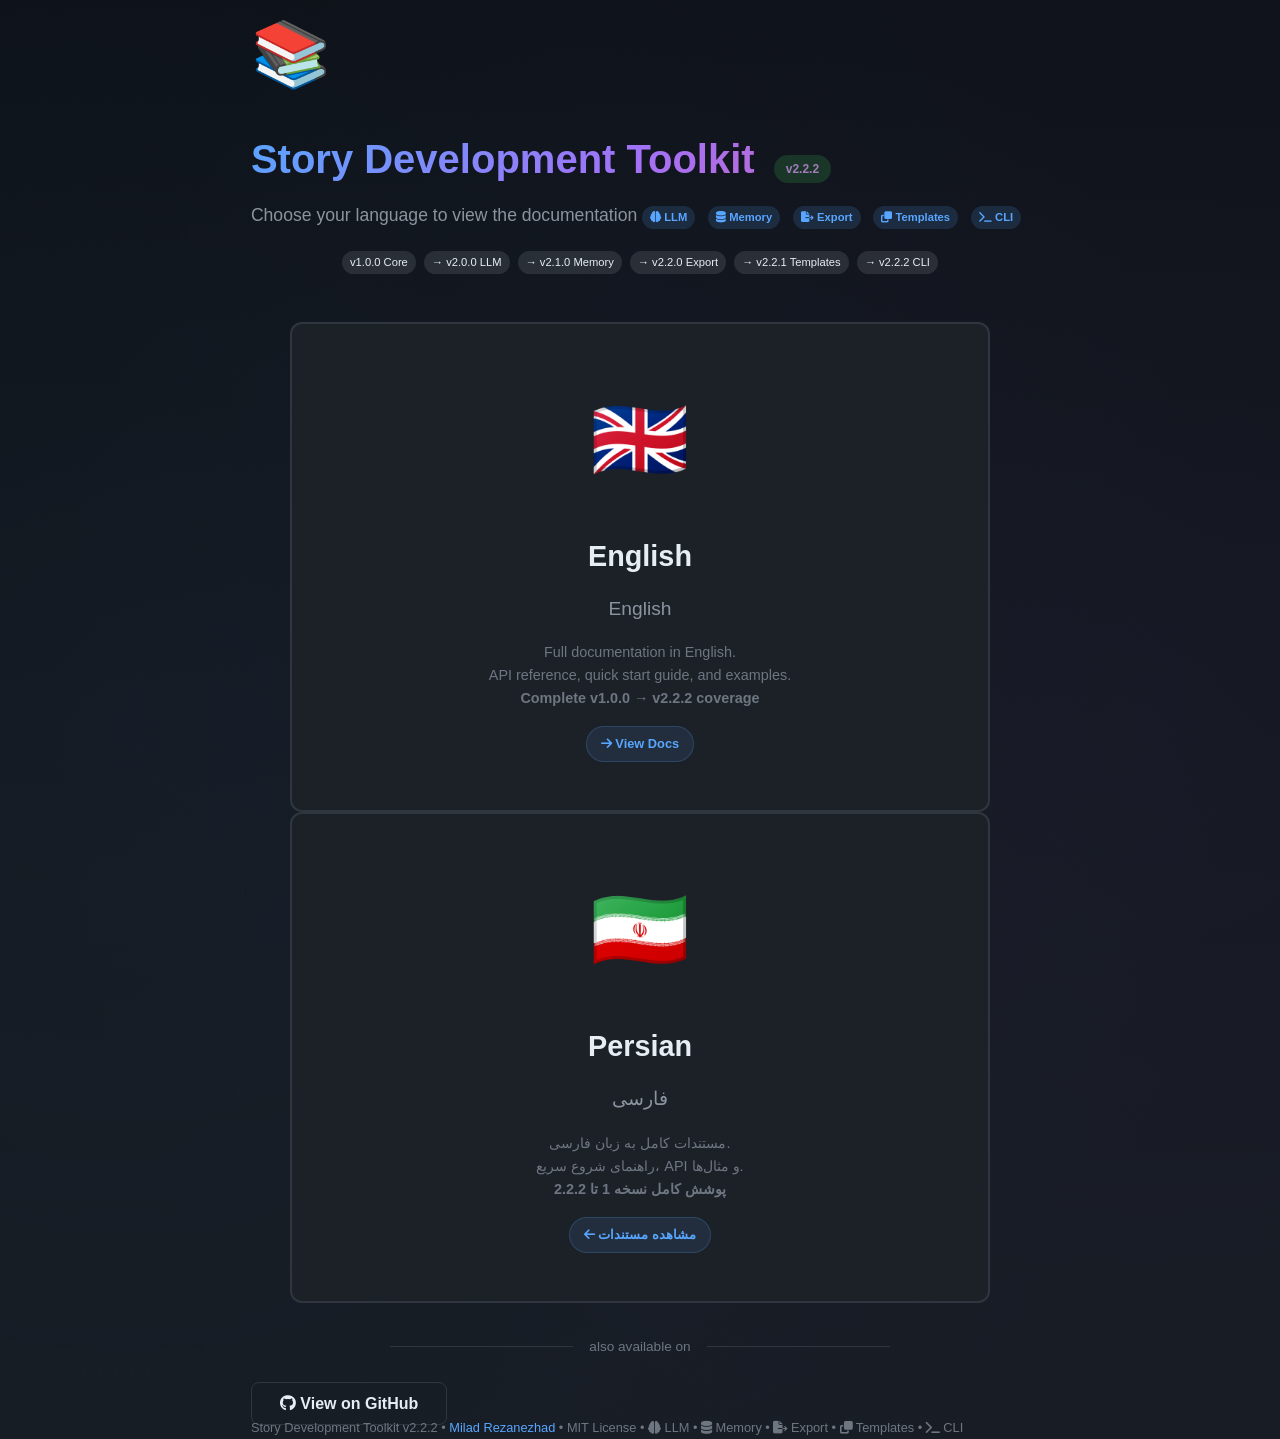
<file: docs/index.html>
<!DOCTYPE html>
<html lang="en" dir="ltr">
<head>
    <meta charset="UTF-8">
    <meta name="viewport" content="width=device-width, initial-scale=1.0">
    <title>Story Development Toolkit v2.2.3 - Documentation</title>

    <!-- Bootstrap -->
    <link rel="stylesheet" href="https://lib.arvancloud.ir/bootstrap/5.2.3/css/bootstrap.css">
    <!-- Font Awesome -->
    <link rel="stylesheet" href="https://lib.arvancloud.ir/font-awesome/6.3.0/css/all.min.css">
    <!-- Custom Styles (English) -->
    <link rel="stylesheet" href="eng/styles.css">

    <style>
        .lang-select-section {
            min-height: 100vh;
            display: flex;
            align-items: center;
            justify-content: center;
            background: linear-gradient(180deg, #0d1117 0%, #161b22 100%);
            position: relative;
            overflow: hidden;
        }

        .lang-select-section::before {
            content: '';
            position: absolute;
            top: -50%;
            left: -50%;
            width: 200%;
            height: 200%;
            background: radial-gradient(circle at 30% 50%, rgba(88, 166, 255, 0.04) 0%, transparent 50%),
                        radial-gradient(circle at 70% 50%, rgba(163, 113, 247, 0.04) 0%, transparent 50%);
            animation: heroGlow 10s ease-in-out infinite;
        }

        @keyframes heroGlow {
            0%, 100% { transform: rotate(0deg); }
            50% { transform: rotate(180deg); }
        }

        .lang-card {
            background: var(--bg-card);
            border: 2px solid var(--border);
            border-radius: var(--radius);
            padding: 3rem 2rem;
            text-align: center;
            text-decoration: none;
            transition: all 0.3s ease;
            position: relative;
            overflow: hidden;
            display: block;
            height: 100%;
        }

        .lang-card::before {
            content: '';
            position: absolute;
            top: 0;
            left: 0;
            right: 0;
            height: 3px;
            background: linear-gradient(90deg, #58a6ff, #a371f7, #db61a2);
            opacity: 0;
            transition: opacity 0.3s ease;
        }

        .lang-card:hover {
            transform: translateY(-8px);
            box-shadow: 0 20px 50px rgba(0, 0, 0, 0.4);
            border-color: var(--accent);
            text-decoration: none;
            color: var(--text-primary);
        }

        .lang-card:hover::before {
            opacity: 1;
        }

        .lang-flag {
            font-size: 5rem;
            margin-bottom: 1.5rem;
            display: block;
            animation: float 3s ease-in-out infinite;
        }

        .lang-card:hover .lang-flag {
            animation: bounce 0.6s ease;
        }

        @keyframes bounce {
            0%, 100% { transform: translateY(0); }
            40% { transform: translateY(-15px); }
            60% { transform: translateY(-5px); }
        }

        .lang-name {
            font-size: 1.8rem;
            font-weight: 700;
            margin-bottom: 0.75rem;
            color: var(--text-primary);
        }

        .lang-native {
            font-size: 1.2rem;
            color: var(--text-secondary);
            margin-bottom: 1rem;
        }

        .lang-desc {
            font-size: 0.9rem;
            color: var(--text-muted);
            line-height: 1.6;
        }

        .lang-badge {
            display: inline-block;
            padding: 6px 14px;
            border-radius: 20px;
            font-size: 0.8rem;
            font-weight: 600;
            margin-top: 1rem;
            background: rgba(88, 166, 255, 0.1);
            color: var(--accent);
            border: 1px solid rgba(88, 166, 255, 0.2);
        }

        .version-badge {
            display: inline-block;
            background: rgba(63, 185, 80, 0.2);
            color: var(--green);
            padding: 4px 12px;
            border-radius: 20px;
            font-size: 0.75rem;
            font-weight: 600;
            margin-left: 8px;
        }

        .logo-section {
            position: relative;
            z-index: 1;
            margin-bottom: 3rem;
        }

        .logo-icon {
            font-size: 4rem;
            margin-bottom: 1rem;
            animation: float 3s ease-in-out infinite;
        }

        .logo-title {
            font-size: 2.5rem;
            font-weight: 900;
            background: linear-gradient(135deg, #58a6ff, #a371f7, #db61a2);
            -webkit-background-clip: text;
            -webkit-text-fill-color: transparent;
            background-clip: text;
        }

        .logo-subtitle {
            color: var(--text-secondary);
            font-size: 1.1rem;
            margin-top: 0.5rem;
        }

        .divider-text {
            display: flex;
            align-items: center;
            gap: 1rem;
            color: var(--text-muted);
            font-size: 0.85rem;
            margin: 1.5rem 0;
        }

        .divider-text::before,
        .divider-text::after {
            content: '';
            flex: 1;
            height: 1px;
            background: var(--border);
        }

        .feature-badge {
            display: inline-block;
            background: rgba(88, 166, 255, 0.15);
            color: #58a6ff;
            padding: 2px 8px;
            border-radius: 12px;
            font-size: 0.7rem;
            font-weight: 600;
            margin-right: 8px;
        }

        .footer-note {
            color: var(--text-muted);
            font-size: 0.8rem;
        }

        .footer-note a {
            color: var(--accent);
            text-decoration: none;
        }

        .footer-note a:hover {
            text-decoration: underline;
        }

        .version-strip {
            display: flex;
            justify-content: center;
            gap: 8px;
            flex-wrap: wrap;
            margin-top: 20px;
        }
        .version-strip span {
            font-size: 0.7rem;
            padding: 2px 8px;
            border-radius: 12px;
            background: rgba(255,255,255,0.1);
        }
    </style>
</head>
<body>

    <!-- Language Selection -->
    <section class="lang-select-section">
        <div class="container text-center" style="position:relative;z-index:1;">

            <!-- Logo -->
            <div class="logo-section">
                <div class="logo-icon">📚</div>
                <h1 class="logo-title">
                    Story Development Toolkit 
                    <span class="version-badge">v2.2.2</span>
                </h1>
                <p class="logo-subtitle">
                    Choose your language to view the documentation 
                    <span class="feature-badge"><i class="fa-solid fa-brain"></i> LLM</span>
                    <span class="feature-badge"><i class="fa-solid fa-database"></i> Memory</span>
                    <span class="feature-badge"><i class="fa-solid fa-file-export"></i> Export</span>
                    <span class="feature-badge"><i class="fa-solid fa-clone"></i> Templates</span>
                    <span class="feature-badge"><i class="fa-solid fa-terminal"></i> CLI</span>
                </p>
                <div class="version-strip">
                    <span>v1.0.0 Core</span>
                    <span>→ v2.0.0 LLM</span>
                    <span>→ v2.1.0 Memory</span>
                    <span>→ v2.2.0 Export</span>
                    <span>→ v2.2.1 Templates</span>
                    <span>→ v2.2.2 CLI</span>
                </div>
            </div>

            <!-- Language Cards -->
            <div class="row g-4 justify-content-center" style="max-width:700px;margin:0 auto;">
                <!-- English -->
                <div class="col-sm-6">
                    <a href="eng/index.html" class="lang-card">
                        <span class="lang-flag">🇬🇧</span>
                        <h2 class="lang-name">English</h2>
                        <p class="lang-native">English</p>
                        <p class="lang-desc">
                            Full documentation in English.<br>
                            API reference, quick start guide, and examples.<br>
                            <strong>Complete v1.0.0 → v2.2.2 coverage</strong>
                        </p>
                        <span class="lang-badge">
                            <i class="fa-solid fa-arrow-right"></i> View Docs
                        </span>
                    </a>
                </div>

                <!-- Persian -->
                <div class="col-sm-6">
                    <a href="fa-ir/index.html" class="lang-card">
                        <span class="lang-flag">🇮🇷</span>
                        <h2 class="lang-name">Persian</h2>
                        <p class="lang-native">فارسی</p>
                        <p class="lang-desc">
                            مستندات کامل به زبان فارسی.<br>
                            راهنمای شروع سریع، API و مثال‌ها.<br>
                            <strong>پوشش کامل نسخه 1 تا 2.2.2</strong>
                        </p>
                        <span class="lang-badge">
                            <i class="fa-solid fa-arrow-left"></i> مشاهده مستندات
                        </span>
                    </a>
                </div>
            </div>

            <!-- Divider -->
            <div class="divider-text" style="max-width:500px;margin:2rem auto;">
                also available on
            </div>

            <!-- GitHub Link -->
            <div>
                <a href="https://github.com/miladrezanezhad/story-toolkit" 
                   class="btn btn-outline-custom" target="_blank">
                    <i class="fa-brands fa-github"></i> View on GitHub
                </a>
            </div>

            <!-- Footer Note -->
            <p class="footer-note mt-4">
                Story Development Toolkit v2.2.2 • 
                <a href="https://github.com/miladrezanezhad">Milad Rezanezhad</a> • 
                MIT License • 
                <i class="fa-solid fa-brain"></i> LLM • 
                <i class="fa-solid fa-database"></i> Memory • 
                <i class="fa-solid fa-file-export"></i> Export • 
                <i class="fa-solid fa-clone"></i> Templates • 
                <i class="fa-solid fa-terminal"></i> CLI
            </p>

        </div>
    </section>

    <!-- Bootstrap JS -->
    <script src="https://lib.arvancloud.ir/bootstrap/5.2.3/js/bootstrap.js"></script>
</body>
</html>
</file>
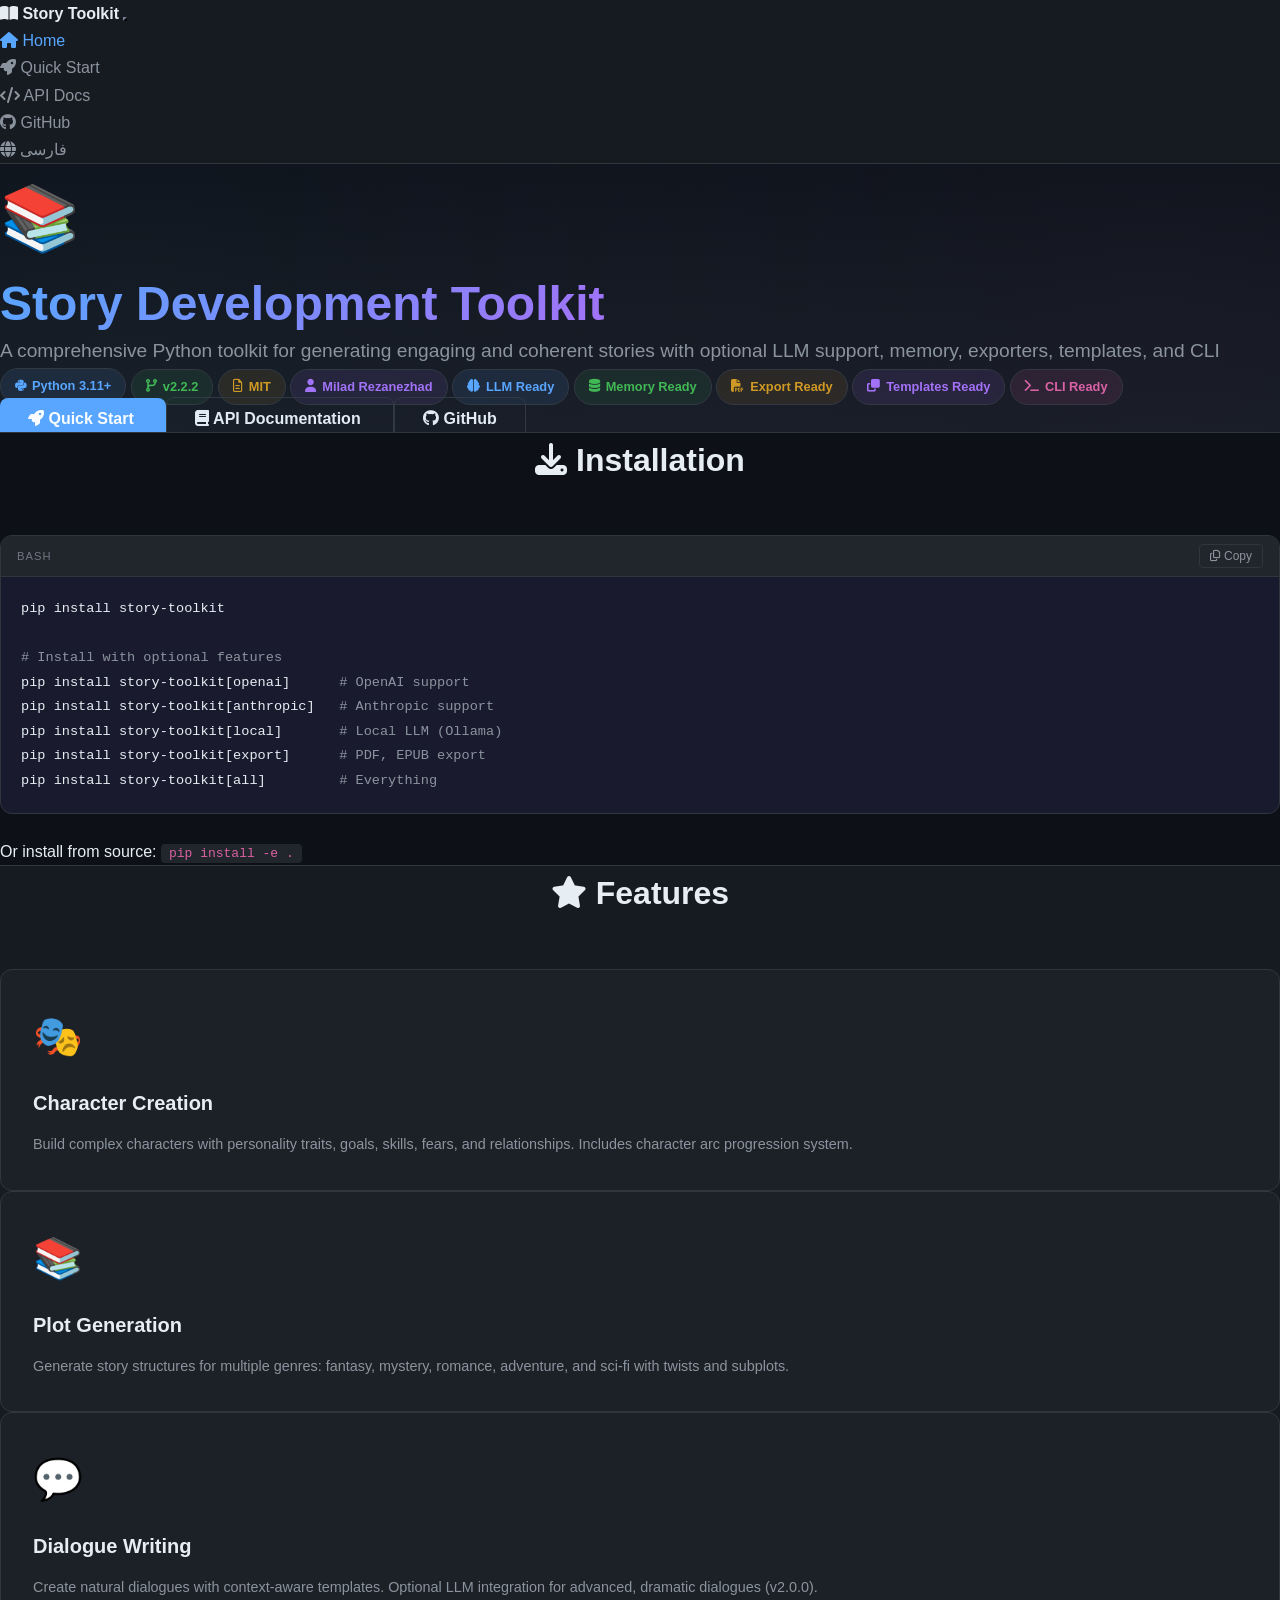
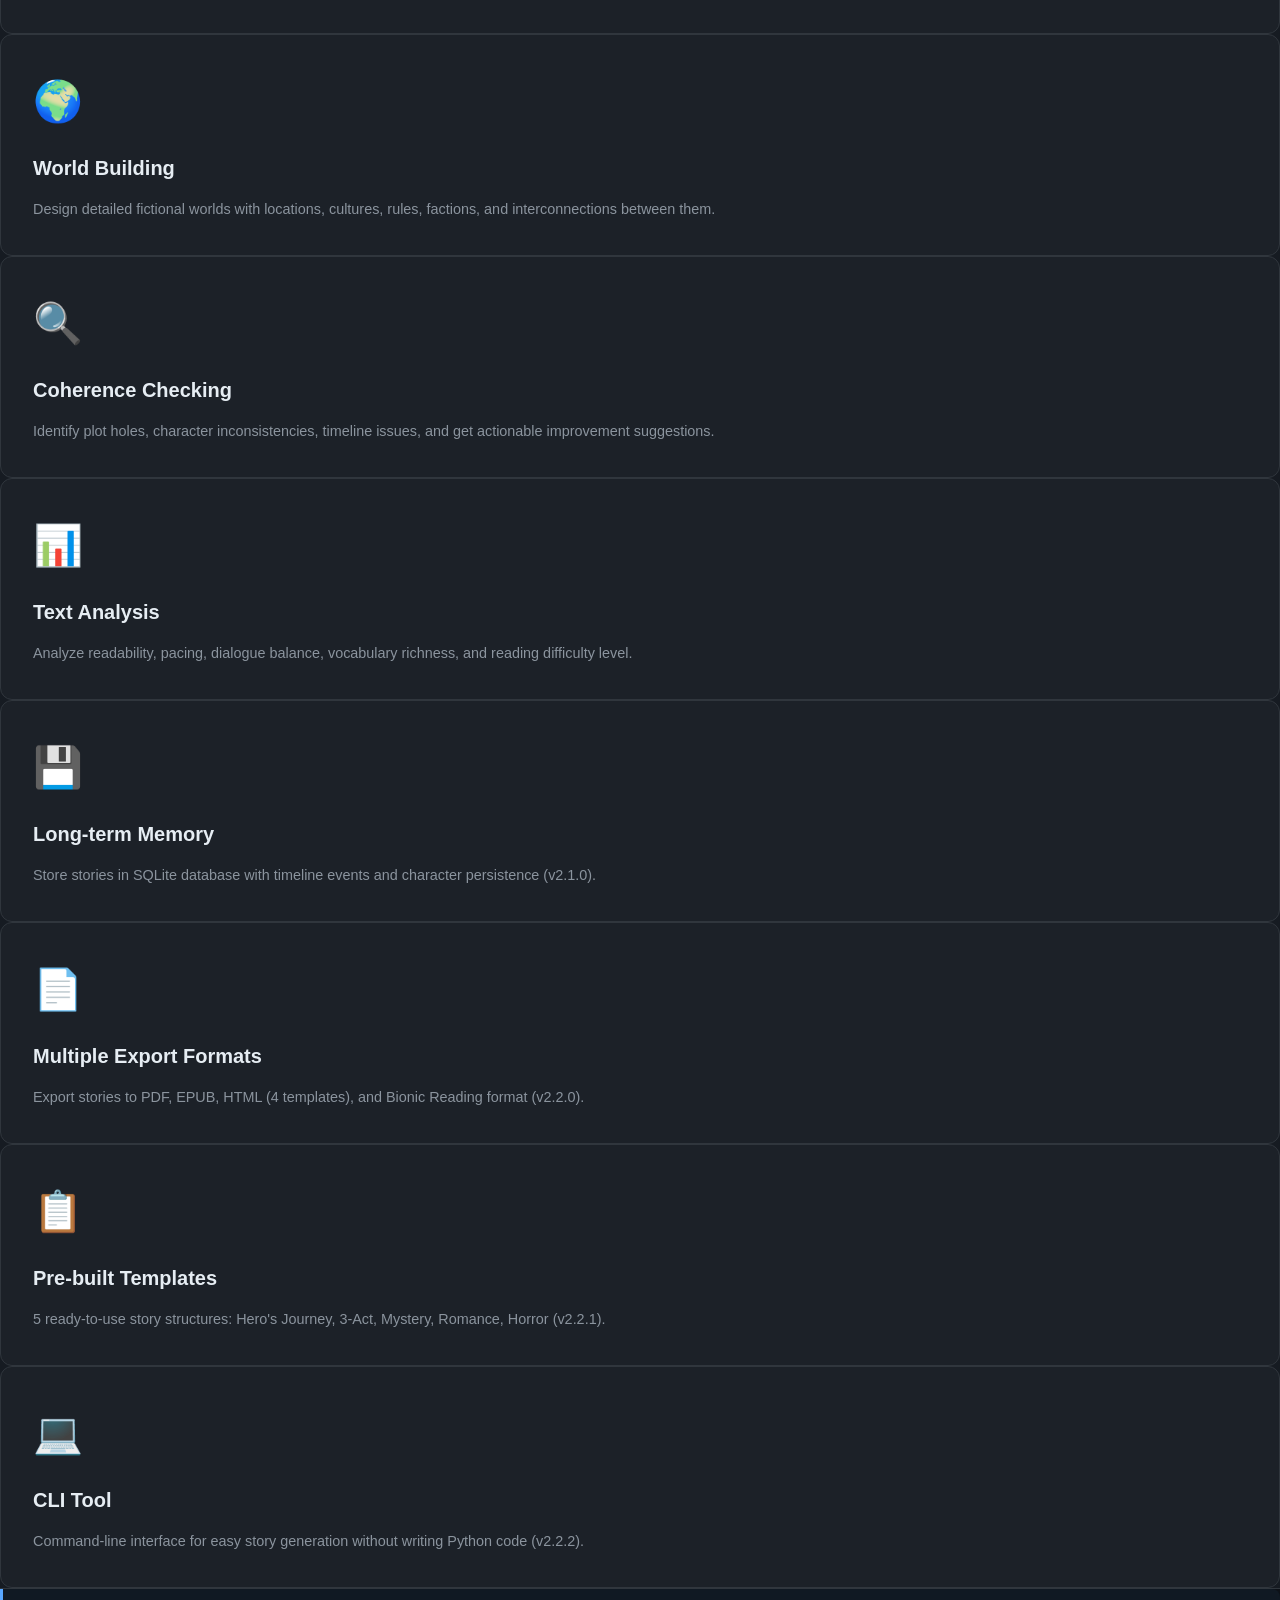
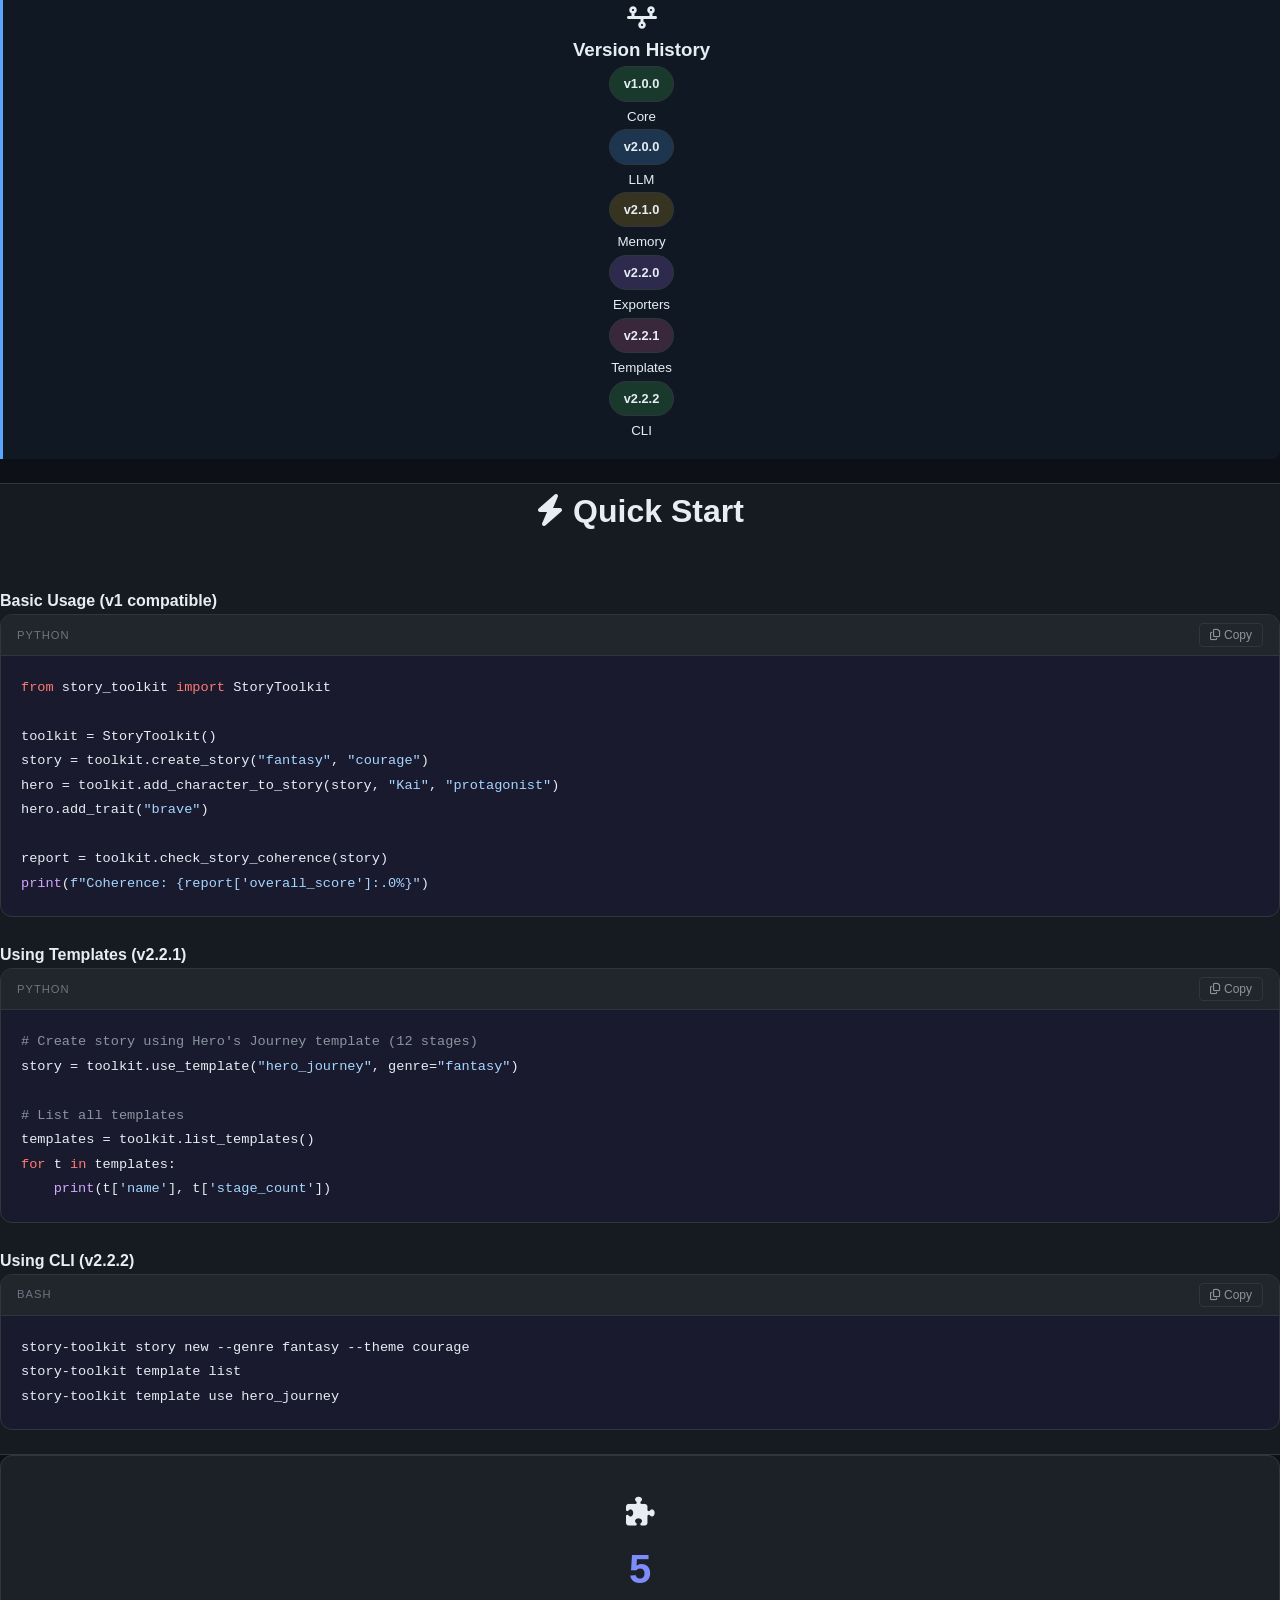
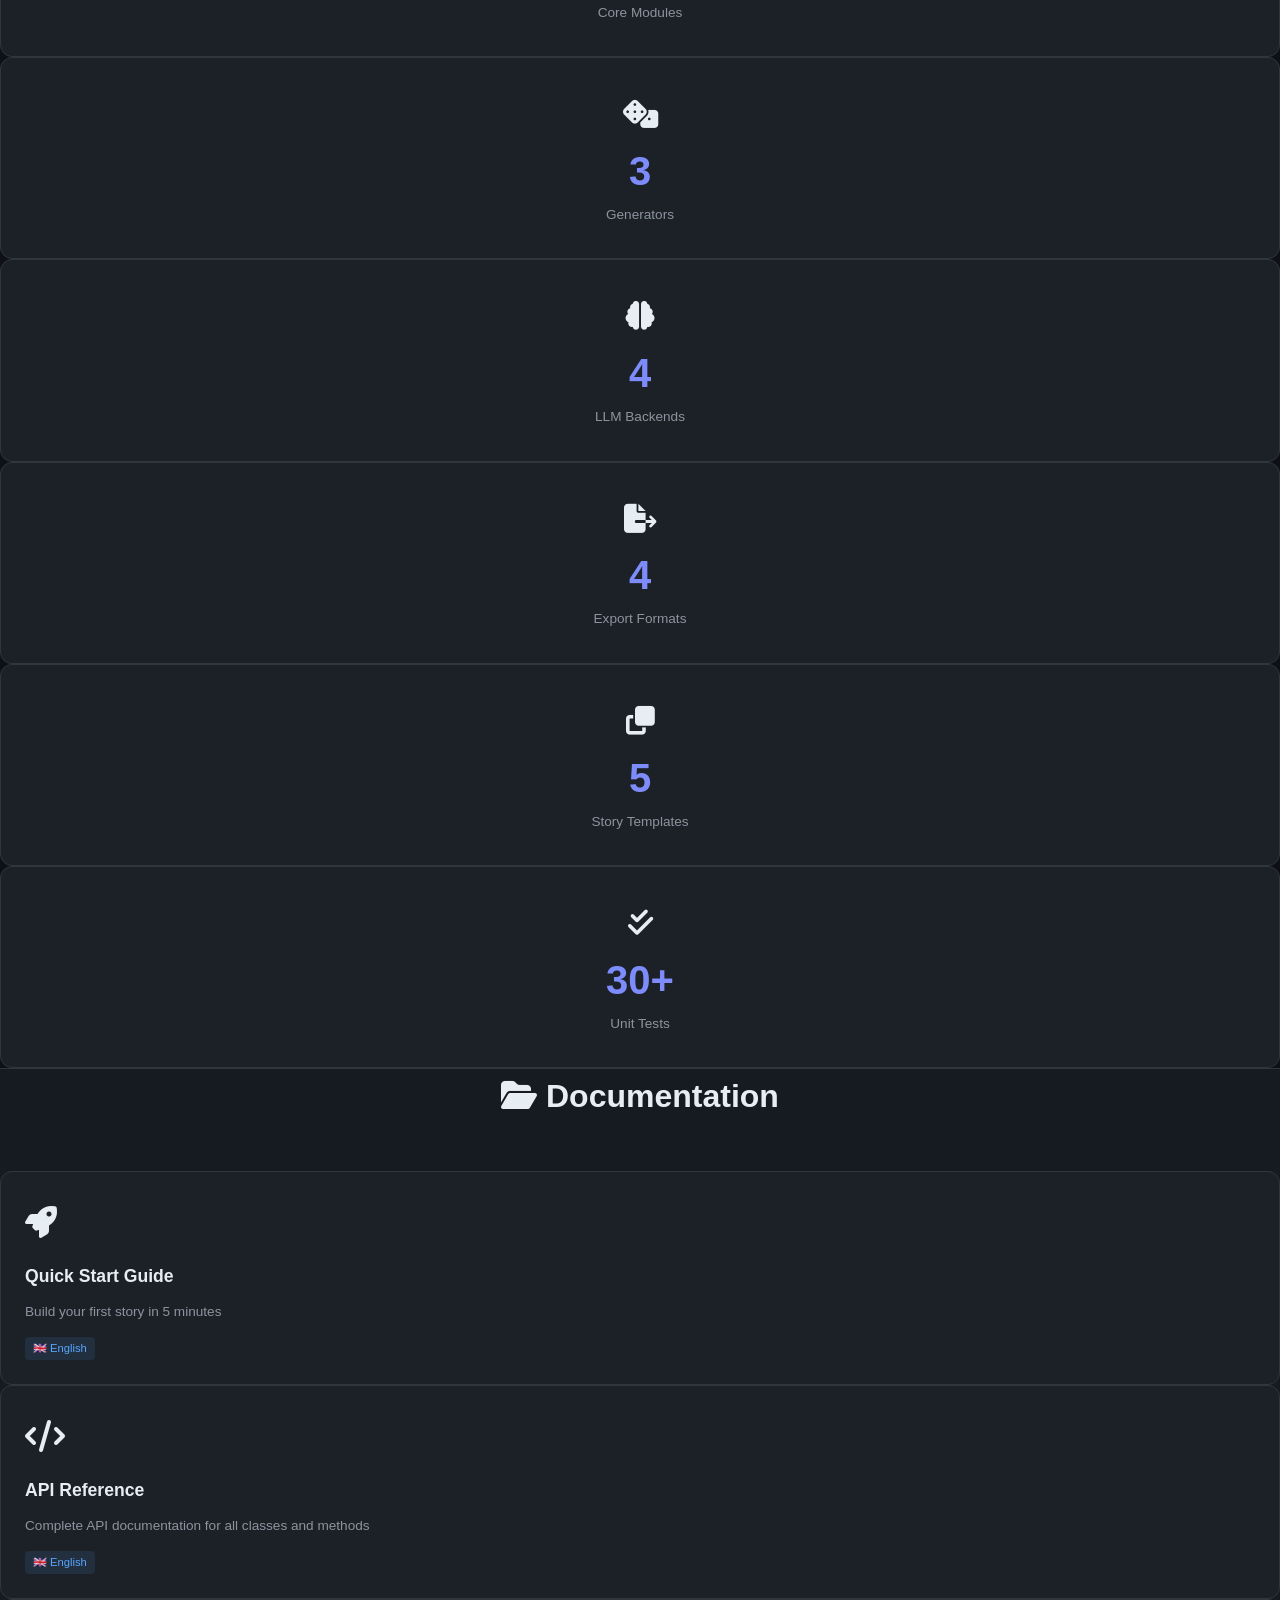
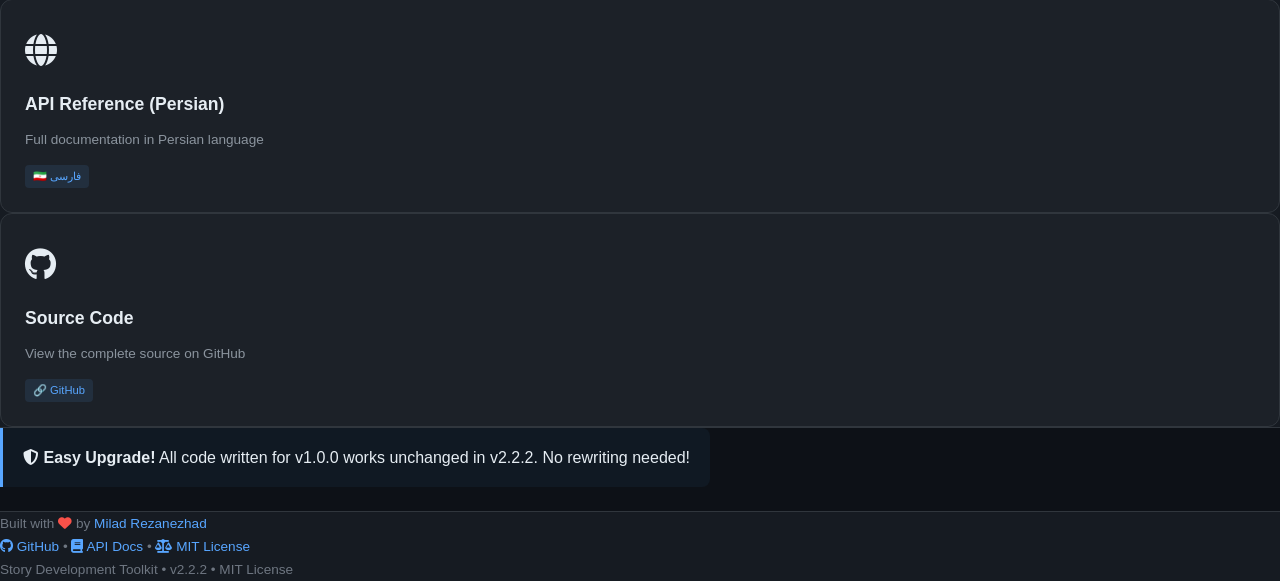
<file: docs/eng/index.html>
<!DOCTYPE html>
<html lang="en" dir="ltr">
<head>
    <meta charset="UTF-8">
    <meta name="viewport" content="width=device-width, initial-scale=1.0">
    <title>Story Development Toolkit v2.2.2 - Generate Engaging Stories with Python</title>

    <!-- Bootstrap -->
    <link rel="stylesheet" href="https://lib.arvancloud.ir/bootstrap/5.2.3/css/bootstrap.css">
    <!-- Font Awesome -->
    <link rel="stylesheet" href="https://lib.arvancloud.ir/font-awesome/6.3.0/css/all.min.css">
    <!-- Custom Styles -->
    <link rel="stylesheet" href="styles.css">
</head>
<body>

    <!-- Navbar -->
    <nav class="navbar navbar-expand-lg sticky-top">
        <div class="container">
            <a class="navbar-brand" href="index.html">
                <i class="fa-solid fa-book-open"></i> Story Toolkit
            </a>
            <button class="navbar-toggler" type="button" data-bs-toggle="collapse" data-bs-target="#navbarNav"
                    style="border-color:var(--border);">
                <span class="navbar-toggler-icon" style="filter:invert(1);"></span>
            </button>
            <div class="collapse navbar-collapse" id="navbarNav">
                <ul class="navbar-nav ms-auto mb-2 mb-lg-0">
                    <li class="nav-item">
                        <a class="nav-link active" href="index.html"><i class="fa-solid fa-house"></i> Home</a>
                    </li>
                    <li class="nav-item">
                        <a class="nav-link" href="quickstart.html"><i class="fa-solid fa-rocket"></i> Quick Start</a>
                    </li>
                    <li class="nav-item">
                        <a class="nav-link" href="api.html"><i class="fa-solid fa-code"></i> API Docs</a>
                    </li>
                    <li class="nav-item">
                        <a class="nav-link" href="https://github.com/miladrezanezhad/story-toolkit" target="_blank">
                            <i class="fa-brands fa-github"></i> GitHub
                        </a>
                    </li>
                    <li class="nav-item">
                        <a class="nav-link" href="../fa-ir/index.html"><i class="fa-solid fa-globe"></i> فارسی</a>
                    </li>
                </ul>
            </div>
        </div>
    </nav>

    <!-- Hero Section -->
    <section class="hero-section py-5">
        <div class="container text-center py-5">
            <div class="hero-logo mb-4">📚</div>
            <h1 class="hero-title mb-3">Story Development Toolkit</h1>
            <p class="hero-subtitle mb-4">
                A comprehensive Python toolkit for generating engaging and coherent stories with optional LLM support, memory, exporters, templates, and CLI
            </p>

            <div class="d-flex justify-content-center gap-2 flex-wrap mb-4">
                <span class="badge-custom badge-python"><i class="fa-brands fa-python"></i> Python 3.11+</span>
                <span class="badge-custom badge-version"><i class="fa-solid fa-code-branch"></i> v2.2.2</span>
                <span class="badge-custom badge-license"><i class="fa-regular fa-file-lines"></i> MIT</span>
                <span class="badge-custom badge-author"><i class="fa-solid fa-user"></i> Milad Rezanezhad</span>
                <span class="badge-custom" style="background:rgba(88,166,255,0.1);color:#58a6ff;"><i class="fa-solid fa-brain"></i> LLM Ready</span>
                <span class="badge-custom" style="background:rgba(63,185,80,0.1);color:#3fb950;"><i class="fa-solid fa-database"></i> Memory Ready</span>
                <span class="badge-custom" style="background:rgba(210,153,29,0.1);color:#d2991d;"><i class="fa-solid fa-file-pdf"></i> Export Ready</span>
                <span class="badge-custom" style="background:rgba(163,113,247,0.1);color:#a371f7;"><i class="fa-solid fa-clone"></i> Templates Ready</span>
                <span class="badge-custom" style="background:rgba(219,97,162,0.1);color:#db61a2;"><i class="fa-solid fa-terminal"></i> CLI Ready</span>
            </div>

            <div class="d-flex justify-content-center gap-3 flex-wrap">
                <a href="quickstart.html" class="btn btn-primary-custom">
                    <i class="fa-solid fa-rocket"></i> Quick Start
                </a>
                <a href="api.html" class="btn btn-outline-custom">
                    <i class="fa-solid fa-book"></i> API Documentation
                </a>
                <a href="https://github.com/miladrezanezhad/story-toolkit" class="btn btn-outline-custom" target="_blank">
                    <i class="fa-brands fa-github"></i> GitHub
                </a>
            </div>
        </div>
    </section>

    <!-- Installation -->
    <section class="py-5">
        <div class="container">
            <h2 class="section-title"><i class="fa-solid fa-download"></i> Installation</h2>
            <div class="row justify-content-center">
                <div class="col-lg-8">
                    <div class="code-block-wrapper">
                        <div class="code-block-header">
                            <span class="lang-label">bash</span>
                            <button class="copy-btn" onclick="copyCode(this)">
                                <i class="fa-regular fa-copy"></i> Copy
                            </button>
                        </div>
                        <div class="code-block-body">
                            <pre><code>pip install story-toolkit

<span class="cm"># Install with optional features</span>
pip install story-toolkit[openai]      <span class="cm"># OpenAI support</span>
pip install story-toolkit[anthropic]   <span class="cm"># Anthropic support</span>
pip install story-toolkit[local]       <span class="cm"># Local LLM (Ollama)</span>
pip install story-toolkit[export]      <span class="cm"># PDF, EPUB export</span>
pip install story-toolkit[all]         <span class="cm"># Everything</span></code></pre>
                        </div>
                    </div>
                    <p class="text-center text-muted mt-3">
                        Or install from source: <code style="background:var(--bg-tertiary);padding:2px 8px;border-radius:4px;color:var(--pink);">pip install -e .</code>
                    </p>
                </div>
            </div>
        </div>
    </section>

    <!-- Features -->
    <section class="py-5 bg-dark-section">
        <div class="container">
            <h2 class="section-title"><i class="fa-solid fa-star"></i> Features</h2>
            <div class="row g-4">
                <div class="col-md-6 col-lg-4">
                    <div class="feature-card">
                        <div class="feature-icon">🎭</div>
                        <h3>Character Creation</h3>
                        <p>Build complex characters with personality traits, goals, skills, fears, and relationships. Includes character arc progression system.</p>
                    </div>
                </div>
                <div class="col-md-6 col-lg-4">
                    <div class="feature-card">
                        <div class="feature-icon">📚</div>
                        <h3>Plot Generation</h3>
                        <p>Generate story structures for multiple genres: fantasy, mystery, romance, adventure, and sci-fi with twists and subplots.</p>
                    </div>
                </div>
                <div class="col-md-6 col-lg-4">
                    <div class="feature-card">
                        <div class="feature-icon">💬</div>
                        <h3>Dialogue Writing</h3>
                        <p>Create natural dialogues with context-aware templates. Optional LLM integration for advanced, dramatic dialogues (v2.0.0).</p>
                    </div>
                </div>
                <div class="col-md-6 col-lg-4">
                    <div class="feature-card">
                        <div class="feature-icon">🌍</div>
                        <h3>World Building</h3>
                        <p>Design detailed fictional worlds with locations, cultures, rules, factions, and interconnections between them.</p>
                    </div>
                </div>
                <div class="col-md-6 col-lg-4">
                    <div class="feature-card">
                        <div class="feature-icon">🔍</div>
                        <h3>Coherence Checking</h3>
                        <p>Identify plot holes, character inconsistencies, timeline issues, and get actionable improvement suggestions.</p>
                    </div>
                </div>
                <div class="col-md-6 col-lg-4">
                    <div class="feature-card">
                        <div class="feature-icon">📊</div>
                        <h3>Text Analysis</h3>
                        <p>Analyze readability, pacing, dialogue balance, vocabulary richness, and reading difficulty level.</p>
                    </div>
                </div>
                <div class="col-md-6 col-lg-4">
                    <div class="feature-card">
                        <div class="feature-icon">💾</div>
                        <h3>Long-term Memory</h3>
                        <p>Store stories in SQLite database with timeline events and character persistence (v2.1.0).</p>
                    </div>
                </div>
                <div class="col-md-6 col-lg-4">
                    <div class="feature-card">
                        <div class="feature-icon">📄</div>
                        <h3>Multiple Export Formats</h3>
                        <p>Export stories to PDF, EPUB, HTML (4 templates), and Bionic Reading format (v2.2.0).</p>
                    </div>
                </div>
                <div class="col-md-6 col-lg-4">
                    <div class="feature-card">
                        <div class="feature-icon">📋</div>
                        <h3>Pre-built Templates</h3>
                        <p>5 ready-to-use story structures: Hero's Journey, 3-Act, Mystery, Romance, Horror (v2.2.1).</p>
                    </div>
                </div>
                <div class="col-md-6 col-lg-4">
                    <div class="feature-card">
                        <div class="feature-icon">💻</div>
                        <h3>CLI Tool</h3>
                        <p>Command-line interface for easy story generation without writing Python code (v2.2.2).</p>
                    </div>
                </div>
            </div>
        </div>
    </section>

    <!-- Version Timeline -->
    <section class="py-5">
        <div class="container">
            <div class="row justify-content-center">
                <div class="col-lg-10">
                    <div class="note" style="text-align:center;">
                        <i class="fa-solid fa-timeline" style="font-size:1.5rem;"></i>
                        <h3>Version History</h3>
                        <div class="row mt-3">
                            <div class="col-md-2 col-6"><span class="badge-custom" style="background:rgba(63,185,80,0.2);">v1.0.0</span><br><small>Core</small></div>
                            <div class="col-md-2 col-6"><span class="badge-custom" style="background:rgba(88,166,255,0.2);">v2.0.0</span><br><small>LLM</small></div>
                            <div class="col-md-2 col-6"><span class="badge-custom" style="background:rgba(210,153,29,0.2);">v2.1.0</span><br><small>Memory</small></div>
                            <div class="col-md-2 col-6"><span class="badge-custom" style="background:rgba(163,113,247,0.2);">v2.2.0</span><br><small>Exporters</small></div>
                            <div class="col-md-2 col-6"><span class="badge-custom" style="background:rgba(219,97,162,0.2);">v2.2.1</span><br><small>Templates</small></div>
                            <div class="col-md-2 col-6"><span class="badge-custom" style="background:rgba(63,185,80,0.2);">v2.2.2</span><br><small>CLI</small></div>
                        </div>
                    </div>
                </div>
            </div>
        </div>
    </section>

    <!-- Quick Start Preview -->
    <section class="py-5 bg-dark-section">
        <div class="container">
            <h2 class="section-title"><i class="fa-solid fa-bolt"></i> Quick Start</h2>
            <div class="row justify-content-center">
                <div class="col-lg-8">
                    <h4 class="mb-3">Basic Usage (v1 compatible)</h4>
                    <div class="code-block-wrapper">
                        <div class="code-block-header">
                            <span class="lang-label">python</span>
                            <button class="copy-btn" onclick="copyCode(this)">
                                <i class="fa-regular fa-copy"></i> Copy
                            </button>
                        </div>
                        <div class="code-block-body">
                            <pre><code><span class="kw">from</span> story_toolkit <span class="kw">import</span> StoryToolkit

toolkit = StoryToolkit()
story = toolkit.create_story(<span class="str">"fantasy"</span>, <span class="str">"courage"</span>)
hero = toolkit.add_character_to_story(story, <span class="str">"Kai"</span>, <span class="str">"protagonist"</span>)
hero.add_trait(<span class="str">"brave"</span>)

report = toolkit.check_story_coherence(story)
<span class="fn">print</span>(<span class="str">f"Coherence: {report['overall_score']:.0%}"</span>)</code></pre>
                        </div>
                    </div>

                    <h4 class="mb-3 mt-5">Using Templates (v2.2.1)</h4>
                    <div class="code-block-wrapper">
                        <div class="code-block-header">
                            <span class="lang-label">python</span>
                            <button class="copy-btn" onclick="copyCode(this)">
                                <i class="fa-regular fa-copy"></i> Copy
                            </button>
                        </div>
                        <div class="code-block-body">
                            <pre><code><span class="cm"># Create story using Hero's Journey template (12 stages)</span>
story = toolkit.use_template(<span class="str">"hero_journey"</span>, genre=<span class="str">"fantasy"</span>)

<span class="cm"># List all templates</span>
templates = toolkit.list_templates()
<span class="kw">for</span> t <span class="kw">in</span> templates:
    <span class="fn">print</span>(t[<span class="str">'name'</span>], t[<span class="str">'stage_count'</span>])</code></pre>
                        </div>
                    </div>

                    <h4 class="mb-3 mt-5">Using CLI (v2.2.2)</h4>
                    <div class="code-block-wrapper">
                        <div class="code-block-header">
                            <span class="lang-label">bash</span>
                            <button class="copy-btn" onclick="copyCode(this)">
                                <i class="fa-regular fa-copy"></i> Copy
                            </button>
                        </div>
                        <div class="code-block-body">
                            <pre><code>story-toolkit story new --genre fantasy --theme courage
story-toolkit template list
story-toolkit template use hero_journey</code></pre>
                        </div>
                    </div>
                </div>
            </div>
        </div>
    </section>

    <!-- Stats -->
    <section class="py-5">
        <div class="container">
            <div class="row g-4">
                <div class="col-6 col-md">
                    <div class="stat-item">
                        <div class="stat-icon"><i class="fa-solid fa-puzzle-piece"></i></div>
                        <div class="stat-number">5</div>
                        <div class="stat-label">Core Modules</div>
                    </div>
                </div>
                <div class="col-6 col-md">
                    <div class="stat-item">
                        <div class="stat-icon"><i class="fa-solid fa-dice"></i></div>
                        <div class="stat-number">3</div>
                        <div class="stat-label">Generators</div>
                    </div>
                </div>
                <div class="col-6 col-md">
                    <div class="stat-item">
                        <div class="stat-icon"><i class="fa-solid fa-brain"></i></div>
                        <div class="stat-number">4</div>
                        <div class="stat-label">LLM Backends</div>
                    </div>
                </div>
                <div class="col-6 col-md">
                    <div class="stat-item">
                        <div class="stat-icon"><i class="fa-solid fa-file-export"></i></div>
                        <div class="stat-number">4</div>
                        <div class="stat-label">Export Formats</div>
                    </div>
                </div>
                <div class="col-6 col-md">
                    <div class="stat-item">
                        <div class="stat-icon"><i class="fa-solid fa-clone"></i></div>
                        <div class="stat-number">5</div>
                        <div class="stat-label">Story Templates</div>
                    </div>
                </div>
                <div class="col-12 col-md">
                    <div class="stat-item">
                        <div class="stat-icon"><i class="fa-solid fa-check-double"></i></div>
                        <div class="stat-number">30+</div>
                        <div class="stat-label">Unit Tests</div>
                    </div>
                </div>
            </div>
        </div>
    </section>

    <!-- Documentation Links -->
    <section class="py-5 bg-dark-section">
        <div class="container">
            <h2 class="section-title"><i class="fa-solid fa-folder-open"></i> Documentation</h2>
            <div class="row g-4">
                <div class="col-md-6 col-lg-3">
                    <a href="quickstart.html" class="doc-card">
                        <div class="doc-icon"><i class="fa-solid fa-rocket"></i></div>
                        <h3>Quick Start Guide</h3>
                        <p>Build your first story in 5 minutes</p>
                        <span class="lang-tag">🇬🇧 English</span>
                    </a>
                </div>
                <div class="col-md-6 col-lg-3">
                    <a href="api.html" class="doc-card">
                        <div class="doc-icon"><i class="fa-solid fa-code"></i></div>
                        <h3>API Reference</h3>
                        <p>Complete API documentation for all classes and methods</p>
                        <span class="lang-tag">🇬🇧 English</span>
                    </a>
                </div>
                <div class="col-md-6 col-lg-3">
                    <a href="../fa-ir/api.html" class="doc-card">
                        <div class="doc-icon"><i class="fa-solid fa-globe"></i></div>
                        <h3>API Reference (Persian)</h3>
                        <p>Full documentation in Persian language</p>
                        <span class="lang-tag">🇮🇷 فارسی</span>
                    </a>
                </div>
                <div class="col-md-6 col-lg-3">
                    <a href="https://github.com/miladrezanezhad/story-toolkit" class="doc-card" target="_blank">
                        <div class="doc-icon"><i class="fa-brands fa-github"></i></div>
                        <h3>Source Code</h3>
                        <p>View the complete source on GitHub</p>
                        <span class="lang-tag">🔗 GitHub</span>
                    </a>
                </div>
            </div>
        </div>
    </section>

    <!-- Backward Compatibility Note -->
    <section class="py-4">
        <div class="container text-center">
            <div class="note d-inline-block" style="display: inline-block; text-align: center;">
                <i class="fa-solid fa-shield-alt"></i>
                <strong>Easy Upgrade!</strong> All code written for v1.0.0 works unchanged in v2.2.2. No rewriting needed!
            </div>
        </div>
    </section>

    <!-- Footer -->
    <footer class="footer py-4">
        <div class="container text-center">
            <p class="mb-2">
                Built with <i class="fa-solid fa-heart" style="color:var(--red);"></i> by
                <a href="https://github.com/miladrezanezhad">Milad Rezanezhad</a>
            </p>
            <div class="d-flex justify-content-center gap-3 flex-wrap">
                <a href="https://github.com/miladrezanezhad/story-toolkit"><i class="fa-brands fa-github"></i> GitHub</a>
                <span class="text-muted">•</span>
                <a href="api.html"><i class="fa-solid fa-book"></i> API Docs</a>
                <span class="text-muted">•</span>
                <a href="#"><i class="fa-solid fa-scale-balanced"></i> MIT License</a>
            </div>
            <p class="mt-2 text-muted">Story Development Toolkit • v2.2.2 • MIT License</p>
        </div>
    </footer>

    <!-- Bootstrap JS -->
    <script src="https://lib.arvancloud.ir/bootstrap/5.2.3/js/bootstrap.js"></script>
    <!-- Custom Script -->
    <script src="script.js"></script>
</body>
</html>
</file>
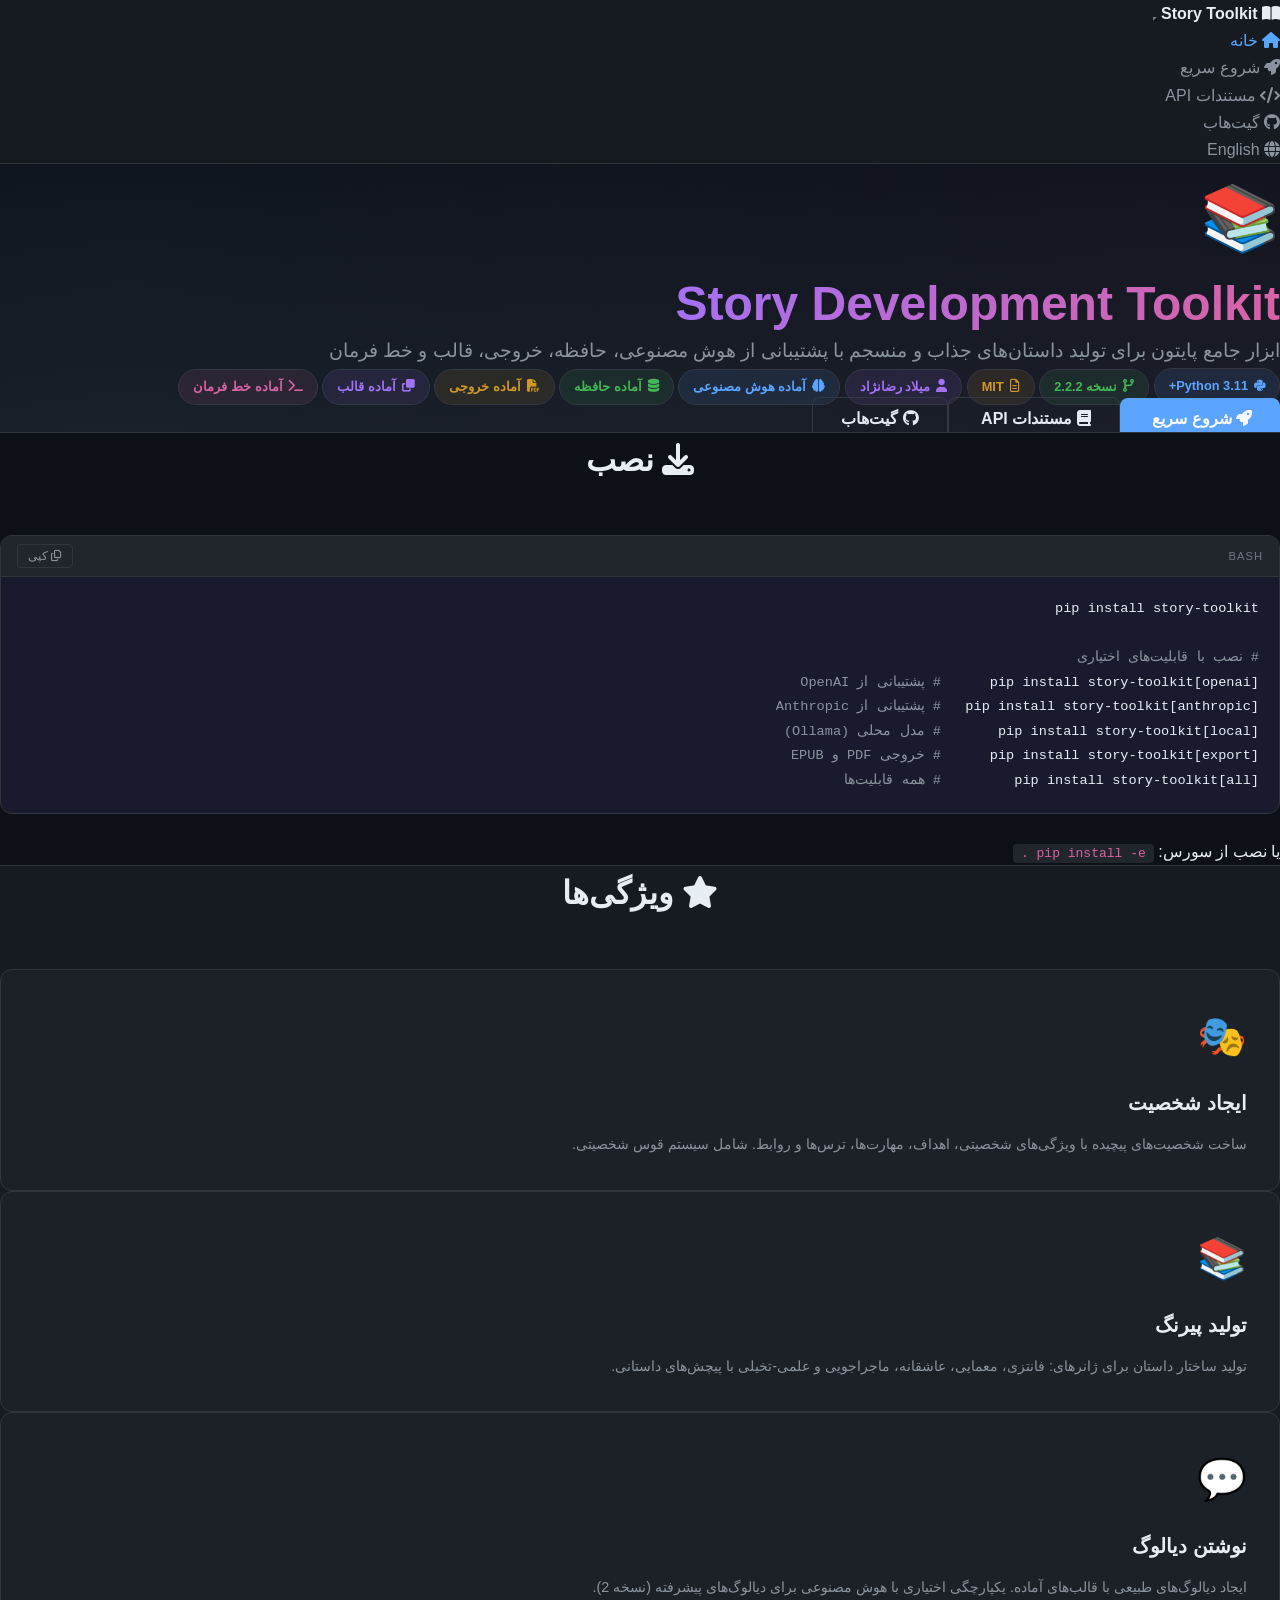
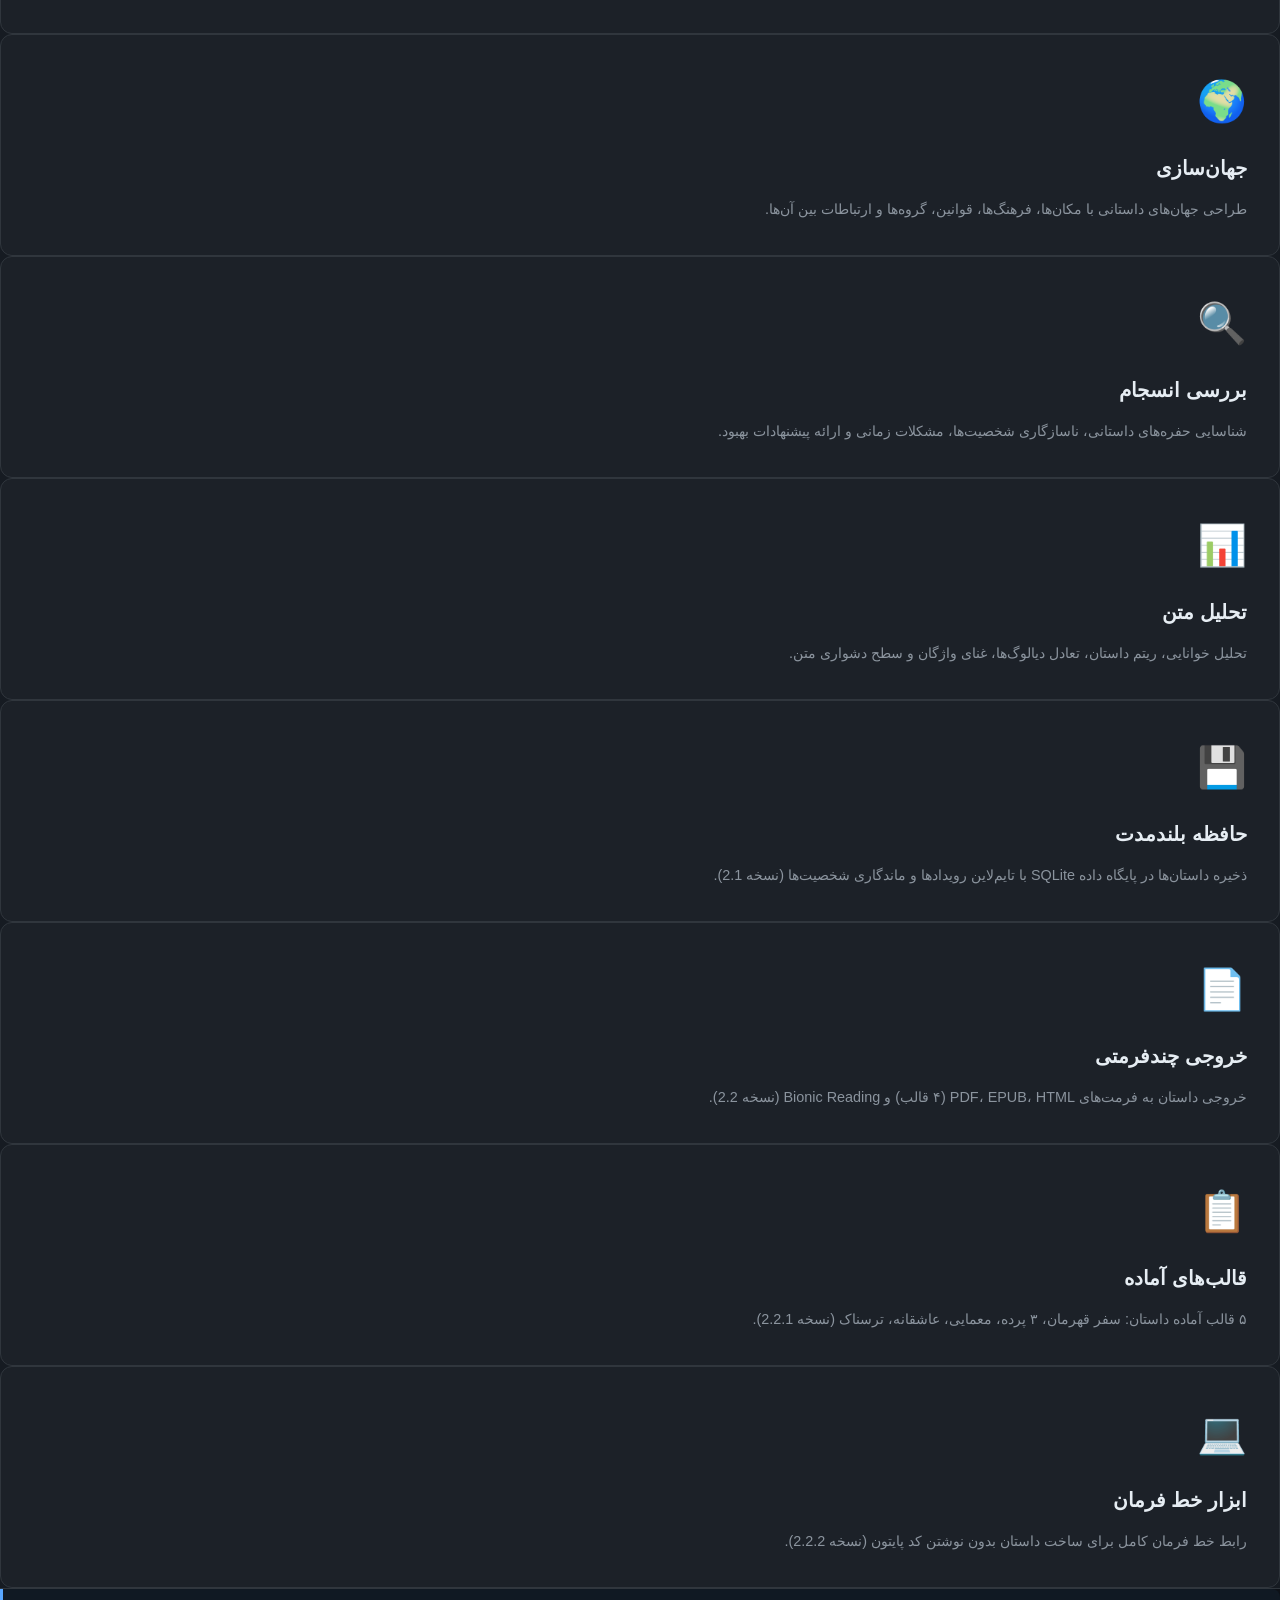
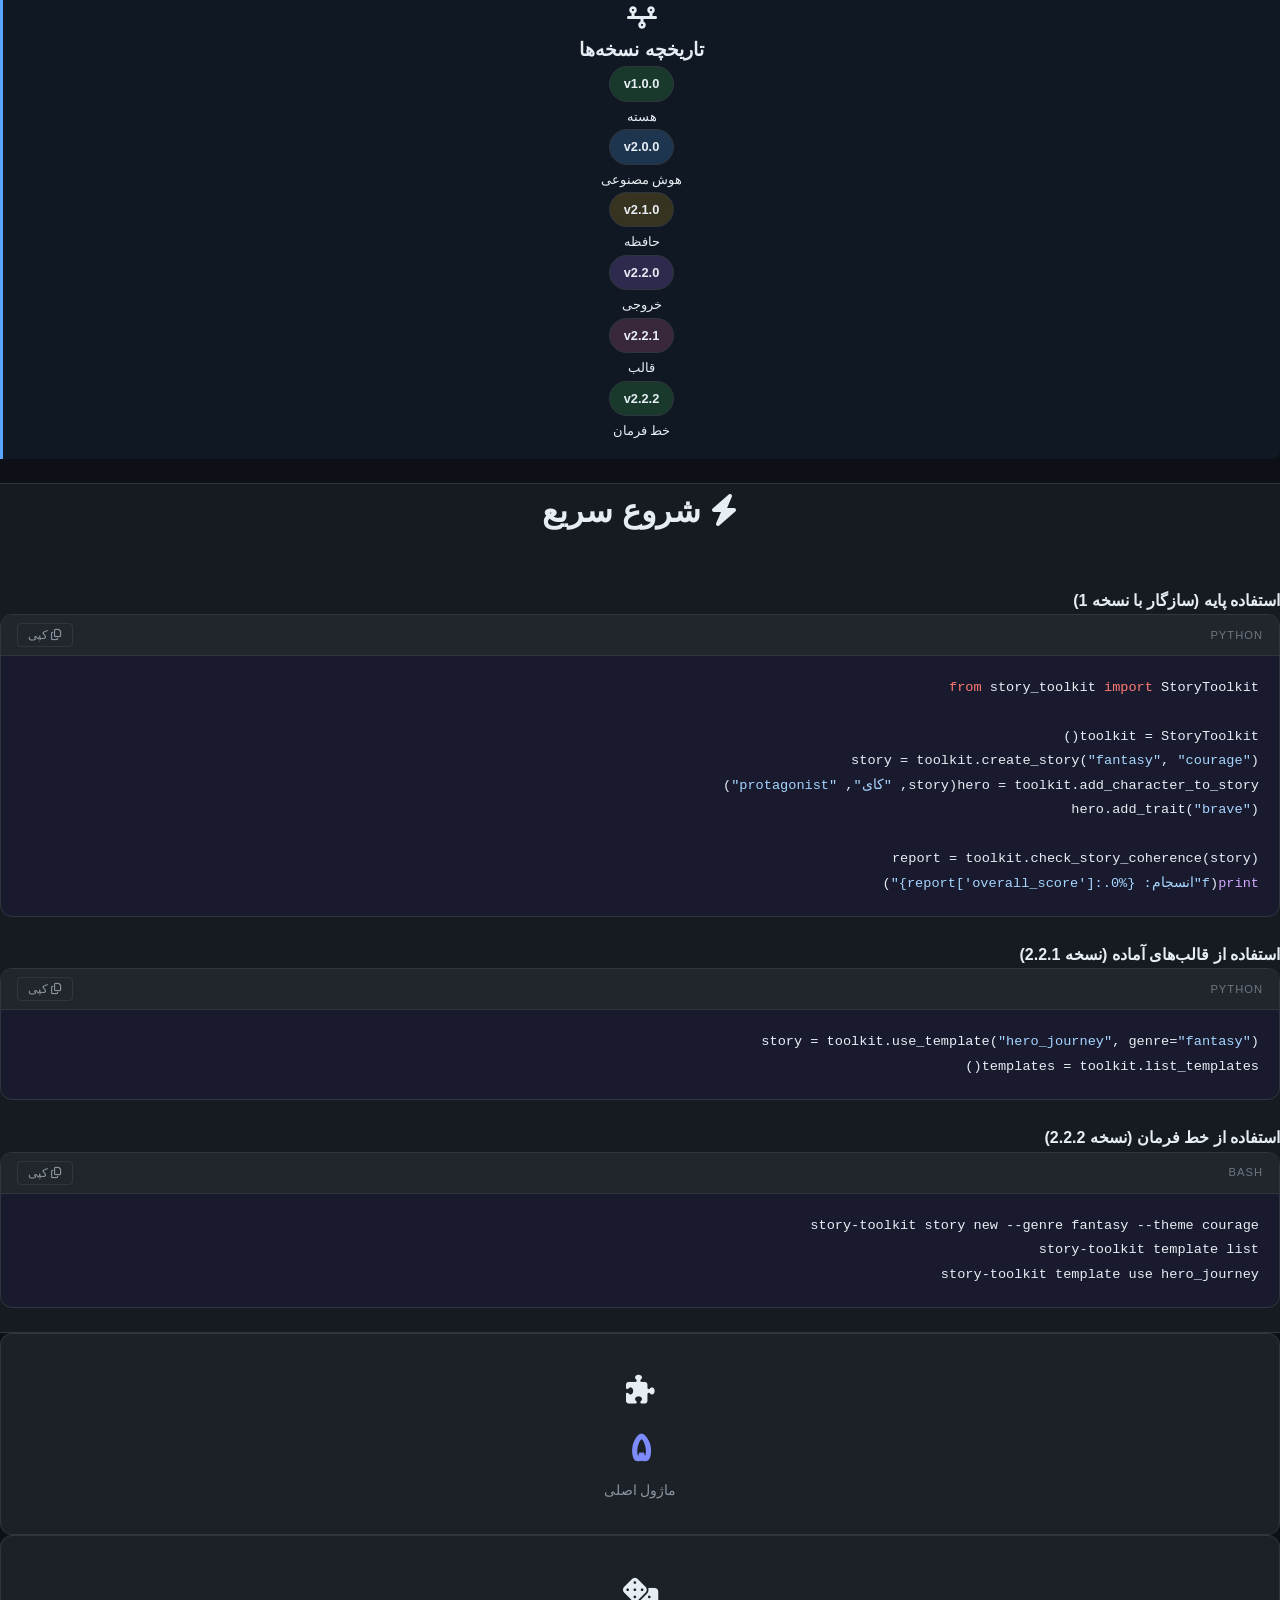
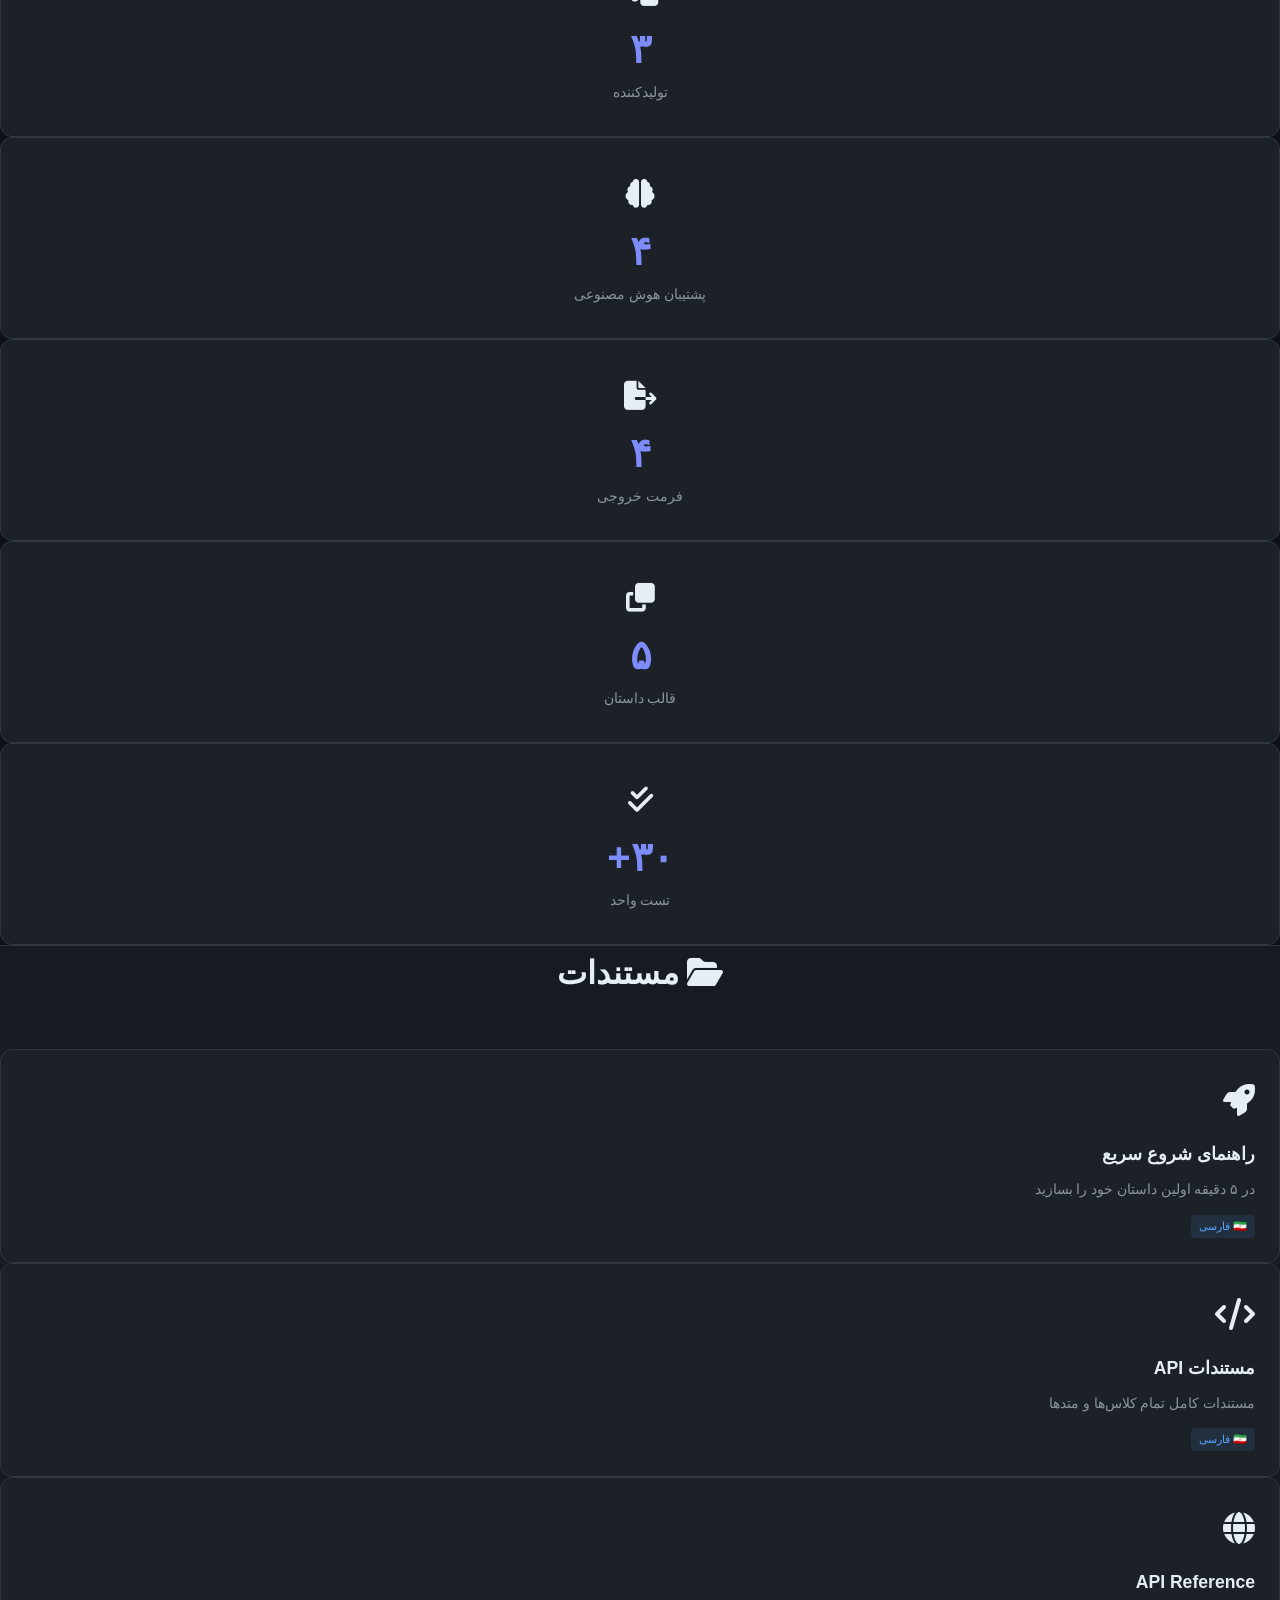
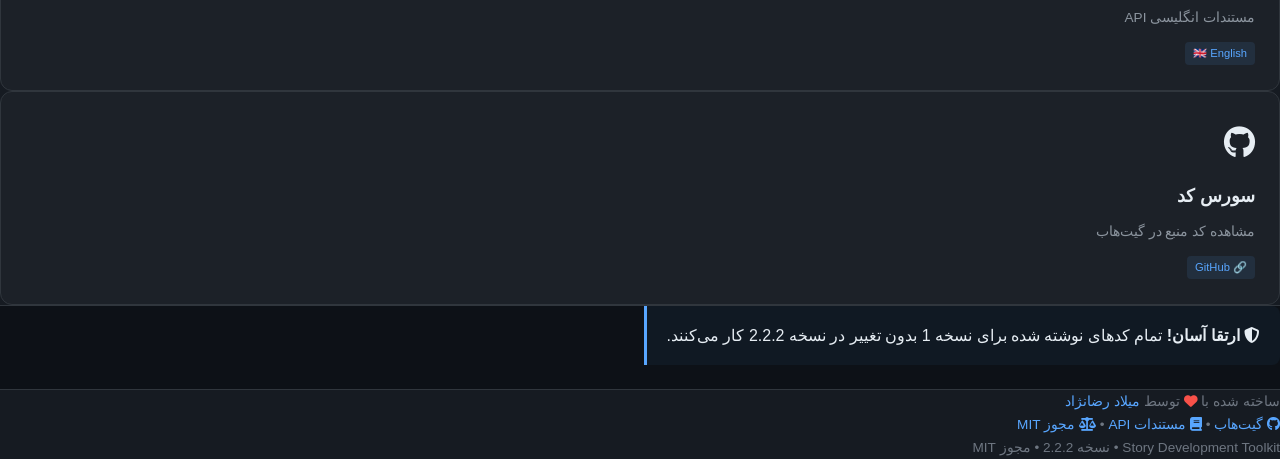
<file: docs/fa-ir/index.html>
<!DOCTYPE html>
<html lang="fa" dir="rtl">
<head>
    <meta charset="UTF-8">
    <meta name="viewport" content="width=device-width, initial-scale=1.0">
    <title>Story Development Toolkit v2.2.2 - ابزار توسعه داستان با هوش مصنوعی</title>

    <!-- Bootstrap RTL -->
    <link rel="stylesheet" href="https://lib.arvancloud.ir/bootstrap/5.2.3/css/bootstrap.rtl.css">
    <!-- Font Awesome -->
    <link rel="stylesheet" href="https://lib.arvancloud.ir/font-awesome/6.3.0/css/all.min.css">
    <!-- Custom Styles -->
    <link rel="stylesheet" href="styles.css">
    <link rel="stylesheet" href="../eng/styles.css">
</head>
<body>

    <!-- Navbar -->
    <nav class="navbar navbar-expand-lg sticky-top">
        <div class="container">
            <a class="navbar-brand" href="index.html">
                <i class="fa-solid fa-book-open"></i> Story Toolkit
            </a>
            <button class="navbar-toggler" type="button" data-bs-toggle="collapse" data-bs-target="#navbarNav"
                    style="border-color:var(--border);">
                <span class="navbar-toggler-icon" style="filter:invert(1);"></span>
            </button>
            <div class="collapse navbar-collapse" id="navbarNav">
                <ul class="navbar-nav me-auto mb-2 mb-lg-0">
                    <li class="nav-item">
                        <a class="nav-link active" href="index.html"><i class="fa-solid fa-house"></i> خانه</a>
                    </li>
                    <li class="nav-item">
                        <a class="nav-link" href="quickstart.html"><i class="fa-solid fa-rocket"></i> شروع سریع</a>
                    </li>
                    <li class="nav-item">
                        <a class="nav-link" href="api.html"><i class="fa-solid fa-code"></i> مستندات API</a>
                    </li>
                    <li class="nav-item">
                        <a class="nav-link" href="https://github.com/miladrezanezhad/story-toolkit" target="_blank">
                            <i class="fa-brands fa-github"></i> گیت‌هاب
                        </a>
                    </li>
                    <li class="nav-item">
                        <a class="nav-link" href="../eng/index.html"><i class="fa-solid fa-globe"></i> English</a>
                    </li>
                </ul>
            </div>
        </div>
    </nav>

    <!-- Hero Section -->
    <section class="hero-section py-5">
        <div class="container text-center py-5">
            <div class="hero-logo mb-4">📚</div>
            <h1 class="hero-title mb-3">Story Development Toolkit</h1>
            <p class="hero-subtitle mb-4">
                ابزار جامع پایتون برای تولید داستان‌های جذاب و منسجم با پشتیبانی از هوش مصنوعی، حافظه، خروجی، قالب و خط فرمان
            </p>

            <div class="d-flex justify-content-center gap-2 flex-wrap mb-4">
                <span class="badge-custom badge-python"><i class="fa-brands fa-python"></i> Python 3.11+</span>
                <span class="badge-custom badge-version"><i class="fa-solid fa-code-branch"></i> نسخه 2.2.2</span>
                <span class="badge-custom badge-license"><i class="fa-regular fa-file-lines"></i> MIT</span>
                <span class="badge-custom badge-author"><i class="fa-solid fa-user"></i> میلاد رضانژاد</span>
                <span class="badge-custom" style="background:rgba(88,166,255,0.1);color:#58a6ff;"><i class="fa-solid fa-brain"></i> آماده هوش مصنوعی</span>
                <span class="badge-custom" style="background:rgba(63,185,80,0.1);color:#3fb950;"><i class="fa-solid fa-database"></i> آماده حافظه</span>
                <span class="badge-custom" style="background:rgba(210,153,29,0.1);color:#d2991d;"><i class="fa-solid fa-file-pdf"></i> آماده خروجی</span>
                <span class="badge-custom" style="background:rgba(163,113,247,0.1);color:#a371f7;"><i class="fa-solid fa-clone"></i> آماده قالب</span>
                <span class="badge-custom" style="background:rgba(219,97,162,0.1);color:#db61a2;"><i class="fa-solid fa-terminal"></i> آماده خط فرمان</span>
            </div>

            <div class="d-flex justify-content-center gap-3 flex-wrap">
                <a href="quickstart.html" class="btn btn-primary-custom">
                    <i class="fa-solid fa-rocket"></i> شروع سریع
                </a>
                <a href="api.html" class="btn btn-outline-custom">
                    <i class="fa-solid fa-book"></i> مستندات API
                </a>
                <a href="https://github.com/miladrezanezhad/story-toolkit" class="btn btn-outline-custom" target="_blank">
                    <i class="fa-brands fa-github"></i> گیت‌هاب
                </a>
            </div>
        </div>
    </section>

    <!-- Installation -->
    <section class="py-5">
        <div class="container">
            <h2 class="section-title"><i class="fa-solid fa-download"></i> نصب</h2>
            <div class="row justify-content-center">
                <div class="col-lg-8">
                    <div class="code-block-wrapper">
                        <div class="code-block-header">
                            <span class="lang-label">bash</span>
                            <button class="copy-btn" onclick="copyCode(this)">
                                <i class="fa-regular fa-copy"></i> کپی
                            </button>
                        </div>
                        <div class="code-block-body">
                            <pre><code>pip install story-toolkit

<span class="cm"># نصب با قابلیت‌های اختیاری</span>
pip install story-toolkit[openai]      <span class="cm"># پشتیبانی از OpenAI</span>
pip install story-toolkit[anthropic]   <span class="cm"># پشتیبانی از Anthropic</span>
pip install story-toolkit[local]       <span class="cm"># مدل محلی (Ollama)</span>
pip install story-toolkit[export]      <span class="cm"># خروجی PDF و EPUB</span>
pip install story-toolkit[all]         <span class="cm"># همه قابلیت‌ها</span></code></pre>
                        </div>
                    </div>
                    <p class="text-center text-muted mt-3">
                        یا نصب از سورس: <code style="background:var(--bg-tertiary);padding:2px 8px;border-radius:4px;color:var(--pink);">pip install -e .</code>
                    </p>
                </div>
            </div>
        </div>
    </section>

    <!-- Features -->
    <section class="py-5 bg-dark-section">
        <div class="container">
            <h2 class="section-title"><i class="fa-solid fa-star"></i> ویژگی‌ها</h2>
            <div class="row g-4">
                <div class="col-md-6 col-lg-4">
                    <div class="feature-card">
                        <div class="feature-icon">🎭</div>
                        <h3>ایجاد شخصیت</h3>
                        <p>ساخت شخصیت‌های پیچیده با ویژگی‌های شخصیتی، اهداف، مهارت‌ها، ترس‌ها و روابط. شامل سیستم قوس شخصیتی.</p>
                    </div>
                </div>
                <div class="col-md-6 col-lg-4">
                    <div class="feature-card">
                        <div class="feature-icon">📚</div>
                        <h3>تولید پیرنگ</h3>
                        <p>تولید ساختار داستان برای ژانرهای: فانتزی، معمایی، عاشقانه، ماجراجویی و علمی-تخیلی با پیچش‌های داستانی.</p>
                    </div>
                </div>
                <div class="col-md-6 col-lg-4">
                    <div class="feature-card">
                        <div class="feature-icon">💬</div>
                        <h3>نوشتن دیالوگ</h3>
                        <p>ایجاد دیالوگ‌های طبیعی با قالب‌های آماده. یکپارچگی اختیاری با هوش مصنوعی برای دیالوگ‌های پیشرفته (نسخه 2).</p>
                    </div>
                </div>
                <div class="col-md-6 col-lg-4">
                    <div class="feature-card">
                        <div class="feature-icon">🌍</div>
                        <h3>جهان‌سازی</h3>
                        <p>طراحی جهان‌های داستانی با مکان‌ها، فرهنگ‌ها، قوانین، گروه‌ها و ارتباطات بین آن‌ها.</p>
                    </div>
                </div>
                <div class="col-md-6 col-lg-4">
                    <div class="feature-card">
                        <div class="feature-icon">🔍</div>
                        <h3>بررسی انسجام</h3>
                        <p>شناسایی حفره‌های داستانی، ناسازگاری شخصیت‌ها، مشکلات زمانی و ارائه پیشنهادات بهبود.</p>
                    </div>
                </div>
                <div class="col-md-6 col-lg-4">
                    <div class="feature-card">
                        <div class="feature-icon">📊</div>
                        <h3>تحلیل متن</h3>
                        <p>تحلیل خوانایی، ریتم داستان، تعادل دیالوگ‌ها، غنای واژگان و سطح دشواری متن.</p>
                    </div>
                </div>
                <div class="col-md-6 col-lg-4">
                    <div class="feature-card">
                        <div class="feature-icon">💾</div>
                        <h3>حافظه بلندمدت</h3>
                        <p>ذخیره داستان‌ها در پایگاه داده SQLite با تایم‌لاین رویدادها و ماندگاری شخصیت‌ها (نسخه 2.1).</p>
                    </div>
                </div>
                <div class="col-md-6 col-lg-4">
                    <div class="feature-card">
                        <div class="feature-icon">📄</div>
                        <h3>خروجی چندفرمتی</h3>
                        <p>خروجی داستان به فرمت‌های PDF، EPUB، HTML (۴ قالب) و Bionic Reading (نسخه 2.2).</p>
                    </div>
                </div>
                <div class="col-md-6 col-lg-4">
                    <div class="feature-card">
                        <div class="feature-icon">📋</div>
                        <h3>قالب‌های آماده</h3>
                        <p>۵ قالب آماده داستان: سفر قهرمان، ۳ پرده، معمایی، عاشقانه، ترسناک (نسخه 2.2.1).</p>
                    </div>
                </div>
                <div class="col-md-6 col-lg-4">
                    <div class="feature-card">
                        <div class="feature-icon">💻</div>
                        <h3>ابزار خط فرمان</h3>
                        <p>رابط خط فرمان کامل برای ساخت داستان بدون نوشتن کد پایتون (نسخه 2.2.2).</p>
                    </div>
                </div>
            </div>
        </div>
    </section>

    <!-- Version Timeline -->
    <section class="py-5">
        <div class="container">
            <div class="row justify-content-center">
                <div class="col-lg-10">
                    <div class="note" style="text-align:center;">
                        <i class="fa-solid fa-timeline" style="font-size:1.5rem;"></i>
                        <h3>تاریخچه نسخه‌ها</h3>
                        <div class="row mt-3">
                            <div class="col-md-2 col-6"><span class="badge-custom" style="background:rgba(63,185,80,0.2);">v1.0.0</span><br><small>هسته</small></div>
                            <div class="col-md-2 col-6"><span class="badge-custom" style="background:rgba(88,166,255,0.2);">v2.0.0</span><br><small>هوش مصنوعی</small></div>
                            <div class="col-md-2 col-6"><span class="badge-custom" style="background:rgba(210,153,29,0.2);">v2.1.0</span><br><small>حافظه</small></div>
                            <div class="col-md-2 col-6"><span class="badge-custom" style="background:rgba(163,113,247,0.2);">v2.2.0</span><br><small>خروجی</small></div>
                            <div class="col-md-2 col-6"><span class="badge-custom" style="background:rgba(219,97,162,0.2);">v2.2.1</span><br><small>قالب</small></div>
                            <div class="col-md-2 col-6"><span class="badge-custom" style="background:rgba(63,185,80,0.2);">v2.2.2</span><br><small>خط فرمان</small></div>
                        </div>
                    </div>
                </div>
            </div>
        </div>
    </section>

    <!-- Quick Start Preview -->
    <section class="py-5 bg-dark-section">
        <div class="container">
            <h2 class="section-title"><i class="fa-solid fa-bolt"></i> شروع سریع</h2>
            <div class="row justify-content-center">
                <div class="col-lg-8">
                    <h4 class="mb-3">استفاده پایه (سازگار با نسخه 1)</h4>
                    <div class="code-block-wrapper">
                        <div class="code-block-header">
                            <span class="lang-label">python</span>
                            <button class="copy-btn" onclick="copyCode(this)">
                                <i class="fa-regular fa-copy"></i> کپی
                            </button>
                        </div>
                        <div class="code-block-body">
                            <pre><code><span class="kw">from</span> story_toolkit <span class="kw">import</span> StoryToolkit

toolkit = StoryToolkit()
story = toolkit.create_story(<span class="str">"fantasy"</span>, <span class="str">"courage"</span>)
hero = toolkit.add_character_to_story(story, <span class="str">"کای"</span>, <span class="str">"protagonist"</span>)
hero.add_trait(<span class="str">"brave"</span>)

report = toolkit.check_story_coherence(story)
<span class="fn">print</span>(<span class="str">f"انسجام: {report['overall_score']:.0%}"</span>)</code></pre>
                        </div>
                    </div>

                    <h4 class="mb-3 mt-5">استفاده از قالب‌های آماده (نسخه 2.2.1)</h4>
                    <div class="code-block-wrapper">
                        <div class="code-block-header">
                            <span class="lang-label">python</span>
                            <button class="copy-btn" onclick="copyCode(this)">
                                <i class="fa-regular fa-copy"></i> کپی
                            </button>
                        </div>
                        <div class="code-block-body">
                            <pre><code>story = toolkit.use_template(<span class="str">"hero_journey"</span>, genre=<span class="str">"fantasy"</span>)
templates = toolkit.list_templates()</code></pre>
                        </div>
                    </div>

                    <h4 class="mb-3 mt-5">استفاده از خط فرمان (نسخه 2.2.2)</h4>
                    <div class="code-block-wrapper">
                        <div class="code-block-header">
                            <span class="lang-label">bash</span>
                            <button class="copy-btn" onclick="copyCode(this)">
                                <i class="fa-regular fa-copy"></i> کپی
                            </button>
                        </div>
                        <div class="code-block-body">
                            <pre><code>story-toolkit story new --genre fantasy --theme courage
story-toolkit template list
story-toolkit template use hero_journey</code></pre>
                        </div>
                    </div>
                </div>
            </div>
        </div>
    </section>

    <!-- Stats -->
    <section class="py-5">
        <div class="container">
            <div class="row g-4">
                <div class="col-6 col-md">
                    <div class="stat-item">
                        <div class="stat-icon"><i class="fa-solid fa-puzzle-piece"></i></div>
                        <div class="stat-number">۵</div>
                        <div class="stat-label">ماژول اصلی</div>
                    </div>
                </div>
                <div class="col-6 col-md">
                    <div class="stat-item">
                        <div class="stat-icon"><i class="fa-solid fa-dice"></i></div>
                        <div class="stat-number">۳</div>
                        <div class="stat-label">تولیدکننده</div>
                    </div>
                </div>
                <div class="col-6 col-md">
                    <div class="stat-item">
                        <div class="stat-icon"><i class="fa-solid fa-brain"></i></div>
                        <div class="stat-number">۴</div>
                        <div class="stat-label">پشتیبان هوش مصنوعی</div>
                    </div>
                </div>
                <div class="col-6 col-md">
                    <div class="stat-item">
                        <div class="stat-icon"><i class="fa-solid fa-file-export"></i></div>
                        <div class="stat-number">۴</div>
                        <div class="stat-label">فرمت خروجی</div>
                    </div>
                </div>
                <div class="col-6 col-md">
                    <div class="stat-item">
                        <div class="stat-icon"><i class="fa-solid fa-clone"></i></div>
                        <div class="stat-number">۵</div>
                        <div class="stat-label">قالب داستان</div>
                    </div>
                </div>
                <div class="col-12 col-md">
                    <div class="stat-item">
                        <div class="stat-icon"><i class="fa-solid fa-check-double"></i></div>
                        <div class="stat-number">۳۰+</div>
                        <div class="stat-label">تست واحد</div>
                    </div>
                </div>
            </div>
        </div>
    </section>

    <!-- Documentation Links -->
    <section class="py-5 bg-dark-section">
        <div class="container">
            <h2 class="section-title"><i class="fa-solid fa-folder-open"></i> مستندات</h2>
            <div class="row g-4">
                <div class="col-md-6 col-lg-3">
                    <a href="quickstart.html" class="doc-card">
                        <div class="doc-icon"><i class="fa-solid fa-rocket"></i></div>
                        <h3>راهنمای شروع سریع</h3>
                        <p>در ۵ دقیقه اولین داستان خود را بسازید</p>
                        <span class="lang-tag">🇮🇷 فارسی</span>
                    </a>
                </div>
                <div class="col-md-6 col-lg-3">
                    <a href="api.html" class="doc-card">
                        <div class="doc-icon"><i class="fa-solid fa-code"></i></div>
                        <h3>مستندات API</h3>
                        <p>مستندات کامل تمام کلاس‌ها و متدها</p>
                        <span class="lang-tag">🇮🇷 فارسی</span>
                    </a>
                </div>
                <div class="col-md-6 col-lg-3">
                    <a href="../eng/api.html" class="doc-card">
                        <div class="doc-icon"><i class="fa-solid fa-globe"></i></div>
                        <h3>API Reference</h3>
                        <p>مستندات انگلیسی API</p>
                        <span class="lang-tag">🇬🇧 English</span>
                    </a>
                </div>
                <div class="col-md-6 col-lg-3">
                    <a href="https://github.com/miladrezanezhad/story-toolkit" class="doc-card" target="_blank">
                        <div class="doc-icon"><i class="fa-brands fa-github"></i></div>
                        <h3>سورس کد</h3>
                        <p>مشاهده کد منبع در گیت‌هاب</p>
                        <span class="lang-tag">🔗 GitHub</span>
                    </a>
                </div>
            </div>
        </div>
    </section>

    <!-- Backward Compatibility Note -->
    <section class="py-4">
        <div class="container text-center">
            <div class="note d-inline-block" style="display: inline-block; text-align: center;">
                <i class="fa-solid fa-shield-alt"></i>
                <strong>ارتقا آسان!</strong> تمام کدهای نوشته شده برای نسخه 1 بدون تغییر در نسخه 2.2.2 کار می‌کنند.
            </div>
        </div>
    </section>

    <!-- Footer -->
    <footer class="footer py-4">
        <div class="container text-center">
            <p class="mb-2">
                ساخته شده با <i class="fa-solid fa-heart" style="color:var(--red);"></i> توسط
                <a href="https://github.com/miladrezanezhad">میلاد رضانژاد</a>
            </p>
            <div class="d-flex justify-content-center gap-3 flex-wrap">
                <a href="https://github.com/miladrezanezhad/story-toolkit"><i class="fa-brands fa-github"></i> گیت‌هاب</a>
                <span class="text-muted">•</span>
                <a href="api.html"><i class="fa-solid fa-book"></i> مستندات API</a>
                <span class="text-muted">•</span>
                <a href="#"><i class="fa-solid fa-scale-balanced"></i> مجوز MIT</a>
            </div>
            <p class="mt-2 text-muted">Story Development Toolkit • نسخه 2.2.2 • مجوز MIT</p>
        </div>
    </footer>

    <!-- Bootstrap JS -->
    <script src="https://lib.arvancloud.ir/bootstrap/5.2.3/js/bootstrap.js"></script>
    <!-- Custom Script -->
    <script src="script.js"></script>
</body>
</html>
</file>
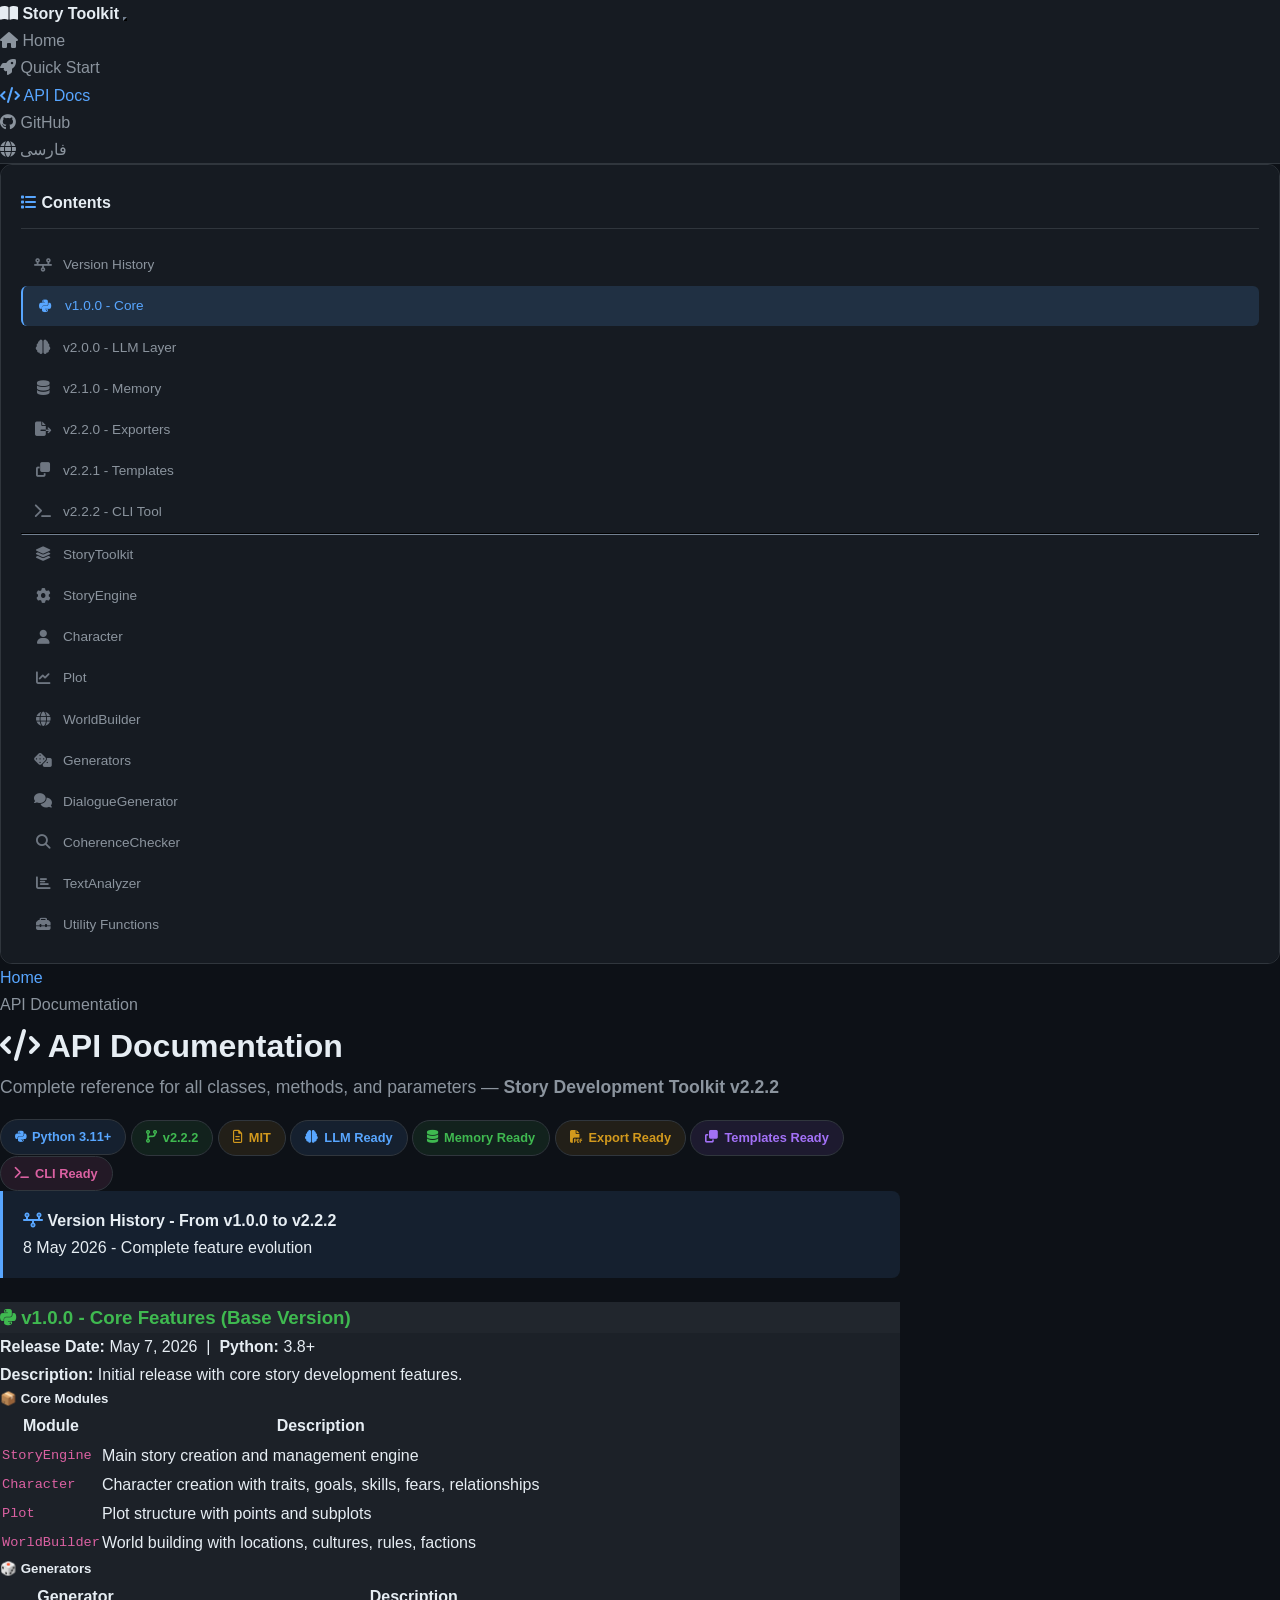
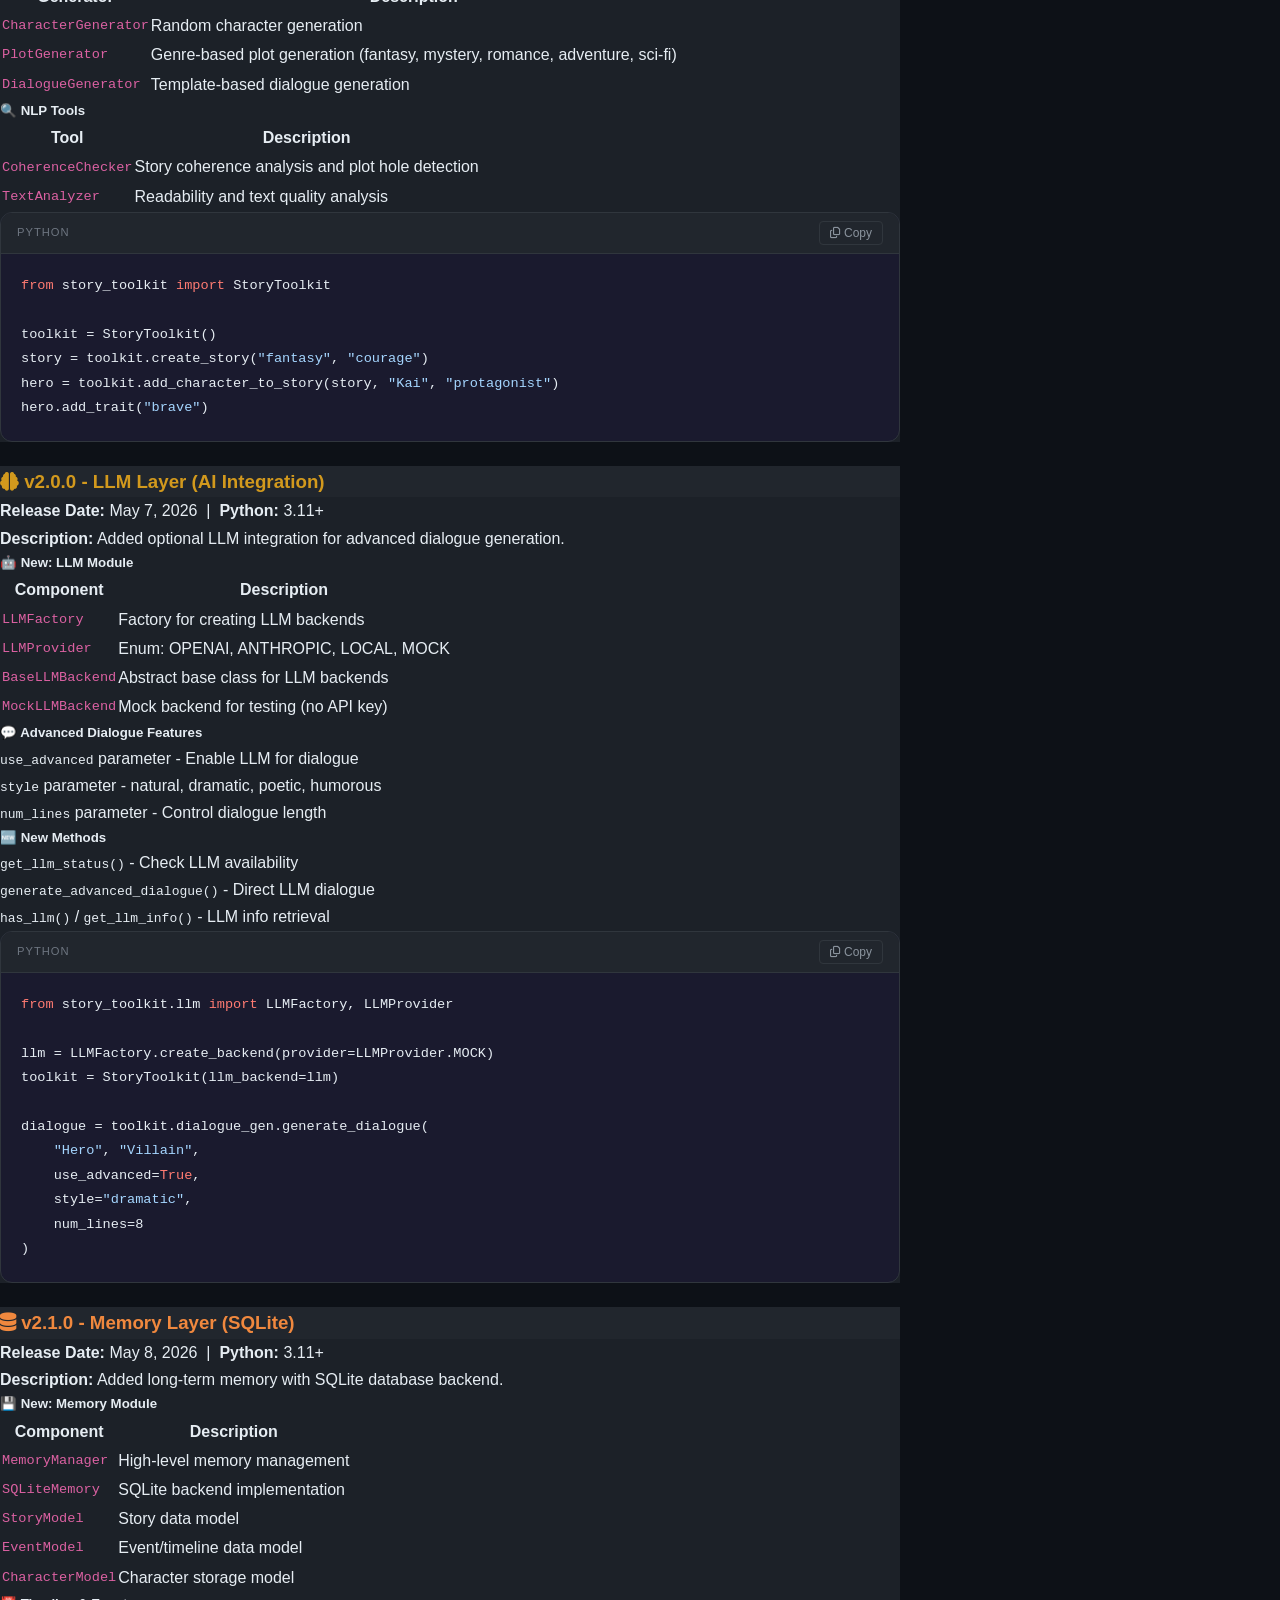
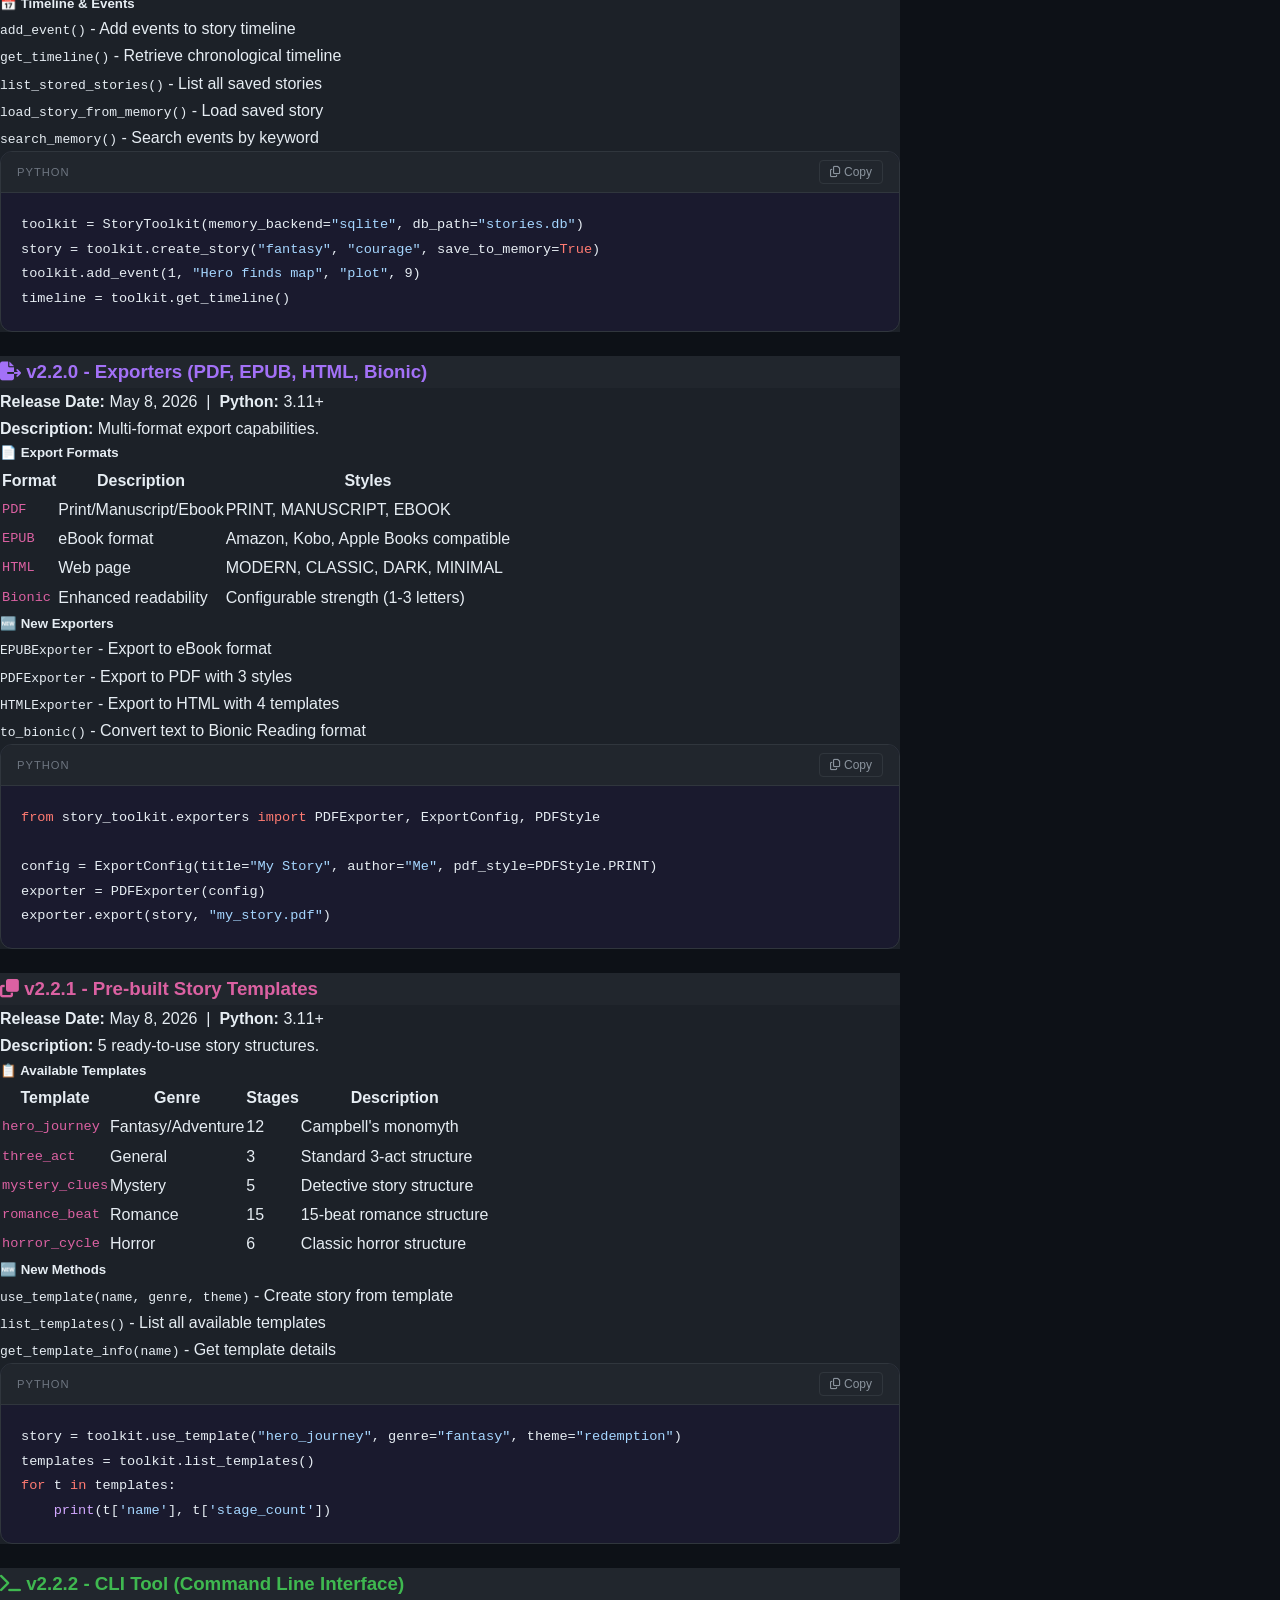
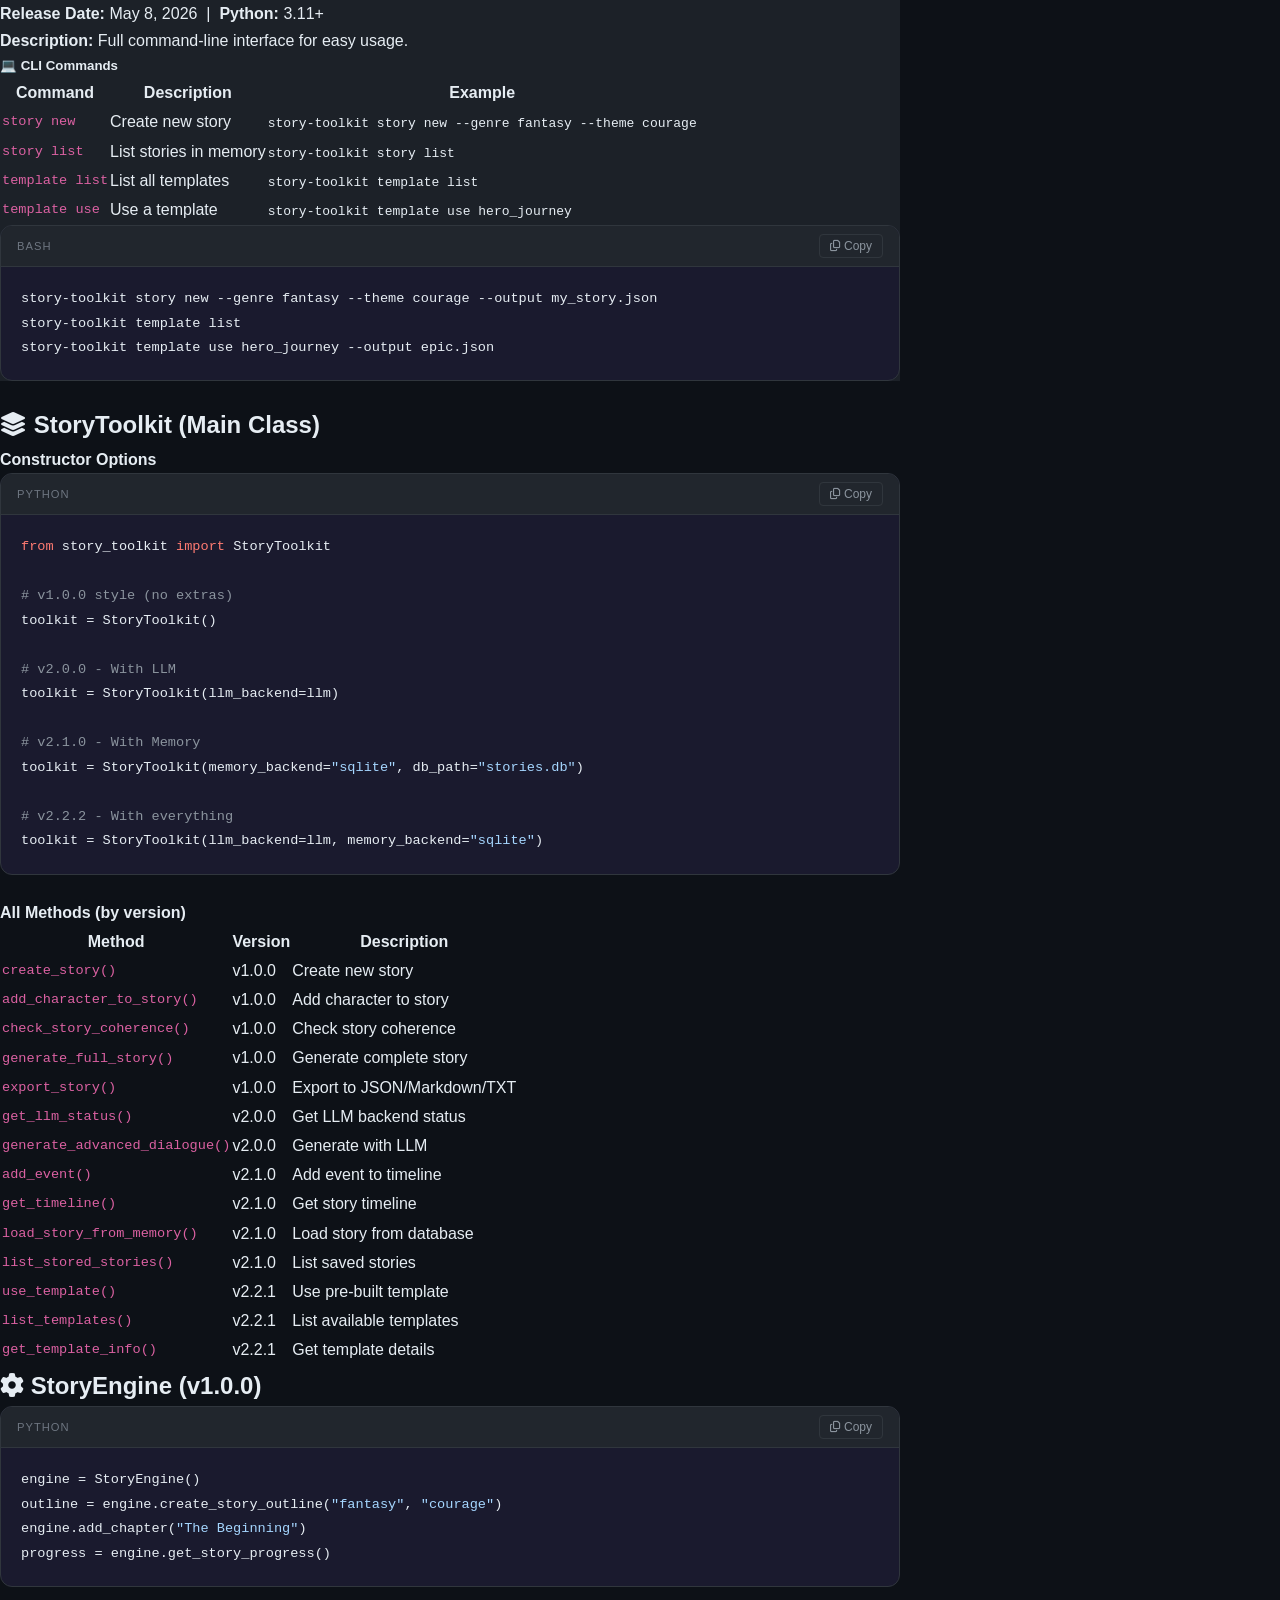
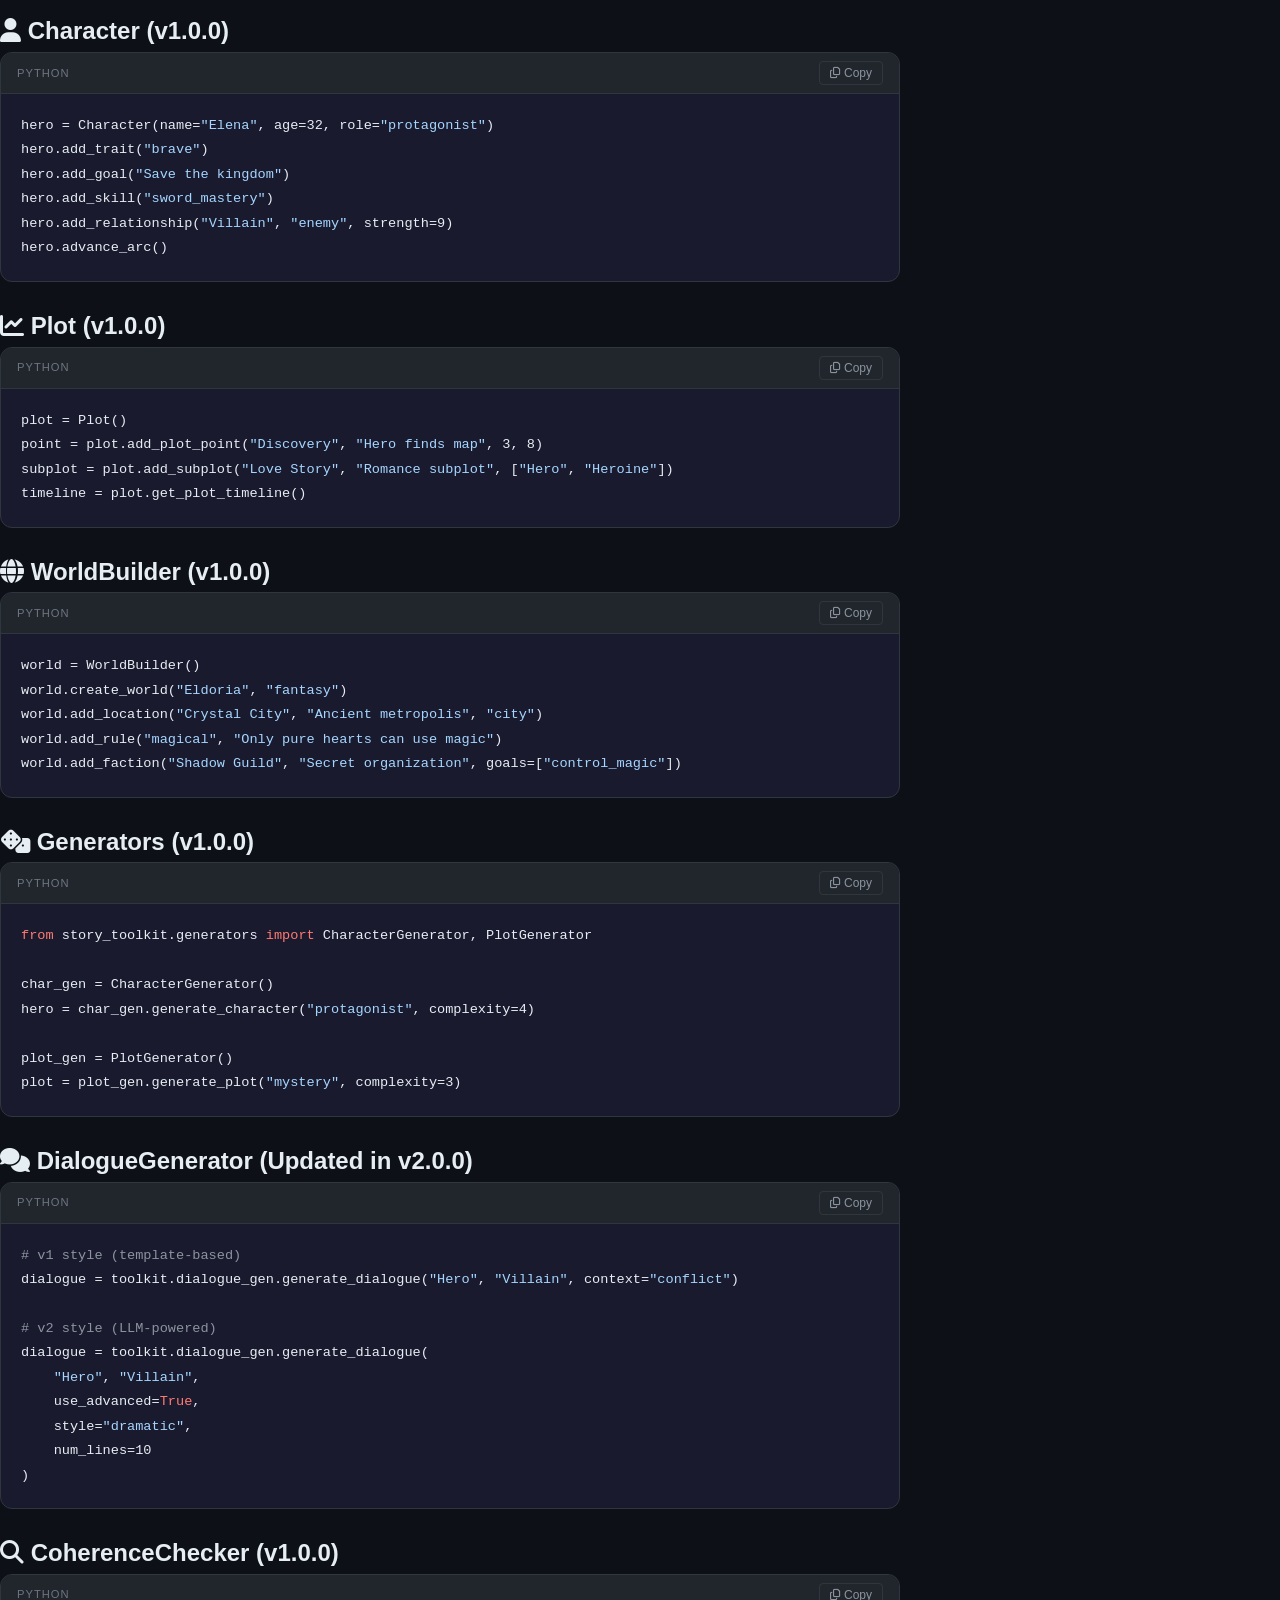
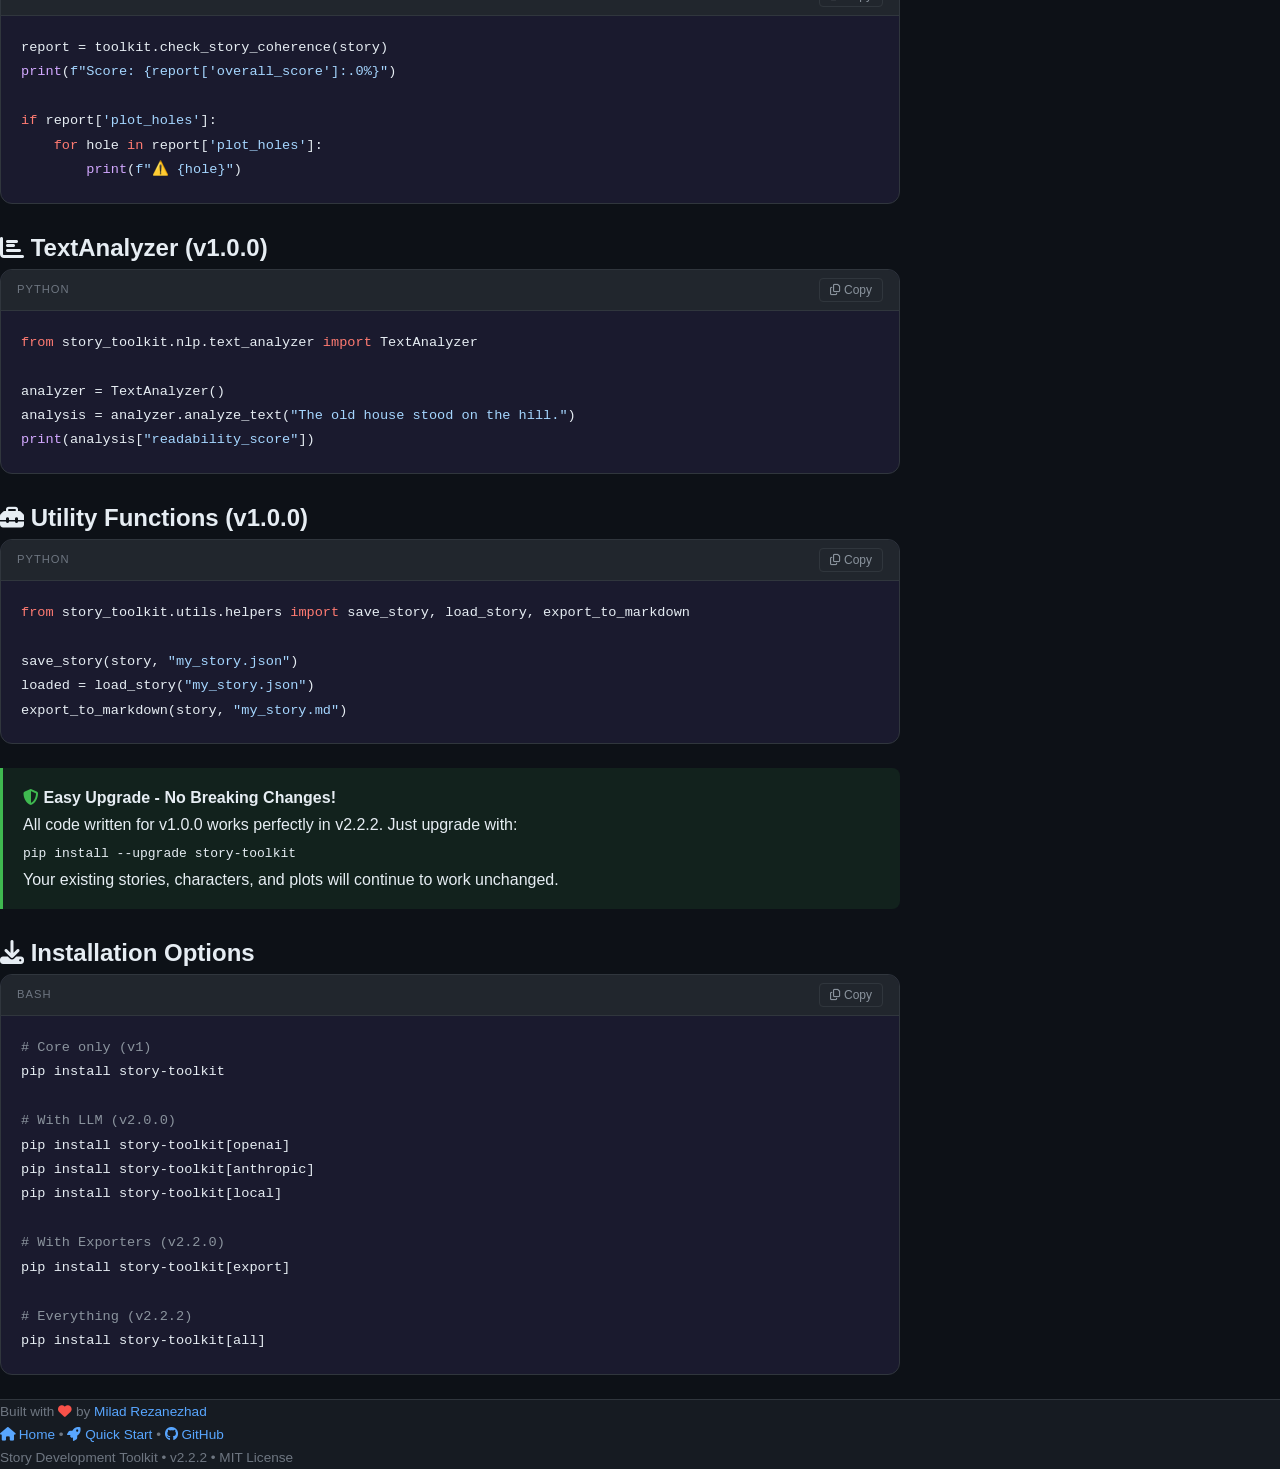
<file: docs/eng/api.html>
<!DOCTYPE html>
<html lang="en" dir="ltr">

<head>
    <meta charset="UTF-8">
    <meta name="viewport" content="width=device-width, initial-scale=1.0">
    <title>API Documentation - Story Development Toolkit v2.2.2</title>

    <!-- Bootstrap -->
    <link rel="stylesheet" href="https://lib.arvancloud.ir/bootstrap/5.2.3/css/bootstrap.css">
    <!-- Font Awesome -->
    <link rel="stylesheet" href="https://lib.arvancloud.ir/font-awesome/6.3.0/css/all.min.css">
    <!-- Custom Styles -->
    <link rel="stylesheet" href="styles.css">
</head>

<body>

    <!-- Navbar -->
    <nav class="navbar navbar-expand-lg sticky-top">
        <div class="container">
            <a class="navbar-brand" href="index.html">
                <i class="fa-solid fa-book-open"></i> Story Toolkit
            </a>
            <button class="navbar-toggler" type="button" data-bs-toggle="collapse" data-bs-target="#navbarNav"
                style="border-color:var(--border);">
                <span class="navbar-toggler-icon" style="filter:invert(1);"></span>
            </button>
            <div class="collapse navbar-collapse" id="navbarNav">
                <ul class="navbar-nav ms-auto mb-2 mb-lg-0">
                    <li class="nav-item">
                        <a class="nav-link" href="index.html"><i class="fa-solid fa-house"></i> Home</a>
                    </li>
                    <li class="nav-item">
                        <a class="nav-link" href="quickstart.html"><i class="fa-solid fa-rocket"></i> Quick Start</a>
                    </li>
                    <li class="nav-item">
                        <a class="nav-link active" href="api.html"><i class="fa-solid fa-code"></i> API Docs</a>
                    </li>
                    <li class="nav-item">
                        <a class="nav-link" href="https://github.com/miladrezanezhad/story-toolkit" target="_blank">
                            <i class="fa-brands fa-github"></i> GitHub</a>
                    </li>
                    <li class="nav-item">
                        <a class="nav-link" href="../fa-ir/api.html"><i class="fa-solid fa-globe"></i> فارسی</a>
                    </li>
                </ul>
            </div>
        </div>
    </nav>

    <!-- Sidebar + Main Content -->
    <div class="container-fluid">
        <div class="row">

            <!-- Sidebar -->
            <div class="col-lg-3 d-none d-lg-block">
                <div class="sidebar-custom sticky-top pt-4" style="top:76px;">
                    <h5 class="mb-3"><i class="fa-solid fa-list"></i> Contents</h5>
                    <nav class="nav flex-column">
                        <a class="nav-link-sidebar" href="#version-history"><i class="fa-solid fa-timeline"></i> Version
                            History</a>
                        <a class="nav-link-sidebar" href="#v1"><i class="fa-brands fa-python"></i> v1.0.0 - Core</a>
                        <a class="nav-link-sidebar" href="#v2"><i class="fa-solid fa-brain"></i> v2.0.0 - LLM Layer</a>
                        <a class="nav-link-sidebar" href="#v21"><i class="fa-solid fa-database"></i> v2.1.0 - Memory</a>
                        <a class="nav-link-sidebar" href="#v22"><i class="fa-solid fa-file-export"></i> v2.2.0 -
                            Exporters</a>
                        <a class="nav-link-sidebar" href="#v221"><i class="fa-solid fa-clone"></i> v2.2.1 -
                            Templates</a>
                        <a class="nav-link-sidebar" href="#v222"><i class="fa-solid fa-terminal"></i> v2.2.2 - CLI
                            Tool</a>
                        <hr class="my-2" style="border-color:var(--border);">
                        <a class="nav-link-sidebar" href="#storytoolkit"><i class="fa-solid fa-layer-group"></i>
                            StoryToolkit</a>
                        <a class="nav-link-sidebar" href="#storyengine"><i class="fa-solid fa-gear"></i> StoryEngine</a>
                        <a class="nav-link-sidebar" href="#character"><i class="fa-solid fa-user"></i> Character</a>
                        <a class="nav-link-sidebar" href="#plot"><i class="fa-solid fa-chart-line"></i> Plot</a>
                        <a class="nav-link-sidebar" href="#worldbuilder"><i class="fa-solid fa-globe"></i>
                            WorldBuilder</a>
                        <a class="nav-link-sidebar" href="#generators"><i class="fa-solid fa-dice"></i> Generators</a>
                        <a class="nav-link-sidebar" href="#dialoguegenerator"><i class="fa-solid fa-comments"></i>
                            DialogueGenerator</a>
                        <a class="nav-link-sidebar" href="#coherencechecker"><i
                                class="fa-solid fa-magnifying-glass"></i> CoherenceChecker</a>
                        <a class="nav-link-sidebar" href="#textanalyzer"><i class="fa-solid fa-chart-bar"></i>
                            TextAnalyzer</a>
                        <a class="nav-link-sidebar" href="#helpers"><i class="fa-solid fa-toolbox"></i> Utility
                            Functions</a>
                    </nav>
                </div>
            </div>

            <!-- Main Content -->
            <div class="col-lg-9 py-4" style="max-width:900px;">

                <!-- Breadcrumb -->
                <nav aria-label="breadcrumb" class="mb-4">
                    <ol class="breadcrumb" style="--bs-breadcrumb-divider-color: var(--text-muted);">
                        <li class="breadcrumb-item"><a href="index.html" style="color:var(--accent);">Home</a></li>
                        <li class="breadcrumb-item active" style="color:var(--text-secondary);">API Documentation</li>
                    </ol>
                </nav>

                <!-- Header -->
                <h1><i class="fa-solid fa-code"></i> API Documentation</h1>
                <p style="font-size:1.1rem;color:var(--text-secondary);margin-bottom:1rem;">
                    Complete reference for all classes, methods, and parameters — <strong>Story Development Toolkit
                        v2.2.2</strong>
                </p>

                <!-- Version Badges -->
                <div class="d-flex gap-3 flex-wrap mb-4">
                    <span class="badge-custom badge-python"><i class="fa-brands fa-python"></i> Python 3.11+</span>
                    <span class="badge-custom badge-version"><i class="fa-solid fa-code-branch"></i> v2.2.2</span>
                    <span class="badge-custom badge-license"><i class="fa-regular fa-file-lines"></i> MIT</span>
                    <span class="badge-custom" style="background:rgba(88,166,255,0.1);color:#58a6ff;"><i
                            class="fa-solid fa-brain"></i> LLM Ready</span>
                    <span class="badge-custom" style="background:rgba(63,185,80,0.1);color:#3fb950;"><i
                            class="fa-solid fa-database"></i> Memory Ready</span>
                    <span class="badge-custom" style="background:rgba(210,153,29,0.1);color:#d2991d;"><i
                            class="fa-solid fa-file-pdf"></i> Export Ready</span>
                    <span class="badge-custom" style="background:rgba(163,113,247,0.1);color:#a371f7;"><i
                            class="fa-solid fa-clone"></i> Templates Ready</span>
                    <span class="badge-custom" style="background:rgba(219,97,162,0.1);color:#db61a2;"><i
                            class="fa-solid fa-terminal"></i> CLI Ready</span>
                </div>

                <!-- ==================== VERSION HISTORY ==================== -->
                <div class="note mb-5" style="background:rgba(88,166,255,0.1); border-left-color:var(--accent);">
                    <i class="fa-solid fa-timeline" style="color:var(--accent);"></i>
                    <strong>Version History - From v1.0.0 to v2.2.2</strong><br>
                    <span class="text-muted">8 May 2026 - Complete feature evolution</span>
                </div>

                <!-- ==================== V1.0.0 ==================== -->
                <div class="card mb-4" style="background:var(--bg-card); border-color:var(--border);">
                    <div class="card-header" style="background:var(--bg-tertiary); border-bottom-color:var(--border);">
                        <h3 id="v1" class="mb-0" style="color:var(--green);"><i class="fa-brands fa-python"></i> v1.0.0
                            - Core Features (Base Version)</h3>
                    </div>
                    <div class="card-body">
                        <p><strong>Release Date:</strong> May 7, 2026 &nbsp;|&nbsp; <strong>Python:</strong> 3.8+</p>
                        <p><strong>Description:</strong> Initial release with core story development features.</p>

                        <h5>📦 Core Modules</h5>
                        <div class="table-responsive">
                            <table class="table table-dark table-striped">
                                <thead>
                                    <tr>
                                        <th>Module</th>
                                        <th>Description</th>
                                    </tr>
                                </thead>
                                <tbody>
                                    <tr>
                                        <td><code>StoryEngine</code></td>
                                        <td>Main story creation and management engine</td>
                                    </tr>
                                    <tr>
                                        <td><code>Character</code></td>
                                        <td>Character creation with traits, goals, skills, fears, relationships</td>
                                    </tr>
                                    <tr>
                                        <td><code>Plot</code></td>
                                        <td>Plot structure with points and subplots</td>
                                    </tr>
                                    <tr>
                                        <td><code>WorldBuilder</code></td>
                                        <td>World building with locations, cultures, rules, factions</td>
                                    </tr>
                                </tbody>
                            </table>
                        </div>

                        <h5>🎲 Generators</h5>
                        <div class="table-responsive">
                            <table class="table table-dark table-striped">
                                <thead>
                                    <tr>
                                        <th>Generator</th>
                                        <th>Description</th>
                                    </tr>
                                </thead>
                                <tbody>
                                    <tr>
                                        <td><code>CharacterGenerator</code></td>
                                        <td>Random character generation</td>
                                    </tr>
                                    <tr>
                                        <td><code>PlotGenerator</code></td>
                                        <td>Genre-based plot generation (fantasy, mystery, romance, adventure, sci-fi)
                                        </td>
                                    </tr>
                                    <tr>
                                        <td><code>DialogueGenerator</code></td>
                                        <td>Template-based dialogue generation</td>
                                    </tr>
                                </tbody>
                            </table>
                        </div>

                        <h5>🔍 NLP Tools</h5>
                        <div class="table-responsive">
                            <table class="table table-dark table-striped">
                                <thead>
                                    <tr>
                                        <th>Tool</th>
                                        <th>Description</th>
                                    </tr>
                                </thead>
                                <tbody>
                                    <tr>
                                        <td><code>CoherenceChecker</code></td>
                                        <td>Story coherence analysis and plot hole detection</td>
                                    </tr>
                                    <tr>
                                        <td><code>TextAnalyzer</code></td>
                                        <td>Readability and text quality analysis</td>
                                    </tr>
                                </tbody>
                            </table>
                        </div>

                        <div class="code-block-wrapper mt-3">
                            <div class="code-block-header"><span class="lang-label">python</span><button
                                    class="copy-btn" onclick="copyCode(this)"><i class="fa-regular fa-copy"></i>
                                    Copy</button></div>
                            <div class="code-block-body">
                                <pre><code><span class="kw">from</span> story_toolkit <span class="kw">import</span> StoryToolkit

toolkit = StoryToolkit()
story = toolkit.create_story(<span class="str">"fantasy"</span>, <span class="str">"courage"</span>)
hero = toolkit.add_character_to_story(story, <span class="str">"Kai"</span>, <span class="str">"protagonist"</span>)
hero.add_trait(<span class="str">"brave"</span>)</code></pre>
                            </div>
                        </div>
                    </div>
                </div>

                <!-- ==================== V2.0.0 ==================== -->
                <div class="card mb-4" style="background:var(--bg-card); border-color:var(--border);">
                    <div class="card-header" style="background:var(--bg-tertiary); border-bottom-color:var(--border);">
                        <h3 id="v2" class="mb-0" style="color:var(--yellow);"><i class="fa-solid fa-brain"></i> v2.0.0 -
                            LLM Layer (AI Integration)</h3>
                    </div>
                    <div class="card-body">
                        <p><strong>Release Date:</strong> May 7, 2026 &nbsp;|&nbsp; <strong>Python:</strong> 3.11+</p>
                        <p><strong>Description:</strong> Added optional LLM integration for advanced dialogue
                            generation.</p>

                        <h5>🤖 New: LLM Module</h5>
                        <div class="table-responsive">
                            <table class="table table-dark table-striped">
                                <thead>
                                    <tr>
                                        <th>Component</th>
                                        <th>Description</th>
                                    </tr>
                                </thead>
                                <tbody>
                                    <tr>
                                        <td><code>LLMFactory</code></td>
                                        <td>Factory for creating LLM backends</td>
                                    </tr>
                                    <tr>
                                        <td><code>LLMProvider</code></td>
                                        <td>Enum: OPENAI, ANTHROPIC, LOCAL, MOCK</td>
                                    </tr>
                                    <tr>
                                        <td><code>BaseLLMBackend</code></td>
                                        <td>Abstract base class for LLM backends</td>
                                    </tr>
                                    <tr>
                                        <td><code>MockLLMBackend</code></td>
                                        <td>Mock backend for testing (no API key)</td>
                                    </tr>
                                </tbody>
                            </table>
                        </div>

                        <h5>💬 Advanced Dialogue Features</h5>
                        <ul>
                            <li><code>use_advanced</code> parameter - Enable LLM for dialogue</li>
                            <li><code>style</code> parameter - natural, dramatic, poetic, humorous</li>
                            <li><code>num_lines</code> parameter - Control dialogue length</li>
                        </ul>

                        <h5>🆕 New Methods</h5>
                        <ul>
                            <li><code>get_llm_status()</code> - Check LLM availability</li>
                            <li><code>generate_advanced_dialogue()</code> - Direct LLM dialogue</li>
                            <li><code>has_llm()</code> / <code>get_llm_info()</code> - LLM info retrieval</li>
                        </ul>

                        <div class="code-block-wrapper mt-3">
                            <div class="code-block-header"><span class="lang-label">python</span><button
                                    class="copy-btn" onclick="copyCode(this)"><i class="fa-regular fa-copy"></i>
                                    Copy</button></div>
                            <div class="code-block-body">
                                <pre><code><span class="kw">from</span> story_toolkit.llm <span class="kw">import</span> LLMFactory, LLMProvider

llm = LLMFactory.create_backend(provider=LLMProvider.MOCK)
toolkit = StoryToolkit(llm_backend=llm)

dialogue = toolkit.dialogue_gen.generate_dialogue(
    <span class="str">"Hero"</span>, <span class="str">"Villain"</span>,
    use_advanced=<span class="kw">True</span>,
    style=<span class="str">"dramatic"</span>,
    num_lines=8
)</code></pre>
                            </div>
                        </div>
                    </div>
                </div>

                <!-- ==================== V2.1.0 ==================== -->
                <div class="card mb-4" style="background:var(--bg-card); border-color:var(--border);">
                    <div class="card-header" style="background:var(--bg-tertiary); border-bottom-color:var(--border);">
                        <h3 id="v21" class="mb-0" style="color:var(--orange);"><i class="fa-solid fa-database"></i>
                            v2.1.0 - Memory Layer (SQLite)</h3>
                    </div>
                    <div class="card-body">
                        <p><strong>Release Date:</strong> May 8, 2026 &nbsp;|&nbsp; <strong>Python:</strong> 3.11+</p>
                        <p><strong>Description:</strong> Added long-term memory with SQLite database backend.</p>

                        <h5>💾 New: Memory Module</h5>
                        <div class="table-responsive">
                            <table class="table table-dark table-striped">
                                <thead>
                                    <tr>
                                        <th>Component</th>
                                        <th>Description</th>
                                    </tr>
                                </thead>
                                <tbody>
                                    <tr>
                                        <td><code>MemoryManager</code></td>
                                        <td>High-level memory management</td>
                                    </tr>
                                    <tr>
                                        <td><code>SQLiteMemory</code></td>
                                        <td>SQLite backend implementation</td>
                                    </tr>
                                    <tr>
                                        <td><code>StoryModel</code></td>
                                        <td>Story data model</td>
                                    </tr>
                                    <tr>
                                        <td><code>EventModel</code></td>
                                        <td>Event/timeline data model</td>
                                    </tr>
                                    <tr>
                                        <td><code>CharacterModel</code></td>
                                        <td>Character storage model</td>
                                    </tr>
                                </tbody>
                            </table>
                        </div>

                        <h5>📅 Timeline & Events</h5>
                        <ul>
                            <li><code>add_event()</code> - Add events to story timeline</li>
                            <li><code>get_timeline()</code> - Retrieve chronological timeline</li>
                            <li><code>list_stored_stories()</code> - List all saved stories</li>
                            <li><code>load_story_from_memory()</code> - Load saved story</li>
                            <li><code>search_memory()</code> - Search events by keyword</li>
                        </ul>

                        <div class="code-block-wrapper mt-3">
                            <div class="code-block-header"><span class="lang-label">python</span><button
                                    class="copy-btn" onclick="copyCode(this)"><i class="fa-regular fa-copy"></i>
                                    Copy</button></div>
                            <div class="code-block-body">
                                <pre><code>toolkit = StoryToolkit(memory_backend=<span class="str">"sqlite"</span>, db_path=<span class="str">"stories.db"</span>)
story = toolkit.create_story(<span class="str">"fantasy"</span>, <span class="str">"courage"</span>, save_to_memory=<span class="kw">True</span>)
toolkit.add_event(1, <span class="str">"Hero finds map"</span>, <span class="str">"plot"</span>, 9)
timeline = toolkit.get_timeline()</code></pre>
                            </div>
                        </div>
                    </div>
                </div>

                <!-- ==================== V2.2.0 ==================== -->
                <div class="card mb-4" style="background:var(--bg-card); border-color:var(--border);">
                    <div class="card-header" style="background:var(--bg-tertiary); border-bottom-color:var(--border);">
                        <h3 id="v22" class="mb-0" style="color:var(--purple);"><i class="fa-solid fa-file-export"></i>
                            v2.2.0 - Exporters (PDF, EPUB, HTML, Bionic)</h3>
                    </div>
                    <div class="card-body">
                        <p><strong>Release Date:</strong> May 8, 2026 &nbsp;|&nbsp; <strong>Python:</strong> 3.11+</p>
                        <p><strong>Description:</strong> Multi-format export capabilities.</p>

                        <h5>📄 Export Formats</h5>
                        <div class="table-responsive">
                            <table class="table table-dark table-striped">
                                <thead>
                                    <tr>
                                        <th>Format</th>
                                        <th>Description</th>
                                        <th>Styles</th>
                                    </tr>
                                </thead>
                                <tbody>
                                    <tr>
                                        <td><code>PDF</code></td>
                                        <td>Print/Manuscript/Ebook</td>
                                        <td>PRINT, MANUSCRIPT, EBOOK</td>
                                    </tr>
                                    <tr>
                                        <td><code>EPUB</code></td>
                                        <td>eBook format</td>
                                        <td>Amazon, Kobo, Apple Books compatible</td>
                                    </tr>
                                    <tr>
                                        <td><code>HTML</code></td>
                                        <td>Web page</td>
                                        <td>MODERN, CLASSIC, DARK, MINIMAL</td>
                                    </tr>
                                    <tr>
                                        <td><code>Bionic</code></td>
                                        <td>Enhanced readability</td>
                                        <td>Configurable strength (1-3 letters)</td>
                                    </tr>
                                </tbody>
                            </table>
                        </div>

                        <h5>🆕 New Exporters</h5>
                        <ul>
                            <li><code>EPUBExporter</code> - Export to eBook format</li>
                            <li><code>PDFExporter</code> - Export to PDF with 3 styles</li>
                            <li><code>HTMLExporter</code> - Export to HTML with 4 templates</li>
                            <li><code>to_bionic()</code> - Convert text to Bionic Reading format</li>
                        </ul>

                        <div class="code-block-wrapper mt-3">
                            <div class="code-block-header"><span class="lang-label">python</span><button
                                    class="copy-btn" onclick="copyCode(this)"><i class="fa-regular fa-copy"></i>
                                    Copy</button></div>
                            <div class="code-block-body">
                                <pre><code><span class="kw">from</span> story_toolkit.exporters <span class="kw">import</span> PDFExporter, ExportConfig, PDFStyle

config = ExportConfig(title=<span class="str">"My Story"</span>, author=<span class="str">"Me"</span>, pdf_style=PDFStyle.PRINT)
exporter = PDFExporter(config)
exporter.export(story, <span class="str">"my_story.pdf"</span>)</code></pre>
                            </div>
                        </div>
                    </div>
                </div>

                <!-- ==================== V2.2.1 ==================== -->
                <div class="card mb-4" style="background:var(--bg-card); border-color:var(--border);">
                    <div class="card-header" style="background:var(--bg-tertiary); border-bottom-color:var(--border);">
                        <h3 id="v221" class="mb-0" style="color:var(--pink);"><i class="fa-solid fa-clone"></i> v2.2.1 -
                            Pre-built Story Templates</h3>
                    </div>
                    <div class="card-body">
                        <p><strong>Release Date:</strong> May 8, 2026 &nbsp;|&nbsp; <strong>Python:</strong> 3.11+</p>
                        <p><strong>Description:</strong> 5 ready-to-use story structures.</p>

                        <h5>📋 Available Templates</h5>
                        <div class="table-responsive">
                            <table class="table table-dark table-striped">
                                <thead>
                                    <tr>
                                        <th>Template</th>
                                        <th>Genre</th>
                                        <th>Stages</th>
                                        <th>Description</th>
                                    </tr>
                                </thead>
                                <tbody>
                                    <tr>
                                        <td><code>hero_journey</code></td>
                                        <td>Fantasy/Adventure</td>
                                        <td>12</td>
                                        <td>Campbell's monomyth</td>
                                    </tr>
                                    <tr>
                                        <td><code>three_act</code></td>
                                        <td>General</td>
                                        <td>3</td>
                                        <td>Standard 3-act structure</td>
                                    </tr>
                                    <tr>
                                        <td><code>mystery_clues</code></td>
                                        <td>Mystery</td>
                                        <td>5</td>
                                        <td>Detective story structure</td>
                                    </tr>
                                    <tr>
                                        <td><code>romance_beat</code></td>
                                        <td>Romance</td>
                                        <td>15</td>
                                        <td>15-beat romance structure</td>
                                    </tr>
                                    <tr>
                                        <td><code>horror_cycle</code></td>
                                        <td>Horror</td>
                                        <td>6</td>
                                        <td>Classic horror structure</td>
                                    </tr>
                                </tbody>
                            </table>
                        </div>

                        <h5>🆕 New Methods</h5>
                        <ul>
                            <li><code>use_template(name, genre, theme)</code> - Create story from template</li>
                            <li><code>list_templates()</code> - List all available templates</li>
                            <li><code>get_template_info(name)</code> - Get template details</li>
                        </ul>

                        <div class="code-block-wrapper mt-3">
                            <div class="code-block-header"><span class="lang-label">python</span><button
                                    class="copy-btn" onclick="copyCode(this)"><i class="fa-regular fa-copy"></i>
                                    Copy</button></div>
                            <div class="code-block-body">
                                <pre><code>story = toolkit.use_template(<span class="str">"hero_journey"</span>, genre=<span class="str">"fantasy"</span>, theme=<span class="str">"redemption"</span>)
templates = toolkit.list_templates()
<span class="kw">for</span> t <span class="kw">in</span> templates:
    <span class="fn">print</span>(t[<span class="str">'name'</span>], t[<span class="str">'stage_count'</span>])</code></pre>
                            </div>
                        </div>
                    </div>
                </div>

                <!-- ==================== V2.2.2 ==================== -->
                <div class="card mb-5" style="background:var(--bg-card); border-color:var(--green);">
                    <div class="card-header" style="background:var(--bg-tertiary); border-bottom-color:var(--green);">
                        <h3 id="v222" class="mb-0" style="color:var(--green);"><i class="fa-solid fa-terminal"></i>
                            v2.2.2 - CLI Tool (Command Line Interface)</h3>
                    </div>
                    <div class="card-body">
                        <p><strong>Release Date:</strong> May 8, 2026 &nbsp;|&nbsp; <strong>Python:</strong> 3.11+</p>
                        <p><strong>Description:</strong> Full command-line interface for easy usage.</p>

                        <h5>💻 CLI Commands</h5>
                        <div class="table-responsive">
                            <table class="table table-dark table-striped">
                                <thead>
                                    <tr>
                                        <th>Command</th>
                                        <th>Description</th>
                                        <th>Example</th>
                                    </tr>
                                </thead>
                                <tbody>
                                    <tr>
                                        <td><code>story new</code></td>
                                        <td>Create new story</td>
                                        <td><code>story-toolkit story new --genre fantasy --theme courage</code></td>
                                    </tr>
                                    <tr>
                                        <td><code>story list</code></td>
                                        <td>List stories in memory</td>
                                        <td><code>story-toolkit story list</code></td>
                                    </tr>
                                    <tr>
                                        <td><code>template list</code></td>
                                        <td>List all templates</td>
                                        <td><code>story-toolkit template list</code></td>
                                    </tr>
                                    <tr>
                                        <td><code>template use</code></td>
                                        <td>Use a template</td>
                                        <td><code>story-toolkit template use hero_journey</code></td>
                                    </tr>
                                </tbody>
                            </table>
                        </div>

                        <div class="code-block-wrapper mt-3">
                            <div class="code-block-header"><span class="lang-label">bash</span><button class="copy-btn"
                                    onclick="copyCode(this)"><i class="fa-regular fa-copy"></i> Copy</button></div>
                            <div class="code-block-body">
                                <pre><code>story-toolkit story new --genre fantasy --theme courage --output my_story.json
story-toolkit template list
story-toolkit template use hero_journey --output epic.json</code></pre>
                            </div>
                        </div>
                    </div>
                </div>

                <!-- ==================== STORYTOOLKIT ==================== -->
                <h2 id="storytoolkit"><i class="fa-solid fa-layer-group"></i> StoryToolkit (Main Class)</h2>

                <h4>Constructor Options</h4>
                <div class="code-block-wrapper mb-3">
                    <div class="code-block-header"><span class="lang-label">python</span><button class="copy-btn"
                            onclick="copyCode(this)"><i class="fa-regular fa-copy"></i> Copy</button></div>
                    <div class="code-block-body">
                        <pre><code><span class="kw">from</span> story_toolkit <span class="kw">import</span> StoryToolkit

<span class="cm"># v1.0.0 style (no extras)</span>
toolkit = StoryToolkit()

<span class="cm"># v2.0.0 - With LLM</span>
toolkit = StoryToolkit(llm_backend=llm)

<span class="cm"># v2.1.0 - With Memory</span>
toolkit = StoryToolkit(memory_backend=<span class="str">"sqlite"</span>, db_path=<span class="str">"stories.db"</span>)

<span class="cm"># v2.2.2 - With everything</span>
toolkit = StoryToolkit(llm_backend=llm, memory_backend=<span class="str">"sqlite"</span>)</code></pre>
                    </div>
                </div>

                <h4>All Methods (by version)</h4>
                <div class="table-responsive mb-4">
                    <table class="table table-dark table-striped">
                        <thead>
                            <tr>
                                <th>Method</th>
                                <th>Version</th>
                                <th>Description</th>
                            </tr>
                        </thead>
                        <tbody>
                            <tr>
                                <td><code>create_story()</code></td>
                                <td>v1.0.0</td>
                                <td>Create new story</td>
                            </tr>
                            <tr>
                                <td><code>add_character_to_story()</code></td>
                                <td>v1.0.0</td>
                                <td>Add character to story</td>
                            </tr>
                            <tr>
                                <td><code>check_story_coherence()</code></td>
                                <td>v1.0.0</td>
                                <td>Check story coherence</td>
                            </tr>
                            <tr>
                                <td><code>generate_full_story()</code></td>
                                <td>v1.0.0</td>
                                <td>Generate complete story</td>
                            </tr>
                            <tr>
                                <td><code>export_story()</code></td>
                                <td>v1.0.0</td>
                                <td>Export to JSON/Markdown/TXT</td>
                            </tr>
                            <tr>
                                <td><code>get_llm_status()</code></td>
                                <td>v2.0.0</td>
                                <td>Get LLM backend status</td>
                            </tr>
                            <tr>
                                <td><code>generate_advanced_dialogue()</code></td>
                                <td>v2.0.0</td>
                                <td>Generate with LLM</td>
                            </tr>
                            <tr>
                                <td><code>add_event()</code></td>
                                <td>v2.1.0</td>
                                <td>Add event to timeline</td>
                            </tr>
                            <tr>
                                <td><code>get_timeline()</code></td>
                                <td>v2.1.0</td>
                                <td>Get story timeline</td>
                            </tr>
                            <tr>
                                <td><code>load_story_from_memory()</code></td>
                                <td>v2.1.0</td>
                                <td>Load story from database</td>
                            </tr>
                            <tr>
                                <td><code>list_stored_stories()</code></td>
                                <td>v2.1.0</td>
                                <td>List saved stories</td>
                            </tr>
                            <tr>
                                <td><code>use_template()</code></td>
                                <td>v2.2.1</td>
                                <td>Use pre-built template</td>
                            </tr>
                            <tr>
                                <td><code>list_templates()</code></td>
                                <td>v2.2.1</td>
                                <td>List available templates</td>
                            </tr>
                            <tr>
                                <td><code>get_template_info()</code></td>
                                <td>v2.2.1</td>
                                <td>Get template details</td>
                            </tr>
                        </tbody>
                    </table>
                </div>

                <!-- ==================== CORE COMPONENTS ==================== -->
                <h2 id="storyengine"><i class="fa-solid fa-gear"></i> StoryEngine (v1.0.0)</h2>
                <div class="code-block-wrapper mb-4">
                    <div class="code-block-header"><span class="lang-label">python</span><button class="copy-btn"
                            onclick="copyCode(this)"><i class="fa-regular fa-copy"></i> Copy</button></div>
                    <div class="code-block-body">
                        <pre><code>engine = StoryEngine()
outline = engine.create_story_outline(<span class="str">"fantasy"</span>, <span class="str">"courage"</span>)
engine.add_chapter(<span class="str">"The Beginning"</span>)
progress = engine.get_story_progress()</code></pre>
                    </div>
                </div>

                <h2 id="character"><i class="fa-solid fa-user"></i> Character (v1.0.0)</h2>
                <div class="code-block-wrapper mb-4">
                    <div class="code-block-header"><span class="lang-label">python</span><button class="copy-btn"
                            onclick="copyCode(this)"><i class="fa-regular fa-copy"></i> Copy</button></div>
                    <div class="code-block-body">
                        <pre><code>hero = Character(name=<span class="str">"Elena"</span>, age=32, role=<span class="str">"protagonist"</span>)
hero.add_trait(<span class="str">"brave"</span>)
hero.add_goal(<span class="str">"Save the kingdom"</span>)
hero.add_skill(<span class="str">"sword_mastery"</span>)
hero.add_relationship(<span class="str">"Villain"</span>, <span class="str">"enemy"</span>, strength=9)
hero.advance_arc()</code></pre>
                    </div>
                </div>

                <h2 id="plot"><i class="fa-solid fa-chart-line"></i> Plot (v1.0.0)</h2>
                <div class="code-block-wrapper mb-4">
                    <div class="code-block-header"><span class="lang-label">python</span><button class="copy-btn"
                            onclick="copyCode(this)"><i class="fa-regular fa-copy"></i> Copy</button></div>
                    <div class="code-block-body">
                        <pre><code>plot = Plot()
point = plot.add_plot_point(<span class="str">"Discovery"</span>, <span class="str">"Hero finds map"</span>, 3, 8)
subplot = plot.add_subplot(<span class="str">"Love Story"</span>, <span class="str">"Romance subplot"</span>, [<span class="str">"Hero"</span>, <span class="str">"Heroine"</span>])
timeline = plot.get_plot_timeline()</code></pre>
                    </div>
                </div>

                <h2 id="worldbuilder"><i class="fa-solid fa-globe"></i> WorldBuilder (v1.0.0)</h2>
                <div class="code-block-wrapper mb-4">
                    <div class="code-block-header"><span class="lang-label">python</span><button class="copy-btn"
                            onclick="copyCode(this)"><i class="fa-regular fa-copy"></i> Copy</button></div>
                    <div class="code-block-body">
                        <pre><code>world = WorldBuilder()
world.create_world(<span class="str">"Eldoria"</span>, <span class="str">"fantasy"</span>)
world.add_location(<span class="str">"Crystal City"</span>, <span class="str">"Ancient metropolis"</span>, <span class="str">"city"</span>)
world.add_rule(<span class="str">"magical"</span>, <span class="str">"Only pure hearts can use magic"</span>)
world.add_faction(<span class="str">"Shadow Guild"</span>, <span class="str">"Secret organization"</span>, goals=[<span class="str">"control_magic"</span>])</code></pre>
                    </div>
                </div>

                <h2 id="generators"><i class="fa-solid fa-dice"></i> Generators (v1.0.0)</h2>
                <div class="code-block-wrapper mb-4">
                    <div class="code-block-header"><span class="lang-label">python</span><button class="copy-btn"
                            onclick="copyCode(this)"><i class="fa-regular fa-copy"></i> Copy</button></div>
                    <div class="code-block-body">
                        <pre><code><span class="kw">from</span> story_toolkit.generators <span class="kw">import</span> CharacterGenerator, PlotGenerator

char_gen = CharacterGenerator()
hero = char_gen.generate_character(<span class="str">"protagonist"</span>, complexity=4)

plot_gen = PlotGenerator()
plot = plot_gen.generate_plot(<span class="str">"mystery"</span>, complexity=3)</code></pre>
                    </div>
                </div>

                <h2 id="dialoguegenerator"><i class="fa-solid fa-comments"></i> DialogueGenerator (Updated in v2.0.0)
                </h2>
                <div class="code-block-wrapper mb-4">
                    <div class="code-block-header"><span class="lang-label">python</span><button class="copy-btn"
                            onclick="copyCode(this)"><i class="fa-regular fa-copy"></i> Copy</button></div>
                    <div class="code-block-body">
                        <pre><code><span class="cm"># v1 style (template-based)</span>
dialogue = toolkit.dialogue_gen.generate_dialogue(<span class="str">"Hero"</span>, <span class="str">"Villain"</span>, context=<span class="str">"conflict"</span>)

<span class="cm"># v2 style (LLM-powered)</span>
dialogue = toolkit.dialogue_gen.generate_dialogue(
    <span class="str">"Hero"</span>, <span class="str">"Villain"</span>,
    use_advanced=<span class="kw">True</span>,
    style=<span class="str">"dramatic"</span>,
    num_lines=10
)</code></pre>
                    </div>
                </div>

                <h2 id="coherencechecker"><i class="fa-solid fa-magnifying-glass"></i> CoherenceChecker (v1.0.0)</h2>
                <div class="code-block-wrapper mb-4">
                    <div class="code-block-header"><span class="lang-label">python</span><button class="copy-btn"
                            onclick="copyCode(this)"><i class="fa-regular fa-copy"></i> Copy</button></div>
                    <div class="code-block-body">
                        <pre><code>report = toolkit.check_story_coherence(story)
<span class="fn">print</span>(<span class="str">f"Score: {report['overall_score']:.0%}"</span>)

<span class="kw">if</span> report[<span class="str">'plot_holes'</span>]:
    <span class="kw">for</span> hole <span class="kw">in</span> report[<span class="str">'plot_holes'</span>]:
        <span class="fn">print</span>(<span class="str">f"⚠️ {hole}"</span>)</code></pre>
                    </div>
                </div>

                <h2 id="textanalyzer"><i class="fa-solid fa-chart-bar"></i> TextAnalyzer (v1.0.0)</h2>
                <div class="code-block-wrapper mb-4">
                    <div class="code-block-header"><span class="lang-label">python</span><button class="copy-btn"
                            onclick="copyCode(this)"><i class="fa-regular fa-copy"></i> Copy</button></div>
                    <div class="code-block-body">
                        <pre><code><span class="kw">from</span> story_toolkit.nlp.text_analyzer <span class="kw">import</span> TextAnalyzer

analyzer = TextAnalyzer()
analysis = analyzer.analyze_text(<span class="str">"The old house stood on the hill."</span>)
<span class="fn">print</span>(analysis[<span class="str">"readability_score"</span>])</code></pre>
                    </div>
                </div>

                <h2 id="helpers"><i class="fa-solid fa-toolbox"></i> Utility Functions (v1.0.0)</h2>
                <div class="code-block-wrapper mb-4">
                    <div class="code-block-header"><span class="lang-label">python</span><button class="copy-btn"
                            onclick="copyCode(this)"><i class="fa-regular fa-copy"></i> Copy</button></div>
                    <div class="code-block-body">
                        <pre><code><span class="kw">from</span> story_toolkit.utils.helpers <span class="kw">import</span> save_story, load_story, export_to_markdown

save_story(story, <span class="str">"my_story.json"</span>)
loaded = load_story(<span class="str">"my_story.json"</span>)
export_to_markdown(story, <span class="str">"my_story.md"</span>)</code></pre>
                    </div>
                </div>

                <!-- Easy Upgrade Note -->
                <div class="note mt-5 mb-4" style="background:rgba(63,185,80,0.1); border-left-color:var(--green);">
                    <i class="fa-solid fa-shield-alt" style="color:var(--green);"></i>
                    <strong>Easy Upgrade - No Breaking Changes!</strong><br>
                    All code written for v1.0.0 works perfectly in v2.2.2. Just upgrade with:<br>
                    <code>pip install --upgrade story-toolkit</code><br>
                    Your existing stories, characters, and plots will continue to work unchanged.
                </div>

                <!-- Installation Options -->
                <h2 class="mt-4"><i class="fa-solid fa-download"></i> Installation Options</h2>
                <div class="code-block-wrapper">
                    <div class="code-block-header"><span class="lang-label">bash</span><button class="copy-btn"
                            onclick="copyCode(this)"><i class="fa-regular fa-copy"></i> Copy</button></div>
                    <div class="code-block-body">
                        <pre><code><span class="cm"># Core only (v1)</span>
pip install story-toolkit

<span class="cm"># With LLM (v2.0.0)</span>
pip install story-toolkit[openai]
pip install story-toolkit[anthropic]
pip install story-toolkit[local]

<span class="cm"># With Exporters (v2.2.0)</span>
pip install story-toolkit[export]

<span class="cm"># Everything (v2.2.2)</span>
pip install story-toolkit[all]</code></pre>
                    </div>
                </div>

            </div><!-- /col-lg-9 -->
        </div><!-- /row -->
    </div><!-- /container-fluid -->

    <!-- Footer -->
    <footer class="footer py-4 mt-5">
        <div class="container text-center">
            <p class="mb-2">
                Built with <i class="fa-solid fa-heart" style="color:var(--red);"></i> by
                <a href="https://github.com/miladrezanezhad">Milad Rezanezhad</a>
            </p>
            <div class="d-flex justify-content-center gap-3 flex-wrap">
                <a href="index.html"><i class="fa-solid fa-house"></i> Home</a>
                <span class="text-muted">•</span>
                <a href="quickstart.html"><i class="fa-solid fa-rocket"></i> Quick Start</a>
                <span class="text-muted">•</span>
                <a href="https://github.com/miladrezanezhad/story-toolkit"><i class="fa-brands fa-github"></i>
                    GitHub</a>
            </div>
            <p class="mt-2 text-muted">Story Development Toolkit • v2.2.2 • MIT License</p>
        </div>
    </footer>

    <!-- Bootstrap JS -->
    <script src="https://lib.arvancloud.ir/bootstrap/5.2.3/js/bootstrap.js"></script>
    <!-- Custom Script -->
    <script src="script.js"></script>
</body>

</html>
</file>
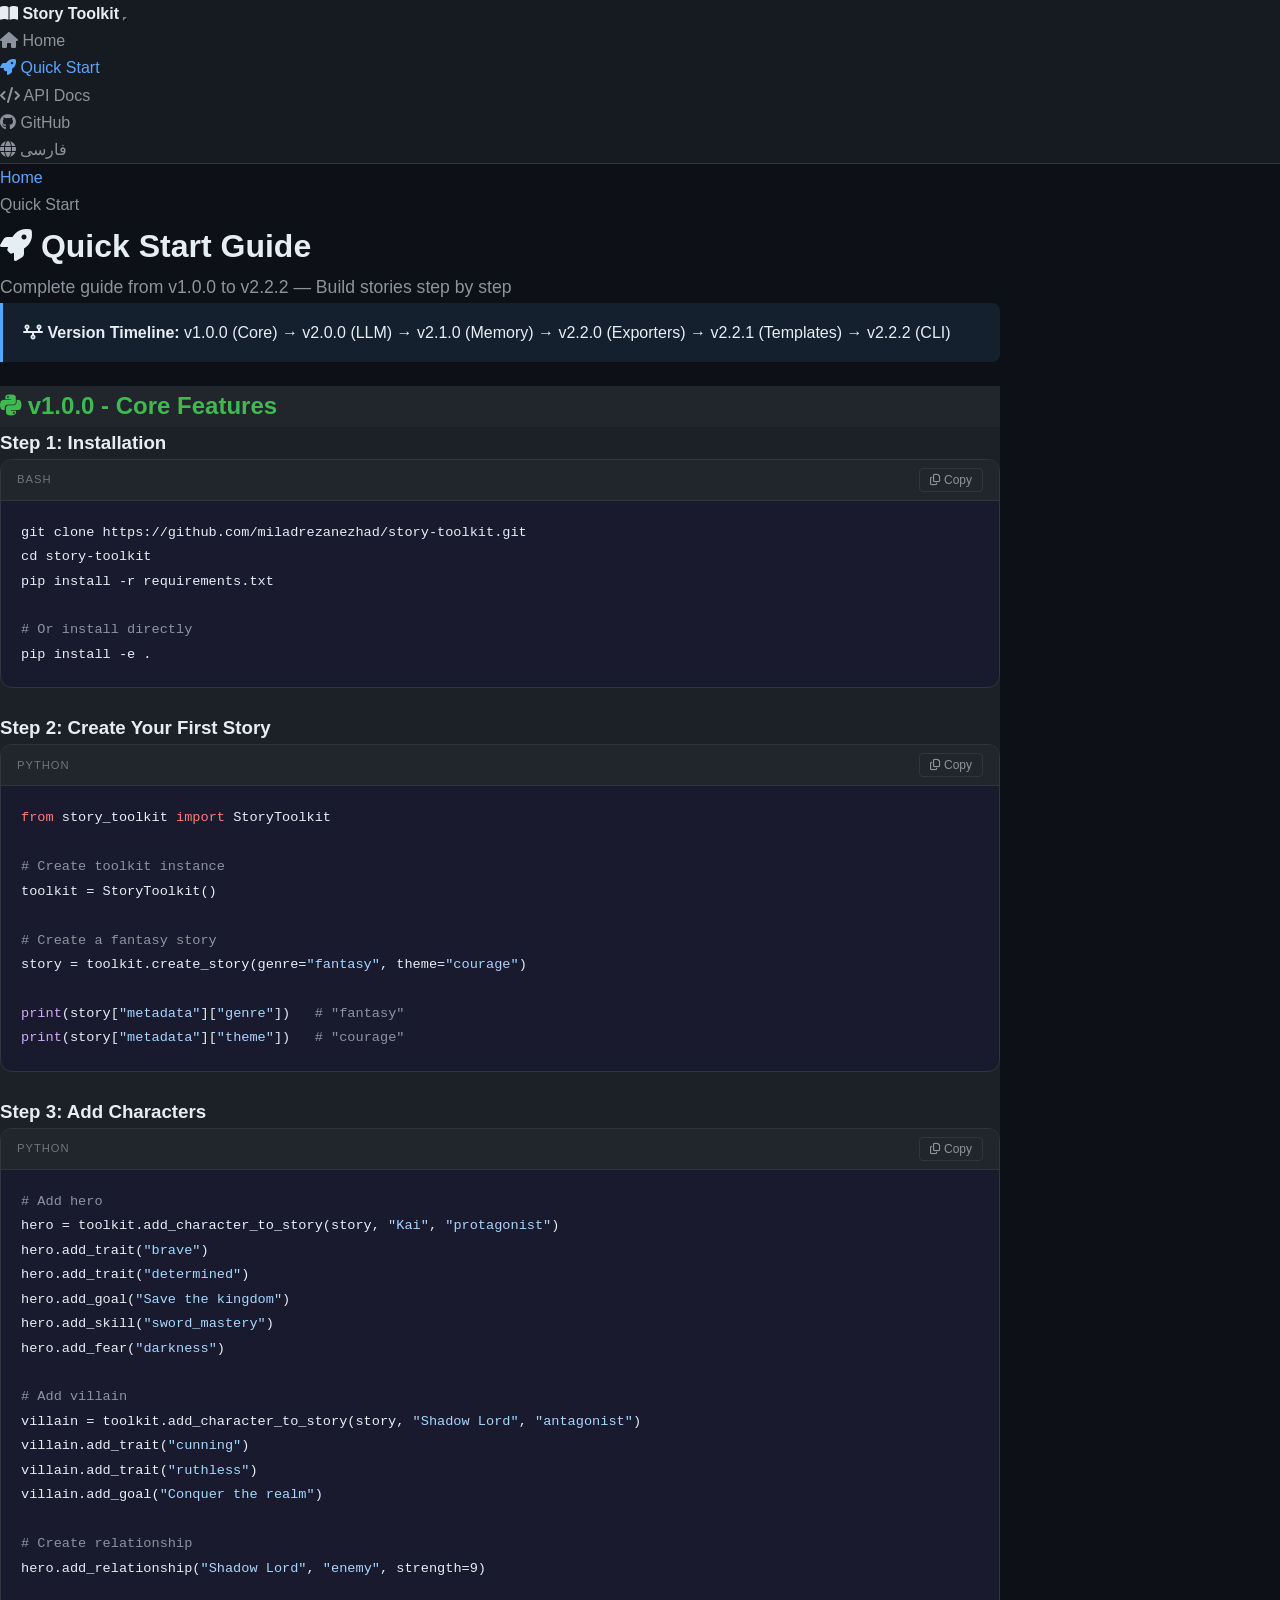
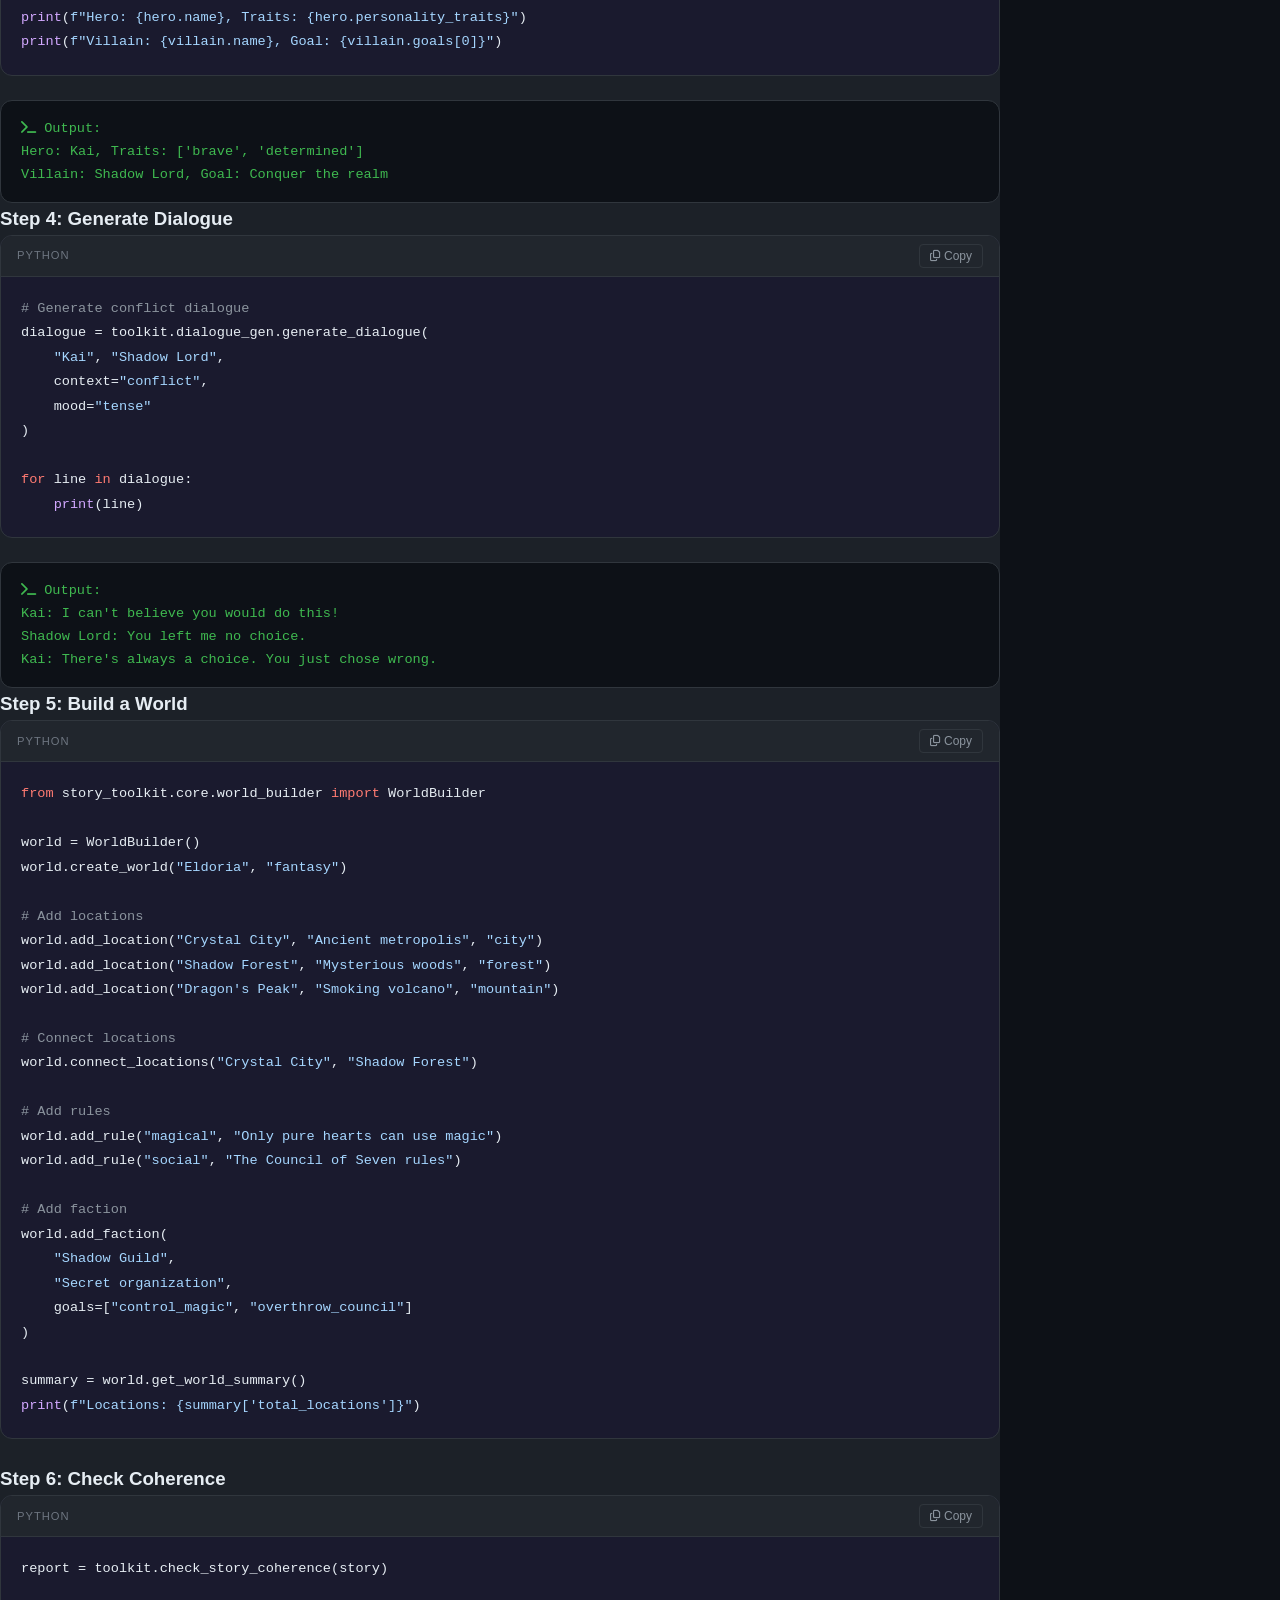
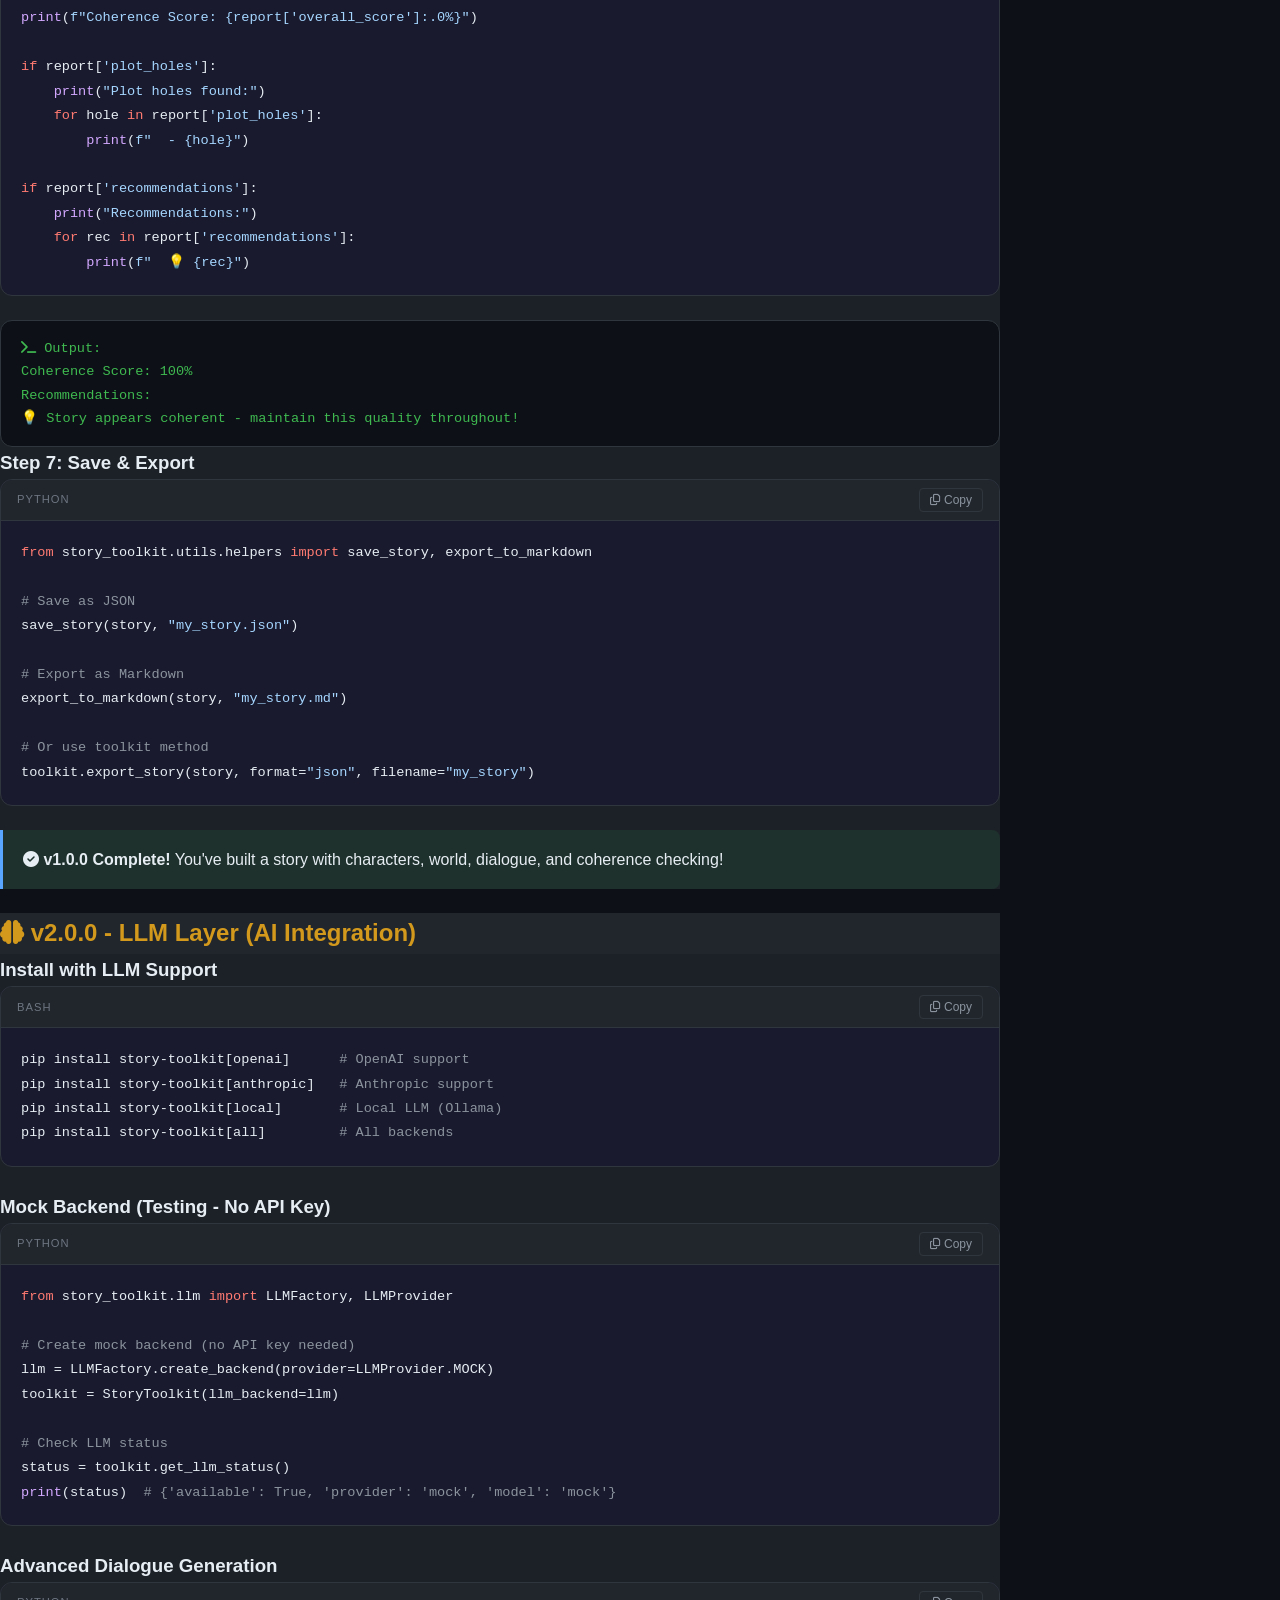
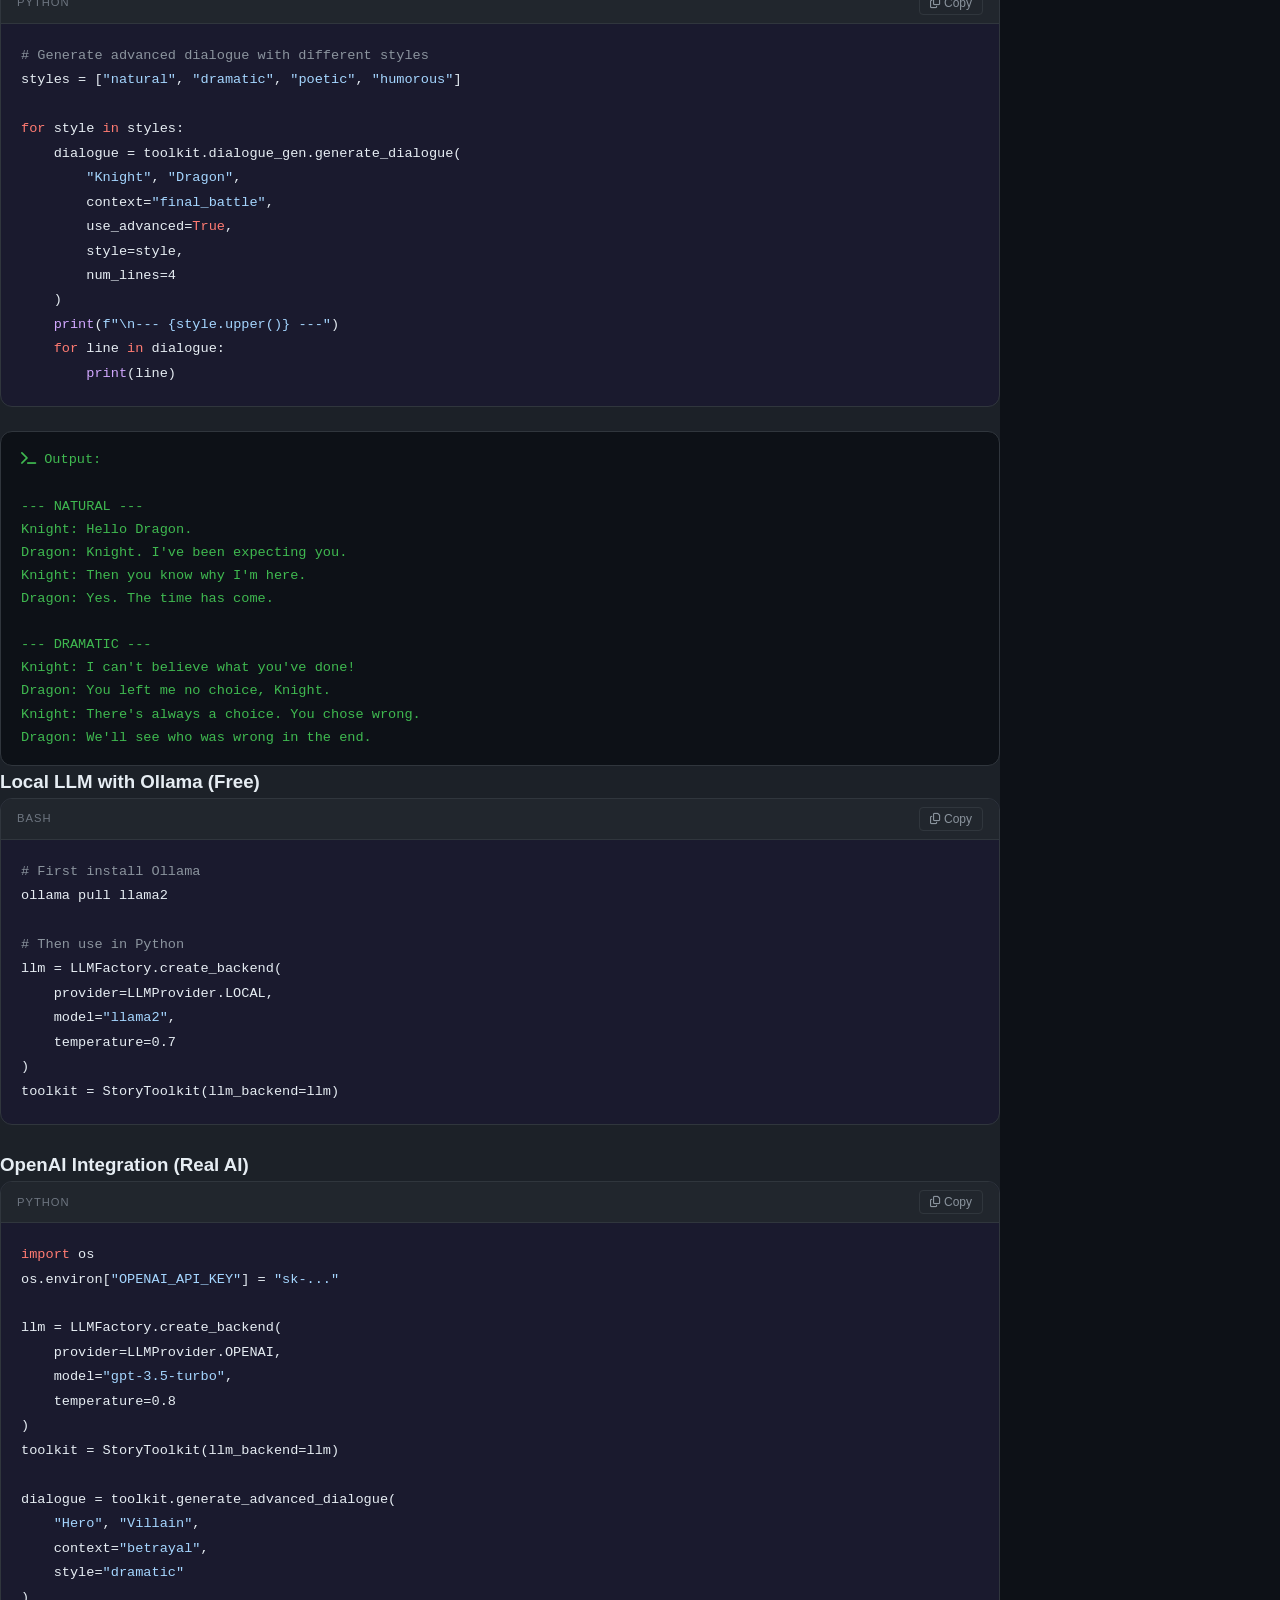
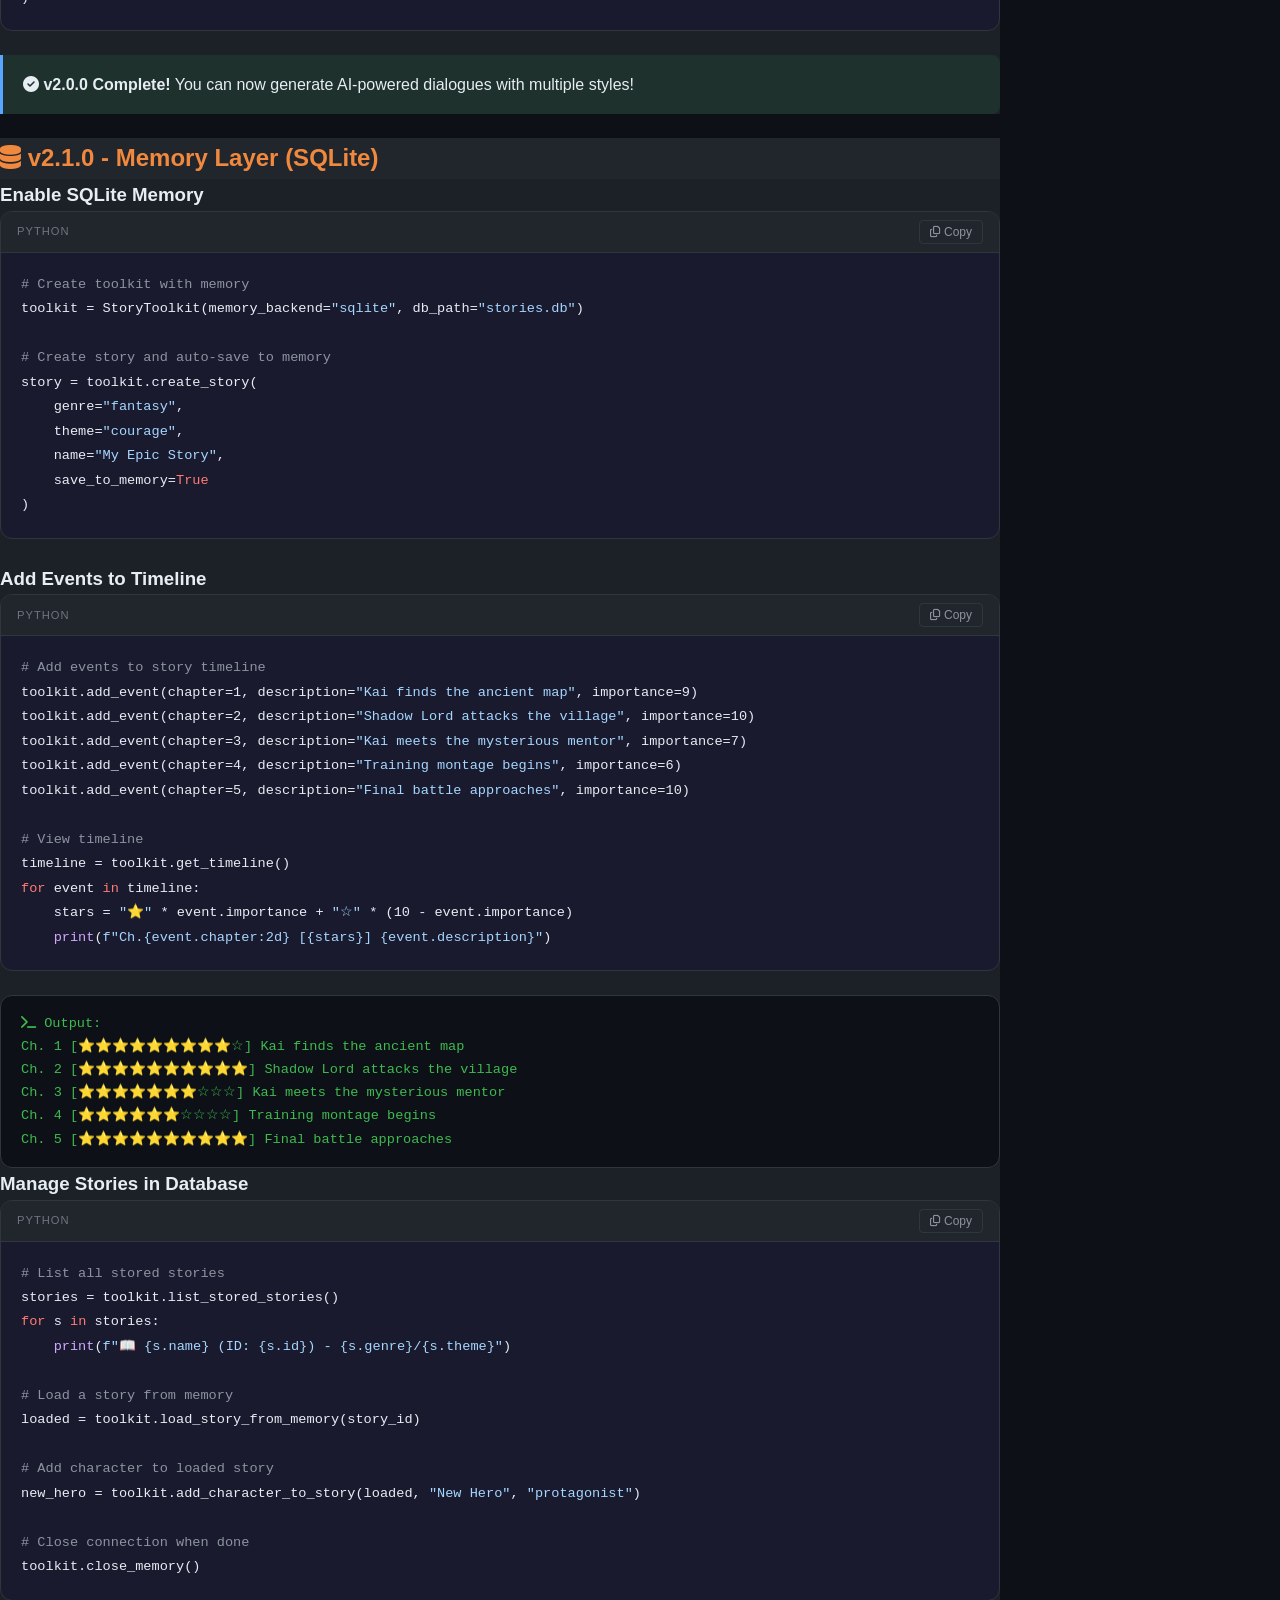
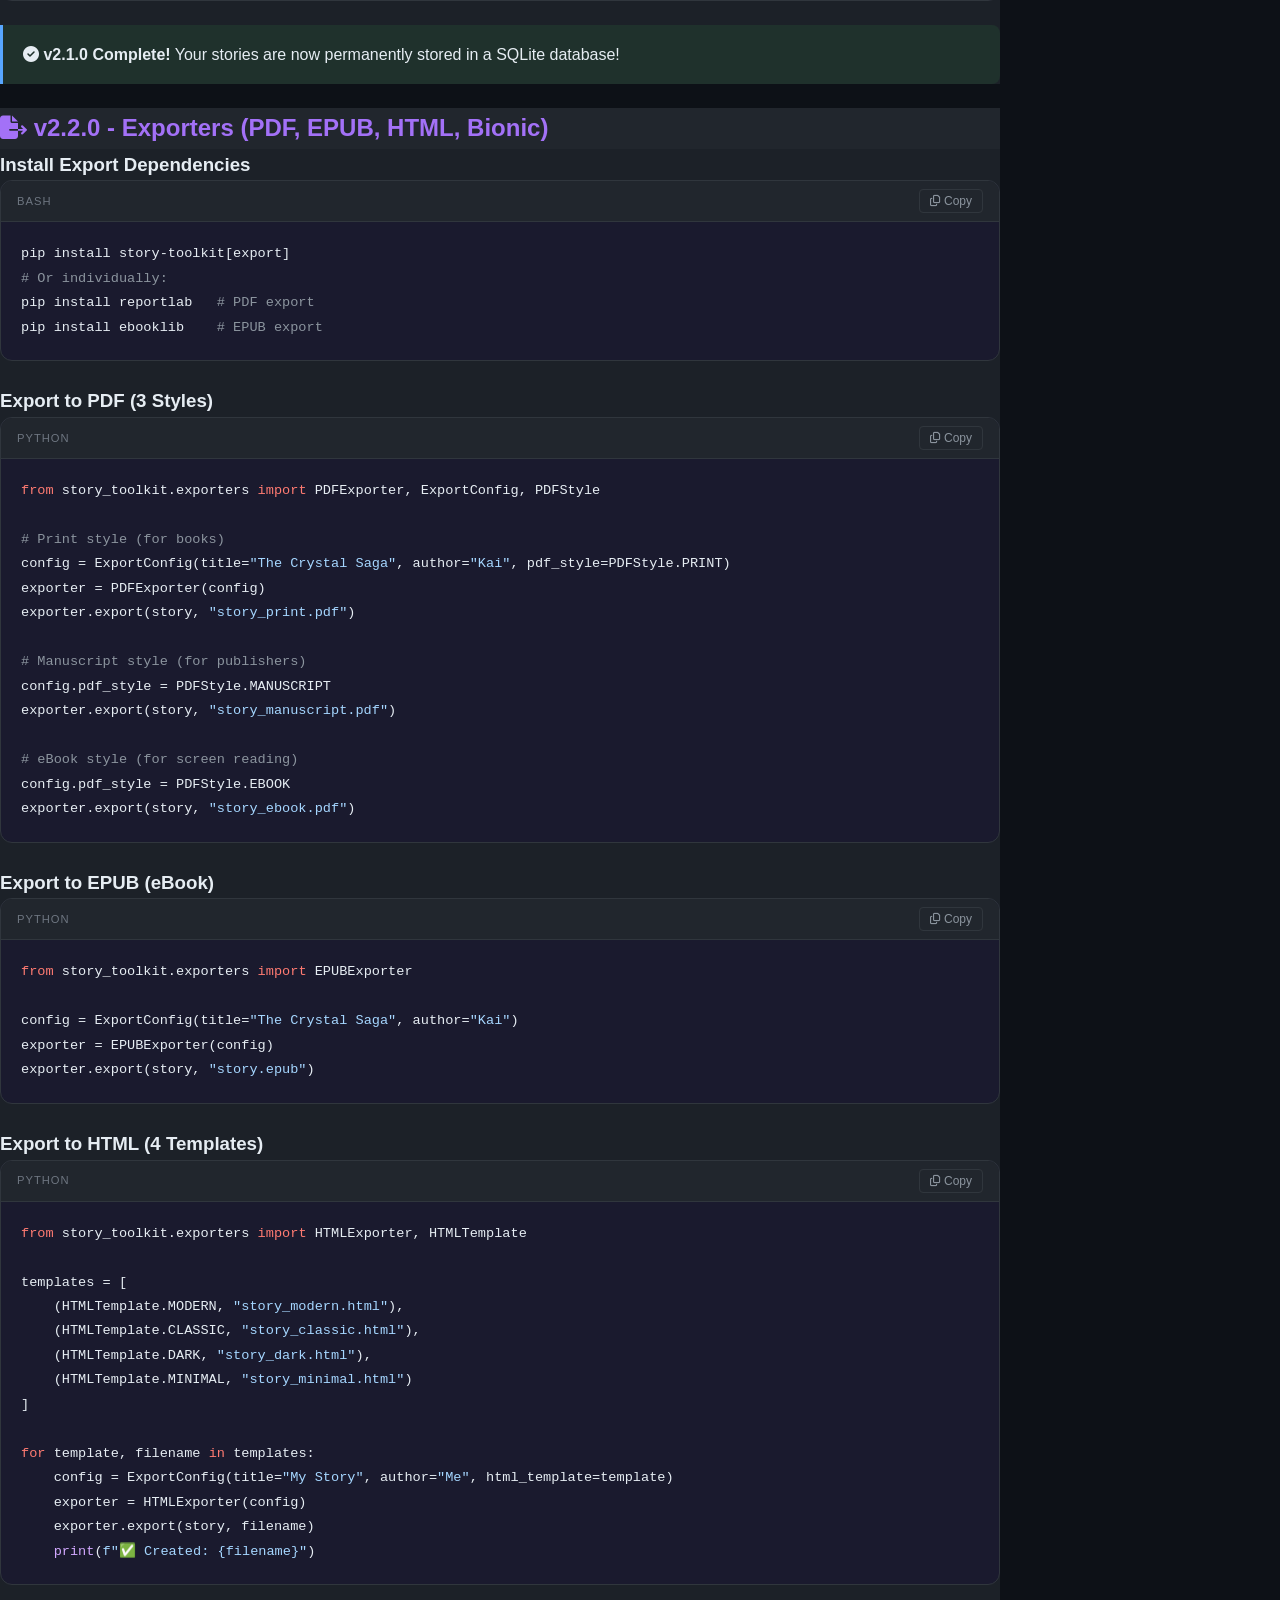
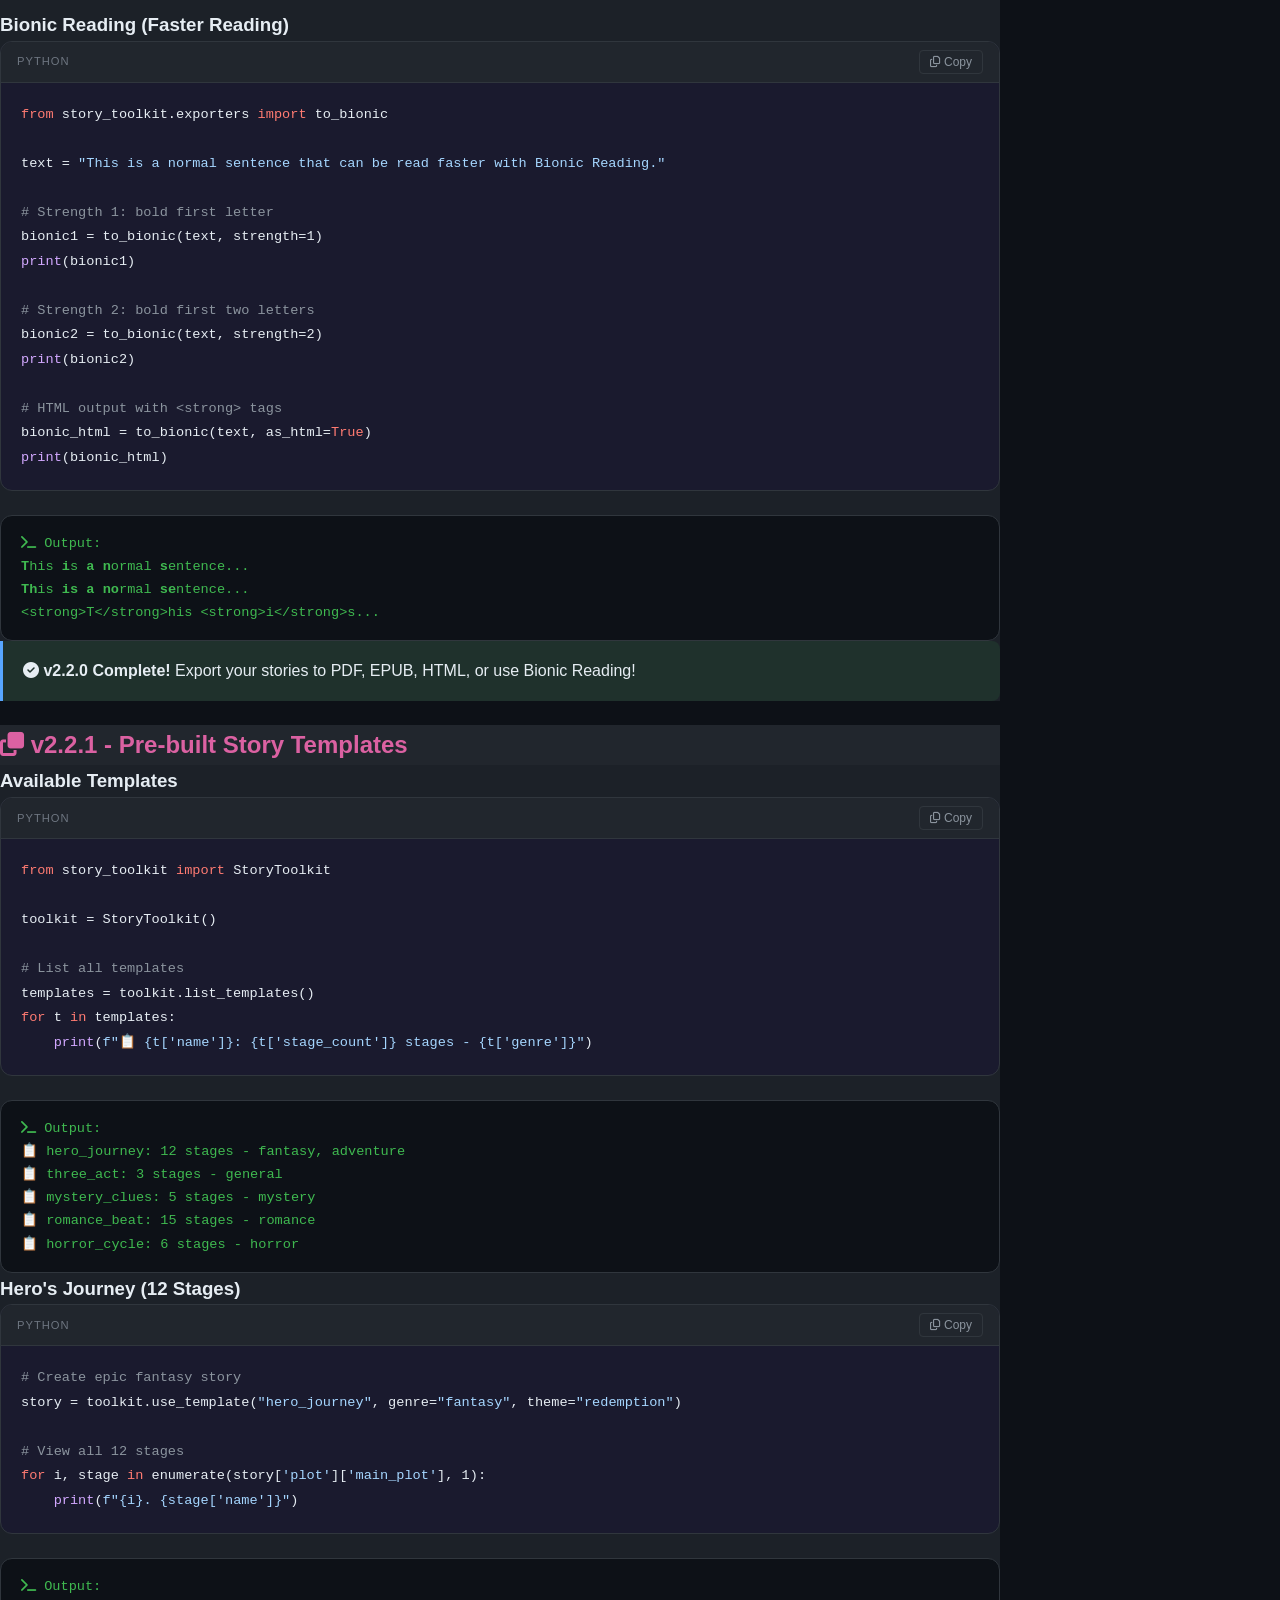
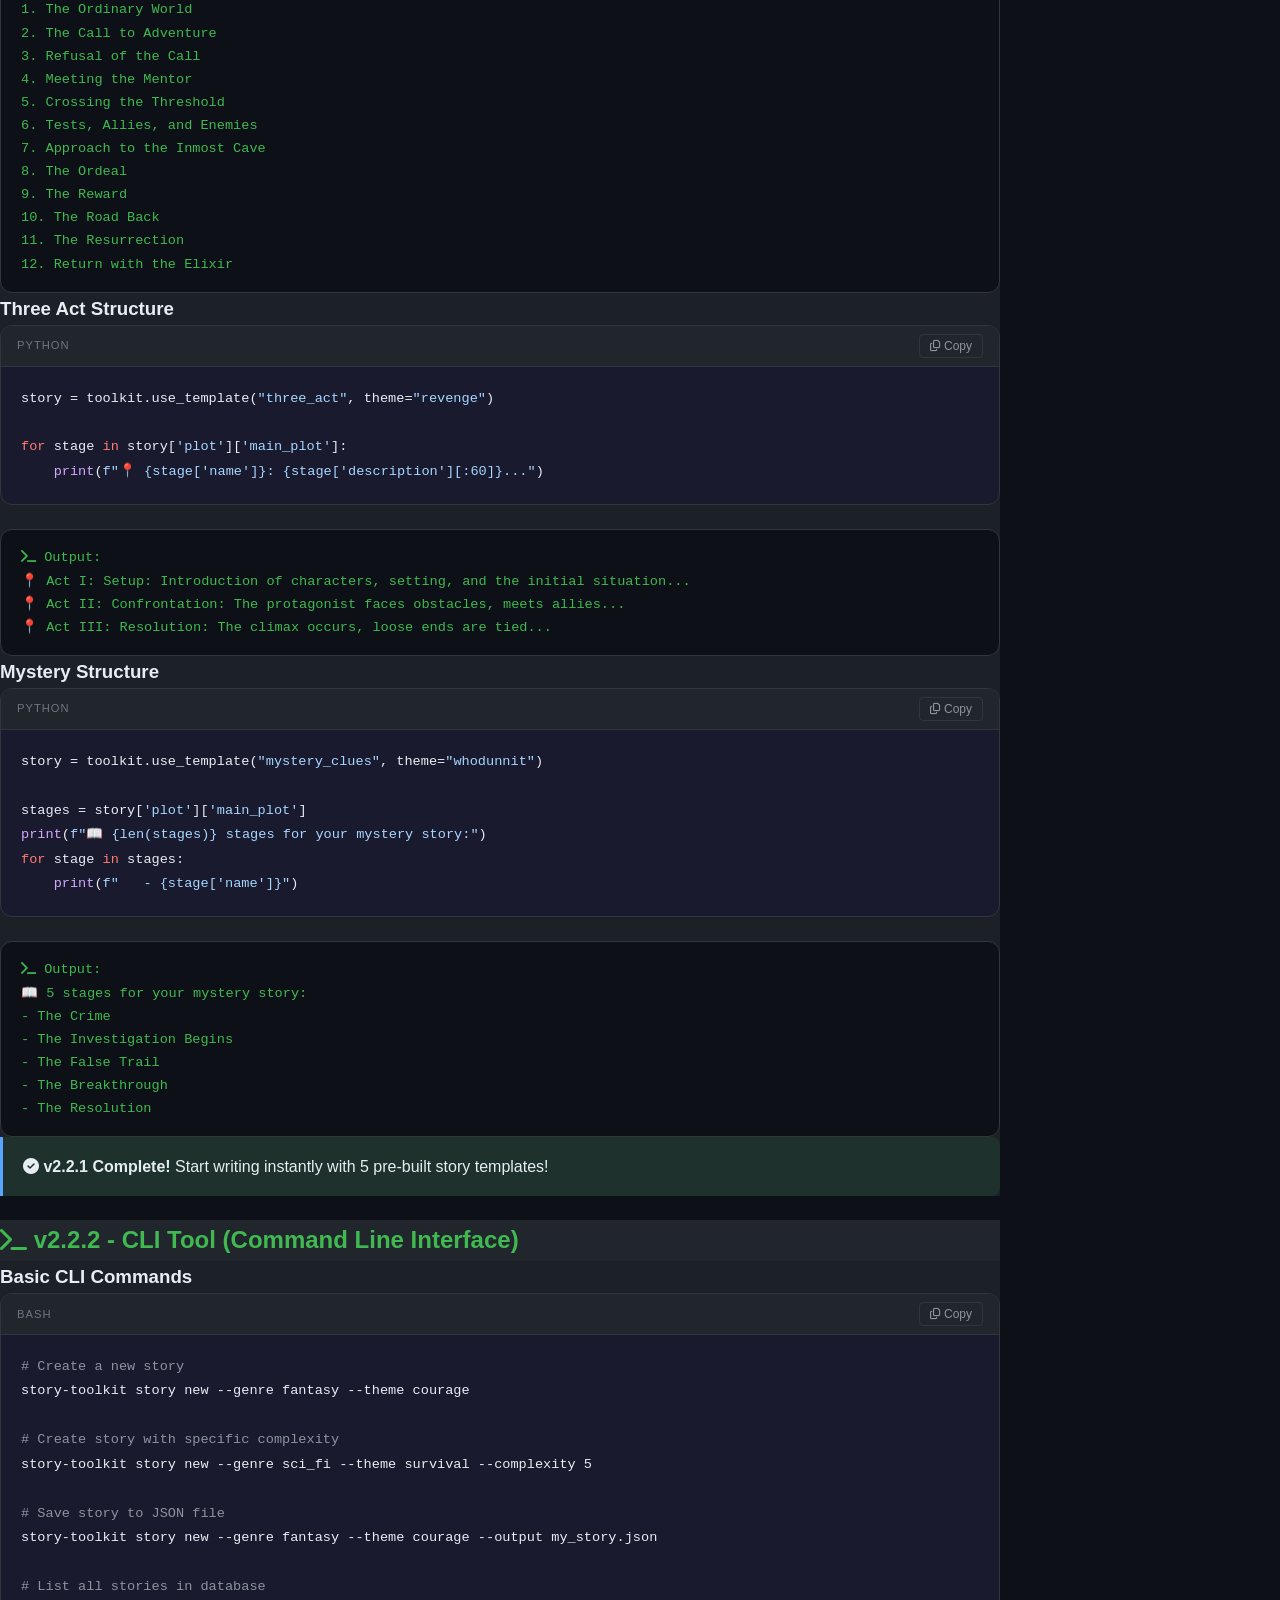
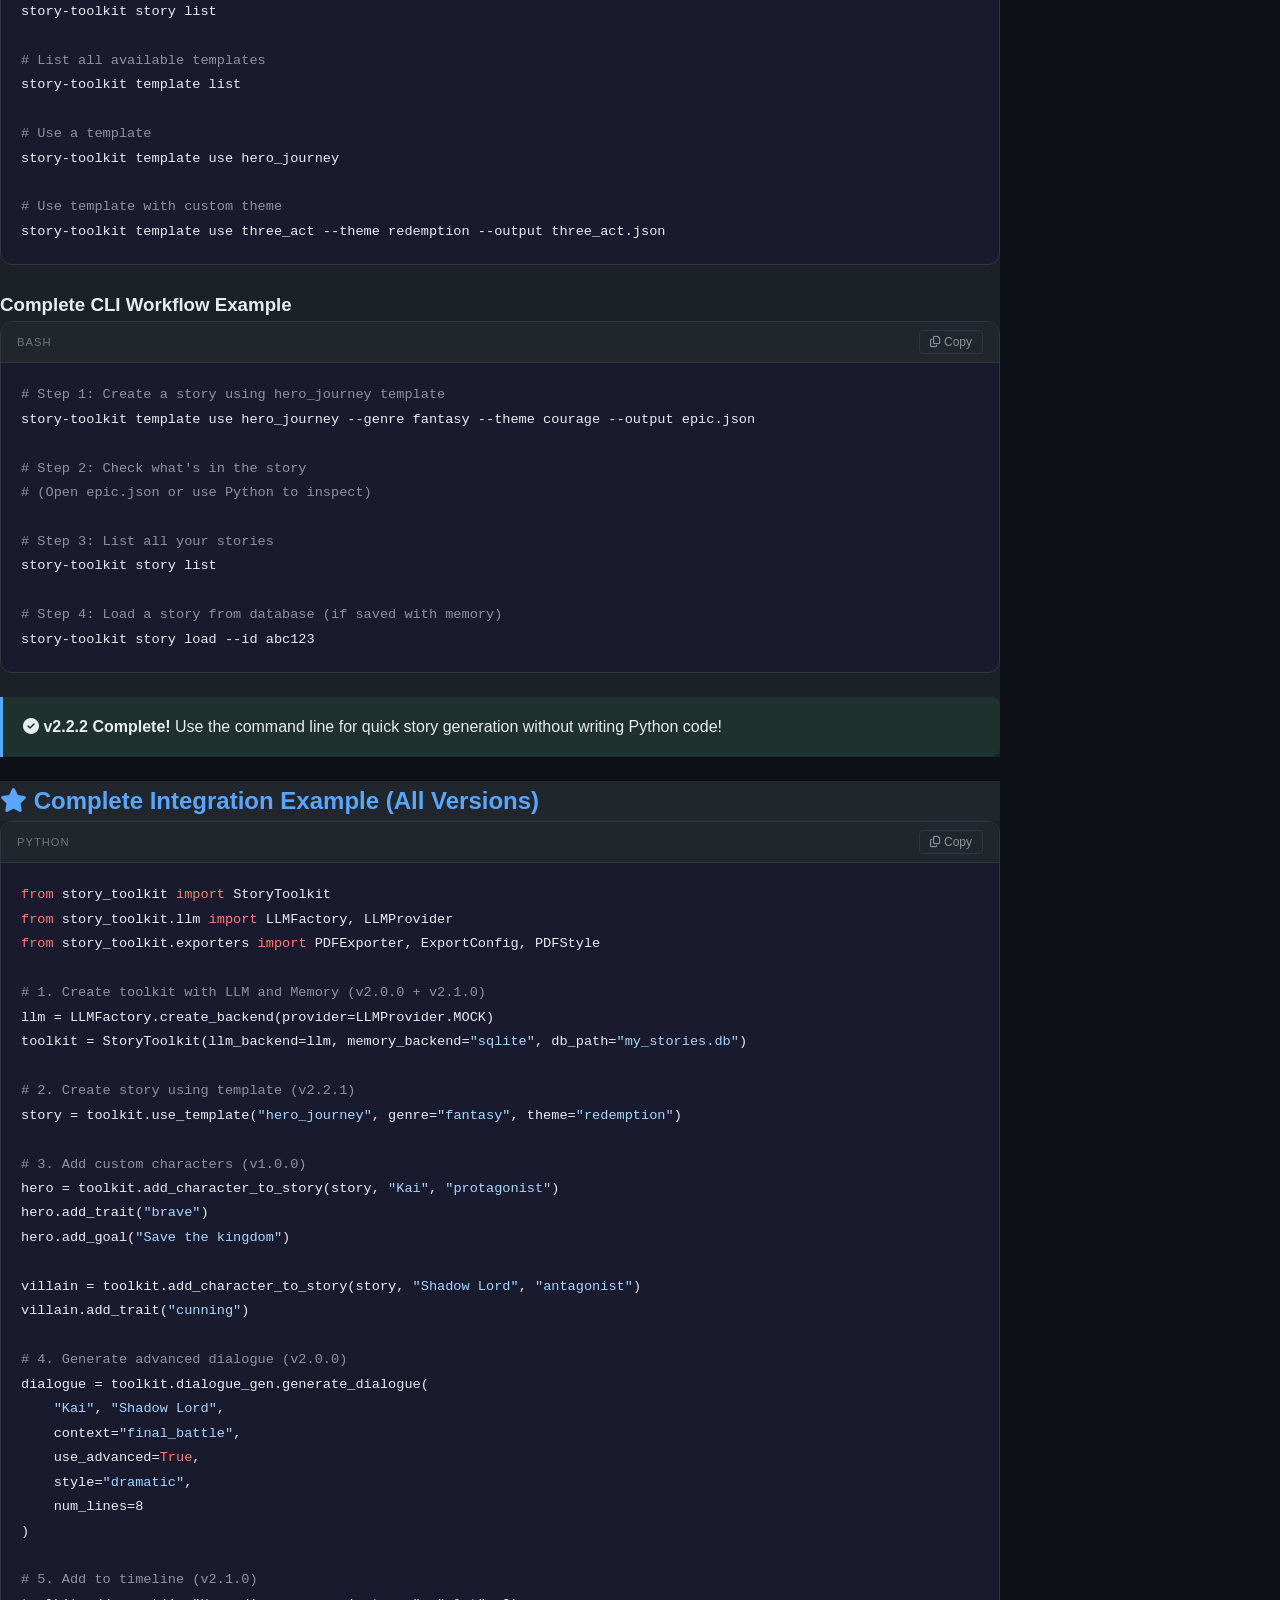
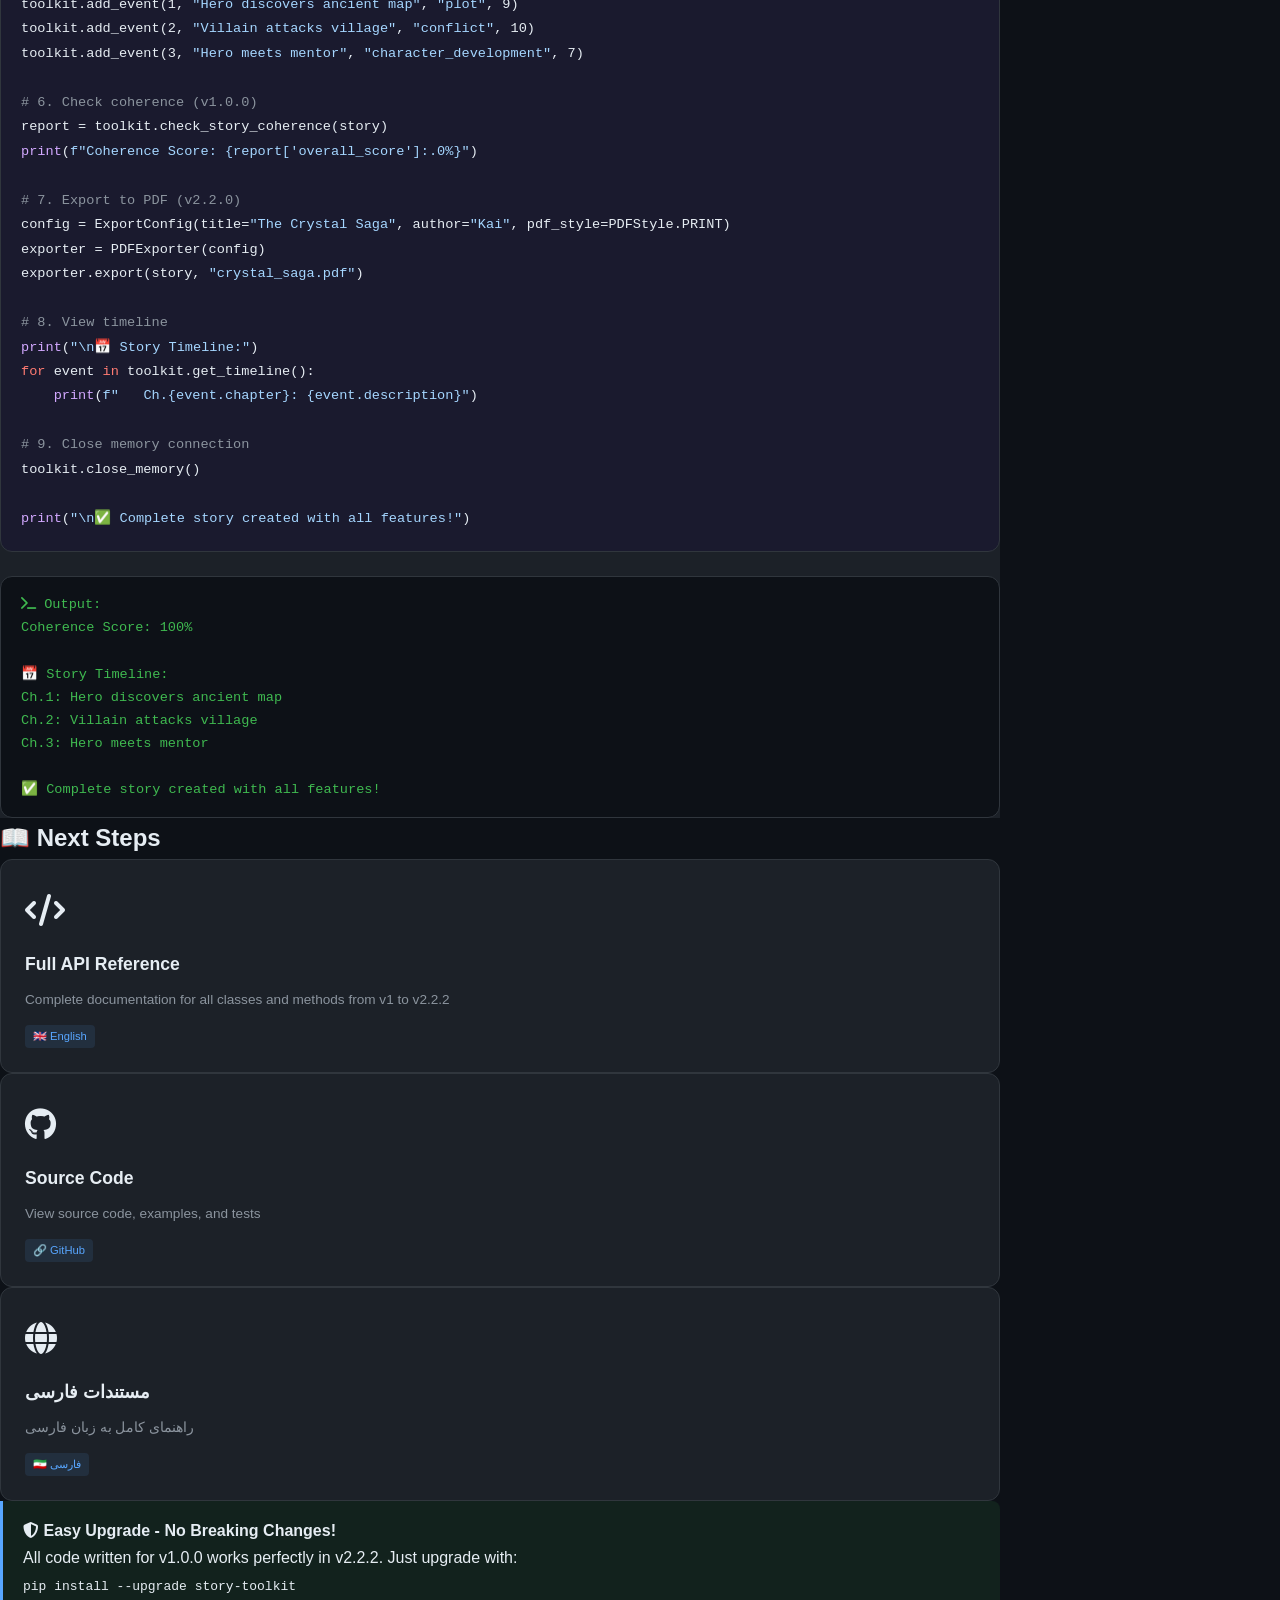
<file: docs/eng/quickstart.html>
<!DOCTYPE html>
<html lang="en" dir="ltr">
<head>
    <meta charset="UTF-8">
    <meta name="viewport" content="width=device-width, initial-scale=1.0">
    <title>Quick Start - Story Development Toolkit v2.2.2</title>

    <!-- Bootstrap -->
    <link rel="stylesheet" href="https://lib.arvancloud.ir/bootstrap/5.2.3/css/bootstrap.css">
    <!-- Font Awesome -->
    <link rel="stylesheet" href="https://lib.arvancloud.ir/font-awesome/6.3.0/css/all.min.css">
    <!-- Custom Styles -->
    <link rel="stylesheet" href="styles.css">
</head>
<body>

    <!-- Navbar -->
    <nav class="navbar navbar-expand-lg sticky-top">
        <div class="container">
            <a class="navbar-brand" href="index.html">
                <i class="fa-solid fa-book-open"></i> Story Toolkit
            </a>
            <button class="navbar-toggler" type="button" data-bs-toggle="collapse" data-bs-target="#navbarNav"
                    style="border-color:var(--border);">
                <span class="navbar-toggler-icon" style="filter:invert(1);"></span>
            </button>
            <div class="collapse navbar-collapse" id="navbarNav">
                <ul class="navbar-nav ms-auto mb-2 mb-lg-0">
                    <li class="nav-item">
                        <a class="nav-link" href="index.html"><i class="fa-solid fa-house"></i> Home</a>
                    </li>
                    <li class="nav-item">
                        <a class="nav-link active" href="quickstart.html"><i class="fa-solid fa-rocket"></i> Quick Start</a>
                    </li>
                    <li class="nav-item">
                        <a class="nav-link" href="api.html"><i class="fa-solid fa-code"></i> API Docs</a>
                    </li>
                    <li class="nav-item">
                        <a class="nav-link" href="https://github.com/miladrezanezhad/story-toolkit" target="_blank">
                            <i class="fa-brands fa-github"></i> GitHub
                        </a>
                    </li>
                    <li class="nav-item">
                        <a class="nav-link" href="../fa-ir/quickstart.html"><i class="fa-solid fa-globe"></i> فارسی</a>
                    </li>
                </ul>
            </div>
        </div>
    </nav>

    <!-- Main Content -->
    <div class="container py-5" style="max-width: 1000px;">

        <!-- Breadcrumb -->
        <nav aria-label="breadcrumb" class="mb-4">
            <ol class="breadcrumb" style="--bs-breadcrumb-divider-color: var(--text-muted);">
                <li class="breadcrumb-item"><a href="index.html" style="color:var(--accent);">Home</a></li>
                <li class="breadcrumb-item active" style="color:var(--text-secondary);">Quick Start</li>
            </ol>
        </nav>

        <!-- Header -->
        <h1 class="mb-2"><i class="fa-solid fa-rocket"></i> Quick Start Guide</h1>
        <p class="mb-3" style="font-size:1.1rem;color:var(--text-secondary);">
            Complete guide from v1.0.0 to v2.2.2 — Build stories step by step
        </p>

        <!-- Version Timeline -->
        <div class="note mb-5" style="background:rgba(88,166,255,0.1); border-left-color:var(--accent);">
            <i class="fa-solid fa-timeline"></i>
            <strong>Version Timeline:</strong> v1.0.0 (Core) → v2.0.0 (LLM) → v2.1.0 (Memory) → v2.2.0 (Exporters) → v2.2.1 (Templates) → v2.2.2 (CLI)
        </div>

        <!-- ============================================================ -->
        <!-- SECTION: v1.0.0 - CORE FEATURES -->
        <!-- ============================================================ -->
        <div class="card mb-5" style="background:var(--bg-card); border-color:var(--border);">
            <div class="card-header" style="background:var(--bg-tertiary);">
                <h2 class="mb-0" style="color:var(--green);"><i class="fa-brands fa-python"></i> v1.0.0 - Core Features</h2>
            </div>
            <div class="card-body">

                <h3>Step 1: Installation</h3>
                <div class="code-block-wrapper">
                    <div class="code-block-header"><span class="lang-label">bash</span><button class="copy-btn" onclick="copyCode(this)"><i class="fa-regular fa-copy"></i> Copy</button></div>
                    <div class="code-block-body"><pre><code>git clone https://github.com/miladrezanezhad/story-toolkit.git
cd story-toolkit
pip install -r requirements.txt

<span class="cm"># Or install directly</span>
pip install -e .</code></pre></div>
                </div>

                <h3>Step 2: Create Your First Story</h3>
                <div class="code-block-wrapper">
                    <div class="code-block-header"><span class="lang-label">python</span><button class="copy-btn" onclick="copyCode(this)"><i class="fa-regular fa-copy"></i> Copy</button></div>
                    <div class="code-block-body"><pre><code><span class="kw">from</span> story_toolkit <span class="kw">import</span> StoryToolkit

<span class="cm"># Create toolkit instance</span>
toolkit = StoryToolkit()

<span class="cm"># Create a fantasy story</span>
story = toolkit.create_story(genre=<span class="str">"fantasy"</span>, theme=<span class="str">"courage"</span>)

<span class="fn">print</span>(story[<span class="str">"metadata"</span>][<span class="str">"genre"</span>])   <span class="cm"># "fantasy"</span>
<span class="fn">print</span>(story[<span class="str">"metadata"</span>][<span class="str">"theme"</span>])   <span class="cm"># "courage"</span></code></pre></div>
                </div>

                <h3>Step 3: Add Characters</h3>
                <div class="code-block-wrapper">
                    <div class="code-block-header"><span class="lang-label">python</span><button class="copy-btn" onclick="copyCode(this)"><i class="fa-regular fa-copy"></i> Copy</button></div>
                    <div class="code-block-body"><pre><code><span class="cm"># Add hero</span>
hero = toolkit.add_character_to_story(story, <span class="str">"Kai"</span>, <span class="str">"protagonist"</span>)
hero.add_trait(<span class="str">"brave"</span>)
hero.add_trait(<span class="str">"determined"</span>)
hero.add_goal(<span class="str">"Save the kingdom"</span>)
hero.add_skill(<span class="str">"sword_mastery"</span>)
hero.add_fear(<span class="str">"darkness"</span>)

<span class="cm"># Add villain</span>
villain = toolkit.add_character_to_story(story, <span class="str">"Shadow Lord"</span>, <span class="str">"antagonist"</span>)
villain.add_trait(<span class="str">"cunning"</span>)
villain.add_trait(<span class="str">"ruthless"</span>)
villain.add_goal(<span class="str">"Conquer the realm"</span>)

<span class="cm"># Create relationship</span>
hero.add_relationship(<span class="str">"Shadow Lord"</span>, <span class="str">"enemy"</span>, strength=9)

<span class="fn">print</span>(<span class="str">f"Hero: {hero.name}, Traits: {hero.personality_traits}"</span>)
<span class="fn">print</span>(<span class="str">f"Villain: {villain.name}, Goal: {villain.goals[0]}"</span>)</code></pre></div>
                </div>

                <div class="output-block mb-3">
                    <i class="fa-solid fa-terminal"></i> Output:<br>
                    Hero: Kai, Traits: ['brave', 'determined']<br>
                    Villain: Shadow Lord, Goal: Conquer the realm
                </div>

                <h3>Step 4: Generate Dialogue</h3>
                <div class="code-block-wrapper">
                    <div class="code-block-header"><span class="lang-label">python</span><button class="copy-btn" onclick="copyCode(this)"><i class="fa-regular fa-copy"></i> Copy</button></div>
                    <div class="code-block-body"><pre><code><span class="cm"># Generate conflict dialogue</span>
dialogue = toolkit.dialogue_gen.generate_dialogue(
    <span class="str">"Kai"</span>, <span class="str">"Shadow Lord"</span>,
    context=<span class="str">"conflict"</span>,
    mood=<span class="str">"tense"</span>
)

<span class="kw">for</span> line <span class="kw">in</span> dialogue:
    <span class="fn">print</span>(line)</code></pre></div>
                </div>

                <div class="output-block mb-3">
                    <i class="fa-solid fa-terminal"></i> Output:<br>
                    Kai: I can't believe you would do this!<br>
                    Shadow Lord: You left me no choice.<br>
                    Kai: There's always a choice. You just chose wrong.
                </div>

                <h3>Step 5: Build a World</h3>
                <div class="code-block-wrapper">
                    <div class="code-block-header"><span class="lang-label">python</span><button class="copy-btn" onclick="copyCode(this)"><i class="fa-regular fa-copy"></i> Copy</button></div>
                    <div class="code-block-body"><pre><code><span class="kw">from</span> story_toolkit.core.world_builder <span class="kw">import</span> WorldBuilder

world = WorldBuilder()
world.create_world(<span class="str">"Eldoria"</span>, <span class="str">"fantasy"</span>)

<span class="cm"># Add locations</span>
world.add_location(<span class="str">"Crystal City"</span>, <span class="str">"Ancient metropolis"</span>, <span class="str">"city"</span>)
world.add_location(<span class="str">"Shadow Forest"</span>, <span class="str">"Mysterious woods"</span>, <span class="str">"forest"</span>)
world.add_location(<span class="str">"Dragon's Peak"</span>, <span class="str">"Smoking volcano"</span>, <span class="str">"mountain"</span>)

<span class="cm"># Connect locations</span>
world.connect_locations(<span class="str">"Crystal City"</span>, <span class="str">"Shadow Forest"</span>)

<span class="cm"># Add rules</span>
world.add_rule(<span class="str">"magical"</span>, <span class="str">"Only pure hearts can use magic"</span>)
world.add_rule(<span class="str">"social"</span>, <span class="str">"The Council of Seven rules"</span>)

<span class="cm"># Add faction</span>
world.add_faction(
    <span class="str">"Shadow Guild"</span>,
    <span class="str">"Secret organization"</span>,
    goals=[<span class="str">"control_magic"</span>, <span class="str">"overthrow_council"</span>]
)

summary = world.get_world_summary()
<span class="fn">print</span>(<span class="str">f"Locations: {summary['total_locations']}"</span>)</code></pre></div>
                </div>

                <h3>Step 6: Check Coherence</h3>
                <div class="code-block-wrapper">
                    <div class="code-block-header"><span class="lang-label">python</span><button class="copy-btn" onclick="copyCode(this)"><i class="fa-regular fa-copy"></i> Copy</button></div>
                    <div class="code-block-body"><pre><code>report = toolkit.check_story_coherence(story)

<span class="fn">print</span>(<span class="str">f"Coherence Score: {report['overall_score']:.0%}"</span>)

<span class="kw">if</span> report[<span class="str">'plot_holes'</span>]:
    <span class="fn">print</span>(<span class="str">"Plot holes found:"</span>)
    <span class="kw">for</span> hole <span class="kw">in</span> report[<span class="str">'plot_holes'</span>]:
        <span class="fn">print</span>(<span class="str">f"  - {hole}"</span>)

<span class="kw">if</span> report[<span class="str">'recommendations'</span>]:
    <span class="fn">print</span>(<span class="str">"Recommendations:"</span>)
    <span class="kw">for</span> rec <span class="kw">in</span> report[<span class="str">'recommendations'</span>]:
        <span class="fn">print</span>(<span class="str">f"  💡 {rec}"</span>)</code></pre></div>
                </div>

                <div class="output-block mb-3">
                    <i class="fa-solid fa-terminal"></i> Output:<br>
                    Coherence Score: 100%<br>
                    Recommendations:<br>
                      💡 Story appears coherent - maintain this quality throughout!
                </div>

                <h3>Step 7: Save & Export</h3>
                <div class="code-block-wrapper">
                    <div class="code-block-header"><span class="lang-label">python</span><button class="copy-btn" onclick="copyCode(this)"><i class="fa-regular fa-copy"></i> Copy</button></div>
                    <div class="code-block-body"><pre><code><span class="kw">from</span> story_toolkit.utils.helpers <span class="kw">import</span> save_story, export_to_markdown

<span class="cm"># Save as JSON</span>
save_story(story, <span class="str">"my_story.json"</span>)

<span class="cm"># Export as Markdown</span>
export_to_markdown(story, <span class="str">"my_story.md"</span>)

<span class="cm"># Or use toolkit method</span>
toolkit.export_story(story, format=<span class="str">"json"</span>, filename=<span class="str">"my_story"</span>)</code></pre></div>
                </div>

                <div class="note" style="background:rgba(63,185,80,0.1);">
                    <i class="fa-solid fa-check-circle"></i>
                    <strong>v1.0.0 Complete!</strong> You've built a story with characters, world, dialogue, and coherence checking!
                </div>
            </div>
        </div>

        <!-- ============================================================ -->
        <!-- SECTION: v2.0.0 - LLM LAYER -->
        <!-- ============================================================ -->
        <div class="card mb-5" style="background:var(--bg-card); border-color:var(--border);">
            <div class="card-header" style="background:var(--bg-tertiary);">
                <h2 class="mb-0" style="color:var(--yellow);"><i class="fa-solid fa-brain"></i> v2.0.0 - LLM Layer (AI Integration)</h2>
            </div>
            <div class="card-body">

                <h3>Install with LLM Support</h3>
                <div class="code-block-wrapper">
                    <div class="code-block-header"><span class="lang-label">bash</span><button class="copy-btn" onclick="copyCode(this)"><i class="fa-regular fa-copy"></i> Copy</button></div>
                    <div class="code-block-body"><pre><code>pip install story-toolkit[openai]      <span class="cm"># OpenAI support</span>
pip install story-toolkit[anthropic]   <span class="cm"># Anthropic support</span>
pip install story-toolkit[local]       <span class="cm"># Local LLM (Ollama)</span>
pip install story-toolkit[all]         <span class="cm"># All backends</span></code></pre></div>
                </div>

                <h3>Mock Backend (Testing - No API Key)</h3>
                <div class="code-block-wrapper">
                    <div class="code-block-header"><span class="lang-label">python</span><button class="copy-btn" onclick="copyCode(this)"><i class="fa-regular fa-copy"></i> Copy</button></div>
                    <div class="code-block-body"><pre><code><span class="kw">from</span> story_toolkit.llm <span class="kw">import</span> LLMFactory, LLMProvider

<span class="cm"># Create mock backend (no API key needed)</span>
llm = LLMFactory.create_backend(provider=LLMProvider.MOCK)
toolkit = StoryToolkit(llm_backend=llm)

<span class="cm"># Check LLM status</span>
status = toolkit.get_llm_status()
<span class="fn">print</span>(status)  <span class="cm"># {'available': True, 'provider': 'mock', 'model': 'mock'}</span></code></pre></div>
                </div>

                <h3>Advanced Dialogue Generation</h3>
                <div class="code-block-wrapper">
                    <div class="code-block-header"><span class="lang-label">python</span><button class="copy-btn" onclick="copyCode(this)"><i class="fa-regular fa-copy"></i> Copy</button></div>
                    <div class="code-block-body"><pre><code><span class="cm"># Generate advanced dialogue with different styles</span>
styles = [<span class="str">"natural"</span>, <span class="str">"dramatic"</span>, <span class="str">"poetic"</span>, <span class="str">"humorous"</span>]

<span class="kw">for</span> style <span class="kw">in</span> styles:
    dialogue = toolkit.dialogue_gen.generate_dialogue(
        <span class="str">"Knight"</span>, <span class="str">"Dragon"</span>,
        context=<span class="str">"final_battle"</span>,
        use_advanced=<span class="kw">True</span>,
        style=style,
        num_lines=4
    )
    <span class="fn">print</span>(<span class="str">f"\n--- {style.upper()} ---"</span>)
    <span class="kw">for</span> line <span class="kw">in</span> dialogue:
        <span class="fn">print</span>(line)</code></pre></div>
                </div>

                <div class="output-block mb-3">
                    <i class="fa-solid fa-terminal"></i> Output:<br><br>
                    --- NATURAL ---<br>
                    Knight: Hello Dragon.<br>
                    Dragon: Knight. I've been expecting you.<br>
                    Knight: Then you know why I'm here.<br>
                    Dragon: Yes. The time has come.<br><br>
                    --- DRAMATIC ---<br>
                    Knight: I can't believe what you've done!<br>
                    Dragon: You left me no choice, Knight.<br>
                    Knight: There's always a choice. You chose wrong.<br>
                    Dragon: We'll see who was wrong in the end.
                </div>

                <h3>Local LLM with Ollama (Free)</h3>
                <div class="code-block-wrapper">
                    <div class="code-block-header"><span class="lang-label">bash</span><button class="copy-btn" onclick="copyCode(this)"><i class="fa-regular fa-copy"></i> Copy</button></div>
                    <div class="code-block-body"><pre><code><span class="cm"># First install Ollama</span>
ollama pull llama2

<span class="cm"># Then use in Python</span>
llm = LLMFactory.create_backend(
    provider=LLMProvider.LOCAL,
    model=<span class="str">"llama2"</span>,
    temperature=0.7
)
toolkit = StoryToolkit(llm_backend=llm)</code></pre></div>
                </div>

                <h3>OpenAI Integration (Real AI)</h3>
                <div class="code-block-wrapper">
                    <div class="code-block-header"><span class="lang-label">python</span><button class="copy-btn" onclick="copyCode(this)"><i class="fa-regular fa-copy"></i> Copy</button></div>
                    <div class="code-block-body"><pre><code><span class="kw">import</span> os
os.environ[<span class="str">"OPENAI_API_KEY"</span>] = <span class="str">"sk-..."</span>

llm = LLMFactory.create_backend(
    provider=LLMProvider.OPENAI,
    model=<span class="str">"gpt-3.5-turbo"</span>,
    temperature=0.8
)
toolkit = StoryToolkit(llm_backend=llm)

dialogue = toolkit.generate_advanced_dialogue(
    <span class="str">"Hero"</span>, <span class="str">"Villain"</span>,
    context=<span class="str">"betrayal"</span>,
    style=<span class="str">"dramatic"</span>
)</code></pre></div>
                </div>

                <div class="note" style="background:rgba(63,185,80,0.1);">
                    <i class="fa-solid fa-check-circle"></i>
                    <strong>v2.0.0 Complete!</strong> You can now generate AI-powered dialogues with multiple styles!
                </div>
            </div>
        </div>

        <!-- ============================================================ -->
        <!-- SECTION: v2.1.0 - MEMORY LAYER -->
        <!-- ============================================================ -->
        <div class="card mb-5" style="background:var(--bg-card); border-color:var(--border);">
            <div class="card-header" style="background:var(--bg-tertiary);">
                <h2 class="mb-0" style="color:var(--orange);"><i class="fa-solid fa-database"></i> v2.1.0 - Memory Layer (SQLite)</h2>
            </div>
            <div class="card-body">

                <h3>Enable SQLite Memory</h3>
                <div class="code-block-wrapper">
                    <div class="code-block-header"><span class="lang-label">python</span><button class="copy-btn" onclick="copyCode(this)"><i class="fa-regular fa-copy"></i> Copy</button></div>
                    <div class="code-block-body"><pre><code><span class="cm"># Create toolkit with memory</span>
toolkit = StoryToolkit(memory_backend=<span class="str">"sqlite"</span>, db_path=<span class="str">"stories.db"</span>)

<span class="cm"># Create story and auto-save to memory</span>
story = toolkit.create_story(
    genre=<span class="str">"fantasy"</span>,
    theme=<span class="str">"courage"</span>,
    name=<span class="str">"My Epic Story"</span>,
    save_to_memory=<span class="kw">True</span>
)</code></pre></div>
                </div>

                <h3>Add Events to Timeline</h3>
                <div class="code-block-wrapper">
                    <div class="code-block-header"><span class="lang-label">python</span><button class="copy-btn" onclick="copyCode(this)"><i class="fa-regular fa-copy"></i> Copy</button></div>
                    <div class="code-block-body"><pre><code><span class="cm"># Add events to story timeline</span>
toolkit.add_event(chapter=1, description=<span class="str">"Kai finds the ancient map"</span>, importance=9)
toolkit.add_event(chapter=2, description=<span class="str">"Shadow Lord attacks the village"</span>, importance=10)
toolkit.add_event(chapter=3, description=<span class="str">"Kai meets the mysterious mentor"</span>, importance=7)
toolkit.add_event(chapter=4, description=<span class="str">"Training montage begins"</span>, importance=6)
toolkit.add_event(chapter=5, description=<span class="str">"Final battle approaches"</span>, importance=10)

<span class="cm"># View timeline</span>
timeline = toolkit.get_timeline()
<span class="kw">for</span> event <span class="kw">in</span> timeline:
    stars = <span class="str">"⭐"</span> * event.importance + <span class="str">"☆"</span> * (10 - event.importance)
    <span class="fn">print</span>(<span class="str">f"Ch.{event.chapter:2d} [{stars}] {event.description}"</span>)</code></pre></div>
                </div>

                <div class="output-block mb-3">
                    <i class="fa-solid fa-terminal"></i> Output:<br>
                    Ch. 1 [⭐⭐⭐⭐⭐⭐⭐⭐⭐☆] Kai finds the ancient map<br>
                    Ch. 2 [⭐⭐⭐⭐⭐⭐⭐⭐⭐⭐] Shadow Lord attacks the village<br>
                    Ch. 3 [⭐⭐⭐⭐⭐⭐⭐☆☆☆] Kai meets the mysterious mentor<br>
                    Ch. 4 [⭐⭐⭐⭐⭐⭐☆☆☆☆] Training montage begins<br>
                    Ch. 5 [⭐⭐⭐⭐⭐⭐⭐⭐⭐⭐] Final battle approaches
                </div>

                <h3>Manage Stories in Database</h3>
                <div class="code-block-wrapper">
                    <div class="code-block-header"><span class="lang-label">python</span><button class="copy-btn" onclick="copyCode(this)"><i class="fa-regular fa-copy"></i> Copy</button></div>
                    <div class="code-block-body"><pre><code><span class="cm"># List all stored stories</span>
stories = toolkit.list_stored_stories()
<span class="kw">for</span> s <span class="kw">in</span> stories:
    <span class="fn">print</span>(<span class="str">f"📖 {s.name} (ID: {s.id}) - {s.genre}/{s.theme}"</span>)

<span class="cm"># Load a story from memory</span>
loaded = toolkit.load_story_from_memory(story_id)

<span class="cm"># Add character to loaded story</span>
new_hero = toolkit.add_character_to_story(loaded, <span class="str">"New Hero"</span>, <span class="str">"protagonist"</span>)

<span class="cm"># Close connection when done</span>
toolkit.close_memory()</code></pre></div>
                </div>

                <div class="note" style="background:rgba(63,185,80,0.1);">
                    <i class="fa-solid fa-check-circle"></i>
                    <strong>v2.1.0 Complete!</strong> Your stories are now permanently stored in a SQLite database!
                </div>
            </div>
        </div>

        <!-- ============================================================ -->
        <!-- SECTION: v2.2.0 - EXPORTERS -->
        <!-- ============================================================ -->
        <div class="card mb-5" style="background:var(--bg-card); border-color:var(--border);">
            <div class="card-header" style="background:var(--bg-tertiary);">
                <h2 class="mb-0" style="color:var(--purple);"><i class="fa-solid fa-file-export"></i> v2.2.0 - Exporters (PDF, EPUB, HTML, Bionic)</h2>
            </div>
            <div class="card-body">

                <h3>Install Export Dependencies</h3>
                <div class="code-block-wrapper">
                    <div class="code-block-header"><span class="lang-label">bash</span><button class="copy-btn" onclick="copyCode(this)"><i class="fa-regular fa-copy"></i> Copy</button></div>
                    <div class="code-block-body"><pre><code>pip install story-toolkit[export]
<span class="cm"># Or individually:</span>
pip install reportlab   <span class="cm"># PDF export</span>
pip install ebooklib    <span class="cm"># EPUB export</span></code></pre></div>
                </div>

                <h3>Export to PDF (3 Styles)</h3>
                <div class="code-block-wrapper">
                    <div class="code-block-header"><span class="lang-label">python</span><button class="copy-btn" onclick="copyCode(this)"><i class="fa-regular fa-copy"></i> Copy</button></div>
                    <div class="code-block-body"><pre><code><span class="kw">from</span> story_toolkit.exporters <span class="kw">import</span> PDFExporter, ExportConfig, PDFStyle

<span class="cm"># Print style (for books)</span>
config = ExportConfig(title=<span class="str">"The Crystal Saga"</span>, author=<span class="str">"Kai"</span>, pdf_style=PDFStyle.PRINT)
exporter = PDFExporter(config)
exporter.export(story, <span class="str">"story_print.pdf"</span>)

<span class="cm"># Manuscript style (for publishers)</span>
config.pdf_style = PDFStyle.MANUSCRIPT
exporter.export(story, <span class="str">"story_manuscript.pdf"</span>)

<span class="cm"># eBook style (for screen reading)</span>
config.pdf_style = PDFStyle.EBOOK
exporter.export(story, <span class="str">"story_ebook.pdf"</span>)</code></pre></div>
                </div>

                <h3>Export to EPUB (eBook)</h3>
                <div class="code-block-wrapper">
                    <div class="code-block-header"><span class="lang-label">python</span><button class="copy-btn" onclick="copyCode(this)"><i class="fa-regular fa-copy"></i> Copy</button></div>
                    <div class="code-block-body"><pre><code><span class="kw">from</span> story_toolkit.exporters <span class="kw">import</span> EPUBExporter

config = ExportConfig(title=<span class="str">"The Crystal Saga"</span>, author=<span class="str">"Kai"</span>)
exporter = EPUBExporter(config)
exporter.export(story, <span class="str">"story.epub"</span>)</code></pre></div>
                </div>

                <h3>Export to HTML (4 Templates)</h3>
                <div class="code-block-wrapper">
                    <div class="code-block-header"><span class="lang-label">python</span><button class="copy-btn" onclick="copyCode(this)"><i class="fa-regular fa-copy"></i> Copy</button></div>
                    <div class="code-block-body"><pre><code><span class="kw">from</span> story_toolkit.exporters <span class="kw">import</span> HTMLExporter, HTMLTemplate

templates = [
    (HTMLTemplate.MODERN, <span class="str">"story_modern.html"</span>),
    (HTMLTemplate.CLASSIC, <span class="str">"story_classic.html"</span>),
    (HTMLTemplate.DARK, <span class="str">"story_dark.html"</span>),
    (HTMLTemplate.MINIMAL, <span class="str">"story_minimal.html"</span>)
]

<span class="kw">for</span> template, filename <span class="kw">in</span> templates:
    config = ExportConfig(title=<span class="str">"My Story"</span>, author=<span class="str">"Me"</span>, html_template=template)
    exporter = HTMLExporter(config)
    exporter.export(story, filename)
    <span class="fn">print</span>(<span class="str">f"✅ Created: {filename}"</span>)</code></pre></div>
                </div>

                <h3>Bionic Reading (Faster Reading)</h3>
                <div class="code-block-wrapper">
                    <div class="code-block-header"><span class="lang-label">python</span><button class="copy-btn" onclick="copyCode(this)"><i class="fa-regular fa-copy"></i> Copy</button></div>
                    <div class="code-block-body"><pre><code><span class="kw">from</span> story_toolkit.exporters <span class="kw">import</span> to_bionic

text = <span class="str">"This is a normal sentence that can be read faster with Bionic Reading."</span>

<span class="cm"># Strength 1: bold first letter</span>
bionic1 = to_bionic(text, strength=1)
<span class="fn">print</span>(bionic1)

<span class="cm"># Strength 2: bold first two letters</span>
bionic2 = to_bionic(text, strength=2)
<span class="fn">print</span>(bionic2)

<span class="cm"># HTML output with &lt;strong&gt; tags</span>
bionic_html = to_bionic(text, as_html=<span class="kw">True</span>)
<span class="fn">print</span>(bionic_html)</code></pre></div>
                </div>

                <div class="output-block mb-3">
                    <i class="fa-solid fa-terminal"></i> Output:<br>
                    <strong>T</strong>his <strong>i</strong>s <strong>a</strong> <strong>n</strong>ormal <strong>s</strong>entence...<br>
                    <strong>Th</strong>is <strong>is</strong> <strong>a</strong> <strong>no</strong>rmal <strong>se</strong>ntence...<br>
                    &lt;strong&gt;T&lt;/strong&gt;his &lt;strong&gt;i&lt;/strong&gt;s...
                </div>

                <div class="note" style="background:rgba(63,185,80,0.1);">
                    <i class="fa-solid fa-check-circle"></i>
                    <strong>v2.2.0 Complete!</strong> Export your stories to PDF, EPUB, HTML, or use Bionic Reading!
                </div>
            </div>
        </div>

        <!-- ============================================================ -->
        <!-- SECTION: v2.2.1 - PRE-BUILT TEMPLATES -->
        <!-- ============================================================ -->
        <div class="card mb-5" style="background:var(--bg-card); border-color:var(--border);">
            <div class="card-header" style="background:var(--bg-tertiary);">
                <h2 class="mb-0" style="color:var(--pink);"><i class="fa-solid fa-clone"></i> v2.2.1 - Pre-built Story Templates</h2>
            </div>
            <div class="card-body">

                <h3>Available Templates</h3>
                <div class="code-block-wrapper">
                    <div class="code-block-header"><span class="lang-label">python</span><button class="copy-btn" onclick="copyCode(this)"><i class="fa-regular fa-copy"></i> Copy</button></div>
                    <div class="code-block-body"><pre><code><span class="kw">from</span> story_toolkit <span class="kw">import</span> StoryToolkit

toolkit = StoryToolkit()

<span class="cm"># List all templates</span>
templates = toolkit.list_templates()
<span class="kw">for</span> t <span class="kw">in</span> templates:
    <span class="fn">print</span>(<span class="str">f"📋 {t['name']}: {t['stage_count']} stages - {t['genre']}"</span>)</code></pre></div>
                </div>

                <div class="output-block mb-3">
                    <i class="fa-solid fa-terminal"></i> Output:<br>
                    📋 hero_journey: 12 stages - fantasy, adventure<br>
                    📋 three_act: 3 stages - general<br>
                    📋 mystery_clues: 5 stages - mystery<br>
                    📋 romance_beat: 15 stages - romance<br>
                    📋 horror_cycle: 6 stages - horror
                </div>

                <h3>Hero's Journey (12 Stages)</h3>
                <div class="code-block-wrapper">
                    <div class="code-block-header"><span class="lang-label">python</span><button class="copy-btn" onclick="copyCode(this)"><i class="fa-regular fa-copy"></i> Copy</button></div>
                    <div class="code-block-body"><pre><code><span class="cm"># Create epic fantasy story</span>
story = toolkit.use_template(<span class="str">"hero_journey"</span>, genre=<span class="str">"fantasy"</span>, theme=<span class="str">"redemption"</span>)

<span class="cm"># View all 12 stages</span>
<span class="kw">for</span> i, stage <span class="kw">in</span> enumerate(story[<span class="str">'plot'</span>][<span class="str">'main_plot'</span>], 1):
    <span class="fn">print</span>(<span class="str">f"{i}. {stage['name']}"</span>)</code></pre></div>
                </div>

                <div class="output-block mb-3">
                    <i class="fa-solid fa-terminal"></i> Output:<br>
                    1. The Ordinary World<br>
                    2. The Call to Adventure<br>
                    3. Refusal of the Call<br>
                    4. Meeting the Mentor<br>
                    5. Crossing the Threshold<br>
                    6. Tests, Allies, and Enemies<br>
                    7. Approach to the Inmost Cave<br>
                    8. The Ordeal<br>
                    9. The Reward<br>
                    10. The Road Back<br>
                    11. The Resurrection<br>
                    12. Return with the Elixir
                </div>

                <h3>Three Act Structure</h3>
                <div class="code-block-wrapper">
                    <div class="code-block-header"><span class="lang-label">python</span><button class="copy-btn" onclick="copyCode(this)"><i class="fa-regular fa-copy"></i> Copy</button></div>
                    <div class="code-block-body"><pre><code>story = toolkit.use_template(<span class="str">"three_act"</span>, theme=<span class="str">"revenge"</span>)

<span class="kw">for</span> stage <span class="kw">in</span> story[<span class="str">'plot'</span>][<span class="str">'main_plot'</span>]:
    <span class="fn">print</span>(<span class="str">f"📍 {stage['name']}: {stage['description'][:60]}..."</span>)</code></pre></div>
                </div>

                <div class="output-block mb-3">
                    <i class="fa-solid fa-terminal"></i> Output:<br>
                    📍 Act I: Setup: Introduction of characters, setting, and the initial situation...<br>
                    📍 Act II: Confrontation: The protagonist faces obstacles, meets allies...<br>
                    📍 Act III: Resolution: The climax occurs, loose ends are tied...
                </div>

                <h3>Mystery Structure</h3>
                <div class="code-block-wrapper">
                    <div class="code-block-header"><span class="lang-label">python</span><button class="copy-btn" onclick="copyCode(this)"><i class="fa-regular fa-copy"></i> Copy</button></div>
                    <div class="code-block-body"><pre><code>story = toolkit.use_template(<span class="str">"mystery_clues"</span>, theme=<span class="str">"whodunnit"</span>)

stages = story[<span class="str">'plot'</span>][<span class="str">'main_plot'</span>]
<span class="fn">print</span>(<span class="str">f"📖 {len(stages)} stages for your mystery story:"</span>)
<span class="kw">for</span> stage <span class="kw">in</span> stages:
    <span class="fn">print</span>(<span class="str">f"   - {stage['name']}"</span>)</code></pre></div>
                </div>

                <div class="output-block mb-3">
                    <i class="fa-solid fa-terminal"></i> Output:<br>
                    📖 5 stages for your mystery story:<br>
                       - The Crime<br>
                       - The Investigation Begins<br>
                       - The False Trail<br>
                       - The Breakthrough<br>
                       - The Resolution
                </div>

                <div class="note" style="background:rgba(63,185,80,0.1);">
                    <i class="fa-solid fa-check-circle"></i>
                    <strong>v2.2.1 Complete!</strong> Start writing instantly with 5 pre-built story templates!
                </div>
            </div>
        </div>

        <!-- ============================================================ -->
        <!-- SECTION: v2.2.2 - CLI TOOL -->
        <!-- ============================================================ -->
        <div class="card mb-5" style="background:var(--bg-card); border-color:var(--green);">
            <div class="card-header" style="background:var(--bg-tertiary);">
                <h2 class="mb-0" style="color:var(--green);"><i class="fa-solid fa-terminal"></i> v2.2.2 - CLI Tool (Command Line Interface)</h2>
            </div>
            <div class="card-body">

                <h3>Basic CLI Commands</h3>
                <div class="code-block-wrapper">
                    <div class="code-block-header"><span class="lang-label">bash</span><button class="copy-btn" onclick="copyCode(this)"><i class="fa-regular fa-copy"></i> Copy</button></div>
                    <div class="code-block-body"><pre><code><span class="cm"># Create a new story</span>
story-toolkit story new --genre fantasy --theme courage

<span class="cm"># Create story with specific complexity</span>
story-toolkit story new --genre sci_fi --theme survival --complexity 5

<span class="cm"># Save story to JSON file</span>
story-toolkit story new --genre fantasy --theme courage --output my_story.json

<span class="cm"># List all stories in database</span>
story-toolkit story list

<span class="cm"># List all available templates</span>
story-toolkit template list

<span class="cm"># Use a template</span>
story-toolkit template use hero_journey

<span class="cm"># Use template with custom theme</span>
story-toolkit template use three_act --theme redemption --output three_act.json</code></pre></div>
                </div>

                <h3>Complete CLI Workflow Example</h3>
                <div class="code-block-wrapper">
                    <div class="code-block-header"><span class="lang-label">bash</span><button class="copy-btn" onclick="copyCode(this)"><i class="fa-regular fa-copy"></i> Copy</button></div>
                    <div class="code-block-body"><pre><code><span class="cm"># Step 1: Create a story using hero_journey template</span>
story-toolkit template use hero_journey --genre fantasy --theme courage --output epic.json

<span class="cm"># Step 2: Check what's in the story</span>
<span class="cm"># (Open epic.json or use Python to inspect)</span>

<span class="cm"># Step 3: List all your stories</span>
story-toolkit story list

<span class="cm"># Step 4: Load a story from database (if saved with memory)</span>
story-toolkit story load --id abc123</code></pre></div>
                </div>

                <div class="note" style="background:rgba(63,185,80,0.1);">
                    <i class="fa-solid fa-check-circle"></i>
                    <strong>v2.2.2 Complete!</strong> Use the command line for quick story generation without writing Python code!
                </div>
            </div>
        </div>

        <!-- ============================================================ -->
        <!-- FULL INTEGRATION EXAMPLE -->
        <!-- ============================================================ -->
        <div class="card mb-5" style="background:var(--bg-card); border-color:var(--accent);">
            <div class="card-header" style="background:var(--bg-tertiary);">
                <h2 class="mb-0" style="color:var(--accent);"><i class="fa-solid fa-star"></i> Complete Integration Example (All Versions)</h2>
            </div>
            <div class="card-body">

                <div class="code-block-wrapper">
                    <div class="code-block-header"><span class="lang-label">python</span><button class="copy-btn" onclick="copyCode(this)"><i class="fa-regular fa-copy"></i> Copy</button></div>
                    <div class="code-block-body"><pre><code><span class="kw">from</span> story_toolkit <span class="kw">import</span> StoryToolkit
<span class="kw">from</span> story_toolkit.llm <span class="kw">import</span> LLMFactory, LLMProvider
<span class="kw">from</span> story_toolkit.exporters <span class="kw">import</span> PDFExporter, ExportConfig, PDFStyle

<span class="cm"># 1. Create toolkit with LLM and Memory (v2.0.0 + v2.1.0)</span>
llm = LLMFactory.create_backend(provider=LLMProvider.MOCK)
toolkit = StoryToolkit(llm_backend=llm, memory_backend=<span class="str">"sqlite"</span>, db_path=<span class="str">"my_stories.db"</span>)

<span class="cm"># 2. Create story using template (v2.2.1)</span>
story = toolkit.use_template(<span class="str">"hero_journey"</span>, genre=<span class="str">"fantasy"</span>, theme=<span class="str">"redemption"</span>)

<span class="cm"># 3. Add custom characters (v1.0.0)</span>
hero = toolkit.add_character_to_story(story, <span class="str">"Kai"</span>, <span class="str">"protagonist"</span>)
hero.add_trait(<span class="str">"brave"</span>)
hero.add_goal(<span class="str">"Save the kingdom"</span>)

villain = toolkit.add_character_to_story(story, <span class="str">"Shadow Lord"</span>, <span class="str">"antagonist"</span>)
villain.add_trait(<span class="str">"cunning"</span>)

<span class="cm"># 4. Generate advanced dialogue (v2.0.0)</span>
dialogue = toolkit.dialogue_gen.generate_dialogue(
    <span class="str">"Kai"</span>, <span class="str">"Shadow Lord"</span>,
    context=<span class="str">"final_battle"</span>,
    use_advanced=<span class="kw">True</span>,
    style=<span class="str">"dramatic"</span>,
    num_lines=8
)

<span class="cm"># 5. Add to timeline (v2.1.0)</span>
toolkit.add_event(1, <span class="str">"Hero discovers ancient map"</span>, <span class="str">"plot"</span>, 9)
toolkit.add_event(2, <span class="str">"Villain attacks village"</span>, <span class="str">"conflict"</span>, 10)
toolkit.add_event(3, <span class="str">"Hero meets mentor"</span>, <span class="str">"character_development"</span>, 7)

<span class="cm"># 6. Check coherence (v1.0.0)</span>
report = toolkit.check_story_coherence(story)
<span class="fn">print</span>(<span class="str">f"Coherence Score: {report['overall_score']:.0%}"</span>)

<span class="cm"># 7. Export to PDF (v2.2.0)</span>
config = ExportConfig(title=<span class="str">"The Crystal Saga"</span>, author=<span class="str">"Kai"</span>, pdf_style=PDFStyle.PRINT)
exporter = PDFExporter(config)
exporter.export(story, <span class="str">"crystal_saga.pdf"</span>)

<span class="cm"># 8. View timeline</span>
<span class="fn">print</span>(<span class="str">"\n📅 Story Timeline:"</span>)
<span class="kw">for</span> event <span class="kw">in</span> toolkit.get_timeline():
    <span class="fn">print</span>(<span class="str">f"   Ch.{event.chapter}: {event.description}"</span>)

<span class="cm"># 9. Close memory connection</span>
toolkit.close_memory()

<span class="fn">print</span>(<span class="str">"\n✅ Complete story created with all features!"</span>)</code></pre></div>
                </div>

                <div class="output-block mb-3">
                    <i class="fa-solid fa-terminal"></i> Output:<br>
                    Coherence Score: 100%<br><br>
                    📅 Story Timeline:<br>
                       Ch.1: Hero discovers ancient map<br>
                       Ch.2: Villain attacks village<br>
                       Ch.3: Hero meets mentor<br><br>
                    ✅ Complete story created with all features!
                </div>

            </div>
        </div>

        <!-- Next Steps -->
        <h2 class="mb-3 mt-5">📖 Next Steps</h2>
        <div class="row g-4">
            <div class="col-md-4">
                <a href="api.html" class="doc-card">
                    <div class="doc-icon"><i class="fa-solid fa-code"></i></div>
                    <h3>Full API Reference</h3>
                    <p>Complete documentation for all classes and methods from v1 to v2.2.2</p>
                    <span class="lang-tag">🇬🇧 English</span>
                </a>
            </div>
            <div class="col-md-4">
                <a href="https://github.com/miladrezanezhad/story-toolkit" class="doc-card" target="_blank">
                    <div class="doc-icon"><i class="fa-brands fa-github"></i></div>
                    <h3>Source Code</h3>
                    <p>View source code, examples, and tests</p>
                    <span class="lang-tag">🔗 GitHub</span>
                </a>
            </div>
            <div class="col-md-4">
                <a href="../fa-ir/quickstart.html" class="doc-card">
                    <div class="doc-icon"><i class="fa-solid fa-globe"></i></div>
                    <h3>مستندات فارسی</h3>
                    <p>راهنمای کامل به زبان فارسی</p>
                    <span class="lang-tag">🇮🇷 فارسی</span>
                </a>
            </div>
        </div>

        <!-- Easy Upgrade Note -->
        <div class="note mt-5" style="background:rgba(63,185,80,0.1);">
            <i class="fa-solid fa-shield-alt"></i>
            <strong>Easy Upgrade - No Breaking Changes!</strong><br>
            All code written for v1.0.0 works perfectly in v2.2.2. Just upgrade with:<br>
            <code>pip install --upgrade story-toolkit</code><br><br>
            <strong>Version Summary:</strong><br>
            • v1.0.0: Core features (Character, Plot, World, Dialogue, Coherence)<br>
            • v2.0.0: LLM layer (AI-powered dialogue)<br>
            • v2.1.0: Memory layer (SQLite database)<br>
            • v2.2.0: Exporters (PDF, EPUB, HTML, Bionic)<br>
            • v2.2.1: Pre-built templates (5 structures)<br>
            • v2.2.2: CLI tool (Command line interface)
        </div>

    </div>

    <!-- Footer -->
    <footer class="footer py-4 mt-5">
        <div class="container text-center">
            <p class="mb-2">
                Built with <i class="fa-solid fa-heart" style="color:var(--red);"></i> by
                <a href="https://github.com/miladrezanezhad">Milad Rezanezhad</a>
            </p>
            <div class="d-flex justify-content-center gap-3 flex-wrap">
                <a href="index.html"><i class="fa-solid fa-house"></i> Home</a>
                <span class="text-muted">•</span>
                <a href="api.html"><i class="fa-solid fa-book"></i> API Docs</a>
                <span class="text-muted">•</span>
                <a href="https://github.com/miladrezanezhad/story-toolkit"><i class="fa-brands fa-github"></i> GitHub</a>
            </div>
            <p class="mt-2 text-muted">Story Development Toolkit • v2.2.2 • MIT License</p>
        </div>
    </footer>

    <!-- Bootstrap JS -->
    <script src="https://lib.arvancloud.ir/bootstrap/5.2.3/js/bootstrap.js"></script>
    <!-- Custom Script -->
    <script src="script.js"></script>
</body>
</html>
</file>
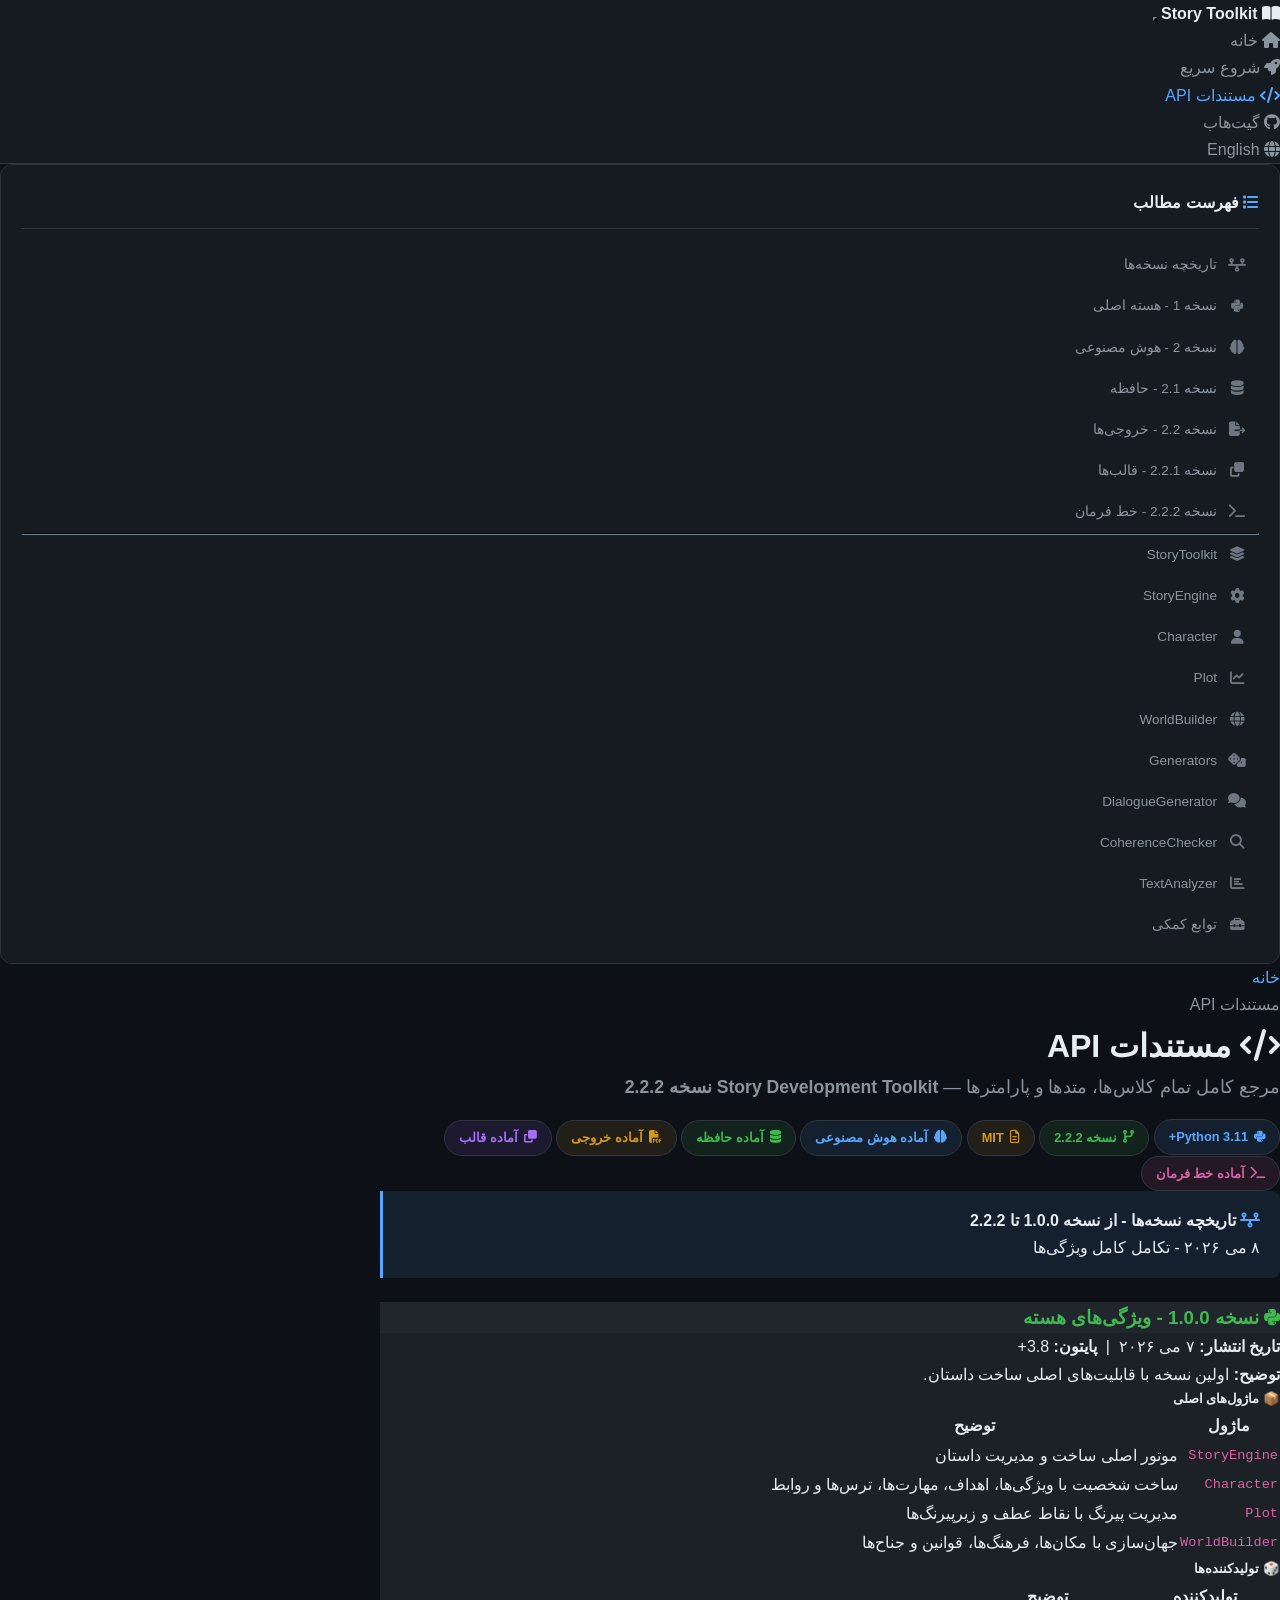
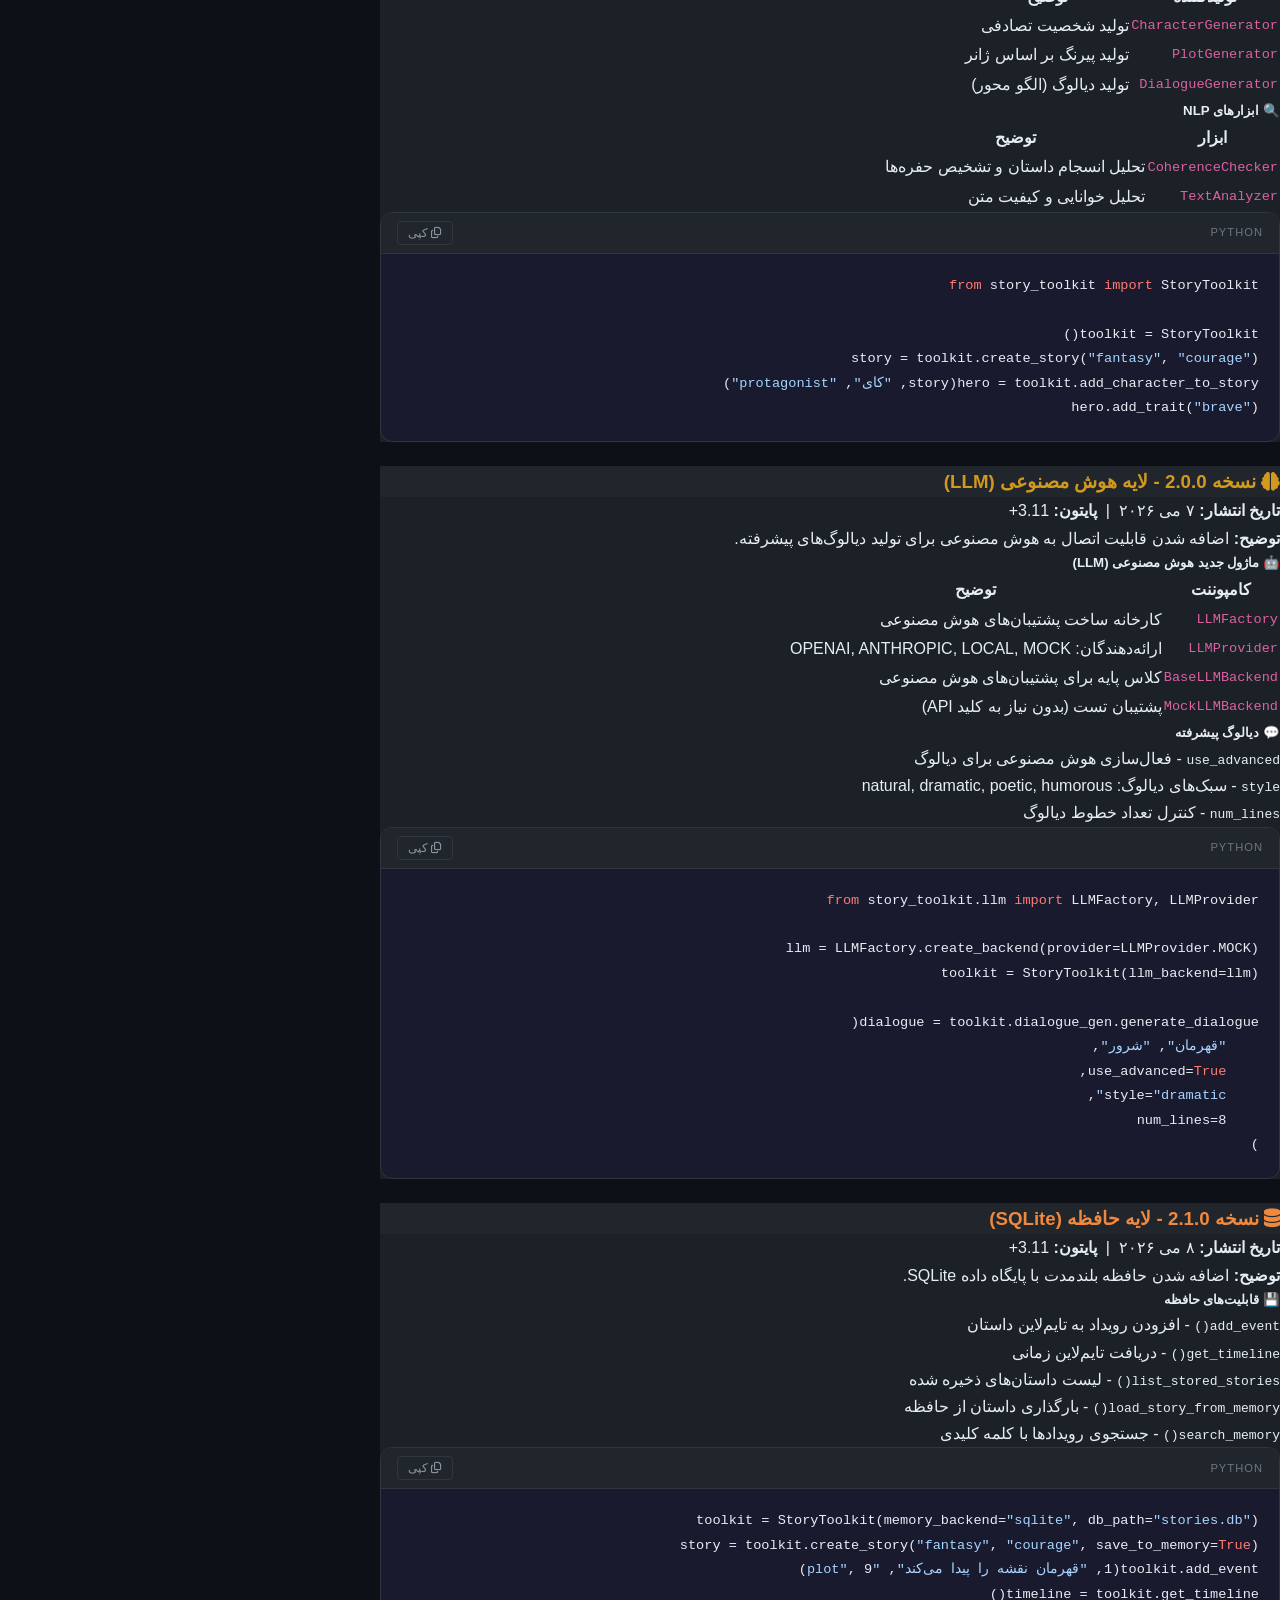
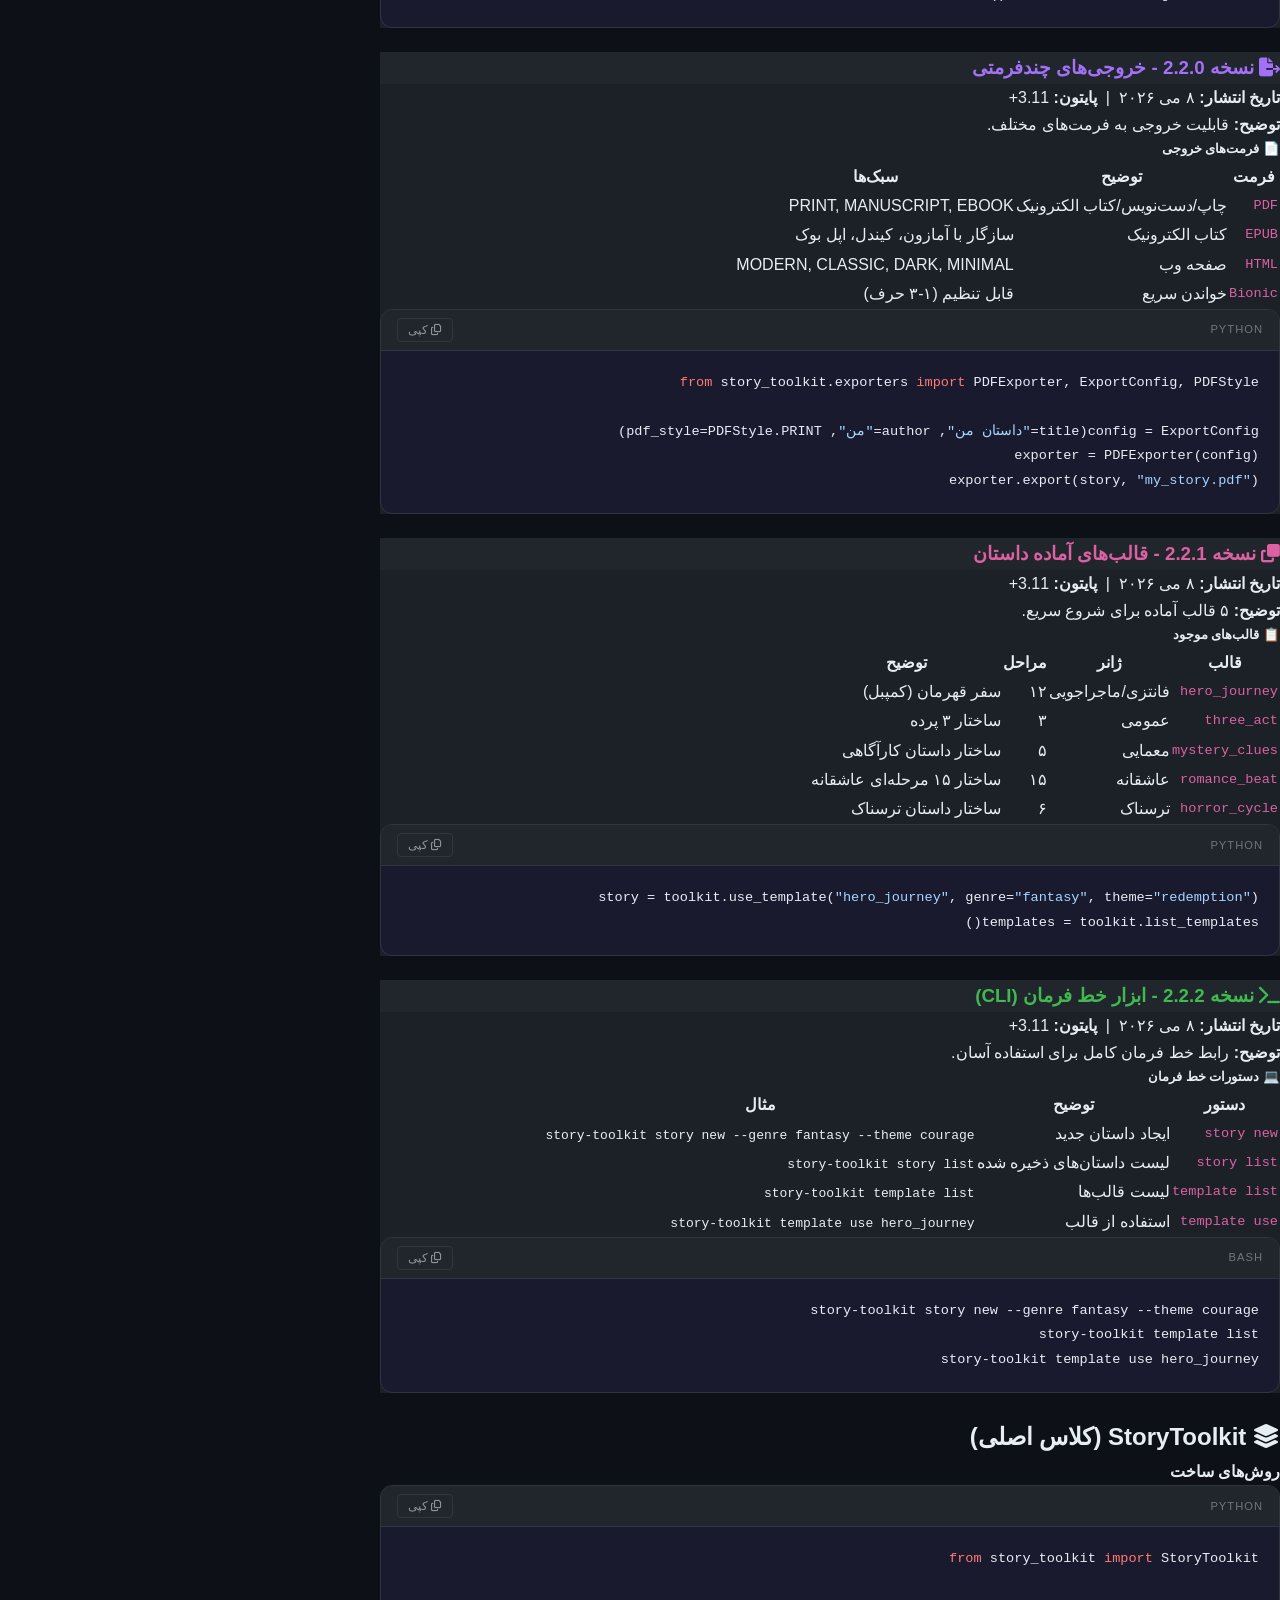
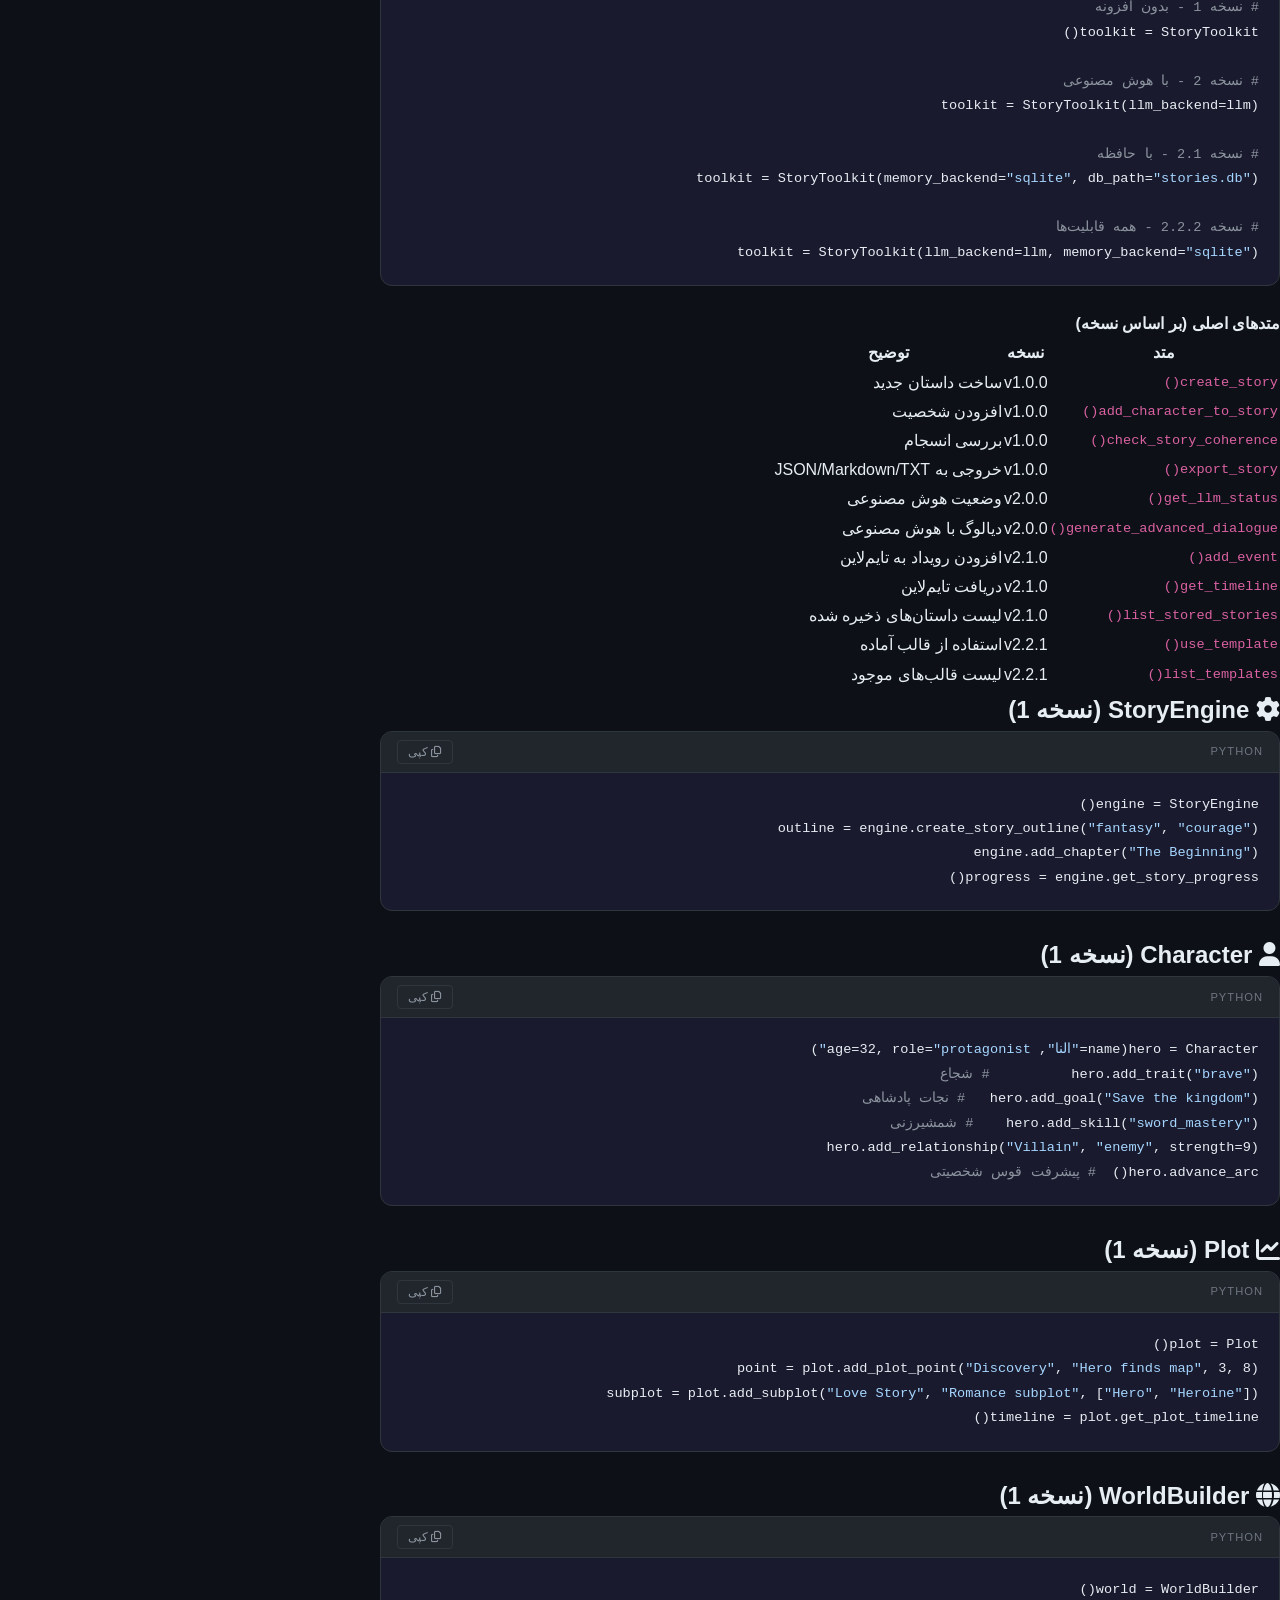
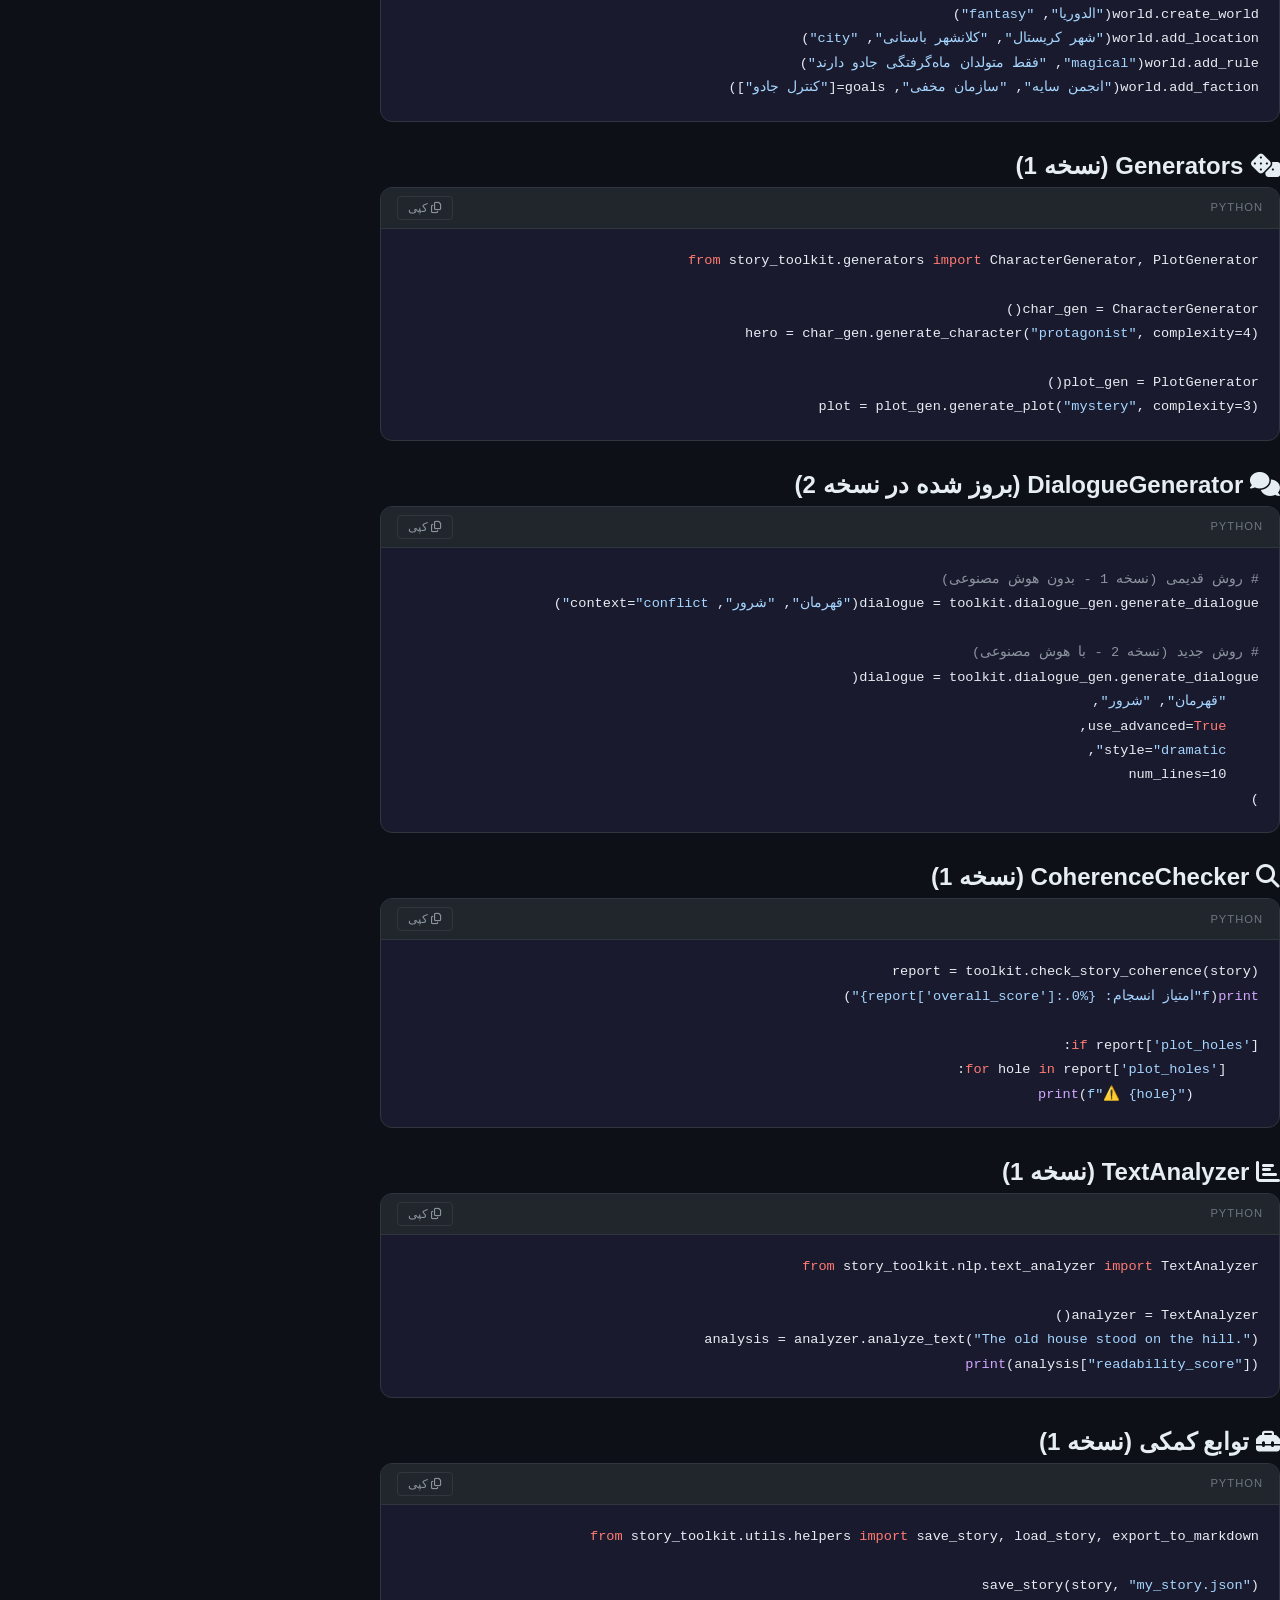
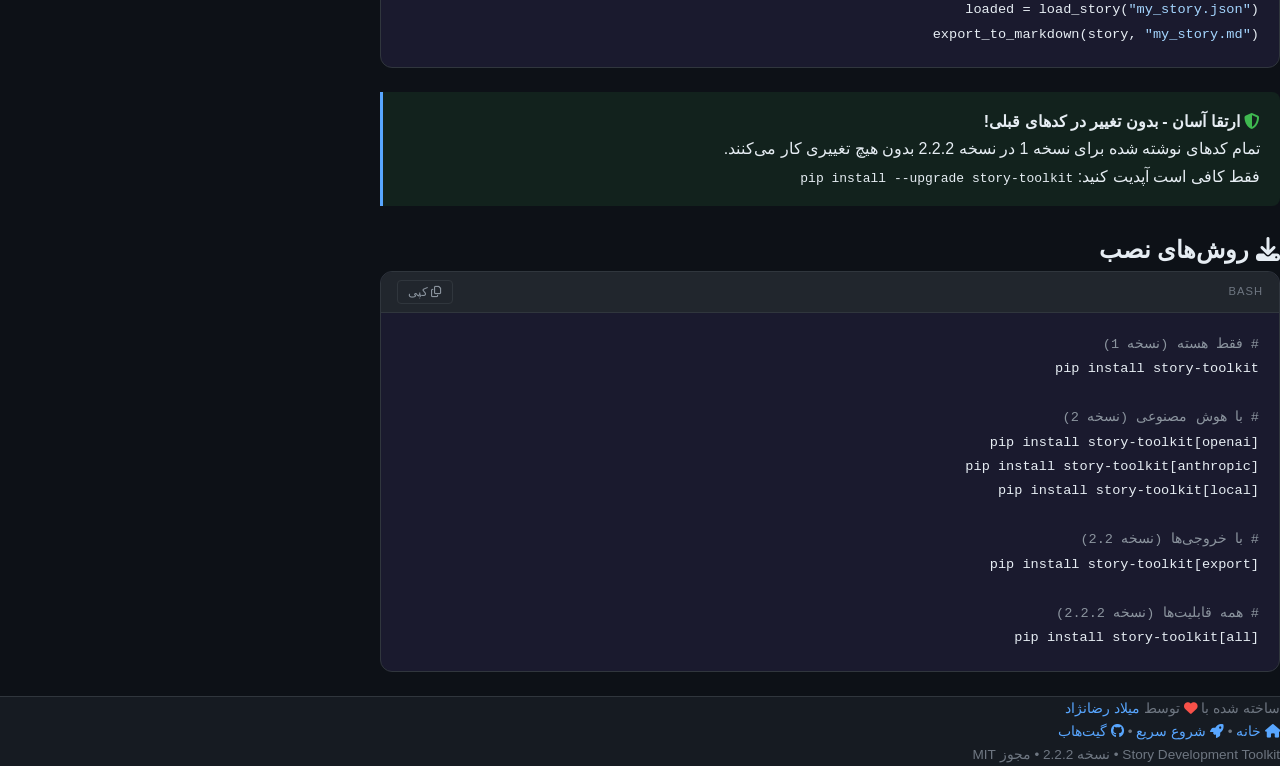
<file: docs/fa-ir/api.html>
<!DOCTYPE html>
<html lang="fa" dir="rtl">

<head>
    <meta charset="UTF-8">
    <meta name="viewport" content="width=device-width, initial-scale=1.0">
    <title>مستندات API - Story Development Toolkit v2.2.2</title>

    <!-- Bootstrap RTL -->
    <link rel="stylesheet" href="https://lib.arvancloud.ir/bootstrap/5.2.3/css/bootstrap.rtl.css">
    <!-- Font Awesome -->
    <link rel="stylesheet" href="https://lib.arvancloud.ir/font-awesome/6.3.0/css/all.min.css">
    <!-- Custom Styles -->
     <link rel="stylesheet" href="styles.css">
    <link rel="stylesheet" href="../eng/styles.css">
</head>

<body>

    <!-- Navbar -->
    <nav class="navbar navbar-expand-lg sticky-top">
        <div class="container">
            <a class="navbar-brand" href="index.html">
                <i class="fa-solid fa-book-open"></i> Story Toolkit
            </a>
            <button class="navbar-toggler" type="button" data-bs-toggle="collapse" data-bs-target="#navbarNav"
                style="border-color:var(--border);">
                <span class="navbar-toggler-icon" style="filter:invert(1);"></span>
            </button>
            <div class="collapse navbar-collapse" id="navbarNav">
                <ul class="navbar-nav me-auto mb-2 mb-lg-0">
                    <li class="nav-item">
                        <a class="nav-link" href="index.html"><i class="fa-solid fa-house"></i> خانه</a>
                    </li>
                    <li class="nav-item">
                        <a class="nav-link" href="quickstart.html"><i class="fa-solid fa-rocket"></i> شروع سریع</a>
                    </li>
                    <li class="nav-item">
                        <a class="nav-link active" href="api.html"><i class="fa-solid fa-code"></i> مستندات API</a>
                    </li>
                    <li class="nav-item">
                        <a class="nav-link" href="https://github.com/miladrezanezhad/story-toolkit" target="_blank">
                            <i class="fa-brands fa-github"></i> گیت‌هاب
                        </a>
                    </li>
                    <li class="nav-item">
                        <a class="nav-link" href="../eng/api.html"><i class="fa-solid fa-globe"></i> English</a>
                    </li>
                </ul>
            </div>
        </div>
    </nav>

    <!-- Sidebar + Main Content -->
    <div class="container-fluid">
        <div class="row">

            <!-- Sidebar -->
            <div class="col-lg-3 d-none d-lg-block">
                <div class="sidebar-custom sticky-top pt-4" style="top:76px;">
                    <h5 class="mb-3"><i class="fa-solid fa-list"></i> فهرست مطالب</h5>
                    <nav class="nav flex-column">
                        <a class="nav-link-sidebar" href="#version-history"><i class="fa-solid fa-timeline"></i> تاریخچه
                            نسخه‌ها</a>
                        <a class="nav-link-sidebar" href="#v1"><i class="fa-brands fa-python"></i> نسخه 1 - هسته
                            اصلی</a>
                        <a class="nav-link-sidebar" href="#v2"><i class="fa-solid fa-brain"></i> نسخه 2 - هوش مصنوعی</a>
                        <a class="nav-link-sidebar" href="#v21"><i class="fa-solid fa-database"></i> نسخه 2.1 -
                            حافظه</a>
                        <a class="nav-link-sidebar" href="#v22"><i class="fa-solid fa-file-export"></i> نسخه 2.2 -
                            خروجی‌ها</a>
                        <a class="nav-link-sidebar" href="#v221"><i class="fa-solid fa-clone"></i> نسخه 2.2.1 -
                            قالب‌ها</a>
                        <a class="nav-link-sidebar" href="#v222"><i class="fa-solid fa-terminal"></i> نسخه 2.2.2 - خط
                            فرمان</a>
                        <hr class="my-2" style="border-color:var(--border);">
                        <a class="nav-link-sidebar" href="#storytoolkit"><i class="fa-solid fa-layer-group"></i>
                            StoryToolkit</a>
                        <a class="nav-link-sidebar" href="#storyengine"><i class="fa-solid fa-gear"></i> StoryEngine</a>
                        <a class="nav-link-sidebar" href="#character"><i class="fa-solid fa-user"></i> Character</a>
                        <a class="nav-link-sidebar" href="#plot"><i class="fa-solid fa-chart-line"></i> Plot</a>
                        <a class="nav-link-sidebar" href="#worldbuilder"><i class="fa-solid fa-globe"></i>
                            WorldBuilder</a>
                        <a class="nav-link-sidebar" href="#generators"><i class="fa-solid fa-dice"></i> Generators</a>
                        <a class="nav-link-sidebar" href="#dialoguegenerator"><i class="fa-solid fa-comments"></i>
                            DialogueGenerator</a>
                        <a class="nav-link-sidebar" href="#coherencechecker"><i
                                class="fa-solid fa-magnifying-glass"></i> CoherenceChecker</a>
                        <a class="nav-link-sidebar" href="#textanalyzer"><i class="fa-solid fa-chart-bar"></i>
                            TextAnalyzer</a>
                        <a class="nav-link-sidebar" href="#helpers"><i class="fa-solid fa-toolbox"></i> توابع کمکی</a>
                    </nav>
                </div>
            </div>

            <!-- Main Content -->
            <div class="col-lg-9 py-4" style="max-width:900px;">

                <!-- Breadcrumb -->
                <nav aria-label="breadcrumb" class="mb-4">
                    <ol class="breadcrumb" style="--bs-breadcrumb-divider-color: var(--text-muted);">
                        <li class="breadcrumb-item"><a href="index.html" style="color:var(--accent);">خانه</a></li>
                        <li class="breadcrumb-item active" style="color:var(--text-secondary);">مستندات API</li>
                    </ol>
                </nav>

                <!-- Header -->
                <h1><i class="fa-solid fa-code"></i> مستندات API</h1>
                <p style="font-size:1.1rem;color:var(--text-secondary);margin-bottom:1rem;">
                    مرجع کامل تمام کلاس‌ها، متدها و پارامترها — <strong>Story Development Toolkit نسخه 2.2.2</strong>
                </p>

                <!-- Version Badges -->
                <div class="d-flex gap-3 flex-wrap mb-4">
                    <span class="badge-custom badge-python"><i class="fa-brands fa-python"></i> Python 3.11+</span>
                    <span class="badge-custom badge-version"><i class="fa-solid fa-code-branch"></i> نسخه 2.2.2</span>
                    <span class="badge-custom badge-license"><i class="fa-regular fa-file-lines"></i> MIT</span>
                    <span class="badge-custom" style="background:rgba(88,166,255,0.1);color:#58a6ff;"><i
                            class="fa-solid fa-brain"></i> آماده هوش مصنوعی</span>
                    <span class="badge-custom" style="background:rgba(63,185,80,0.1);color:#3fb950;"><i
                            class="fa-solid fa-database"></i> آماده حافظه</span>
                    <span class="badge-custom" style="background:rgba(210,153,29,0.1);color:#d2991d;"><i
                            class="fa-solid fa-file-pdf"></i> آماده خروجی</span>
                    <span class="badge-custom" style="background:rgba(163,113,247,0.1);color:#a371f7;"><i
                            class="fa-solid fa-clone"></i> آماده قالب</span>
                    <span class="badge-custom" style="background:rgba(219,97,162,0.1);color:#db61a2;"><i
                            class="fa-solid fa-terminal"></i> آماده خط فرمان</span>
                </div>

                <!-- ==================== VERSION HISTORY ==================== -->
                <div class="note mb-5" style="background:rgba(88,166,255,0.1); border-right-color:var(--accent);">
                    <i class="fa-solid fa-timeline" style="color:var(--accent);"></i>
                    <strong>تاریخچه نسخه‌ها - از نسخه 1.0.0 تا 2.2.2</strong><br>
                    <span class="text-muted">۸ می ۲۰۲۶ - تکامل کامل ویژگی‌ها</span>
                </div>

                <!-- ==================== V1.0.0 ==================== -->
<div class="card mb-4" style="background:var(--bg-card); border-color:var(--border);">
    <div class="card-header" style="background:var(--bg-tertiary); border-bottom-color:var(--border);">
        <h3 id="v1" class="mb-0" style="color:var(--green);"><i class="fa-brands fa-python"></i> نسخه
            1.0.0 - ویژگی‌های هسته</h3>
    </div>
    <div class="card-body">
        <p><strong>تاریخ انتشار:</strong> ۷ می ۲۰۲۶ &nbsp;|&nbsp; <strong>پایتون:</strong> 3.8+</p>
        <p><strong>توضیح:</strong> اولین نسخه با قابلیت‌های اصلی ساخت داستان.</p>

        <h5>📦 ماژول‌های اصلی</h5>
        <div class="table-responsive">
            <table class="table table-dark table-striped">
                <thead>
                    <tr>
                        <th>ماژول</th>
                        <th>توضیح</th>
                    </tr>
                </thead>
                <tbody>
                    <tr>
                        <td><code>StoryEngine</code></span></td>



                        <td>موتور اصلی ساخت و مدیریت داستان</span></td>



                    </tr>
                    <tr>
                        <td><code>Character</code></span></td>



                        <td>ساخت شخصیت با ویژگی‌ها، اهداف، مهارت‌ها، ترس‌ها و روابط</span></td>



                    </tr>
                    <tr>
                        <td><code>Plot</code></span></td>



                        <td>مدیریت پیرنگ با نقاط عطف و زیرپیرنگ‌ها</span></td>



                    </tr>
                    <tr>
                        <td><code>WorldBuilder</code></span></td>



                        <td>جهان‌سازی با مکان‌ها، فرهنگ‌ها، قوانین و جناح‌ها</span></td>



                    </tr>
                </tbody>
            </table>
        </div>

        <h5>🎲 تولیدکننده‌ها</h5>
        <div class="table-responsive">
            <table class="table table-dark table-striped">
                <thead>
                    <tr>
                        <th>تولیدکننده</th>
                        <th>توضیح</th>
                    </tr>
                </thead>
                <tbody>
                    <tr>
                        <td><code>CharacterGenerator</code></span></td>



                        <td>تولید شخصیت تصادفی</span></td>



                    </tr>
                    <tr>
                        <td><code>PlotGenerator</code></span></td>



                        <td>تولید پیرنگ بر اساس ژانر</span></td>



                    </tr>
                    <tr>
                        <td><code>DialogueGenerator</code></span></td>



                        <td>تولید دیالوگ (الگو محور)</span></td>



                    </tr>
                </tbody>
            </table>
        </div>

        <h5>🔍 ابزارهای NLP</h5>
        <div class="table-responsive">
            <table class="table table-dark table-striped">
                <thead>
                    <tr>
                        <th>ابزار</th>
                        <th>توضیح</th>
                    </tr>
                </thead>
                <tbody>
                    <tr>
                        <td><code>CoherenceChecker</code></span></td>



                        <td>تحلیل انسجام داستان و تشخیص حفره‌ها</span></td>



                    </tr>
                    <tr>
                        <td><code>TextAnalyzer</code></span></td>



                        <td>تحلیل خوانایی و کیفیت متن</span></td>



                    </table>
                </tbody>
            </table>
        </div>

        <div class="code-block-wrapper mt-3">
            <div class="code-block-header"><span class="lang-label">python</span><button
                    class="copy-btn" onclick="copyCode(this)"><i class="fa-regular fa-copy"></i>
                    کپی</button></div>
            <div class="code-block-body">
                <pre><code><span class="kw">from</span> story_toolkit <span class="kw">import</span> StoryToolkit

toolkit = StoryToolkit()
story = toolkit.create_story(<span class="str">"fantasy"</span>, <span class="str">"courage"</span>)
hero = toolkit.add_character_to_story(story, <span class="str">"کای"</span>, <span class="str">"protagonist"</span>)
hero.add_trait(<span class="str">"brave"</span>)</code></pre>
            </div>
        </div>
    </div>
</div>

               <!-- ==================== V2.0.0 ==================== -->
<div class="card mb-4" style="background:var(--bg-card); border-color:var(--border);">
    <div class="card-header" style="background:var(--bg-tertiary); border-bottom-color:var(--border);">
        <h3 id="v2" class="mb-0" style="color:var(--yellow);"><i class="fa-solid fa-brain"></i> نسخه
            2.0.0 - لایه هوش مصنوعی (LLM)</h3>
    </div>
    <div class="card-body">
        <p><strong>تاریخ انتشار:</strong> ۷ می ۲۰۲۶ &nbsp;|&nbsp; <strong>پایتون:</strong> 3.11+</p>
        <p><strong>توضیح:</strong> اضافه شدن قابلیت اتصال به هوش مصنوعی برای تولید دیالوگ‌های پیشرفته.
        </p>

        <h5>🤖 ماژول جدید هوش مصنوعی (LLM)</h5>
        <div class="table-responsive">
            <table class="table table-dark table-striped">
                <thead>
                    <tr>
                        <th>کامپوننت</th>
                        <th>توضیح</th>
                    </tr>
                </thead>
                <tbody>
                    <tr>
                        <td><code>LLMFactory</code></td>
                        <td>کارخانه ساخت پشتیبان‌های هوش مصنوعی</span></td>



                    </tr>
                    <tr>
                        <td><code>LLMProvider</code></span></td>



                        <td>ارائه‌دهندگان: OPENAI, ANTHROPIC, LOCAL, MOCK</span></td>



                    </tr>
                    <tr>
                        <td><code>BaseLLMBackend</code></span></td>



                        <td>کلاس پایه برای پشتیبان‌های هوش مصنوعی</span></td>



                    </tr>
                    <tr>
                        <td><code>MockLLMBackend</code></span></td>



                        <td>پشتیبان تست (بدون نیاز به کلید API)</span></td>



                    </tr>
                </tbody>
            </table>
        </div>

        <h5>💬 دیالوگ پیشرفته</h5>
        <ul>
            <li><code>use_advanced</code> - فعال‌سازی هوش مصنوعی برای دیالوگ</li>
            <li><code>style</code> - سبک‌های دیالوگ: natural, dramatic, poetic, humorous</li>
            <li><code>num_lines</code> - کنترل تعداد خطوط دیالوگ</li>
        </ul>

        <div class="code-block-wrapper mt-3">
            <div class="code-block-header"><span class="lang-label">python</span><button
                    class="copy-btn" onclick="copyCode(this)"><i class="fa-regular fa-copy"></i>
                    کپی</button></div>
            <div class="code-block-body">
                <pre><code><span class="kw">from</span> story_toolkit.llm <span class="kw">import</span> LLMFactory, LLMProvider

llm = LLMFactory.create_backend(provider=LLMProvider.MOCK)
toolkit = StoryToolkit(llm_backend=llm)

dialogue = toolkit.dialogue_gen.generate_dialogue(
    <span class="str">"قهرمان"</span>, <span class="str">"شرور"</span>,
    use_advanced=<span class="kw">True</span>,
    style=<span class="str">"dramatic"</span>,
    num_lines=8
)</code></pre>
            </div>
        </div>
    </div>
</div>

                <!-- ==================== V2.1.0 ==================== -->
                <div class="card mb-4" style="background:var(--bg-card); border-color:var(--border);">
                    <div class="card-header" style="background:var(--bg-tertiary); border-bottom-color:var(--border);">
                        <h3 id="v21" class="mb-0" style="color:var(--orange);"><i class="fa-solid fa-database"></i> نسخه
                            2.1.0 - لایه حافظه (SQLite)</h3>
                    </div>
                    <div class="card-body">
                        <p><strong>تاریخ انتشار:</strong> ۸ می ۲۰۲۶ &nbsp;|&nbsp; <strong>پایتون:</strong> 3.11+</p>
                        <p><strong>توضیح:</strong> اضافه شدن حافظه بلندمدت با پایگاه داده SQLite.</p>

                        <h5>💾 قابلیت‌های حافظه</h5>
                        <ul>
                            <li><code>add_event()</code> - افزودن رویداد به تایم‌لاین داستان</li>
                            <li><code>get_timeline()</code> - دریافت تایم‌لاین زمانی</li>
                            <li><code>list_stored_stories()</code> - لیست داستان‌های ذخیره شده</li>
                            <li><code>load_story_from_memory()</code> - بارگذاری داستان از حافظه</li>
                            <li><code>search_memory()</code> - جستجوی رویدادها با کلمه کلیدی</li>
                        </ul>

                        <div class="code-block-wrapper mt-3">
                            <div class="code-block-header"><span class="lang-label">python</span><button
                                    class="copy-btn" onclick="copyCode(this)"><i class="fa-regular fa-copy"></i>
                                    کپی</button></div>
                            <div class="code-block-body">
                                <pre><code>toolkit = StoryToolkit(memory_backend=<span class="str">"sqlite"</span>, db_path=<span class="str">"stories.db"</span>)
story = toolkit.create_story(<span class="str">"fantasy"</span>, <span class="str">"courage"</span>, save_to_memory=<span class="kw">True</span>)
toolkit.add_event(1, <span class="str">"قهرمان نقشه را پیدا می‌کند"</span>, <span class="str">"plot"</span>, 9)
timeline = toolkit.get_timeline()</code></pre>
                            </div>
                        </div>
                    </div>
                </div>

                <!-- ==================== V2.2.0 ==================== -->
<div class="card mb-4" style="background:var(--bg-card); border-color:var(--border);">
    <div class="card-header" style="background:var(--bg-tertiary); border-bottom-color:var(--border);">
        <h3 id="v22" class="mb-0" style="color:var(--purple);"><i class="fa-solid fa-file-export"></i>
            نسخه 2.2.0 - خروجی‌های چندفرمتی</h3>
    </div>
    <div class="card-body">
        <p><strong>تاریخ انتشار:</strong> ۸ می ۲۰۲۶ &nbsp;|&nbsp; <strong>پایتون:</strong> 3.11+</p>
        <p><strong>توضیح:</strong> قابلیت خروجی به فرمت‌های مختلف.</p>

        <h5>📄 فرمت‌های خروجی</h5>
        <div class="table-responsive">
            <table class="table table-dark table-striped">
                <thead>
                    <tr>
                        <th>فرمت</th>
                        <th>توضیح</th>
                        <th>سبک‌ها</th>
                    </tr>
                </thead>
                <tbody>
                    <tr>
                        <td><code>PDF</code></td>
                        <td>چاپ/دست‌نویس/کتاب الکترونیک</span>



                        <td>PRINT, MANUSCRIPT, EBOOK</span>



                    </tr>
                    <tr>
                        <td><code>EPUB</code></span>



                        <td>کتاب الکترونیک</span>



                        <td>سازگار با آمازون، کیندل، اپل بوک</span>



                    </tr>
                    <tr>
                        <td><code>HTML</code></span>



                        <td>صفحه وب</span>



                        <td>MODERN, CLASSIC, DARK, MINIMAL</span>



                    </tr>
                    <tr>
                        <td><code>Bionic</code></span>



                        <td>خواندن سریع</span>



                        <td>قابل تنظیم (۱-۳ حرف)</span>



                    </tr>
                </tbody>
            </table>
        </div>

        <div class="code-block-wrapper mt-3">
            <div class="code-block-header"><span class="lang-label">python</span><button
                    class="copy-btn" onclick="copyCode(this)"><i class="fa-regular fa-copy"></i>
                    کپی</button></div>
            <div class="code-block-body">
                <pre><code><span class="kw">from</span> story_toolkit.exporters <span class="kw">import</span> PDFExporter, ExportConfig, PDFStyle

config = ExportConfig(title=<span class="str">"داستان من"</span>, author=<span class="str">"من"</span>, pdf_style=PDFStyle.PRINT)
exporter = PDFExporter(config)
exporter.export(story, <span class="str">"my_story.pdf"</span>)</code></pre>
            </div>
        </div>
    </div>
</div>
                <!-- ==================== V2.2.1 ==================== -->
<div class="card mb-4" style="background:var(--bg-card); border-color:var(--border);">
    <div class="card-header" style="background:var(--bg-tertiary); border-bottom-color:var(--border);">
        <h3 id="v221" class="mb-0" style="color:var(--pink);"><i class="fa-solid fa-clone"></i> نسخه
            2.2.1 - قالب‌های آماده داستان</h3>
    </div>
    <div class="card-body">
        <p><strong>تاریخ انتشار:</strong> ۸ می ۲۰۲۶ &nbsp;|&nbsp; <strong>پایتون:</strong> 3.11+</p>
        <p><strong>توضیح:</strong> ۵ قالب آماده برای شروع سریع.</p>

        <h5>📋 قالب‌های موجود</h5>
        <div class="table-responsive">
            <table class="table table-dark table-striped">
                <thead>
                    <tr>
                        <th>قالب</th>
                        <th>ژانر</th>
                        <th>مراحل</th>
                        <th>توضیح</th>
                    </tr>
                </thead>
                <tbody>
                    <tr>
                        <td><code>hero_journey</code></td>
                        <td>فانتزی/ماجراجویی</td>
                        <td>۱۲</td>
                        <td>سفر قهرمان (کمپبل)</td>
                    </tr>
                    <tr>
                        <td><code>three_act</code></td>
                        <td>عمومی</td>
                        <td>۳</td>
                        <td>ساختار ۳ پرده</td>
                    </tr>
                    <tr>
                        <td><code>mystery_clues</code></td>
                        <td>معمایی</td>
                        <td>۵</td>
                        <td>ساختار داستان کارآگاهی</td>
                    </tr>
                    <tr>
                        <td><code>romance_beat</code></td>
                        <td>عاشقانه</td>
                        <td>۱۵</td>
                        <td>ساختار ۱۵ مرحله‌ای عاشقانه</td>
                    </tr>
                    <tr>
                        <td><code>horror_cycle</code></td>
                        <td>ترسناک</td>
                        <td>۶</td>
                        <td>ساختار داستان ترسناک</td>
                    </tr>
                </tbody>
            </table>
        </div>

        <div class="code-block-wrapper mt-3">
            <div class="code-block-header"><span class="lang-label">python</span><button
                    class="copy-btn" onclick="copyCode(this)"><i class="fa-regular fa-copy"></i>
                    کپی</button></div>
            <div class="code-block-body">
                <pre><code>story = toolkit.use_template(<span class="str">"hero_journey"</span>, genre=<span class="str">"fantasy"</span>, theme=<span class="str">"redemption"</span>)
templates = toolkit.list_templates()</code></pre>
            </div>
        </div>
    </div>
</div>

                <!-- ==================== V2.2.2 ==================== -->
<div class="card mb-5" style="background:var(--bg-card); border-color:var(--green);">
    <div class="card-header" style="background:var(--bg-tertiary); border-bottom-color:var(--green);">
        <h3 id="v222" class="mb-0" style="color:var(--green);"><i class="fa-solid fa-terminal"></i> نسخه
            2.2.2 - ابزار خط فرمان (CLI)</h3>
    </div>
    <div class="card-body">
        <p><strong>تاریخ انتشار:</strong> ۸ می ۲۰۲۶ &nbsp;|&nbsp; <strong>پایتون:</strong> 3.11+</p>
        <p><strong>توضیح:</strong> رابط خط فرمان کامل برای استفاده آسان.</p>

        <h5>💻 دستورات خط فرمان</h5>
        <div class="table-responsive">
            <table class="table table-dark table-striped">
                <thead>
                    <tr>
                        <th>دستور</th>
                        <th>توضیح</th>
                        <th>مثال</th>
                    </tr>
                </thead>
                <tbody>
                    <tr>
                        <td><code>story new</code></td>
                        <td>ایجاد داستان جدید</td>
                        <td><code>story-toolkit story new --genre fantasy --theme courage</code></td>
                    </tr>
                    <tr>
                        <td><code>story list</code></td>
                        <td>لیست داستان‌های ذخیره شده</td>
                        <td><code>story-toolkit story list</code></td>
                    </tr>
                    <tr>
                        <td><code>template list</code></td>
                        <td>لیست قالب‌ها</td>
                        <td><code>story-toolkit template list</code></td>
                    </tr>
                    <tr>
                        <td><code>template use</code></td>
                        <td>استفاده از قالب</td>
                        <td><code>story-toolkit template use hero_journey</code></td>
                    </tr>
                </tbody>
            </table>
        </div>

        <div class="code-block-wrapper mt-3">
            <div class="code-block-header"><span class="lang-label">bash</span><button class="copy-btn"
                    onclick="copyCode(this)"><i class="fa-regular fa-copy"></i> کپی</button></div>
            <div class="code-block-body">
                <pre><code>story-toolkit story new --genre fantasy --theme courage
story-toolkit template list
story-toolkit template use hero_journey</code></pre>
            </div>
        </div>
    </div>
</div>


      <!-- ==================== STORYTOOLKIT ==================== -->
<h2 id="storytoolkit"><i class="fa-solid fa-layer-group"></i> StoryToolkit (کلاس اصلی)</h2>

<h4>روش‌های ساخت</h4>
<div class="code-block-wrapper mb-3">
    <div class="code-block-header"><span class="lang-label">python</span><button class="copy-btn"
            onclick="copyCode(this)"><i class="fa-regular fa-copy"></i> کپی</button></div>
    <div class="code-block-body">
        <pre><code><span class="kw">from</span> story_toolkit <span class="kw">import</span> StoryToolkit

<span class="cm"># نسخه 1 - بدون افزونه</span>
toolkit = StoryToolkit()

<span class="cm"># نسخه 2 - با هوش مصنوعی</span>
toolkit = StoryToolkit(llm_backend=llm)

<span class="cm"># نسخه 2.1 - با حافظه</span>
toolkit = StoryToolkit(memory_backend=<span class="str">"sqlite"</span>, db_path=<span class="str">"stories.db"</span>)

<span class="cm"># نسخه 2.2.2 - همه قابلیت‌ها</span>
toolkit = StoryToolkit(llm_backend=llm, memory_backend=<span class="str">"sqlite"</span>)</code></pre>
    </div>
</div>

<h4>متدهای اصلی (بر اساس نسخه)</h4>
<div class="table-responsive mb-4">
    <table class="table table-dark table-striped">
        <thead>
            <tr>
                <th>متد</th>
                <th>نسخه</th>
                <th>توضیح</th>
            </tr>
        </thead>
        <tbody>
            <tr>
                <td><code>create_story()</code></td>
                <td>v1.0.0</td>
                <td>ساخت داستان جدید</td>
            </tr>
            <tr>
                <td><code>add_character_to_story()</code></td>
                <td>v1.0.0</td>
                <td>افزودن شخصیت</td>
            </tr>
            <tr>
                <td><code>check_story_coherence()</code></td>
                <td>v1.0.0</td>
                <td>بررسی انسجام</td>
            </tr>
            <tr>
                <td><code>export_story()</code></td>
                <td>v1.0.0</td>
                <td>خروجی به JSON/Markdown/TXT</td>
            </tr>
            <tr>
                <td><code>get_llm_status()</code></td>
                <td>v2.0.0</td>
                <td>وضعیت هوش مصنوعی</td>
            </tr>
            <tr>
                <td><code>generate_advanced_dialogue()</code></td>
                <td>v2.0.0</td>
                <td>دیالوگ با هوش مصنوعی</td>
            </tr>
            <tr>
                <td><code>add_event()</code></td>
                <td>v2.1.0</td>
                <td>افزودن رویداد به تایم‌لاین</td>
            </tr>
            <tr>
                <td><code>get_timeline()</code></td>
                <td>v2.1.0</td>
                <td>دریافت تایم‌لاین</td>
            </tr>
            <tr>
                <td><code>list_stored_stories()</code></td>
                <td>v2.1.0</td>
                <td>لیست داستان‌های ذخیره شده</td>
            </tr>
            <tr>
                <td><code>use_template()</code></td>
                <td>v2.2.1</td>
                <td>استفاده از قالب آماده</td>
            </tr>
            <tr>
                <td><code>list_templates()</code></td>
                <td>v2.2.1</td>
                <td>لیست قالب‌های موجود</td>
            </tr>
        </tbody>
    </table>
</div>

                <!-- ==================== CORE COMPONENTS ==================== -->
                <h2 id="storyengine"><i class="fa-solid fa-gear"></i> StoryEngine (نسخه 1)</h2>
                <div class="code-block-wrapper mb-4">
                    <div class="code-block-header"><span class="lang-label">python</span><button class="copy-btn"
                            onclick="copyCode(this)"><i class="fa-regular fa-copy"></i> کپی</button></div>
                    <div class="code-block-body">
                        <pre><code>engine = StoryEngine()
outline = engine.create_story_outline(<span class="str">"fantasy"</span>, <span class="str">"courage"</span>)
engine.add_chapter(<span class="str">"The Beginning"</span>)
progress = engine.get_story_progress()</code></pre>
                    </div>
                </div>

                <h2 id="character"><i class="fa-solid fa-user"></i> Character (نسخه 1)</h2>
                <div class="code-block-wrapper mb-4">
                    <div class="code-block-header"><span class="lang-label">python</span><button class="copy-btn"
                            onclick="copyCode(this)"><i class="fa-regular fa-copy"></i> کپی</button></div>
                    <div class="code-block-body">
                        <pre><code>hero = Character(name=<span class="str">"النا"</span>, age=32, role=<span class="str">"protagonist"</span>)
hero.add_trait(<span class="str">"brave"</span>)          <span class="cm"># شجاع</span>
hero.add_goal(<span class="str">"Save the kingdom"</span>)   <span class="cm"># نجات پادشاهی</span>
hero.add_skill(<span class="str">"sword_mastery"</span>)    <span class="cm"># شمشیرزنی</span>
hero.add_relationship(<span class="str">"Villain"</span>, <span class="str">"enemy"</span>, strength=9)
hero.advance_arc()  <span class="cm"># پیشرفت قوس شخصیتی</span></code></pre>
                    </div>
                </div>

                <h2 id="plot"><i class="fa-solid fa-chart-line"></i> Plot (نسخه 1)</h2>
                <div class="code-block-wrapper mb-4">
                    <div class="code-block-header"><span class="lang-label">python</span><button class="copy-btn"
                            onclick="copyCode(this)"><i class="fa-regular fa-copy"></i> کپی</button></div>
                    <div class="code-block-body">
                        <pre><code>plot = Plot()
point = plot.add_plot_point(<span class="str">"Discovery"</span>, <span class="str">"Hero finds map"</span>, 3, 8)
subplot = plot.add_subplot(<span class="str">"Love Story"</span>, <span class="str">"Romance subplot"</span>, [<span class="str">"Hero"</span>, <span class="str">"Heroine"</span>])
timeline = plot.get_plot_timeline()</code></pre>
                    </div>
                </div>

                <h2 id="worldbuilder"><i class="fa-solid fa-globe"></i> WorldBuilder (نسخه 1)</h2>
                <div class="code-block-wrapper mb-4">
                    <div class="code-block-header"><span class="lang-label">python</span><button class="copy-btn"
                            onclick="copyCode(this)"><i class="fa-regular fa-copy"></i> کپی</button></div>
                    <div class="code-block-body">
                        <pre><code>world = WorldBuilder()
world.create_world(<span class="str">"الدوریا"</span>, <span class="str">"fantasy"</span>)
world.add_location(<span class="str">"شهر کریستال"</span>, <span class="str">"کلانشهر باستانی"</span>, <span class="str">"city"</span>)
world.add_rule(<span class="str">"magical"</span>, <span class="str">"فقط متولدان ماه‌گرفتگی جادو دارند"</span>)
world.add_faction(<span class="str">"انجمن سایه"</span>, <span class="str">"سازمان مخفی"</span>, goals=[<span class="str">"کنترل جادو"</span>])</code></pre>
                    </div>
                </div>

                <h2 id="generators"><i class="fa-solid fa-dice"></i> Generators (نسخه 1)</h2>
                <div class="code-block-wrapper mb-4">
                    <div class="code-block-header"><span class="lang-label">python</span><button class="copy-btn"
                            onclick="copyCode(this)"><i class="fa-regular fa-copy"></i> کپی</button></div>
                    <div class="code-block-body">
                        <pre><code><span class="kw">from</span> story_toolkit.generators <span class="kw">import</span> CharacterGenerator, PlotGenerator

char_gen = CharacterGenerator()
hero = char_gen.generate_character(<span class="str">"protagonist"</span>, complexity=4)

plot_gen = PlotGenerator()
plot = plot_gen.generate_plot(<span class="str">"mystery"</span>, complexity=3)</code></pre>
                    </div>
                </div>

                <h2 id="dialoguegenerator"><i class="fa-solid fa-comments"></i> DialogueGenerator (بروز شده در نسخه 2)
                </h2>
                <div class="code-block-wrapper mb-4">
                    <div class="code-block-header"><span class="lang-label">python</span><button class="copy-btn"
                            onclick="copyCode(this)"><i class="fa-regular fa-copy"></i> کپی</button></div>
                    <div class="code-block-body">
                        <pre><code><span class="cm"># روش قدیمی (نسخه 1 - بدون هوش مصنوعی)</span>
dialogue = toolkit.dialogue_gen.generate_dialogue(<span class="str">"قهرمان"</span>, <span class="str">"شرور"</span>, context=<span class="str">"conflict"</span>)

<span class="cm"># روش جدید (نسخه 2 - با هوش مصنوعی)</span>
dialogue = toolkit.dialogue_gen.generate_dialogue(
    <span class="str">"قهرمان"</span>, <span class="str">"شرور"</span>,
    use_advanced=<span class="kw">True</span>,
    style=<span class="str">"dramatic"</span>,
    num_lines=10
)</code></pre>
                    </div>
                </div>

                <h2 id="coherencechecker"><i class="fa-solid fa-magnifying-glass"></i> CoherenceChecker (نسخه 1)</h2>
                <div class="code-block-wrapper mb-4">
                    <div class="code-block-header"><span class="lang-label">python</span><button class="copy-btn"
                            onclick="copyCode(this)"><i class="fa-regular fa-copy"></i> کپی</button></div>
                    <div class="code-block-body">
                        <pre><code>report = toolkit.check_story_coherence(story)
<span class="fn">print</span>(<span class="str">f"امتیاز انسجام: {report['overall_score']:.0%}"</span>)

<span class="kw">if</span> report[<span class="str">'plot_holes'</span>]:
    <span class="kw">for</span> hole <span class="kw">in</span> report[<span class="str">'plot_holes'</span>]:
        <span class="fn">print</span>(<span class="str">f"⚠️ {hole}"</span>)</code></pre>
                    </div>
                </div>

                <h2 id="textanalyzer"><i class="fa-solid fa-chart-bar"></i> TextAnalyzer (نسخه 1)</h2>
                <div class="code-block-wrapper mb-4">
                    <div class="code-block-header"><span class="lang-label">python</span><button class="copy-btn"
                            onclick="copyCode(this)"><i class="fa-regular fa-copy"></i> کپی</button></div>
                    <div class="code-block-body">
                        <pre><code><span class="kw">from</span> story_toolkit.nlp.text_analyzer <span class="kw">import</span> TextAnalyzer

analyzer = TextAnalyzer()
analysis = analyzer.analyze_text(<span class="str">"The old house stood on the hill."</span>)
<span class="fn">print</span>(analysis[<span class="str">"readability_score"</span>])</code></pre>
                    </div>
                </div>

                <h2 id="helpers"><i class="fa-solid fa-toolbox"></i> توابع کمکی (نسخه 1)</h2>
                <div class="code-block-wrapper mb-4">
                    <div class="code-block-header"><span class="lang-label">python</span><button class="copy-btn"
                            onclick="copyCode(this)"><i class="fa-regular fa-copy"></i> کپی</button></div>
                    <div class="code-block-body">
                        <pre><code><span class="kw">from</span> story_toolkit.utils.helpers <span class="kw">import</span> save_story, load_story, export_to_markdown

save_story(story, <span class="str">"my_story.json"</span>)
loaded = load_story(<span class="str">"my_story.json"</span>)
export_to_markdown(story, <span class="str">"my_story.md"</span>)</code></pre>
                    </div>
                </div>

                <!-- Easy Upgrade Note -->
                <div class="note mt-5 mb-4" style="background:rgba(63,185,80,0.1); border-right-color:var(--green);">
                    <i class="fa-solid fa-shield-alt" style="color:var(--green);"></i>
                    <strong>ارتقا آسان - بدون تغییر در کدهای قبلی!</strong><br>
                    تمام کدهای نوشته شده برای نسخه 1 در نسخه 2.2.2 بدون هیچ تغییری کار می‌کنند.<br>
                    فقط کافی است آپدیت کنید:
                    <code>pip install --upgrade story-toolkit</code>
                </div>

                <!-- Installation Options -->
                <h2 class="mt-4"><i class="fa-solid fa-download"></i> روش‌های نصب</h2>
                <div class="code-block-wrapper">
                    <div class="code-block-header"><span class="lang-label">bash</span><button class="copy-btn"
                            onclick="copyCode(this)"><i class="fa-regular fa-copy"></i> کپی</button></div>
                    <div class="code-block-body">
                        <pre><code><span class="cm"># فقط هسته (نسخه 1)</span>
pip install story-toolkit

<span class="cm"># با هوش مصنوعی (نسخه 2)</span>
pip install story-toolkit[openai]
pip install story-toolkit[anthropic]
pip install story-toolkit[local]

<span class="cm"># با خروجی‌ها (نسخه 2.2)</span>
pip install story-toolkit[export]

<span class="cm"># همه قابلیت‌ها (نسخه 2.2.2)</span>
pip install story-toolkit[all]</code></pre>
                    </div>
                </div>

            </div><!-- /col-lg-9 -->
        </div><!-- /row -->
    </div><!-- /container-fluid -->

    <!-- Footer -->
    <footer class="footer py-4 mt-5">
        <div class="container text-center">
            <p class="mb-2">
                ساخته شده با <i class="fa-solid fa-heart" style="color:var(--red);"></i> توسط
                <a href="https://github.com/miladrezanezhad">میلاد رضانژاد</a>
            </p>
            <div class="d-flex justify-content-center gap-3 flex-wrap">
                <a href="index.html"><i class="fa-solid fa-house"></i> خانه</a>
                <span class="text-muted">•</span>
                <a href="quickstart.html"><i class="fa-solid fa-rocket"></i> شروع سریع</a>
                <span class="text-muted">•</span>
                <a href="https://github.com/miladrezanezhad/story-toolkit"><i class="fa-brands fa-github"></i>
                    گیت‌هاب</a>
            </div>
            <p class="mt-2 text-muted">Story Development Toolkit • نسخه 2.2.2 • مجوز MIT</p>
        </div>
    </footer>

    <!-- Bootstrap JS -->
    <script src="https://lib.arvancloud.ir/bootstrap/5.2.3/js/bootstrap.js"></script>
    <!-- Custom Script -->
    <script src="script.js"></script>
</body>

</html>
</file>
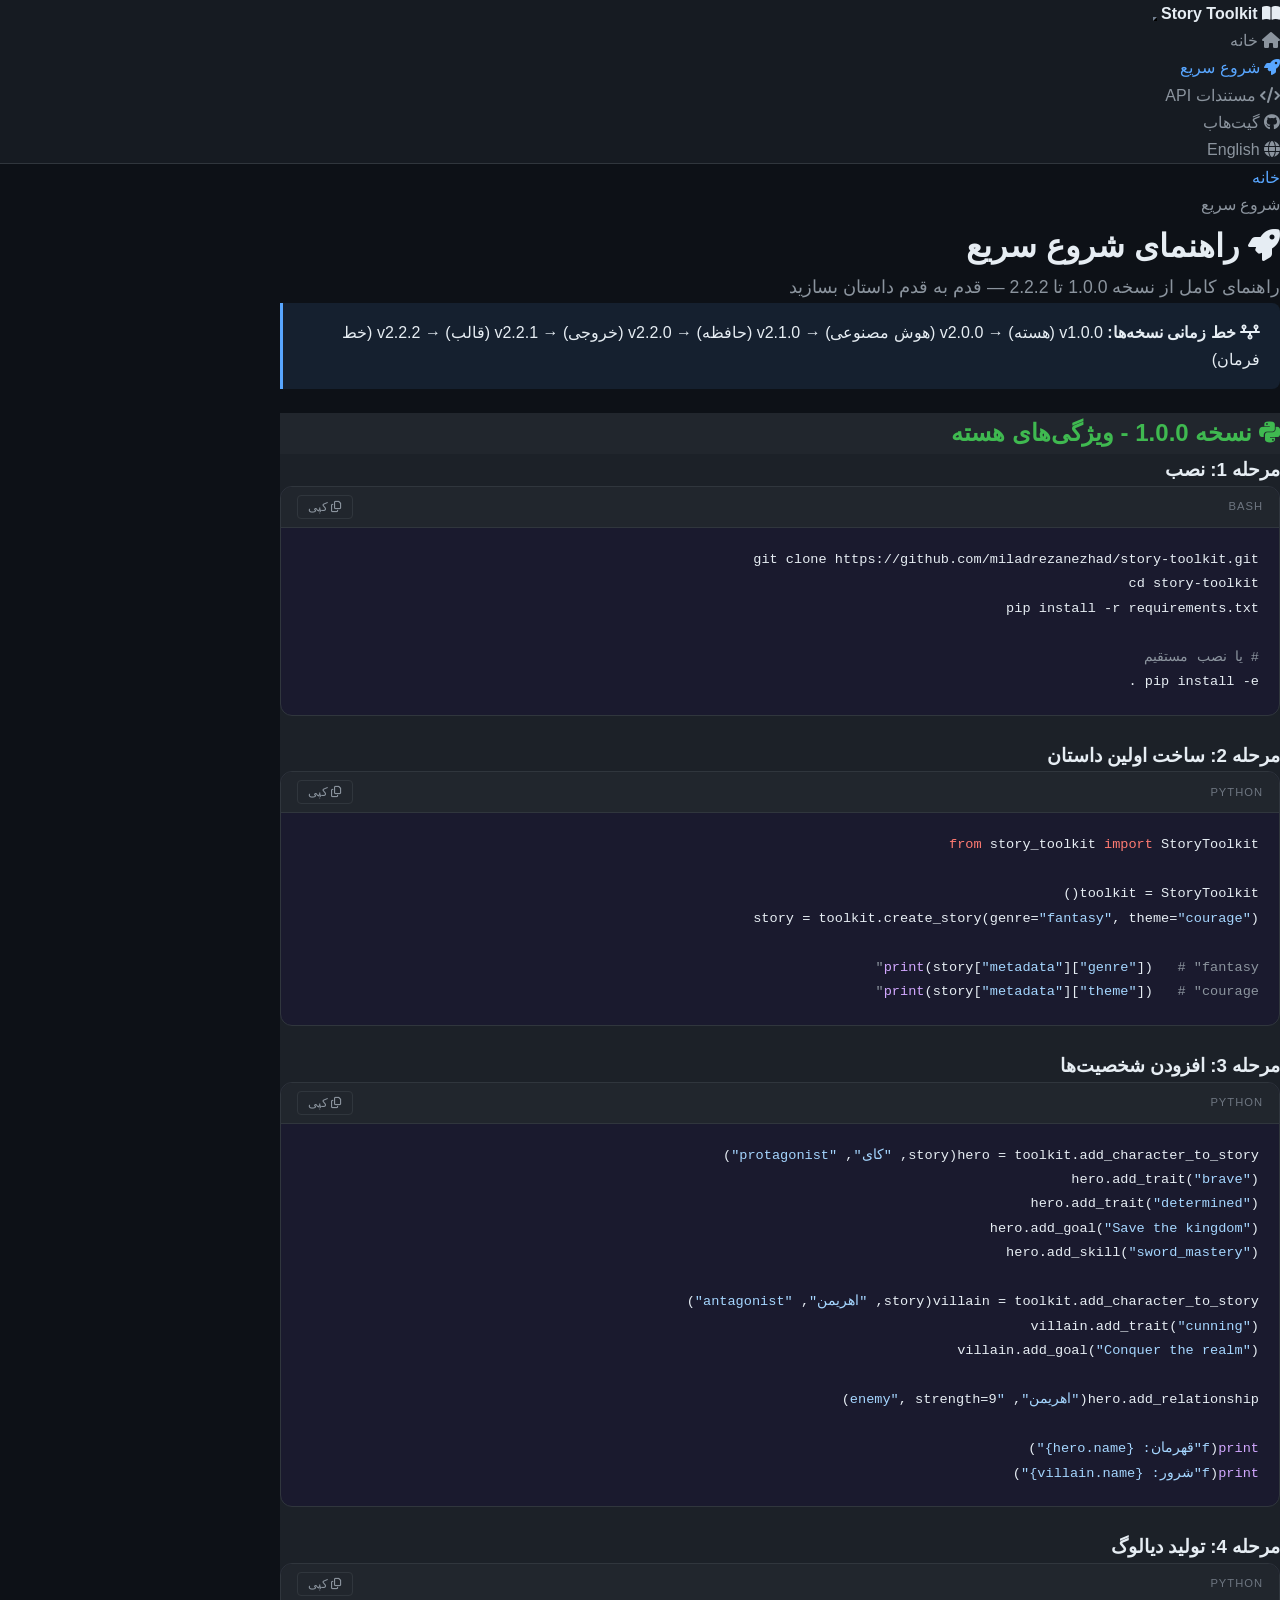
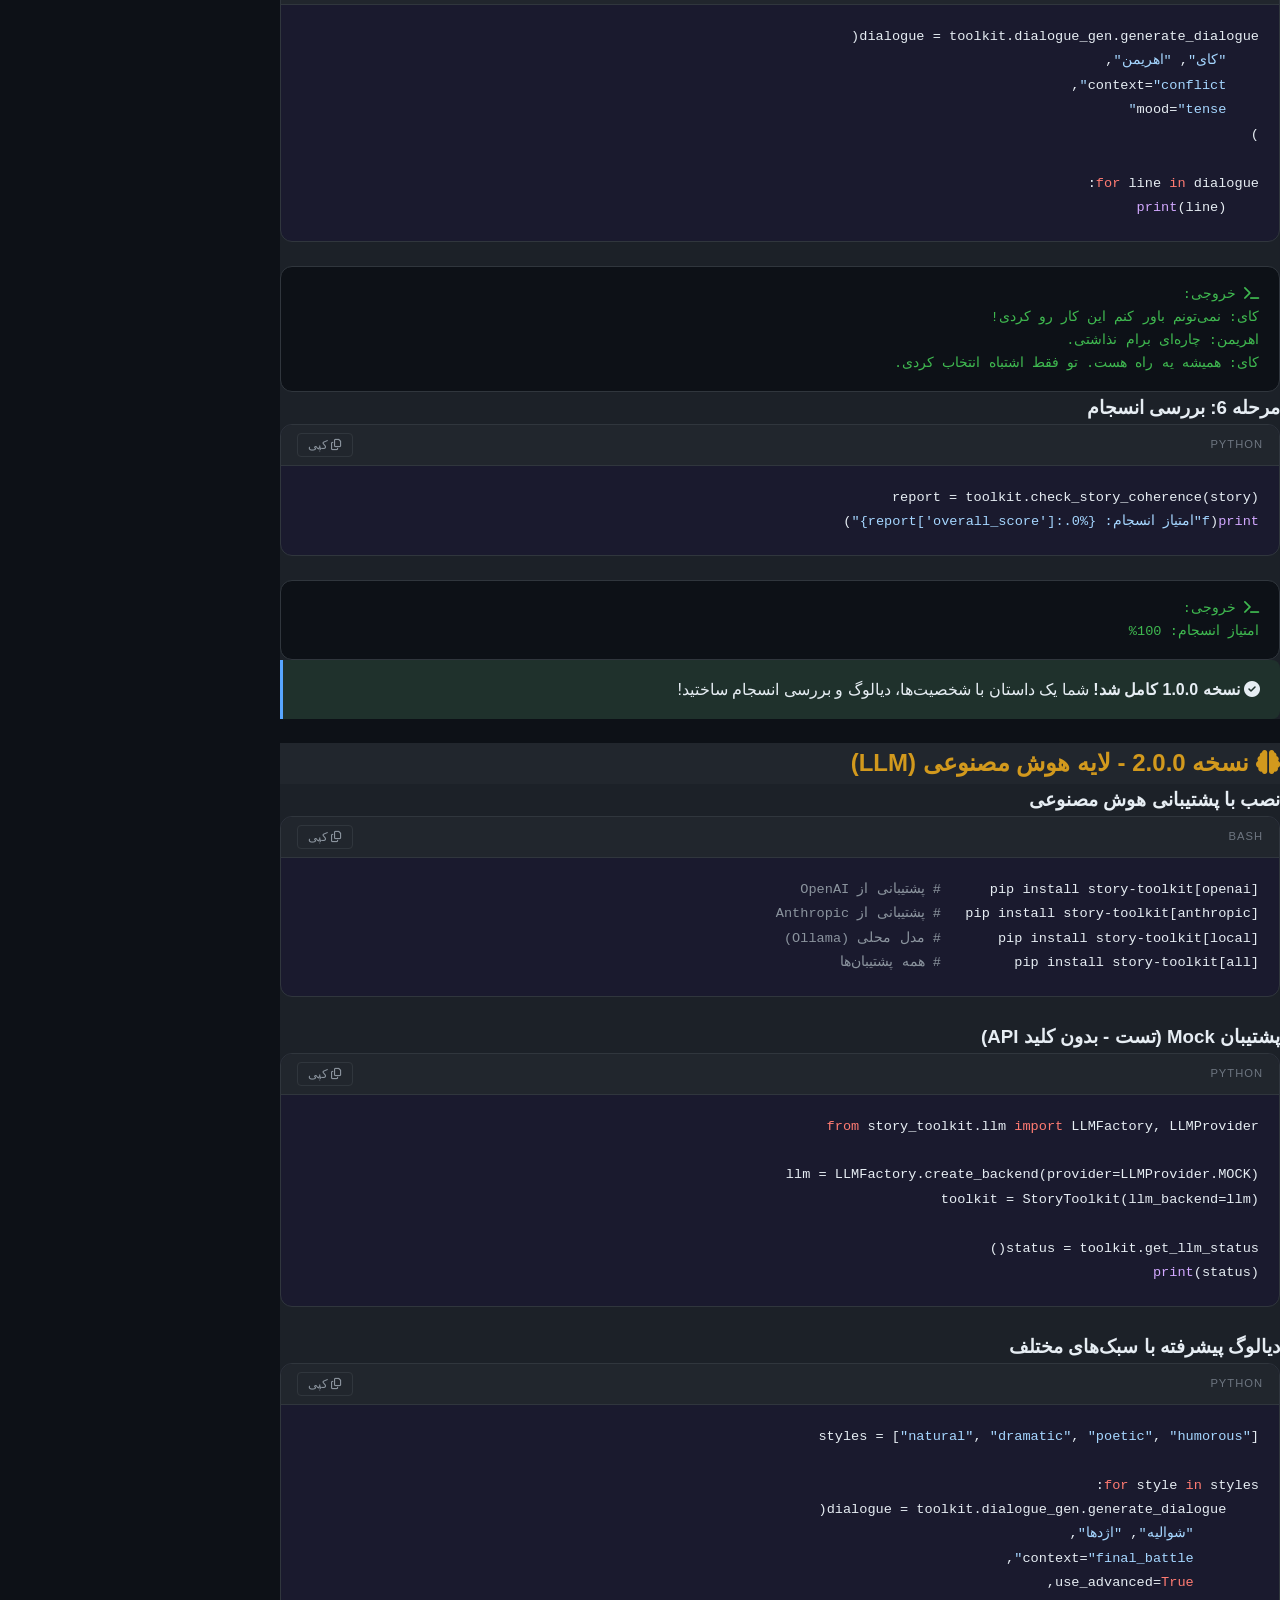
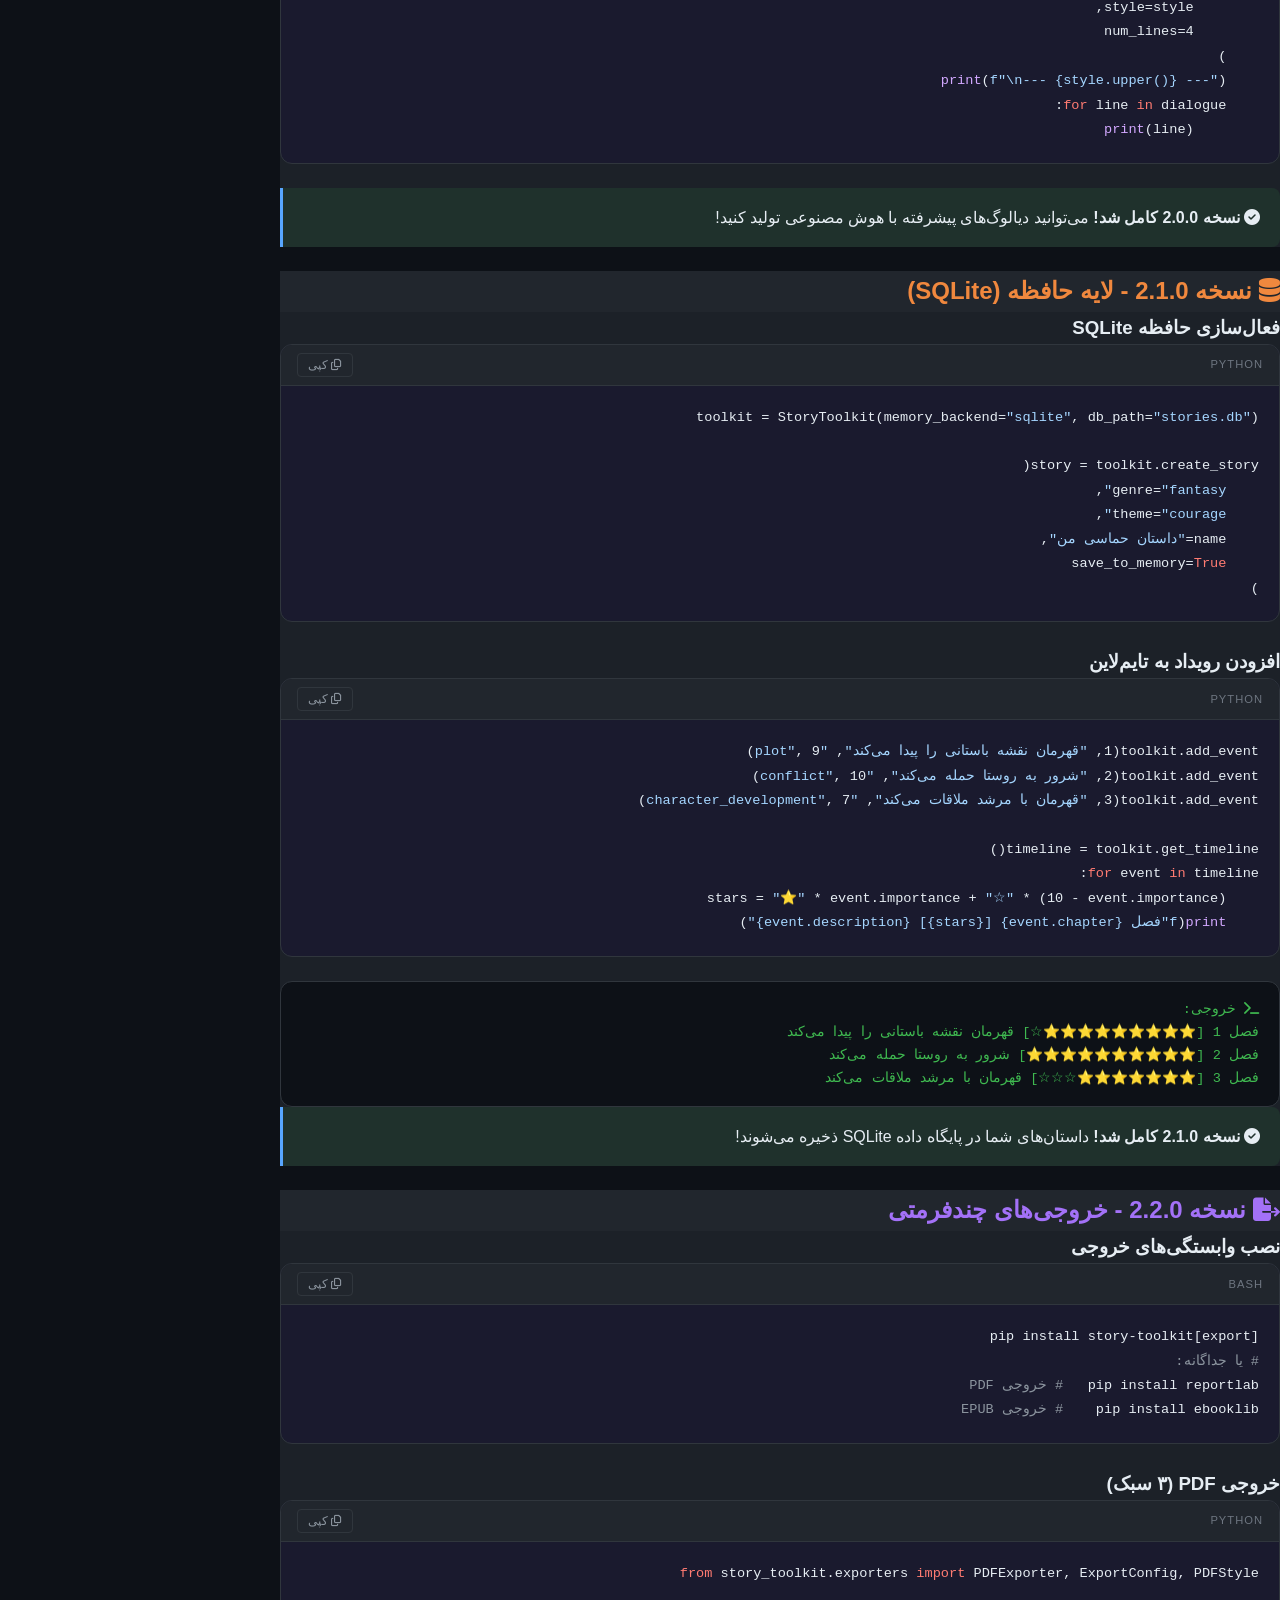
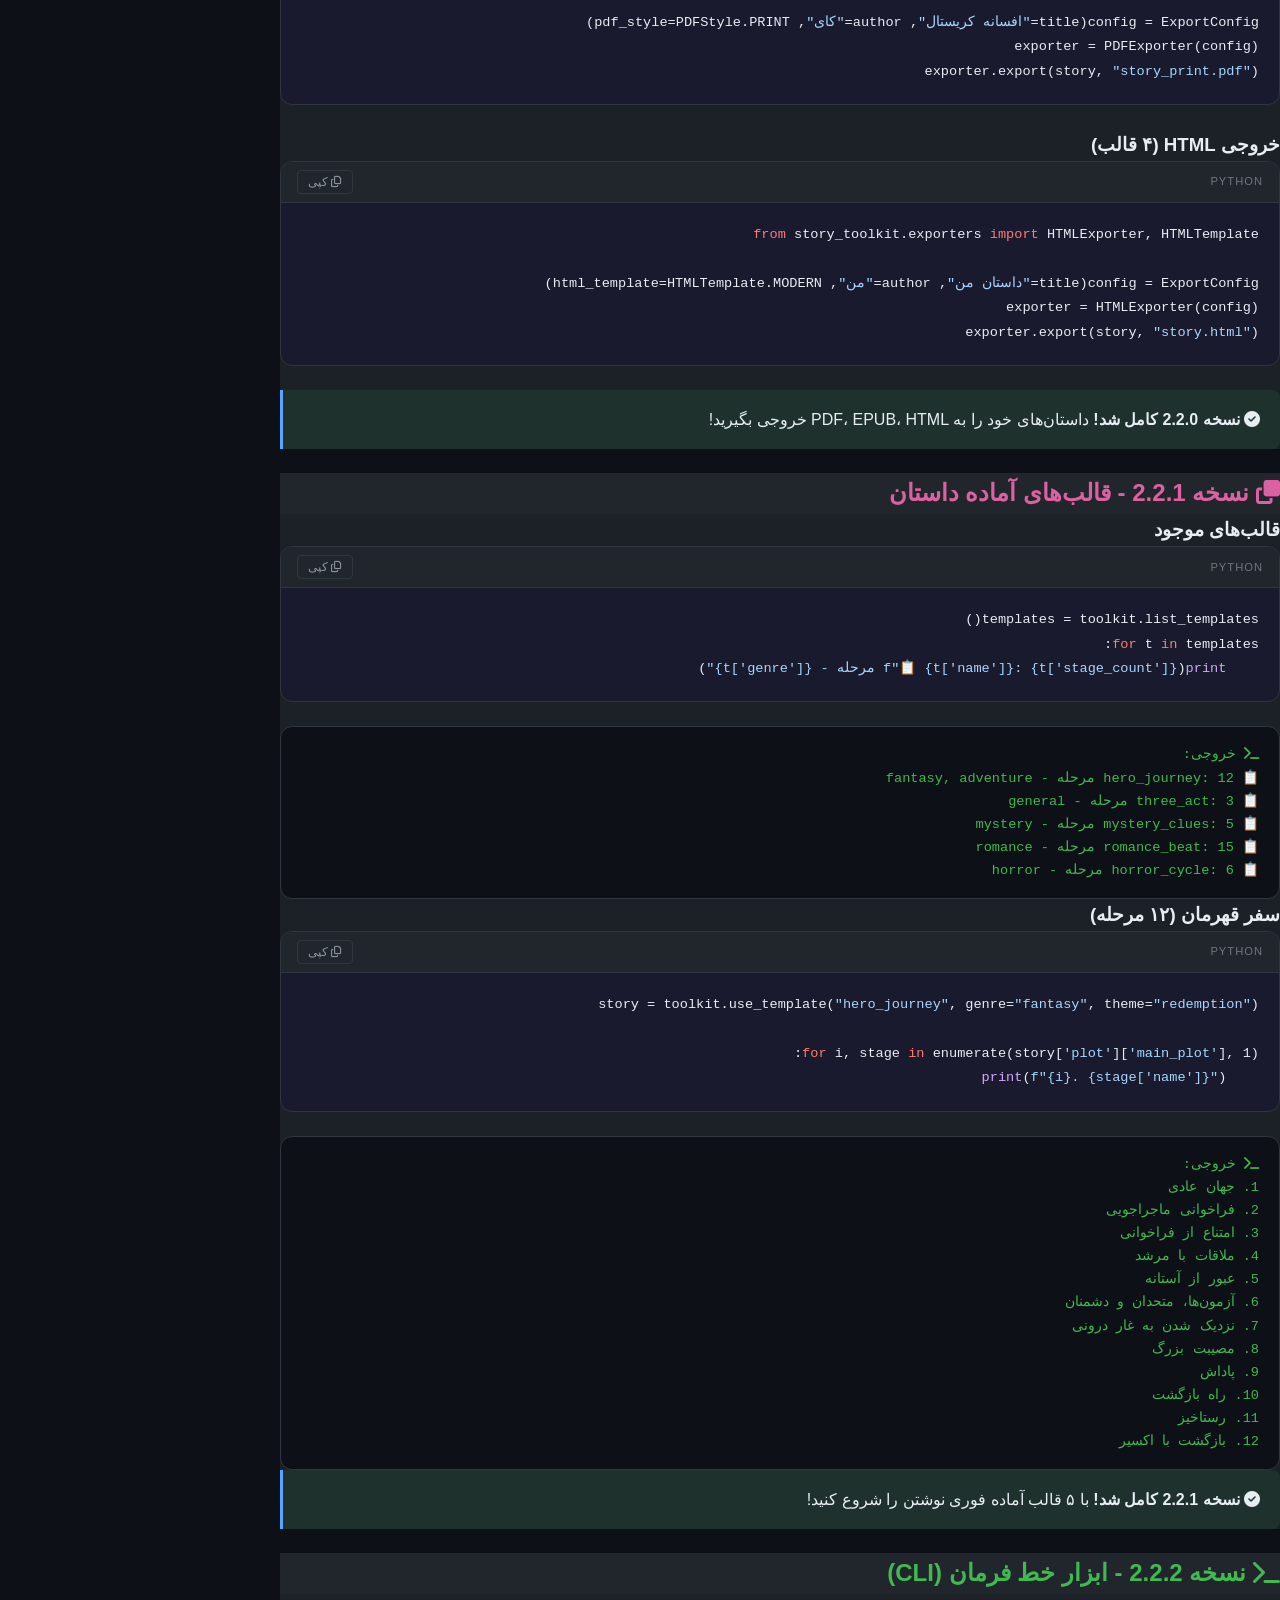
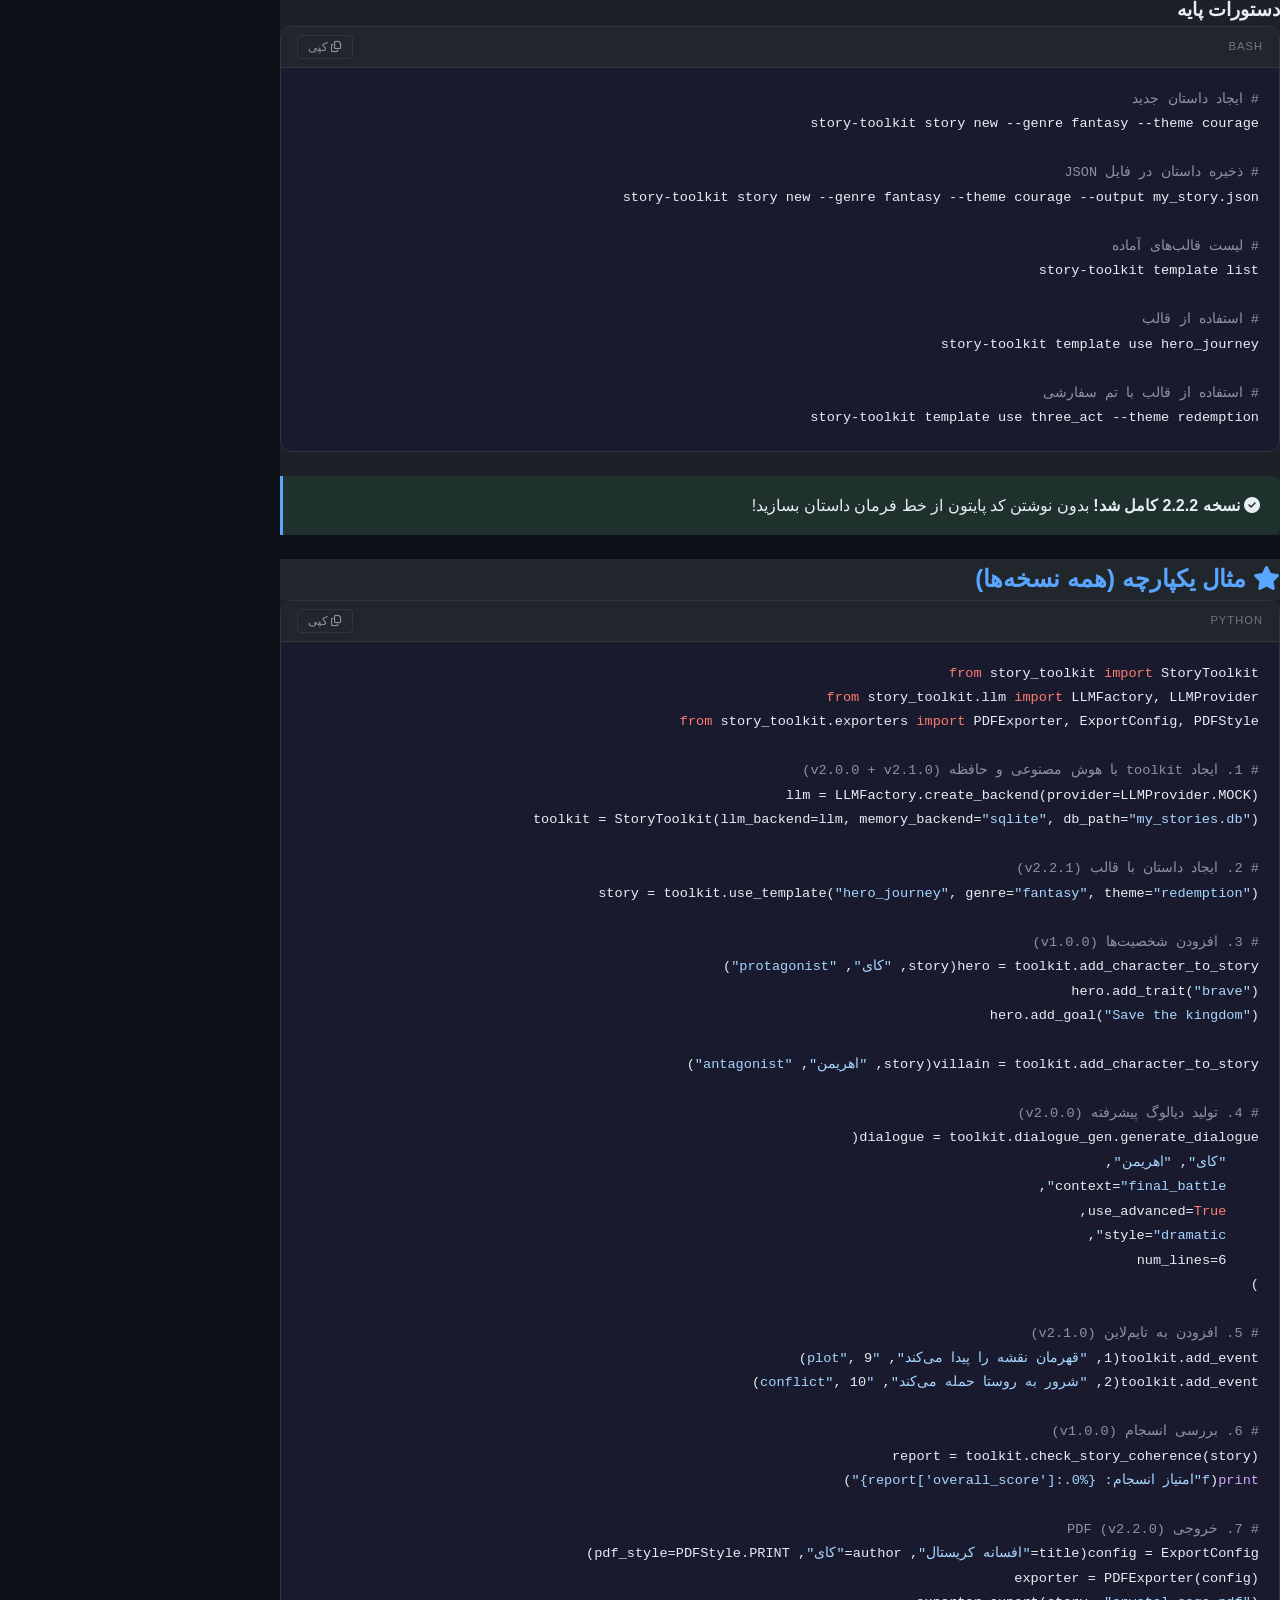
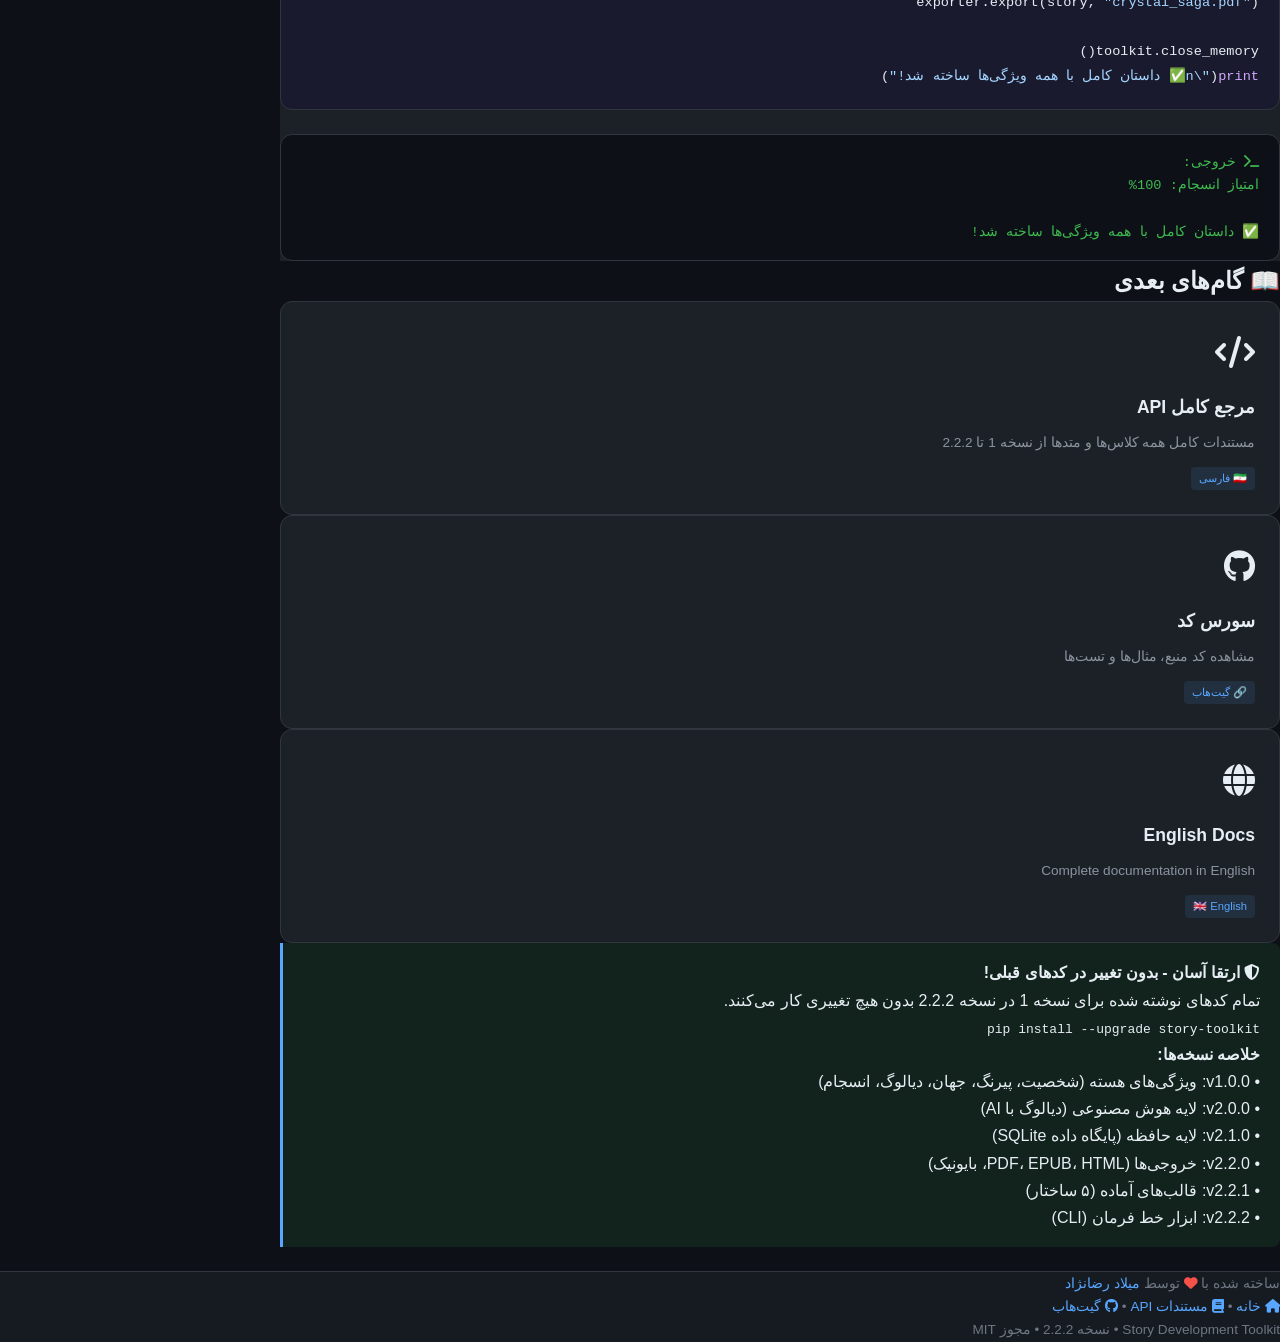
<file: docs/fa-ir/quickstart.html>
<!DOCTYPE html>
<html lang="fa" dir="rtl">
<head>
    <meta charset="UTF-8">
    <meta name="viewport" content="width=device-width, initial-scale=1.0">
    <title>شروع سریع - Story Development Toolkit v2.2.2</title>

    <!-- Bootstrap RTL -->
    <link rel="stylesheet" href="https://lib.arvancloud.ir/bootstrap/5.2.3/css/bootstrap.rtl.css">
    <!-- Font Awesome -->
    <link rel="stylesheet" href="https://lib.arvancloud.ir/font-awesome/6.3.0/css/all.min.css">
    <!-- Custom Styles -->
    <link rel="stylesheet" href="styles.css">
    <link rel="stylesheet" href="../eng/styles.css">
</head>
<body>

    <!-- Navbar -->
    <nav class="navbar navbar-expand-lg sticky-top">
        <div class="container">
            <a class="navbar-brand" href="index.html">
                <i class="fa-solid fa-book-open"></i> Story Toolkit
            </a>
            <button class="navbar-toggler" type="button" data-bs-toggle="collapse" data-bs-target="#navbarNav"
                    style="border-color:var(--border);">
                <span class="navbar-toggler-icon" style="filter:invert(1);"></span>
            </button>
            <div class="collapse navbar-collapse" id="navbarNav">
                <ul class="navbar-nav me-auto mb-2 mb-lg-0">
                    <li class="nav-item">
                        <a class="nav-link" href="index.html"><i class="fa-solid fa-house"></i> خانه</a>
                    </li>
                    <li class="nav-item">
                        <a class="nav-link active" href="quickstart.html"><i class="fa-solid fa-rocket"></i> شروع سریع</a>
                    </li>
                    <li class="nav-item">
                        <a class="nav-link" href="api.html"><i class="fa-solid fa-code"></i> مستندات API</a>
                    </li>
                    <li class="nav-item">
                        <a class="nav-link" href="https://github.com/miladrezanezhad/story-toolkit" target="_blank">
                            <i class="fa-brands fa-github"></i> گیت‌هاب
                        </a>
                    </li>
                    <li class="nav-item">
                        <a class="nav-link" href="../eng/quickstart.html"><i class="fa-solid fa-globe"></i> English</a>
                    </li>
                </ul>
            </div>
        </div>
    </nav>

    <!-- Main Content -->
    <div class="container py-5" style="max-width: 1000px;">

        <!-- Breadcrumb -->
        <nav aria-label="breadcrumb" class="mb-4">
            <ol class="breadcrumb" style="--bs-breadcrumb-divider-color: var(--text-muted);">
                <li class="breadcrumb-item"><a href="index.html" style="color:var(--accent);">خانه</a></li>
                <li class="breadcrumb-item active" style="color:var(--text-secondary);">شروع سریع</li>
            </ol>
        </nav>

        <!-- Header -->
        <h1 class="mb-2"><i class="fa-solid fa-rocket"></i> راهنمای شروع سریع</h1>
        <p class="mb-3" style="font-size:1.1rem;color:var(--text-secondary);">
            راهنمای کامل از نسخه 1.0.0 تا 2.2.2 — قدم به قدم داستان بسازید
        </p>

        <!-- Version Timeline -->
        <div class="note mb-5" style="background:rgba(88,166,255,0.1); border-right-color:var(--accent);">
            <i class="fa-solid fa-timeline"></i>
            <strong>خط زمانی نسخه‌ها:</strong> v1.0.0 (هسته) → v2.0.0 (هوش مصنوعی) → v2.1.0 (حافظه) → v2.2.0 (خروجی) → v2.2.1 (قالب) → v2.2.2 (خط فرمان)
        </div>

        <!-- ============================================================ -->
        <!-- SECTION: v1.0.0 - CORE FEATURES -->
        <!-- ============================================================ -->
        <div class="card mb-5" style="background:var(--bg-card); border-color:var(--border);">
            <div class="card-header" style="background:var(--bg-tertiary);">
                <h2 class="mb-0" style="color:var(--green);"><i class="fa-brands fa-python"></i> نسخه 1.0.0 - ویژگی‌های هسته</h2>
            </div>
            <div class="card-body">

                <h3>مرحله 1: نصب</h3>
                <div class="code-block-wrapper">
                    <div class="code-block-header"><span class="lang-label">bash</span><button class="copy-btn" onclick="copyCode(this)"><i class="fa-regular fa-copy"></i> کپی</button></div>
                    <div class="code-block-body"><pre><code>git clone https://github.com/miladrezanezhad/story-toolkit.git
cd story-toolkit
pip install -r requirements.txt

<span class="cm"># یا نصب مستقیم</span>
pip install -e .</code></pre></div>
                </div>

                <h3>مرحله 2: ساخت اولین داستان</h3>
                <div class="code-block-wrapper">
                    <div class="code-block-header"><span class="lang-label">python</span><button class="copy-btn" onclick="copyCode(this)"><i class="fa-regular fa-copy"></i> کپی</button></div>
                    <div class="code-block-body"><pre><code><span class="kw">from</span> story_toolkit <span class="kw">import</span> StoryToolkit

toolkit = StoryToolkit()
story = toolkit.create_story(genre=<span class="str">"fantasy"</span>, theme=<span class="str">"courage"</span>)

<span class="fn">print</span>(story[<span class="str">"metadata"</span>][<span class="str">"genre"</span>])   <span class="cm"># "fantasy"</span>
<span class="fn">print</span>(story[<span class="str">"metadata"</span>][<span class="str">"theme"</span>])   <span class="cm"># "courage"</span></code></pre></div>
                </div>

                <h3>مرحله 3: افزودن شخصیت‌ها</h3>
                <div class="code-block-wrapper">
                    <div class="code-block-header"><span class="lang-label">python</span><button class="copy-btn" onclick="copyCode(this)"><i class="fa-regular fa-copy"></i> کپی</button></div>
                    <div class="code-block-body"><pre><code>hero = toolkit.add_character_to_story(story, <span class="str">"کای"</span>, <span class="str">"protagonist"</span>)
hero.add_trait(<span class="str">"brave"</span>)
hero.add_trait(<span class="str">"determined"</span>)
hero.add_goal(<span class="str">"Save the kingdom"</span>)
hero.add_skill(<span class="str">"sword_mastery"</span>)

villain = toolkit.add_character_to_story(story, <span class="str">"اهریمن"</span>, <span class="str">"antagonist"</span>)
villain.add_trait(<span class="str">"cunning"</span>)
villain.add_goal(<span class="str">"Conquer the realm"</span>)

hero.add_relationship(<span class="str">"اهریمن"</span>, <span class="str">"enemy"</span>, strength=9)

<span class="fn">print</span>(<span class="str">f"قهرمان: {hero.name}"</span>)
<span class="fn">print</span>(<span class="str">f"شرور: {villain.name}"</span>)</code></pre></div>
                </div>

                <h3>مرحله 4: تولید دیالوگ</h3>
                <div class="code-block-wrapper">
                    <div class="code-block-header"><span class="lang-label">python</span><button class="copy-btn" onclick="copyCode(this)"><i class="fa-regular fa-copy"></i> کپی</button></div>
                    <div class="code-block-body"><pre><code>dialogue = toolkit.dialogue_gen.generate_dialogue(
    <span class="str">"کای"</span>, <span class="str">"اهریمن"</span>,
    context=<span class="str">"conflict"</span>,
    mood=<span class="str">"tense"</span>
)

<span class="kw">for</span> line <span class="kw">in</span> dialogue:
    <span class="fn">print</span>(line)</code></pre></div>
                </div>

                <div class="output-block mb-3">
                    <i class="fa-solid fa-terminal"></i> خروجی:<br>
                    کای: نمی‌تونم باور کنم این کار رو کردی!<br>
                    اهریمن: چاره‌ای برام نذاشتی.<br>
                    کای: همیشه یه راه هست. تو فقط اشتباه انتخاب کردی.
                </div>

                <h3>مرحله 6: بررسی انسجام</h3>
                <div class="code-block-wrapper">
                    <div class="code-block-header"><span class="lang-label">python</span><button class="copy-btn" onclick="copyCode(this)"><i class="fa-regular fa-copy"></i> کپی</button></div>
                    <div class="code-block-body"><pre><code>report = toolkit.check_story_coherence(story)
<span class="fn">print</span>(<span class="str">f"امتیاز انسجام: {report['overall_score']:.0%}"</span>)</code></pre></div>
                </div>

                <div class="output-block mb-3">
                    <i class="fa-solid fa-terminal"></i> خروجی:<br>
                    امتیاز انسجام: 100%
                </div>

                <div class="note" style="background:rgba(63,185,80,0.1);">
                    <i class="fa-solid fa-check-circle"></i>
                    <strong>نسخه 1.0.0 کامل شد!</strong> شما یک داستان با شخصیت‌ها، دیالوگ و بررسی انسجام ساختید!
                </div>
            </div>
        </div>

        <!-- ============================================================ -->
        <!-- SECTION: v2.0.0 - LLM LAYER -->
        <!-- ============================================================ -->
        <div class="card mb-5" style="background:var(--bg-card); border-color:var(--border);">
            <div class="card-header" style="background:var(--bg-tertiary);">
                <h2 class="mb-0" style="color:var(--yellow);"><i class="fa-solid fa-brain"></i> نسخه 2.0.0 - لایه هوش مصنوعی (LLM)</h2>
            </div>
            <div class="card-body">

                <h3>نصب با پشتیبانی هوش مصنوعی</h3>
                <div class="code-block-wrapper">
                    <div class="code-block-header"><span class="lang-label">bash</span><button class="copy-btn" onclick="copyCode(this)"><i class="fa-regular fa-copy"></i> کپی</button></div>
                    <div class="code-block-body"><pre><code>pip install story-toolkit[openai]      <span class="cm"># پشتیبانی از OpenAI</span>
pip install story-toolkit[anthropic]   <span class="cm"># پشتیبانی از Anthropic</span>
pip install story-toolkit[local]       <span class="cm"># مدل محلی (Ollama)</span>
pip install story-toolkit[all]         <span class="cm"># همه پشتیبان‌ها</span></code></pre></div>
                </div>

                <h3>پشتیبان Mock (تست - بدون کلید API)</h3>
                <div class="code-block-wrapper">
                    <div class="code-block-header"><span class="lang-label">python</span><button class="copy-btn" onclick="copyCode(this)"><i class="fa-regular fa-copy"></i> کپی</button></div>
                    <div class="code-block-body"><pre><code><span class="kw">from</span> story_toolkit.llm <span class="kw">import</span> LLMFactory, LLMProvider

llm = LLMFactory.create_backend(provider=LLMProvider.MOCK)
toolkit = StoryToolkit(llm_backend=llm)

status = toolkit.get_llm_status()
<span class="fn">print</span>(status)</code></pre></div>
                </div>

                <h3>دیالوگ پیشرفته با سبک‌های مختلف</h3>
                <div class="code-block-wrapper">
                    <div class="code-block-header"><span class="lang-label">python</span><button class="copy-btn" onclick="copyCode(this)"><i class="fa-regular fa-copy"></i> کپی</button></div>
                    <div class="code-block-body"><pre><code>styles = [<span class="str">"natural"</span>, <span class="str">"dramatic"</span>, <span class="str">"poetic"</span>, <span class="str">"humorous"</span>]

<span class="kw">for</span> style <span class="kw">in</span> styles:
    dialogue = toolkit.dialogue_gen.generate_dialogue(
        <span class="str">"شوالیه"</span>, <span class="str">"اژدها"</span>,
        context=<span class="str">"final_battle"</span>,
        use_advanced=<span class="kw">True</span>,
        style=style,
        num_lines=4
    )
    <span class="fn">print</span>(<span class="str">f"\n--- {style.upper()} ---"</span>)
    <span class="kw">for</span> line <span class="kw">in</span> dialogue:
        <span class="fn">print</span>(line)</code></pre></div>
                </div>

                <div class="note" style="background:rgba(63,185,80,0.1);">
                    <i class="fa-solid fa-check-circle"></i>
                    <strong>نسخه 2.0.0 کامل شد!</strong> می‌توانید دیالوگ‌های پیشرفته با هوش مصنوعی تولید کنید!
                </div>
            </div>
        </div>

        <!-- ============================================================ -->
        <!-- SECTION: v2.1.0 - MEMORY LAYER -->
        <!-- ============================================================ -->
        <div class="card mb-5" style="background:var(--bg-card); border-color:var(--border);">
            <div class="card-header" style="background:var(--bg-tertiary);">
                <h2 class="mb-0" style="color:var(--orange);"><i class="fa-solid fa-database"></i> نسخه 2.1.0 - لایه حافظه (SQLite)</h2>
            </div>
            <div class="card-body">

                <h3>فعال‌سازی حافظه SQLite</h3>
                <div class="code-block-wrapper">
                    <div class="code-block-header"><span class="lang-label">python</span><button class="copy-btn" onclick="copyCode(this)"><i class="fa-regular fa-copy"></i> کپی</button></div>
                    <div class="code-block-body"><pre><code>toolkit = StoryToolkit(memory_backend=<span class="str">"sqlite"</span>, db_path=<span class="str">"stories.db"</span>)

story = toolkit.create_story(
    genre=<span class="str">"fantasy"</span>,
    theme=<span class="str">"courage"</span>,
    name=<span class="str">"داستان حماسی من"</span>,
    save_to_memory=<span class="kw">True</span>
)</code></pre></div>
                </div>

                <h3>افزودن رویداد به تایم‌لاین</h3>
                <div class="code-block-wrapper">
                    <div class="code-block-header"><span class="lang-label">python</span><button class="copy-btn" onclick="copyCode(this)"><i class="fa-regular fa-copy"></i> کپی</button></div>
                    <div class="code-block-body"><pre><code>toolkit.add_event(1, <span class="str">"قهرمان نقشه باستانی را پیدا می‌کند"</span>, <span class="str">"plot"</span>, 9)
toolkit.add_event(2, <span class="str">"شرور به روستا حمله می‌کند"</span>, <span class="str">"conflict"</span>, 10)
toolkit.add_event(3, <span class="str">"قهرمان با مرشد ملاقات می‌کند"</span>, <span class="str">"character_development"</span>, 7)

timeline = toolkit.get_timeline()
<span class="kw">for</span> event <span class="kw">in</span> timeline:
    stars = <span class="str">"⭐"</span> * event.importance + <span class="str">"☆"</span> * (10 - event.importance)
    <span class="fn">print</span>(<span class="str">f"فصل {event.chapter} [{stars}] {event.description}"</span>)</code></pre></div>
                </div>

                <div class="output-block mb-3">
                    <i class="fa-solid fa-terminal"></i> خروجی:<br>
                    فصل 1 [⭐⭐⭐⭐⭐⭐⭐⭐⭐☆] قهرمان نقشه باستانی را پیدا می‌کند<br>
                    فصل 2 [⭐⭐⭐⭐⭐⭐⭐⭐⭐⭐] شرور به روستا حمله می‌کند<br>
                    فصل 3 [⭐⭐⭐⭐⭐⭐⭐☆☆☆] قهرمان با مرشد ملاقات می‌کند
                </div>

                <div class="note" style="background:rgba(63,185,80,0.1);">
                    <i class="fa-solid fa-check-circle"></i>
                    <strong>نسخه 2.1.0 کامل شد!</strong> داستان‌های شما در پایگاه داده SQLite ذخیره می‌شوند!
                </div>
            </div>
        </div>

        <!-- ============================================================ -->
        <!-- SECTION: v2.2.0 - EXPORTERS -->
        <!-- ============================================================ -->
        <div class="card mb-5" style="background:var(--bg-card); border-color:var(--border);">
            <div class="card-header" style="background:var(--bg-tertiary);">
                <h2 class="mb-0" style="color:var(--purple);"><i class="fa-solid fa-file-export"></i> نسخه 2.2.0 - خروجی‌های چندفرمتی</h2>
            </div>
            <div class="card-body">

                <h3>نصب وابستگی‌های خروجی</h3>
                <div class="code-block-wrapper">
                    <div class="code-block-header"><span class="lang-label">bash</span><button class="copy-btn" onclick="copyCode(this)"><i class="fa-regular fa-copy"></i> کپی</button></div>
                    <div class="code-block-body"><pre><code>pip install story-toolkit[export]
<span class="cm"># یا جداگانه:</span>
pip install reportlab   <span class="cm"># خروجی PDF</span>
pip install ebooklib    <span class="cm"># خروجی EPUB</span></code></pre></div>
                </div>

                <h3>خروجی PDF (۳ سبک)</h3>
                <div class="code-block-wrapper">
                    <div class="code-block-header"><span class="lang-label">python</span><button class="copy-btn" onclick="copyCode(this)"><i class="fa-regular fa-copy"></i> کپی</button></div>
                    <div class="code-block-body"><pre><code><span class="kw">from</span> story_toolkit.exporters <span class="kw">import</span> PDFExporter, ExportConfig, PDFStyle

config = ExportConfig(title=<span class="str">"افسانه کریستال"</span>, author=<span class="str">"کای"</span>, pdf_style=PDFStyle.PRINT)
exporter = PDFExporter(config)
exporter.export(story, <span class="str">"story_print.pdf"</span>)</code></pre></div>
                </div>

                <h3>خروجی HTML (۴ قالب)</h3>
                <div class="code-block-wrapper">
                    <div class="code-block-header"><span class="lang-label">python</span><button class="copy-btn" onclick="copyCode(this)"><i class="fa-regular fa-copy"></i> کپی</button></div>
                    <div class="code-block-body"><pre><code><span class="kw">from</span> story_toolkit.exporters <span class="kw">import</span> HTMLExporter, HTMLTemplate

config = ExportConfig(title=<span class="str">"داستان من"</span>, author=<span class="str">"من"</span>, html_template=HTMLTemplate.MODERN)
exporter = HTMLExporter(config)
exporter.export(story, <span class="str">"story.html"</span>)</code></pre></div>
                </div>

                <div class="note" style="background:rgba(63,185,80,0.1);">
                    <i class="fa-solid fa-check-circle"></i>
                    <strong>نسخه 2.2.0 کامل شد!</strong> داستان‌های خود را به PDF، EPUB، HTML خروجی بگیرید!
                </div>
            </div>
        </div>

        <!-- ============================================================ -->
        <!-- SECTION: v2.2.1 - PRE-BUILT TEMPLATES -->
        <!-- ============================================================ -->
        <div class="card mb-5" style="background:var(--bg-card); border-color:var(--border);">
            <div class="card-header" style="background:var(--bg-tertiary);">
                <h2 class="mb-0" style="color:var(--pink);"><i class="fa-solid fa-clone"></i> نسخه 2.2.1 - قالب‌های آماده داستان</h2>
            </div>
            <div class="card-body">

                <h3>قالب‌های موجود</h3>
                <div class="code-block-wrapper">
                    <div class="code-block-header"><span class="lang-label">python</span><button class="copy-btn" onclick="copyCode(this)"><i class="fa-regular fa-copy"></i> کپی</button></div>
                    <div class="code-block-body"><pre><code>templates = toolkit.list_templates()
<span class="kw">for</span> t <span class="kw">in</span> templates:
    <span class="fn">print</span>(<span class="str">f"📋 {t['name']}: {t['stage_count']} مرحله - {t['genre']}"</span>)</code></pre></div>
                </div>

                <div class="output-block mb-3">
                    <i class="fa-solid fa-terminal"></i> خروجی:<br>
                    📋 hero_journey: 12 مرحله - fantasy, adventure<br>
                    📋 three_act: 3 مرحله - general<br>
                    📋 mystery_clues: 5 مرحله - mystery<br>
                    📋 romance_beat: 15 مرحله - romance<br>
                    📋 horror_cycle: 6 مرحله - horror
                </div>

                <h3>سفر قهرمان (۱۲ مرحله)</h3>
                <div class="code-block-wrapper">
                    <div class="code-block-header"><span class="lang-label">python</span><button class="copy-btn" onclick="copyCode(this)"><i class="fa-regular fa-copy"></i> کپی</button></div>
                    <div class="code-block-body"><pre><code>story = toolkit.use_template(<span class="str">"hero_journey"</span>, genre=<span class="str">"fantasy"</span>, theme=<span class="str">"redemption"</span>)

<span class="kw">for</span> i, stage <span class="kw">in</span> enumerate(story[<span class="str">'plot'</span>][<span class="str">'main_plot'</span>], 1):
    <span class="fn">print</span>(<span class="str">f"{i}. {stage['name']}"</span>)</code></pre></div>
                </div>

                <div class="output-block mb-3">
                    <i class="fa-solid fa-terminal"></i> خروجی:<br>
                    1. جهان عادی<br>
                    2. فراخوانی ماجراجویی<br>
                    3. امتناع از فراخوانی<br>
                    4. ملاقات با مرشد<br>
                    5. عبور از آستانه<br>
                    6. آزمون‌ها، متحدان و دشمنان<br>
                    7. نزدیک شدن به غار درونی<br>
                    8. مصیبت بزرگ<br>
                    9. پاداش<br>
                    10. راه بازگشت<br>
                    11. رستاخیز<br>
                    12. بازگشت با اکسیر
                </div>

                <div class="note" style="background:rgba(63,185,80,0.1);">
                    <i class="fa-solid fa-check-circle"></i>
                    <strong>نسخه 2.2.1 کامل شد!</strong> با ۵ قالب آماده فوری نوشتن را شروع کنید!
                </div>
            </div>
        </div>

        <!-- ============================================================ -->
        <!-- SECTION: v2.2.2 - CLI TOOL -->
        <!-- ============================================================ -->
        <div class="card mb-5" style="background:var(--bg-card); border-color:var(--green);">
            <div class="card-header" style="background:var(--bg-tertiary);">
                <h2 class="mb-0" style="color:var(--green);"><i class="fa-solid fa-terminal"></i> نسخه 2.2.2 - ابزار خط فرمان (CLI)</h2>
            </div>
            <div class="card-body">

                <h3>دستورات پایه</h3>
                <div class="code-block-wrapper">
                    <div class="code-block-header"><span class="lang-label">bash</span><button class="copy-btn" onclick="copyCode(this)"><i class="fa-regular fa-copy"></i> کپی</button></div>
                    <div class="code-block-body"><pre><code><span class="cm"># ایجاد داستان جدید</span>
story-toolkit story new --genre fantasy --theme courage

<span class="cm"># ذخیره داستان در فایل JSON</span>
story-toolkit story new --genre fantasy --theme courage --output my_story.json

<span class="cm"># لیست قالب‌های آماده</span>
story-toolkit template list

<span class="cm"># استفاده از قالب</span>
story-toolkit template use hero_journey

<span class="cm"># استفاده از قالب با تم سفارشی</span>
story-toolkit template use three_act --theme redemption</code></pre></div>
                </div>

                <div class="note" style="background:rgba(63,185,80,0.1);">
                    <i class="fa-solid fa-check-circle"></i>
                    <strong>نسخه 2.2.2 کامل شد!</strong> بدون نوشتن کد پایتون از خط فرمان داستان بسازید!
                </div>
            </div>
        </div>

        <!-- ============================================================ -->
        <!-- FULL INTEGRATION EXAMPLE -->
        <!-- ============================================================ -->
        <div class="card mb-5" style="background:var(--bg-card); border-color:var(--accent);">
            <div class="card-header" style="background:var(--bg-tertiary);">
                <h2 class="mb-0" style="color:var(--accent);"><i class="fa-solid fa-star"></i> مثال یکپارچه (همه نسخه‌ها)</h2>
            </div>
            <div class="card-body">

                <div class="code-block-wrapper">
                    <div class="code-block-header"><span class="lang-label">python</span><button class="copy-btn" onclick="copyCode(this)"><i class="fa-regular fa-copy"></i> کپی</button></div>
                    <div class="code-block-body"><pre><code><span class="kw">from</span> story_toolkit <span class="kw">import</span> StoryToolkit
<span class="kw">from</span> story_toolkit.llm <span class="kw">import</span> LLMFactory, LLMProvider
<span class="kw">from</span> story_toolkit.exporters <span class="kw">import</span> PDFExporter, ExportConfig, PDFStyle

<span class="cm"># 1. ایجاد toolkit با هوش مصنوعی و حافظه (v2.0.0 + v2.1.0)</span>
llm = LLMFactory.create_backend(provider=LLMProvider.MOCK)
toolkit = StoryToolkit(llm_backend=llm, memory_backend=<span class="str">"sqlite"</span>, db_path=<span class="str">"my_stories.db"</span>)

<span class="cm"># 2. ایجاد داستان با قالب (v2.2.1)</span>
story = toolkit.use_template(<span class="str">"hero_journey"</span>, genre=<span class="str">"fantasy"</span>, theme=<span class="str">"redemption"</span>)

<span class="cm"># 3. افزودن شخصیت‌ها (v1.0.0)</span>
hero = toolkit.add_character_to_story(story, <span class="str">"کای"</span>, <span class="str">"protagonist"</span>)
hero.add_trait(<span class="str">"brave"</span>)
hero.add_goal(<span class="str">"Save the kingdom"</span>)

villain = toolkit.add_character_to_story(story, <span class="str">"اهریمن"</span>, <span class="str">"antagonist"</span>)

<span class="cm"># 4. تولید دیالوگ پیشرفته (v2.0.0)</span>
dialogue = toolkit.dialogue_gen.generate_dialogue(
    <span class="str">"کای"</span>, <span class="str">"اهریمن"</span>,
    context=<span class="str">"final_battle"</span>,
    use_advanced=<span class="kw">True</span>,
    style=<span class="str">"dramatic"</span>,
    num_lines=6
)

<span class="cm"># 5. افزودن به تایم‌لاین (v2.1.0)</span>
toolkit.add_event(1, <span class="str">"قهرمان نقشه را پیدا می‌کند"</span>, <span class="str">"plot"</span>, 9)
toolkit.add_event(2, <span class="str">"شرور به روستا حمله می‌کند"</span>, <span class="str">"conflict"</span>, 10)

<span class="cm"># 6. بررسی انسجام (v1.0.0)</span>
report = toolkit.check_story_coherence(story)
<span class="fn">print</span>(<span class="str">f"امتیاز انسجام: {report['overall_score']:.0%}"</span>)

<span class="cm"># 7. خروجی PDF (v2.2.0)</span>
config = ExportConfig(title=<span class="str">"افسانه کریستال"</span>, author=<span class="str">"کای"</span>, pdf_style=PDFStyle.PRINT)
exporter = PDFExporter(config)
exporter.export(story, <span class="str">"crystal_saga.pdf"</span>)

toolkit.close_memory()
<span class="fn">print</span>(<span class="str">"\n✅ داستان کامل با همه ویژگی‌ها ساخته شد!"</span>)</code></pre></div>
                </div>

                <div class="output-block mb-3">
                    <i class="fa-solid fa-terminal"></i> خروجی:<br>
                    امتیاز انسجام: 100%<br><br>
                    ✅ داستان کامل با همه ویژگی‌ها ساخته شد!
                </div>

            </div>
        </div>

        <!-- Next Steps -->
        <h2 class="mb-3 mt-5">📖 گام‌های بعدی</h2>
        <div class="row g-4">
            <div class="col-md-4">
                <a href="api.html" class="doc-card">
                    <div class="doc-icon"><i class="fa-solid fa-code"></i></div>
                    <h3>مرجع کامل API</h3>
                    <p>مستندات کامل همه کلاس‌ها و متدها از نسخه 1 تا 2.2.2</p>
                    <span class="lang-tag">🇮🇷 فارسی</span>
                </a>
            </div>
            <div class="col-md-4">
                <a href="https://github.com/miladrezanezhad/story-toolkit" class="doc-card" target="_blank">
                    <div class="doc-icon"><i class="fa-brands fa-github"></i></div>
                    <h3>سورس کد</h3>
                    <p>مشاهده کد منبع، مثال‌ها و تست‌ها</p>
                    <span class="lang-tag">🔗 گیت‌هاب</span>
                </a>
            </div>
            <div class="col-md-4">
                <a href="../eng/quickstart.html" class="doc-card">
                    <div class="doc-icon"><i class="fa-solid fa-globe"></i></div>
                    <h3>English Docs</h3>
                    <p>Complete documentation in English</p>
                    <span class="lang-tag">🇬🇧 English</span>
                </a>
            </div>
        </div>

        <!-- Easy Upgrade Note -->
        <div class="note mt-5" style="background:rgba(63,185,80,0.1);">
            <i class="fa-solid fa-shield-alt"></i>
            <strong>ارتقا آسان - بدون تغییر در کدهای قبلی!</strong><br>
            تمام کدهای نوشته شده برای نسخه 1 در نسخه 2.2.2 بدون هیچ تغییری کار می‌کنند.<br>
            <code>pip install --upgrade story-toolkit</code>
<br>
            
            <strong>خلاصه نسخه‌ها:</strong><br>
            • v1.0.0: ویژگی‌های هسته (شخصیت، پیرنگ، جهان، دیالوگ، انسجام)<br>
            • v2.0.0: لایه هوش مصنوعی (دیالوگ با AI)<br>
            • v2.1.0: لایه حافظه (پایگاه داده SQLite)<br>
            • v2.2.0: خروجی‌ها (PDF، EPUB، HTML، بایونیک)<br>
            • v2.2.1: قالب‌های آماده (۵ ساختار)<br>
            • v2.2.2: ابزار خط فرمان (CLI)
        </div>

    </div>

    <!-- Footer -->
    <footer class="footer py-4 mt-5">
        <div class="container text-center">
            <p class="mb-2">
                ساخته شده با <i class="fa-solid fa-heart" style="color:var(--red);"></i> توسط
                <a href="https://github.com/miladrezanezhad">میلاد رضانژاد</a>
            </p>
            <div class="d-flex justify-content-center gap-3 flex-wrap">
                <a href="index.html"><i class="fa-solid fa-house"></i> خانه</a>
                <span class="text-muted">•</span>
                <a href="api.html"><i class="fa-solid fa-book"></i> مستندات API</a>
                <span class="text-muted">•</span>
                <a href="https://github.com/miladrezanezhad/story-toolkit"><i class="fa-brands fa-github"></i> گیت‌هاب</a>
            </div>
            <p class="mt-2 text-muted">Story Development Toolkit • نسخه 2.2.2 • مجوز MIT</p>
        </div>
    </footer>

    <!-- Bootstrap JS -->
    <script src="https://lib.arvancloud.ir/bootstrap/5.2.3/js/bootstrap.js"></script>
    <!-- Custom Script -->
    <script src="script.js"></script>
</body>
</html>
</file>
<file: docs/eng/styles.css>
/* ============================================
   Story Development Toolkit - English Styles
   Bootstrap + Dark Theme
   Author: Milad Rezanezhad
   GitHub: https://github.com/miladrezanezhad
   ============================================ */

:root {
    --bg-primary: #0d1117;
    --bg-secondary: #161b22;
    --bg-tertiary: #21262d;
    --bg-card: #1c2128;
    --border: #30363d;
    --text-primary: #e6edf3;
    --text-secondary: #8b949e;
    --text-muted: #6e7681;
    --accent: #58a6ff;
    --accent-hover: #79c0ff;
    --green: #3fb950;
    --yellow: #d2991d;
    --orange: #f0883e;
    --purple: #a371f7;
    --pink: #db61a2;
    --red: #f85149;
    --code-bg: #1a1a2e;
    --code-keyword: #ff7b72;
    --code-string: #a5d6ff;
    --code-function: #d2a8ff;
    --code-comment: #8b949e;
    --radius: 12px;
    --radius-sm: 8px;
    --transition: 0.3s ease;
    --font: -apple-system, BlinkMacSystemFont, 'Segoe UI', 'Noto Sans', Helvetica, Arial, sans-serif;
    --font-mono: 'JetBrains Mono', 'Fira Code', 'Consolas', 'Monaco', monospace;
}

/* Base */
* {
    margin: 0;
    padding: 0;
    box-sizing: border-box;
}

body {
    font-family: var(--font);
    background-color: var(--bg-primary);
    color: var(--text-primary);
    line-height: 1.7;
}

a {
    color: var(--accent);
    text-decoration: none;
    transition: var(--transition);
}
a:hover {
    color: var(--accent-hover);
}

/* ============================================
   Navbar
   ============================================ */
.navbar {
    background: var(--bg-secondary) !important;
    border-bottom: 1px solid var(--border);
    backdrop-filter: blur(10px);
}
.navbar-brand {
    font-weight: 700;
    color: var(--text-primary) !important;
}
.nav-link {
    color: var(--text-secondary) !important;
    transition: var(--transition);
}
.nav-link:hover,
.nav-link.active {
    color: var(--accent) !important;
}

/* ============================================
   Hero Section
   ============================================ */
.hero-section {
    background: linear-gradient(180deg, #0d1117 0%, #161b22 100%);
    border-bottom: 1px solid var(--border);
    position: relative;
    overflow: hidden;
}
.hero-section::before {
    content: '';
    position: absolute;
    top: -50%;
    left: -50%;
    width: 200%;
    height: 200%;
    background: radial-gradient(circle at 30% 50%, rgba(88, 166, 255, 0.04) 0%, transparent 50%),
                radial-gradient(circle at 70% 50%, rgba(163, 113, 247, 0.04) 0%, transparent 50%);
    animation: heroGlow 10s ease-in-out infinite;
}
@keyframes heroGlow {
    0%, 100% { transform: rotate(0deg); }
    50% { transform: rotate(180deg); }
}
.hero-logo {
    font-size: 4rem;
    animation: float 3s ease-in-out infinite;
    position: relative;
    z-index: 1;
}
@keyframes float {
    0%, 100% { transform: translateY(0); }
    50% { transform: translateY(-10px); }
}
.hero-title {
    font-size: 3rem;
    font-weight: 900;
    background: linear-gradient(135deg, #58a6ff, #a371f7, #db61a2);
    -webkit-background-clip: text;
    -webkit-text-fill-color: transparent;
    background-clip: text;
    position: relative;
    z-index: 1;
    line-height: 1.3;
}
.hero-subtitle {
    color: var(--text-secondary);
    font-size: 1.2rem;
    position: relative;
    z-index: 1;
}

/* ============================================
   Language Selection Page (docs/index.html)
   ============================================ */
.lang-select-section {
    min-height: 100vh;
    display: flex;
    align-items: center;
    justify-content: center;
    background: linear-gradient(180deg, #0d1117 0%, #161b22 100%);
    position: relative;
    overflow: hidden;
}
.lang-select-section::before {
    content: '';
    position: absolute;
    top: -50%;
    left: -50%;
    width: 200%;
    height: 200%;
    background: radial-gradient(circle at 30% 50%, rgba(88, 166, 255, 0.04) 0%, transparent 50%),
                radial-gradient(circle at 70% 50%, rgba(163, 113, 247, 0.04) 0%, transparent 50%);
    animation: heroGlow 10s ease-in-out infinite;
}
.lang-card {
    background: var(--bg-card);
    border: 2px solid var(--border);
    border-radius: var(--radius);
    padding: 3rem 2rem;
    text-align: center;
    text-decoration: none;
    transition: all 0.3s ease;
    position: relative;
    overflow: hidden;
    display: block;
    height: 100%;
}
.lang-card::before {
    content: '';
    position: absolute;
    top: 0;
    left: 0;
    right: 0;
    height: 3px;
    background: linear-gradient(90deg, #58a6ff, #a371f7, #db61a2);
    opacity: 0;
    transition: opacity 0.3s ease;
}
.lang-card:hover {
    transform: translateY(-8px);
    box-shadow: 0 20px 50px rgba(0, 0, 0, 0.4);
    border-color: var(--accent);
    text-decoration: none;
    color: var(--text-primary);
}
.lang-card:hover::before {
    opacity: 1;
}
.lang-flag {
    font-size: 5rem;
    margin-bottom: 1.5rem;
    display: block;
    animation: float 3s ease-in-out infinite;
}
.lang-card:hover .lang-flag {
    animation: bounce 0.6s ease;
}
@keyframes bounce {
    0%, 100% { transform: translateY(0); }
    40% { transform: translateY(-15px); }
    60% { transform: translateY(-5px); }
}
.lang-name {
    font-size: 1.8rem;
    font-weight: 700;
    margin-bottom: 0.75rem;
    color: var(--text-primary);
}
.lang-native {
    font-size: 1.2rem;
    color: var(--text-secondary);
    margin-bottom: 1rem;
}
.lang-desc {
    font-size: 0.9rem;
    color: var(--text-muted);
    line-height: 1.6;
}
.lang-badge {
    display: inline-block;
    padding: 6px 14px;
    border-radius: 20px;
    font-size: 0.8rem;
    font-weight: 600;
    margin-top: 1rem;
    background: rgba(88, 166, 255, 0.1);
    color: var(--accent);
    border: 1px solid rgba(88, 166, 255, 0.2);
}
.version-badge {
    display: inline-block;
    background: rgba(63, 185, 80, 0.2);
    color: var(--green);
    padding: 4px 12px;
    border-radius: 20px;
    font-size: 0.75rem;
    font-weight: 600;
    margin-left: 8px;
}
.logo-section {
    position: relative;
    z-index: 1;
    margin-bottom: 3rem;
}
.logo-icon {
    font-size: 4rem;
    margin-bottom: 1rem;
    animation: float 3s ease-in-out infinite;
}
.logo-title {
    font-size: 2.5rem;
    font-weight: 900;
    background: linear-gradient(135deg, #58a6ff, #a371f7, #db61a2);
    -webkit-background-clip: text;
    -webkit-text-fill-color: transparent;
    background-clip: text;
}
.logo-subtitle {
    color: var(--text-secondary);
    font-size: 1.1rem;
    margin-top: 0.5rem;
}
.divider-text {
    display: flex;
    align-items: center;
    gap: 1rem;
    color: var(--text-muted);
    font-size: 0.85rem;
    margin: 1.5rem 0;
}
.divider-text::before,
.divider-text::after {
    content: '';
    flex: 1;
    height: 1px;
    background: var(--border);
}
.llm-badge {
    display: inline-block;
    background: rgba(88, 166, 255, 0.15);
    color: #58a6ff;
    padding: 2px 8px;
    border-radius: 12px;
    font-size: 0.7rem;
    font-weight: 600;
    margin-right: 8px;
}
.footer-note {
    color: var(--text-muted);
    font-size: 0.8rem;
}
.footer-note a {
    color: var(--accent);
    text-decoration: none;
}
.footer-note a:hover {
    text-decoration: underline;
}

/* ============================================
   Badges
   ============================================ */
.badge-custom {
    display: inline-flex;
    align-items: center;
    gap: 6px;
    padding: 6px 14px;
    border-radius: 20px;
    font-size: 0.8rem;
    font-weight: 600;
    border: 1px solid var(--border);
}
.badge-python { background: rgba(88, 166, 255, 0.1); color: var(--accent); }
.badge-version { background: rgba(63, 185, 80, 0.1); color: var(--green); }
.badge-license { background: rgba(210, 153, 29, 0.1); color: var(--yellow); }
.badge-author { background: rgba(163, 113, 247, 0.1); color: var(--purple); }

/* ============================================
   Buttons
   ============================================ */
.btn-primary-custom {
    background: var(--accent);
    color: #fff;
    border: none;
    padding: 12px 28px;
    border-radius: var(--radius-sm);
    font-weight: 600;
    transition: var(--transition);
}
.btn-primary-custom:hover {
    background: var(--accent-hover);
    color: #fff;
    transform: translateY(-2px);
    box-shadow: 0 8px 25px rgba(88, 166, 255, 0.3);
}
.btn-outline-custom {
    background: transparent;
    color: var(--text-primary);
    border: 1px solid var(--border);
    padding: 12px 28px;
    border-radius: var(--radius-sm);
    font-weight: 600;
    transition: var(--transition);
}
.btn-outline-custom:hover {
    background: var(--bg-tertiary);
    color: var(--text-primary);
    border-color: var(--text-muted);
    transform: translateY(-2px);
}

/* ============================================
   Section Titles
   ============================================ */
.section-title {
    font-size: 2rem;
    font-weight: 700;
    text-align: center;
    margin-bottom: 3rem;
}

/* ============================================
   Feature Cards
   ============================================ */
.feature-card {
    background: var(--bg-card);
    border: 1px solid var(--border);
    border-radius: var(--radius);
    padding: 2rem;
    transition: var(--transition);
    position: relative;
    overflow: hidden;
    height: 100%;
}
.feature-card::before {
    content: '';
    position: absolute;
    top: 0; left: 0; right: 0;
    height: 3px;
    background: linear-gradient(90deg, #58a6ff, #a371f7, #db61a2);
    opacity: 0;
    transition: var(--transition);
}
.feature-card:hover {
    transform: translateY(-5px);
    box-shadow: 0 12px 40px rgba(0, 0, 0, 0.3);
    border-color: var(--text-muted);
}
.feature-card:hover::before { opacity: 1; }
.feature-card .feature-icon {
    font-size: 2.5rem;
    margin-bottom: 1rem;
}
.feature-card h3 {
    font-size: 1.25rem;
    margin-bottom: 0.75rem;
}
.feature-card p {
    font-size: 0.9rem;
    color: var(--text-secondary);
    line-height: 1.8;
}

/* ============================================
   Code Blocks
   ============================================ */
.code-block-wrapper {
    background: var(--code-bg);
    border: 1px solid var(--border);
    border-radius: var(--radius);
    overflow: hidden;
    margin-bottom: 1.5rem;
    position: relative;
}
.code-block-header {
    display: flex;
    justify-content: space-between;
    align-items: center;
    padding: 8px 16px;
    background: var(--bg-tertiary);
    border-bottom: 1px solid var(--border);
}
.code-block-header .lang-label {
    font-size: 0.7rem;
    color: var(--text-muted);
    text-transform: uppercase;
    letter-spacing: 1px;
}
.code-block-header .copy-btn {
    background: transparent;
    border: 1px solid var(--border);
    color: var(--text-secondary);
    padding: 4px 10px;
    border-radius: 4px;
    font-size: 0.75rem;
    cursor: pointer;
    transition: var(--transition);
}
.code-block-header .copy-btn:hover {
    background: var(--bg-primary);
    color: var(--accent);
    border-color: var(--accent);
}
.code-block-header .copy-btn.copied {
    color: var(--green);
    border-color: var(--green);
}
.code-block-body {
    padding: 20px;
    overflow-x: auto;
}
.code-block-body pre {
    margin: 0;
}
.code-block-body code {
    font-family: var(--font-mono);
    font-size: 0.85rem;
    line-height: 1.8;
    color: var(--text-primary);
}
.kw { color: var(--code-keyword); }
.str { color: var(--code-string); }
.fn { color: var(--code-function); }
.cm { color: var(--code-comment); }

/* ============================================
   Output Block
   ============================================ */
.output-block {
    background: var(--bg-primary);
    border: 1px solid var(--border);
    border-radius: var(--radius);
    padding: 16px 20px;
    font-family: var(--font-mono);
    font-size: 0.85rem;
    color: var(--green);
    margin-top: 1rem;
}

/* ============================================
   Stats
   ============================================ */
.stat-item {
    background: var(--bg-card);
    border: 1px solid var(--border);
    border-radius: var(--radius);
    padding: 2rem 1rem;
    text-align: center;
    transition: var(--transition);
}
.stat-item:hover {
    transform: translateY(-3px);
    box-shadow: 0 8px 25px rgba(0, 0, 0, 0.2);
    border-color: var(--accent);
}
.stat-icon { font-size: 1.8rem; margin-bottom: 0.5rem; }
.stat-number {
    font-size: 2.5rem;
    font-weight: 900;
    background: linear-gradient(135deg, #58a6ff, #a371f7);
    -webkit-background-clip: text;
    -webkit-text-fill-color: transparent;
    background-clip: text;
    line-height: 1.2;
}
.stat-label {
    color: var(--text-secondary);
    font-size: 0.85rem;
    margin-top: 0.5rem;
}

/* ============================================
   Doc Cards
   ============================================ */
.doc-card {
    background: var(--bg-card);
    border: 1px solid var(--border);
    border-radius: var(--radius);
    padding: 1.5rem;
    text-decoration: none;
    transition: var(--transition);
    display: block;
    height: 100%;
    color: var(--text-primary);
}
.doc-card:hover {
    transform: translateY(-3px);
    box-shadow: 0 8px 30px rgba(0, 0, 0, 0.3);
    border-color: var(--accent);
    color: var(--text-primary);
}
.doc-card .doc-icon { font-size: 2rem; margin-bottom: 0.75rem; }
.doc-card h3 { font-size: 1.1rem; margin-bottom: 0.5rem; }
.doc-card p { font-size: 0.85rem; color: var(--text-secondary); line-height: 1.8; }
.doc-card .lang-tag {
    display: inline-block;
    font-size: 0.7rem;
    padding: 2px 8px;
    border-radius: 4px;
    margin-top: 0.75rem;
    background: rgba(88, 166, 255, 0.1);
    color: var(--accent);
}

/* ============================================
   Dark Sections
   ============================================ */
.bg-dark-section {
    background: var(--bg-secondary);
    border-top: 1px solid var(--border);
    border-bottom: 1px solid var(--border);
}

/* ============================================
   Notes
   ============================================ */
.note {
    border-left: 3px solid var(--accent);
    background-color: rgba(88, 166, 255, 0.05);
    padding: 16px 20px;
    border-radius: 0 var(--radius-sm) var(--radius-sm) 0;
    margin-bottom: 1.5rem;
}

/* ============================================
   Sidebar (API Documentation)
   ============================================ */
.sidebar-custom {
    background: var(--bg-secondary);
    border: 1px solid var(--border);
    border-radius: var(--radius);
    padding: 24px 20px;
    position: sticky;
    top: 76px;
    max-height: calc(100vh - 100px);
    overflow-y: auto;
}
.sidebar-custom h5 {
    font-size: 1rem;
    font-weight: 700;
    color: var(--text-primary);
    padding-bottom: 12px;
    margin-bottom: 16px;
    border-bottom: 1px solid var(--border);
}
.sidebar-custom h5 i {
    color: var(--accent);
}
.nav-link-sidebar {
    display: flex;
    align-items: center;
    gap: 10px;
    padding: 8px 12px;
    border-radius: 6px;
    color: var(--text-secondary) !important;
    text-decoration: none;
    font-size: 0.85rem;
    font-weight: 500;
    transition: all 0.2s ease;
    margin-bottom: 2px;
}
.nav-link-sidebar i {
    font-size: 0.9rem;
    width: 20px;
    text-align: center;
    color: var(--text-muted);
    transition: color 0.2s ease;
}
.nav-link-sidebar:hover {
    background: var(--bg-tertiary);
    color: var(--text-primary) !important;
}
.nav-link-sidebar:hover i {
    color: var(--accent);
}
.nav-link-sidebar.active {
    background: rgba(88, 166, 255, 0.1);
    color: var(--accent) !important;
    border-left: 2px solid var(--accent);
}
.nav-link-sidebar.active i {
    color: var(--accent);
}
.sidebar-custom::-webkit-scrollbar { width: 4px; }
.sidebar-custom::-webkit-scrollbar-track { background: transparent; }
.sidebar-custom::-webkit-scrollbar-thumb { background: var(--border); border-radius: 2px; }
.sidebar-custom::-webkit-scrollbar-thumb:hover { background: var(--text-muted); }

/* ============================================
   Tables
   ============================================ */
.table {
    color: var(--text-primary);
    --bs-table-bg: transparent;
    --bs-table-striped-bg: var(--bg-tertiary);
    --bs-table-hover-bg: rgba(88, 166, 255, 0.05);
}
.table td:first-child {
    color: var(--pink);
    font-family: var(--font-mono);
    font-size: 0.85rem;
}

/* ============================================
   API Method Cards
   ============================================ */
.api-method {
    border: 1px solid var(--border);
    border-radius: var(--radius);
    padding: 20px;
    background: var(--bg-card);
}
.api-method h5 {
    color: var(--accent);
    font-family: var(--font-mono);
}

/* ============================================
   Footer
   ============================================ */
.footer {
    background: var(--bg-secondary);
    border-top: 1px solid var(--border);
    color: var(--text-muted);
    font-size: 0.85rem;
}
.footer a { color: var(--accent); }
.footer a:hover { color: var(--accent-hover); }

/* ============================================
   Toast Notifications
   ============================================ */
.toast-copy {
    position: fixed;
    bottom: 20px;
    right: 20px;
    background: var(--green);
    color: #fff;
    padding: 10px 20px;
    border-radius: 8px;
    font-size: 0.85rem;
    z-index: 9999;
    opacity: 0;
    transform: translateY(10px);
    transition: all 0.3s ease;
}
.toast-copy.show {
    opacity: 1;
    transform: translateY(0);
}
.toast-copy.error {
    background: var(--red);
}

/* ============================================
   Scrollbar (Global)
   ============================================ */
::-webkit-scrollbar { width: 6px; height: 6px; }
::-webkit-scrollbar-track { background: var(--bg-primary); }
::-webkit-scrollbar-thumb { background: var(--border); border-radius: 3px; }
::-webkit-scrollbar-thumb:hover { background: var(--text-muted); }

/* ============================================
   Responsive
   ============================================ */
@media (max-width: 991px) {
    .sidebar-custom { display: none; }
}
@media (max-width: 768px) {
    .hero-title { font-size: 2rem; }
    .hero-logo { font-size: 3rem; }
    .section-title { font-size: 1.5rem; }
    .lang-card { padding: 2rem 1rem; }
    .lang-name { font-size: 1.3rem; }
    .lang-flag { font-size: 3rem; }
}
</file>
<file: docs/fa-ir/styles.css>
/* ============================================
   Story Development Toolkit - Persian Styles
   Bootstrap RTL + Dark Theme
   Author: Milad Rezanezhad
   GitHub: https://github.com/miladrezanezhad
   ============================================ */

@import url('https://lib.arvancloud.ir/vazir-font/33.003/Vazirmatn-font-face.css');

:root {
    --bg-primary: #0d1117;
    --bg-secondary: #161b22;
    --bg-tertiary: #21262d;
    --bg-card: #1c2128;
    --border: #30363d;
    --text-primary: #e6edf3;
    --text-secondary: #8b949e;
    --text-muted: #6e7681;
    --accent: #58a6ff;
    --accent-hover: #79c0ff;
    --green: #3fb950;
    --yellow: #d2991d;
    --orange: #f0883e;
    --purple: #a371f7;
    --pink: #db61a2;
    --red: #f85149;
    --code-bg: #1a1a2e;
    --code-keyword: #ff7b72;
    --code-string: #a5d6ff;
    --code-function: #d2a8ff;
    --code-comment: #8b949e;
    --radius: 12px;
    --radius-sm: 8px;
    --transition: 0.3s ease;
    --font-fa: 'Vazirmatn', 'Tahoma', sans-serif;
    --font-mono: 'JetBrains Mono', 'Fira Code', 'Consolas', 'Monaco', monospace;
}

/* Base */
body {
    font-family: var(--font-fa);
  

}
</file>
